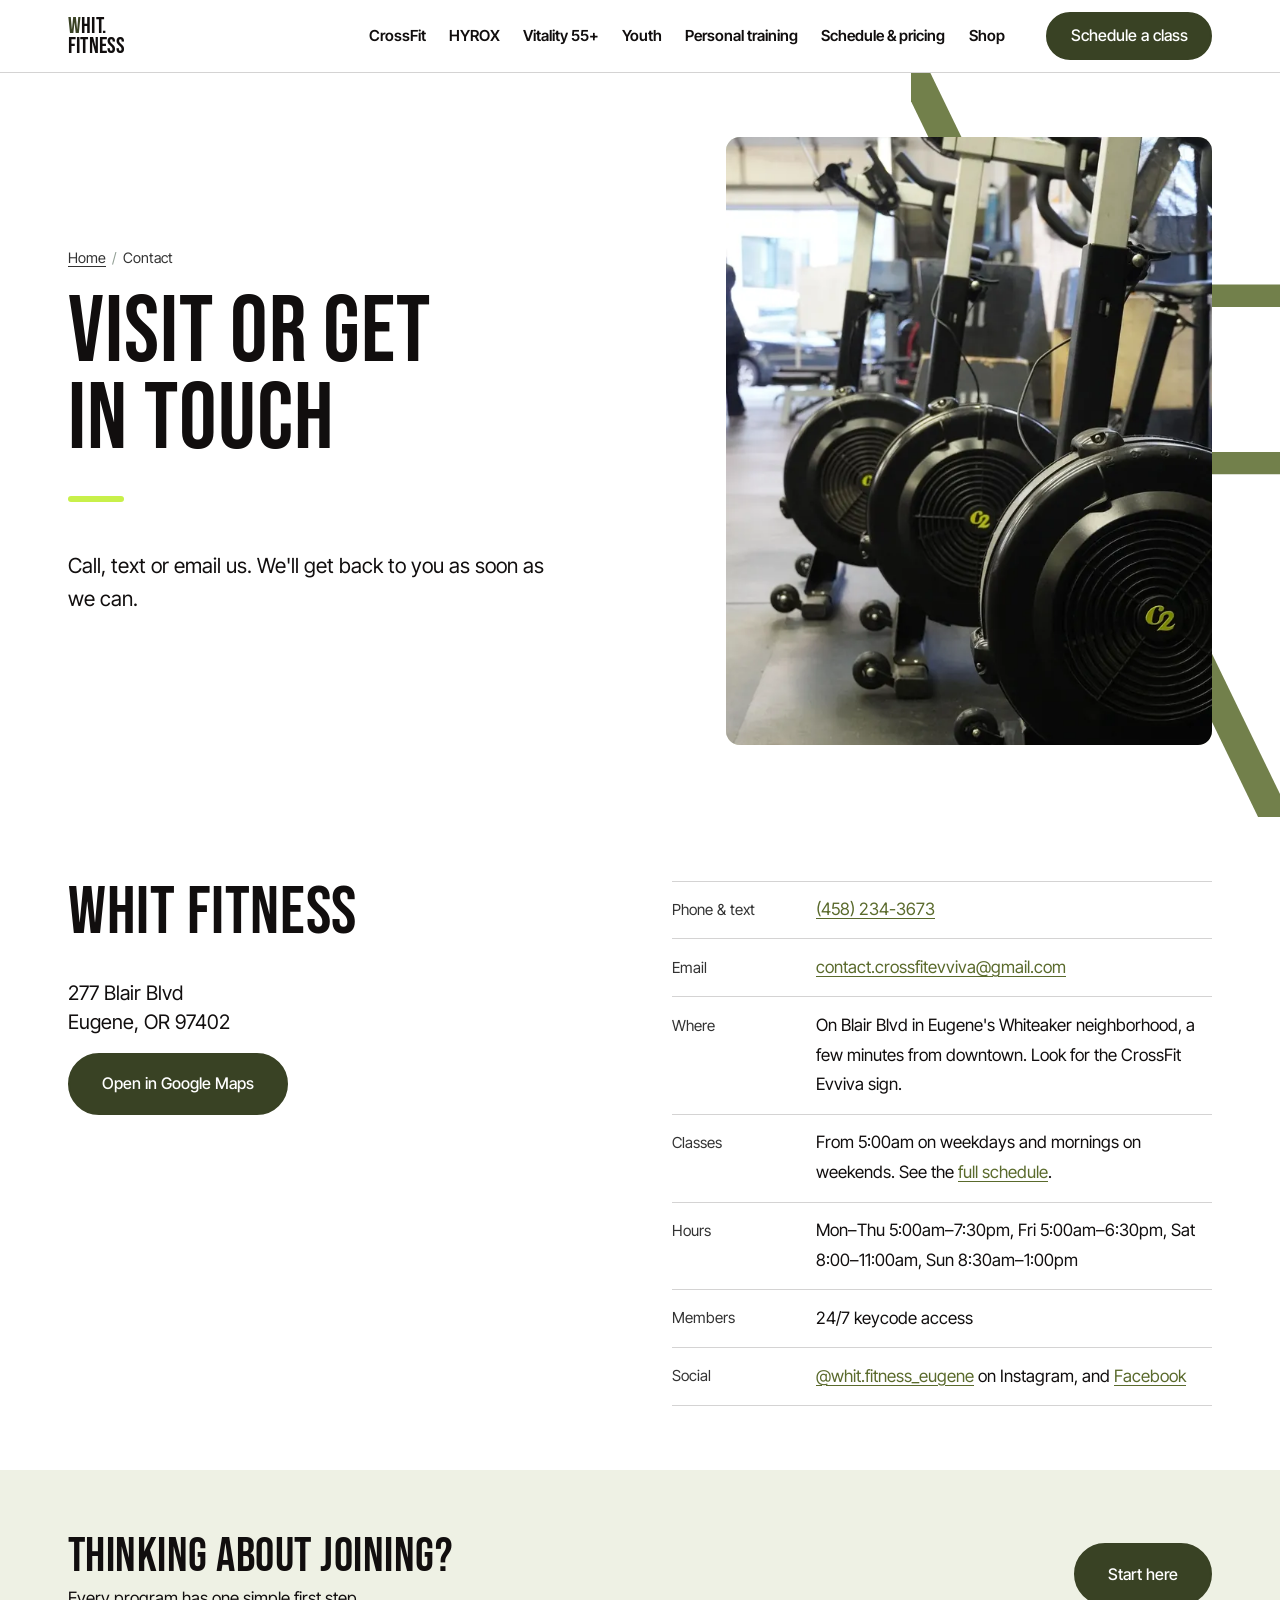
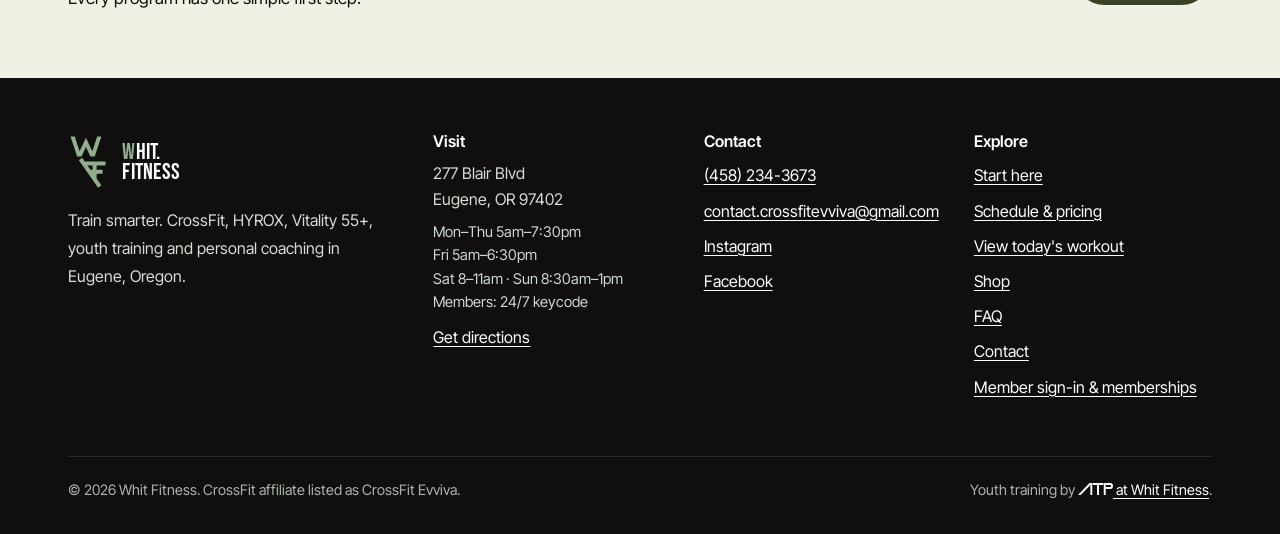
<file: contact.html>
<!doctype html>
<html lang="en">
<head>
<meta charset="utf-8">
<meta name="viewport" content="width=device-width, initial-scale=1">
<!--seo:start-->
<title>Contact &amp; Directions | Whit Fitness, 277 Blair Blvd, Eugene OR</title>
<meta name="description" content="Whit Fitness is at 277 Blair Blvd in the Whiteaker, Eugene, OR 97402. Call or text (458) 234-3673. Hours, parking and directions.">
<meta name="robots" content="index, follow, max-image-preview:large, max-snippet:-1, max-video-preview:-1">
<link rel="canonical" href="https://whit-fitness.com/contact">
<meta name="theme-color" content="#394224">
<meta name="format-detection" content="telephone=yes">
<meta property="og:type" content="website">
<meta property="og:site_name" content="Whit Fitness">
<meta property="og:locale" content="en_US">
<meta property="og:title" content="Contact &amp; Directions | Whit Fitness, 277 Blair Blvd, Eugene OR">
<meta property="og:description" content="Whit Fitness is at 277 Blair Blvd in the Whiteaker, Eugene, OR 97402. Call or text (458) 234-3673. Hours, parking and directions.">
<meta property="og:url" content="https://whit-fitness.com/contact">
<meta property="og:image" content="https://whit-fitness.com/assets/img/og.jpg">
<meta property="og:image:width" content="1200">
<meta property="og:image:height" content="630">
<meta property="og:image:alt" content="Whit Fitness, Train Smarter. CrossFit and HYROX gym in Eugene, Oregon.">
<meta property="business:contact_data:street_address" content="277 Blair Blvd">
<meta property="business:contact_data:locality" content="Eugene">
<meta property="business:contact_data:region" content="OR">
<meta property="business:contact_data:postal_code" content="97402">
<meta property="business:contact_data:country_name" content="USA">
<meta property="place:location:latitude" content="44.0569023">
<meta property="place:location:longitude" content="-123.1101159">
<meta name="twitter:card" content="summary_large_image">
<meta name="twitter:title" content="Contact &amp; Directions | Whit Fitness, 277 Blair Blvd, Eugene OR">
<meta name="twitter:description" content="Whit Fitness is at 277 Blair Blvd in the Whiteaker, Eugene, OR 97402. Call or text (458) 234-3673. Hours, parking and directions.">
<meta name="twitter:image" content="https://whit-fitness.com/assets/img/og.jpg">
<meta name="geo.region" content="US-OR">
<meta name="geo.placename" content="Eugene, Oregon">
<meta name="geo.position" content="44.0569023;-123.1101159">
<meta name="ICBM" content="44.0569023, -123.1101159">
<link rel="alternate" type="text/plain" title="LLM-readable summary" href="/llms.txt">
<link rel="sitemap" type="application/xml" href="/sitemap.xml">
<script type="application/ld+json">{"@context":"https://schema.org","@graph":[{"@type":["ExerciseGym","HealthClub"],"@id":"https://whit-fitness.com/#gym","name":"Whit Fitness","alternateName":["CrossFit Evviva","Whit Fitness Eugene","WHIT. FITNESS"],"description":"Whit Fitness (formerly CrossFit Evviva) is a coached CrossFit and HYROX gym in the Whiteaker neighborhood of Eugene, Oregon. Classes run from 5am to 6:30pm on weekdays plus weekend HYROX, with Vitality strength and balance classes for adults 55+, ATP youth athletic training, one-to-one personal training, open gym and 24/7 member access.","slogan":"Train Smarter.","url":"https://whit-fitness.com/","telephone":"+1-458-234-3673","email":"contact.crossfitevviva@gmail.com","image":["https://whit-fitness.com/assets/img/photos/hero.jpg","https://whit-fitness.com/assets/img/photos/gym.jpg","https://whit-fitness.com/assets/img/photos/crossfit.jpg","https://whit-fitness.com/assets/img/photos/hyrox.jpg","https://whit-fitness.com/assets/img/og.jpg"],"logo":{"@type":"ImageObject","url":"https://whit-fitness.com/assets/img/apple-touch-icon.png","width":180,"height":180},"address":{"@type":"PostalAddress","streetAddress":"277 Blair Blvd","addressLocality":"Eugene","addressRegion":"OR","postalCode":"97402","addressCountry":"US"},"geo":{"@type":"GeoCoordinates","latitude":44.0569023,"longitude":-123.1101159},"hasMap":"https://maps.google.com/?cid=10535944655785304145","openingHoursSpecification":[{"@type":"OpeningHoursSpecification","dayOfWeek":["https://schema.org/Monday","https://schema.org/Tuesday","https://schema.org/Wednesday","https://schema.org/Thursday"],"opens":"05:00","closes":"19:30"},{"@type":"OpeningHoursSpecification","dayOfWeek":["https://schema.org/Friday"],"opens":"05:00","closes":"18:30"},{"@type":"OpeningHoursSpecification","dayOfWeek":["https://schema.org/Saturday"],"opens":"08:00","closes":"11:00"},{"@type":"OpeningHoursSpecification","dayOfWeek":["https://schema.org/Sunday"],"opens":"08:30","closes":"13:00"}],"areaServed":[{"@type":"City","name":"Eugene","containedInPlace":{"@type":"State","name":"Oregon"}},{"@type":"City","name":"Springfield","containedInPlace":{"@type":"State","name":"Oregon"}},{"@type":"Place","name":"Whiteaker, Eugene"},{"@type":"AdministrativeArea","name":"Lane County, Oregon"}],"priceRange":"$25–$270","currenciesAccepted":"USD","paymentAccepted":"Credit card, Debit card","publicAccess":true,"isAccessibleForFree":false,"smokingAllowed":false,"knowsAbout":["CrossFit","HYROX","HYROX race training","Strength training","Olympic weightlifting","Functional fitness","Group fitness classes","Personal training","Fitness for older adults","Senior fitness","Balance training","Youth sports performance","Conditioning","Mobility","Open gym"],"keywords":"CrossFit Eugene, HYROX Eugene, gym Eugene Oregon, senior fitness Eugene, personal trainer Eugene, youth athletic training Eugene, Whiteaker gym","sameAs":["https://www.instagram.com/whit.fitness_eugene/","https://www.facebook.com/CrossFitEvviva","https://www.crossfit.com/gym/32/crossfit-evviva","https://maps.google.com/?cid=10535944655785304145"],"amenityFeature":[{"@type":"LocationFeatureSpecification","name":"24/7 member keycode access","value":true},{"@type":"LocationFeatureSpecification","name":"Showers","value":true},{"@type":"LocationFeatureSpecification","name":"Lockers","value":true},{"@type":"LocationFeatureSpecification","name":"Changing room","value":true},{"@type":"LocationFeatureSpecification","name":"Lounge and Wi-Fi work space","value":true},{"@type":"LocationFeatureSpecification","name":"Kids' room","value":true},{"@type":"LocationFeatureSpecification","name":"Childcare Mon/Wed/Fri 9am","value":true},{"@type":"LocationFeatureSpecification","name":"50 feet of turf for sled work","value":true},{"@type":"LocationFeatureSpecification","name":"12 rowers, 3 SkiErgs and 9 Echo bikes","value":true}],"hasOfferCatalog":{"@type":"OfferCatalog","@id":"https://whit-fitness.com/schedule#pricing","name":"Whit Fitness memberships and passes","itemListElement":[{"@type":"Offer","name":"Unlimited membership","price":"160.00","priceCurrency":"USD","availability":"https://schema.org/InStock","url":"https://crossfitevviva.wodify.com/OnlineSalesPage/Main?q=Memberships","priceSpecification":{"@type":"UnitPriceSpecification","price":"160.00","priceCurrency":"USD","unitText":"month","referenceQuantity":{"@type":"QuantitativeValue","value":1,"unitCode":"MON"}},"description":"Unlimited CrossFit and HYROX classes plus open gym and 24/7 keycode access."},{"@type":"Offer","name":"Couples unlimited membership","price":"270.00","priceCurrency":"USD","availability":"https://schema.org/InStock","url":"https://crossfitevviva.wodify.com/OnlineSalesPage/Main?q=Memberships","priceSpecification":{"@type":"UnitPriceSpecification","price":"270.00","priceCurrency":"USD","unitText":"month","referenceQuantity":{"@type":"QuantitativeValue","value":1,"unitCode":"MON"}}},{"@type":"Offer","name":"HYROX membership, 2 classes per week","price":"120.00","priceCurrency":"USD","availability":"https://schema.org/InStock","url":"https://crossfitevviva.wodify.com/OnlineSalesPage/Main?q=Memberships","priceSpecification":{"@type":"UnitPriceSpecification","price":"120.00","priceCurrency":"USD","unitText":"month","referenceQuantity":{"@type":"QuantitativeValue","value":1,"unitCode":"MON"}}},{"@type":"Offer","name":"Open gym membership","price":"100.00","priceCurrency":"USD","availability":"https://schema.org/InStock","url":"https://crossfitevviva.wodify.com/OnlineSalesPage/Main?q=Memberships","priceSpecification":{"@type":"UnitPriceSpecification","price":"100.00","priceCurrency":"USD","unitText":"month","referenceQuantity":{"@type":"QuantitativeValue","value":1,"unitCode":"MON"}},"description":"24/7 keycode access to the gym outside of coached classes."},{"@type":"Offer","name":"Drop-in class","price":"25.00","priceCurrency":"USD","availability":"https://schema.org/InStock","url":"https://crossfitevviva.wodify.com/OnlineSalesPage/Main?q=Classes%7CLocationId%3D656"},{"@type":"Offer","name":"One-week pass","price":"60.00","priceCurrency":"USD","availability":"https://schema.org/InStock","url":"https://crossfitevviva.wodify.com/OnlineSalesPage/Main?q=Classes%7CLocationId%3D656"},{"@type":"Offer","name":"On-Ramp session (one-to-one intro)","price":"50.00","priceCurrency":"USD","availability":"https://schema.org/InStock","url":"https://crossfitevviva.wodify.com/OnlineSalesPortal/PaymentPlans.aspx?LocationId=656&OnlineMembershipId=286469","description":"Required before joining CrossFit classes if you are new to CrossFit. $60 for a couple."},{"@type":"Offer","name":"Free first HYROX class","price":"0.00","priceCurrency":"USD","availability":"https://schema.org/InStock","url":"https://crossfitevviva.wodify.com/OnlineSalesPortal/ViewSchedule.aspx?LocationId=656&OnlineMembershipId=3065"},{"@type":"Offer","name":"Free personal training consultation","price":"0.00","priceCurrency":"USD","availability":"https://schema.org/InStock","url":"https://crossfitevviva.wodify.com/OnlineSalesPortal/PaymentPlans.aspx?LocationId=656&OnlineMembershipId=286631"}]},"makesOffer":[{"@type":"Offer","itemOffered":{"@id":"https://whit-fitness.com/crossfit#service"}},{"@type":"Offer","itemOffered":{"@id":"https://whit-fitness.com/hyrox#service"}},{"@type":"Offer","itemOffered":{"@id":"https://whit-fitness.com/personal-training#service"}},{"@type":"Offer","itemOffered":{"@id":"https://whit-fitness.com/vitality#service"}},{"@type":"Offer","itemOffered":{"@id":"https://whit-fitness.com/youth#service"}},{"@type":"Offer","itemOffered":{"@id":"https://whit-fitness.com/schedule#open-gym"}}],"potentialAction":{"@type":"ReserveAction","name":"Book a class","target":{"@type":"EntryPoint","urlTemplate":"https://crossfitevviva.wodify.com/OnlineSalesPage/Main?q=Classes%7CLocationId%3D656","actionPlatform":["https://schema.org/DesktopWebPlatform","https://schema.org/MobileWebPlatform"]},"result":{"@type":"Reservation","name":"Class booking"}},"contactPoint":{"@type":"ContactPoint","contactType":"customer service","telephone":"+1-458-234-3673","email":"contact.crossfitevviva@gmail.com","areaServed":"US","availableLanguage":"English"}},{"@type":"WebSite","@id":"https://whit-fitness.com/#website","url":"https://whit-fitness.com/","name":"Whit Fitness","alternateName":["CrossFit Evviva","Whit Fitness Eugene"],"publisher":{"@id":"https://whit-fitness.com/#gym"},"inLanguage":"en-US"},{"@type":"ContactPage","@id":"https://whit-fitness.com/contact#webpage","url":"https://whit-fitness.com/contact","name":"Contact & Directions | Whit Fitness, 277 Blair Blvd, Eugene OR","description":"Whit Fitness is at 277 Blair Blvd in the Whiteaker, Eugene, OR 97402. Call or text (458) 234-3673. Hours, parking and directions.","isPartOf":{"@id":"https://whit-fitness.com/#website"},"about":{"@id":"https://whit-fitness.com/#gym"},"inLanguage":"en-US","dateModified":"2026-10-27","primaryImageOfPage":{"@type":"ImageObject","url":"https://whit-fitness.com/assets/img/photos/gym.jpg"},"breadcrumb":{"@id":"https://whit-fitness.com/contact#breadcrumb"},"mainEntity":{"@id":"https://whit-fitness.com/#gym"}},{"@type":"BreadcrumbList","@id":"https://whit-fitness.com/contact#breadcrumb","itemListElement":[{"@type":"ListItem","position":1,"name":"Home","item":"https://whit-fitness.com/"},{"@type":"ListItem","position":2,"name":"Contact","item":"https://whit-fitness.com/contact"}]}]}</script>
<!--seo:end-->
<link rel="icon" href="/favicon.ico?v=2" sizes="48x48">
<link rel="icon" href="/favicon.svg?v=2" type="image/svg+xml">
<link rel="icon" href="/assets/img/favicon-32.png?v=2" type="image/png" sizes="32x32">
<link rel="apple-touch-icon" href="/assets/img/apple-touch-icon.png?v=2">
<link rel="manifest" href="/site.webmanifest">
<link rel="preload" href="/assets/fonts/bebas-neue.woff2" as="font" type="font/woff2" crossorigin>
<link rel="preload" href="/assets/fonts/inter-tight.woff2" as="font" type="font/woff2" crossorigin>
<link rel="stylesheet" href="/assets/site.css?v=44101610">
</head>
<body>
<a class="skip" href="#main">Skip to content</a>
<header class="site-header">
  <div class="wrap header-inner">
    <a class="wordmark" href="/" aria-label="Whit Fitness home"><span><span class="w">W</span>HIT.</span><span>FITNESS</span></a>
    <nav class="nav" aria-label="Main"><a href="/crossfit">CrossFit</a><a href="/hyrox">HYROX</a><a href="/vitality">Vitality 55+</a><a href="/youth">Youth</a><a href="/personal-training">Personal training</a><a href="/schedule">Schedule &amp; pricing</a><a href="/shop">Shop</a></nav>
    <a class="btn header-cta" href="https://crossfitevviva.wodify.com/OnlineSalesPage/Main?q=Classes%7CLocationId%3D656" rel="noopener">Schedule a class</a>
    <button class="menu-btn" type="button" aria-expanded="false" aria-controls="mobile-nav"><span class="bars" aria-hidden="true"></span>Menu</button>
  </div>
  <div class="mobile-nav" id="mobile-nav" data-open="false">
    <nav class="wrap" aria-label="Main (mobile)"><ul><li><a href="/crossfit">CrossFit</a></li><li><a href="/hyrox">HYROX</a></li><li><a href="/vitality">Vitality 55+</a></li><li><a href="/youth">Youth</a></li><li><a href="/personal-training">Personal training</a></li><li><a href="/schedule">Schedule &amp; pricing</a></li><li><a href="/shop">Shop</a></li><li><a href="/faq">FAQ</a></li><li><a href="/contact" aria-current="page">Contact</a></li></ul><a class="btn" href="https://crossfitevviva.wodify.com/OnlineSalesPage/Main?q=Classes%7CLocationId%3D656" rel="noopener">Schedule a class</a></nav>
  </div>
</header>
<main id="main">
<section class="page-hero">
  <svg class="stroke-art" viewBox="0 0 400 600" preserveAspectRatio="xMidYMid slice" aria-hidden="true" focusable="false"><line x1="40" y1="-20" x2="360" y2="640" stroke-width="16"/><line x1="96" y1="200" x2="330" y2="200" stroke-width="12"/><line x1="150" y1="290" x2="320" y2="290" stroke-width="12"/></svg>
  <div class="wrap page-hero-grid">
    <div>
      <nav class="crumbs" aria-label="Breadcrumb"><ol><li><a href="/">Home</a></li><li aria-current="page">Contact</li></ol></nav>
      <h1>Visit or get in touch</h1>
      <p class="lede">Call, text or email us. We'll get back to you as soon as we can.</p>
      
    </div>
    <div class="photo"><img src="/assets/img/photos/gym-960.webp" srcset="/assets/img/photos/gym-320.webp 320w, /assets/img/photos/gym-640.webp 640w, /assets/img/photos/gym-960.webp 960w, /assets/img/photos/gym-1280.webp 1280w, /assets/img/photos/gym-1333.webp 1333w" sizes="(min-width: 900px) 50vw, 100vw" alt="A row of Concept2 BikeErgs ready for class at Whit Fitness" width="1333" height="2000" style="object-position:50% 55%" fetchpriority="high" decoding="async"></div>
  </div>
</section><section class="section-tight"><div class="wrap location">
  <div>
    <h2>Whit Fitness</h2>
    <address class="address">277 Blair Blvd<br>Eugene, OR 97402</address>
    <div class="btn-row" style="margin-top:0"><a class="btn" href="https://maps.google.com/?cid=10535944655785304145" rel="noopener">Open in Google Maps</a></div>
  </div>
  <ul class="facts">
    <li><span class="k">Phone &amp; text</span><span><a href="tel:+14582343673">(458) 234-3673</a></span></li>
    <li><span class="k">Email</span><span><a href="mailto:contact.crossfitevviva@gmail.com">contact.crossfitevviva@gmail.com</a></span></li>
    <li><span class="k">Where</span><span>On Blair Blvd in Eugene's Whiteaker neighborhood, a few minutes from downtown. Look for the CrossFit Evviva sign.</span></li>
    <li><span class="k">Classes</span><span>From 5:00am on weekdays and mornings on weekends. See the <a href="/schedule">full schedule</a>.</span></li>
    <li><span class="k">Hours</span><span>Mon–Thu 5:00am–7:30pm, Fri 5:00am–6:30pm, Sat 8:00–11:00am, Sun 8:30am–1:00pm</span></li>
    <li><span class="k">Members</span><span>24/7 keycode access</span></li>
    <li><span class="k">Social</span><span><a href="https://www.instagram.com/whit.fitness_eugene/" rel="noopener">@whit.fitness_eugene</a> on Instagram, and <a href="https://www.facebook.com/CrossFitEvviva" rel="noopener">Facebook</a></span></li>
  </ul>
</div></section>
<section class="band section-tight"><div class="wrap cta-band"><div><h2>Thinking about joining?</h2><p>Every program has one simple first step.</p></div><a class="btn" href="/start">Start here</a></div></section>
</main>
<footer class="site-footer">
  <div class="wrap">
    <div class="footer-grid">
      <div>
        <div class="footer-mark"><svg viewBox="0 0 480 674" aria-hidden="true" focusable="false"><path d="M268.77,270.00 L320.60,270.00 L400.60,30.00 L350.00,30.00 L291.49,205.54 L215.30,43.64 L139.11,205.54 L80.60,30.00 L30.00,30.00 L110.00,270.00 L161.82,270.00 L215.30,156.36 L268.77,270.00 Z M295.30,330.00 L200.46,330.00 L169.99,286.28 L130.61,313.72 L360.61,643.72 L399.99,616.28 L343.30,534.94 L343.30,478.00 L415.30,478.00 L415.30,430.00 L343.30,430.00 L343.30,378.00 L450.30,378.00 L450.30,330.00 L343.30,330.00 L295.30,330.00 Z M295.30,430.00 L270.16,430.00 L233.92,378.00 L295.30,378.00 L295.30,430.00 Z" fill="currentColor" fill-rule="evenodd"/></svg><a class="wordmark" href="/"><span><span class="w">W</span>HIT.</span><span>FITNESS</span></a></div>
        <p>Train smarter. CrossFit, HYROX, Vitality 55+, youth training and personal coaching in Eugene, Oregon.</p>
      </div>
      <div>
        <h2>Visit</h2>
        <address>277 Blair Blvd<br>Eugene, OR 97402</address>
        <p class="foot-hours">Mon–Thu 5am–7:30pm<br>Fri 5am–6:30pm<br>Sat 8–11am · Sun 8:30am–1pm<br>Members: 24/7 keycode</p>
        <p><a href="https://maps.google.com/?cid=10535944655785304145" rel="noopener">Get directions</a></p>
      </div>
      <div>
        <h2>Contact</h2>
        <ul>
          <li><a href="tel:+14582343673">(458) 234-3673</a></li>
          <li><a href="mailto:contact.crossfitevviva@gmail.com">contact.crossfitevviva@gmail.com</a></li>
          <li><a href="https://www.instagram.com/whit.fitness_eugene/" rel="noopener">Instagram</a></li>
          <li><a href="https://www.facebook.com/CrossFitEvviva" rel="noopener">Facebook</a></li>
        </ul>
      </div>
      <div>
        <h2>Explore</h2>
        <ul>
          <li><a href="/start">Start here</a></li>
          <li><a href="/schedule">Schedule &amp; pricing</a></li>
          <li><a href="/workout">View today's workout</a></li>
          
          <li><a href="/shop">Shop</a></li>
          <li><a href="/faq">FAQ</a></li>
          <li><a href="/contact">Contact</a></li>
          <li><a href="https://crossfitevviva.wodify.com/OnlineSalesPage/Main?q=Memberships" rel="noopener">Member sign-in &amp; memberships</a></li>
        </ul>
      </div>
    </div>
    <div class="footer-base">
      <span>&copy; <span data-year>2026</span> Whit Fitness. CrossFit affiliate listed as CrossFit Evviva.</span>
      <span>Youth training by <a class="atp-foot" href="/youth"><img src="/assets/img/atp/atp-mark-white.svg" alt="ATP" width="40" height="13" loading="lazy" decoding="async"> at Whit Fitness</a>.</span>
    </div>
  </div>
</footer>
<script src="/assets/site.js?v=44101610" defer></script>
</body>
</html>
</file>
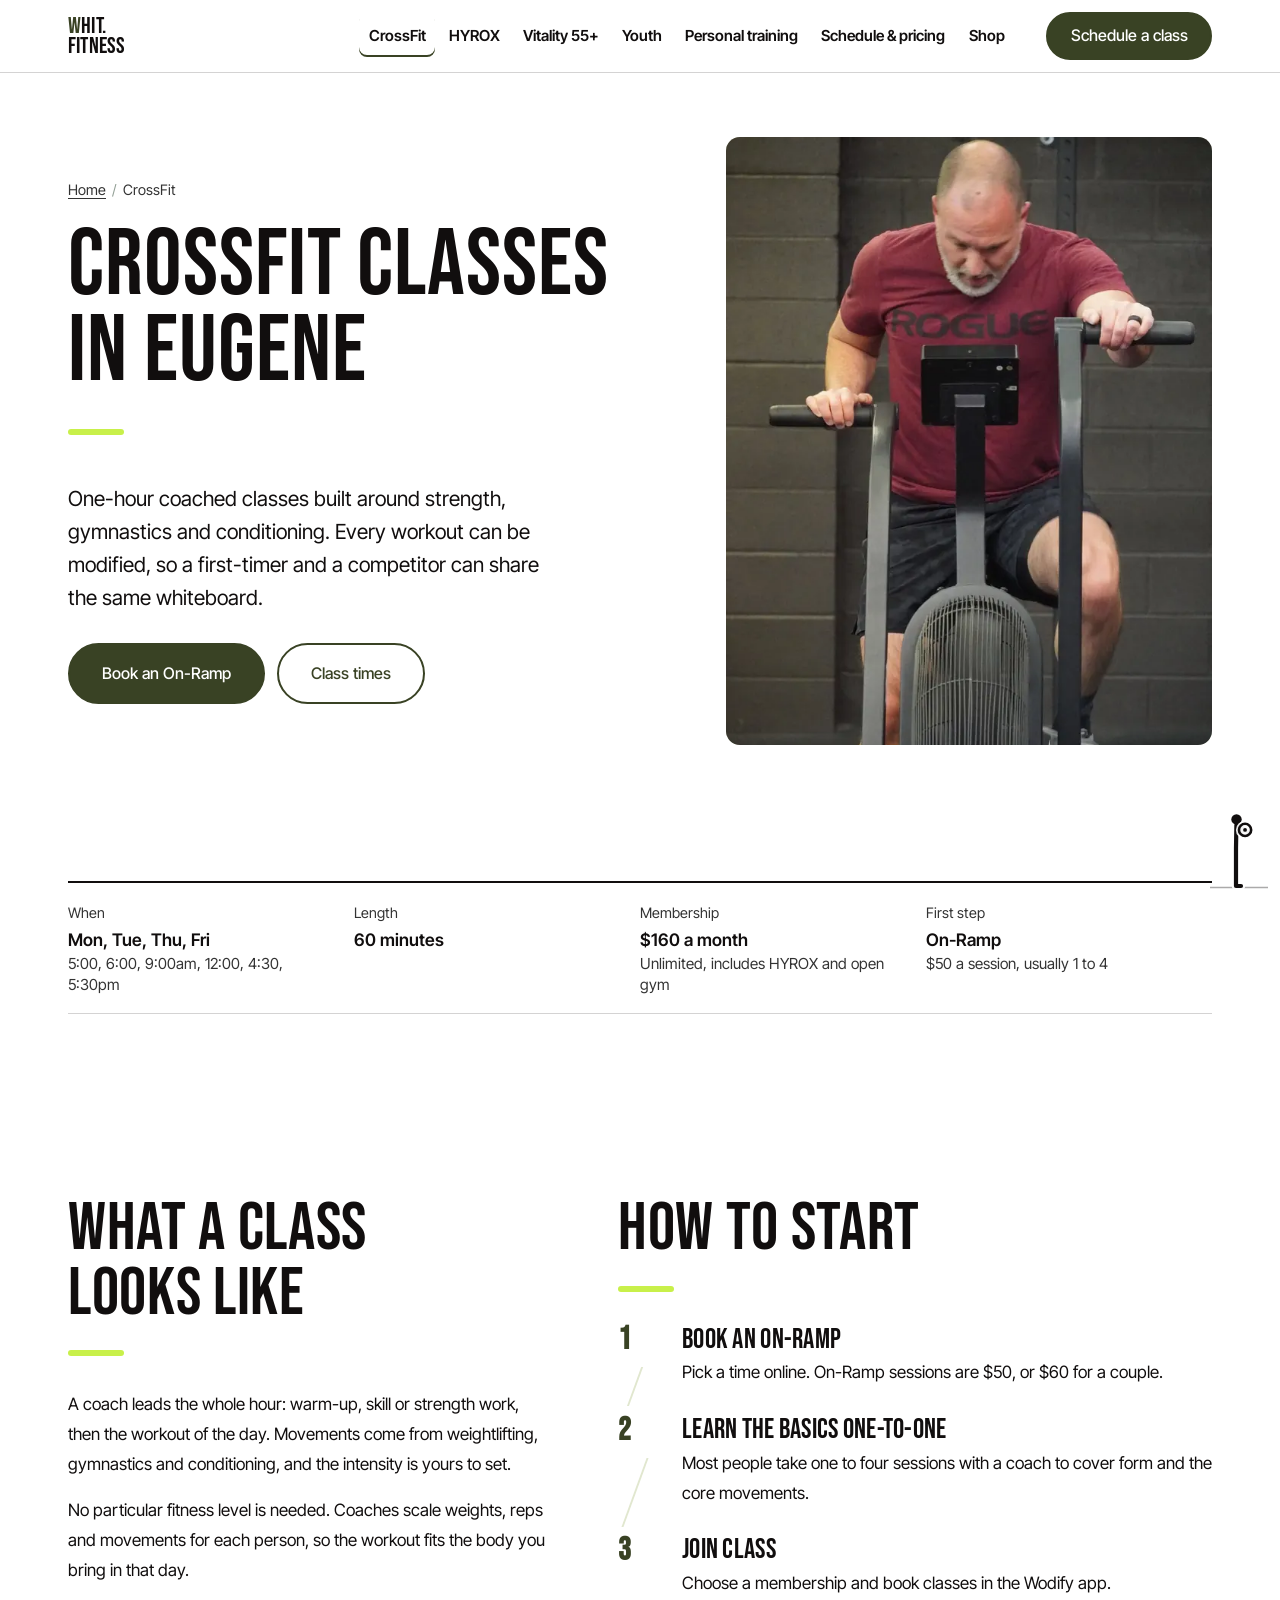
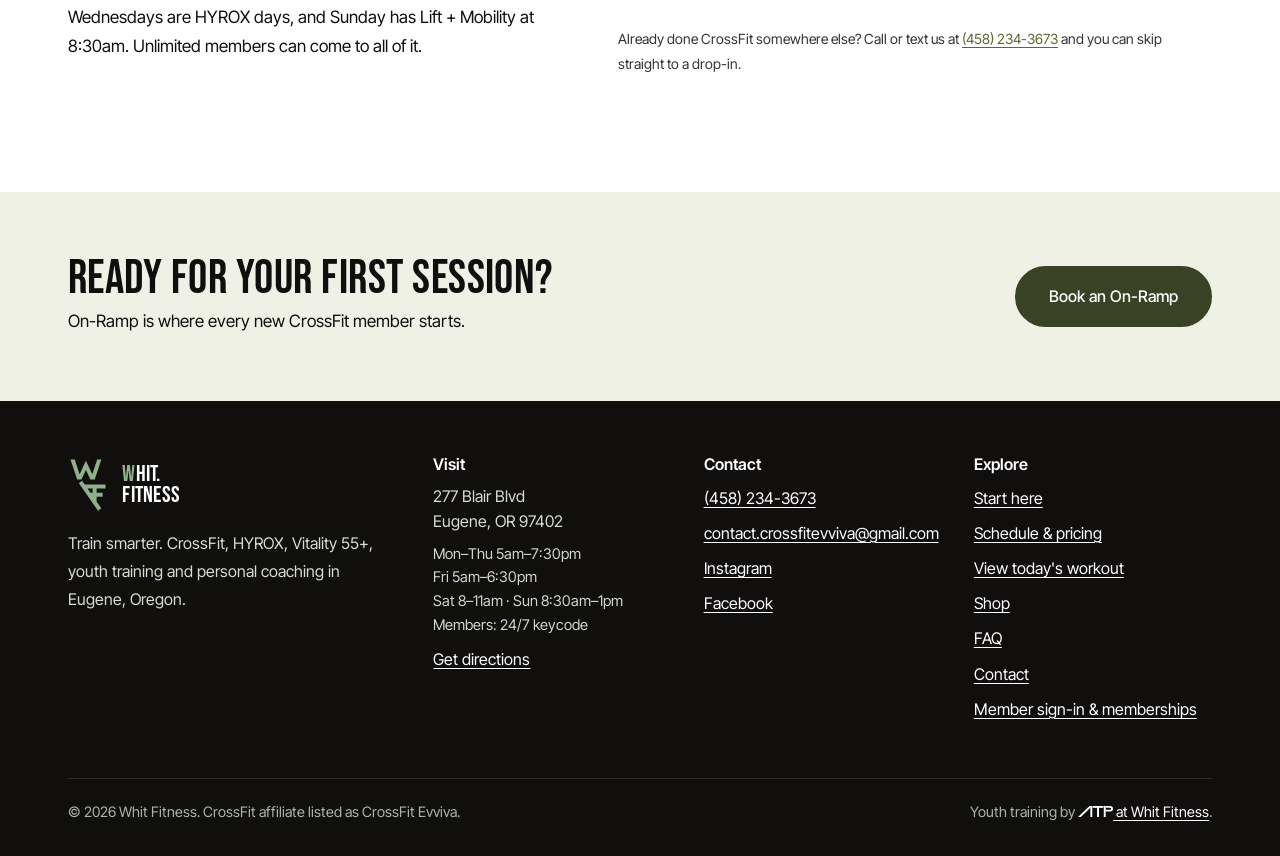
<file: crossfit.html>
<!doctype html>
<html lang="en">
<head>
<meta charset="utf-8">
<meta name="viewport" content="width=device-width, initial-scale=1">
<!--seo:start-->
<title>CrossFit Classes in Eugene, OR | Whit Fitness</title>
<meta name="description" content="Coached CrossFit classes in Eugene, OR at 5, 6 and 9am, noon, 4:30 and 5:30pm. Scaled for every level. Start with a one-to-one On-Ramp session.">
<meta name="robots" content="index, follow, max-image-preview:large, max-snippet:-1, max-video-preview:-1">
<link rel="canonical" href="https://whit-fitness.com/crossfit">
<meta name="theme-color" content="#394224">
<meta name="format-detection" content="telephone=yes">
<meta property="og:type" content="website">
<meta property="og:site_name" content="Whit Fitness">
<meta property="og:locale" content="en_US">
<meta property="og:title" content="CrossFit Classes in Eugene, OR | Whit Fitness">
<meta property="og:description" content="Coached CrossFit classes in Eugene, OR at 5, 6 and 9am, noon, 4:30 and 5:30pm. Scaled for every level. Start with a one-to-one On-Ramp session.">
<meta property="og:url" content="https://whit-fitness.com/crossfit">
<meta property="og:image" content="https://whit-fitness.com/assets/img/og.jpg">
<meta property="og:image:width" content="1200">
<meta property="og:image:height" content="630">
<meta property="og:image:alt" content="Whit Fitness, Train Smarter. CrossFit and HYROX gym in Eugene, Oregon.">
<meta property="business:contact_data:street_address" content="277 Blair Blvd">
<meta property="business:contact_data:locality" content="Eugene">
<meta property="business:contact_data:region" content="OR">
<meta property="business:contact_data:postal_code" content="97402">
<meta property="business:contact_data:country_name" content="USA">
<meta property="place:location:latitude" content="44.0569023">
<meta property="place:location:longitude" content="-123.1101159">
<meta name="twitter:card" content="summary_large_image">
<meta name="twitter:title" content="CrossFit Classes in Eugene, OR | Whit Fitness">
<meta name="twitter:description" content="Coached CrossFit classes in Eugene, OR at 5, 6 and 9am, noon, 4:30 and 5:30pm. Scaled for every level. Start with a one-to-one On-Ramp session.">
<meta name="twitter:image" content="https://whit-fitness.com/assets/img/og.jpg">
<meta name="geo.region" content="US-OR">
<meta name="geo.placename" content="Eugene, Oregon">
<meta name="geo.position" content="44.0569023;-123.1101159">
<meta name="ICBM" content="44.0569023, -123.1101159">
<link rel="alternate" type="text/plain" title="LLM-readable summary" href="/llms.txt">
<link rel="sitemap" type="application/xml" href="/sitemap.xml">
<script type="application/ld+json">{"@context":"https://schema.org","@graph":[{"@type":["ExerciseGym","HealthClub"],"@id":"https://whit-fitness.com/#gym","name":"Whit Fitness","alternateName":["CrossFit Evviva","Whit Fitness Eugene","WHIT. FITNESS"],"description":"Whit Fitness (formerly CrossFit Evviva) is a coached CrossFit and HYROX gym in the Whiteaker neighborhood of Eugene, Oregon. Classes run from 5am to 6:30pm on weekdays plus weekend HYROX, with Vitality strength and balance classes for adults 55+, ATP youth athletic training, one-to-one personal training, open gym and 24/7 member access.","slogan":"Train Smarter.","url":"https://whit-fitness.com/","telephone":"+1-458-234-3673","email":"contact.crossfitevviva@gmail.com","image":["https://whit-fitness.com/assets/img/photos/hero.jpg","https://whit-fitness.com/assets/img/photos/gym.jpg","https://whit-fitness.com/assets/img/photos/crossfit.jpg","https://whit-fitness.com/assets/img/photos/hyrox.jpg","https://whit-fitness.com/assets/img/og.jpg"],"logo":{"@type":"ImageObject","url":"https://whit-fitness.com/assets/img/apple-touch-icon.png","width":180,"height":180},"address":{"@type":"PostalAddress","streetAddress":"277 Blair Blvd","addressLocality":"Eugene","addressRegion":"OR","postalCode":"97402","addressCountry":"US"},"geo":{"@type":"GeoCoordinates","latitude":44.0569023,"longitude":-123.1101159},"hasMap":"https://maps.google.com/?cid=10535944655785304145","openingHoursSpecification":[{"@type":"OpeningHoursSpecification","dayOfWeek":["https://schema.org/Monday","https://schema.org/Tuesday","https://schema.org/Wednesday","https://schema.org/Thursday"],"opens":"05:00","closes":"19:30"},{"@type":"OpeningHoursSpecification","dayOfWeek":["https://schema.org/Friday"],"opens":"05:00","closes":"18:30"},{"@type":"OpeningHoursSpecification","dayOfWeek":["https://schema.org/Saturday"],"opens":"08:00","closes":"11:00"},{"@type":"OpeningHoursSpecification","dayOfWeek":["https://schema.org/Sunday"],"opens":"08:30","closes":"13:00"}],"areaServed":[{"@type":"City","name":"Eugene","containedInPlace":{"@type":"State","name":"Oregon"}},{"@type":"City","name":"Springfield","containedInPlace":{"@type":"State","name":"Oregon"}},{"@type":"Place","name":"Whiteaker, Eugene"},{"@type":"AdministrativeArea","name":"Lane County, Oregon"}],"priceRange":"$25–$270","currenciesAccepted":"USD","paymentAccepted":"Credit card, Debit card","publicAccess":true,"isAccessibleForFree":false,"smokingAllowed":false,"knowsAbout":["CrossFit","HYROX","HYROX race training","Strength training","Olympic weightlifting","Functional fitness","Group fitness classes","Personal training","Fitness for older adults","Senior fitness","Balance training","Youth sports performance","Conditioning","Mobility","Open gym"],"keywords":"CrossFit Eugene, HYROX Eugene, gym Eugene Oregon, senior fitness Eugene, personal trainer Eugene, youth athletic training Eugene, Whiteaker gym","sameAs":["https://www.instagram.com/whit.fitness_eugene/","https://www.facebook.com/CrossFitEvviva","https://www.crossfit.com/gym/32/crossfit-evviva","https://maps.google.com/?cid=10535944655785304145"],"amenityFeature":[{"@type":"LocationFeatureSpecification","name":"24/7 member keycode access","value":true},{"@type":"LocationFeatureSpecification","name":"Showers","value":true},{"@type":"LocationFeatureSpecification","name":"Lockers","value":true},{"@type":"LocationFeatureSpecification","name":"Changing room","value":true},{"@type":"LocationFeatureSpecification","name":"Lounge and Wi-Fi work space","value":true},{"@type":"LocationFeatureSpecification","name":"Kids' room","value":true},{"@type":"LocationFeatureSpecification","name":"Childcare Mon/Wed/Fri 9am","value":true},{"@type":"LocationFeatureSpecification","name":"50 feet of turf for sled work","value":true},{"@type":"LocationFeatureSpecification","name":"12 rowers, 3 SkiErgs and 9 Echo bikes","value":true}],"hasOfferCatalog":{"@type":"OfferCatalog","@id":"https://whit-fitness.com/schedule#pricing","name":"Whit Fitness memberships and passes","itemListElement":[{"@type":"Offer","name":"Unlimited membership","price":"160.00","priceCurrency":"USD","availability":"https://schema.org/InStock","url":"https://crossfitevviva.wodify.com/OnlineSalesPage/Main?q=Memberships","priceSpecification":{"@type":"UnitPriceSpecification","price":"160.00","priceCurrency":"USD","unitText":"month","referenceQuantity":{"@type":"QuantitativeValue","value":1,"unitCode":"MON"}},"description":"Unlimited CrossFit and HYROX classes plus open gym and 24/7 keycode access."},{"@type":"Offer","name":"Couples unlimited membership","price":"270.00","priceCurrency":"USD","availability":"https://schema.org/InStock","url":"https://crossfitevviva.wodify.com/OnlineSalesPage/Main?q=Memberships","priceSpecification":{"@type":"UnitPriceSpecification","price":"270.00","priceCurrency":"USD","unitText":"month","referenceQuantity":{"@type":"QuantitativeValue","value":1,"unitCode":"MON"}}},{"@type":"Offer","name":"HYROX membership, 2 classes per week","price":"120.00","priceCurrency":"USD","availability":"https://schema.org/InStock","url":"https://crossfitevviva.wodify.com/OnlineSalesPage/Main?q=Memberships","priceSpecification":{"@type":"UnitPriceSpecification","price":"120.00","priceCurrency":"USD","unitText":"month","referenceQuantity":{"@type":"QuantitativeValue","value":1,"unitCode":"MON"}}},{"@type":"Offer","name":"Open gym membership","price":"100.00","priceCurrency":"USD","availability":"https://schema.org/InStock","url":"https://crossfitevviva.wodify.com/OnlineSalesPage/Main?q=Memberships","priceSpecification":{"@type":"UnitPriceSpecification","price":"100.00","priceCurrency":"USD","unitText":"month","referenceQuantity":{"@type":"QuantitativeValue","value":1,"unitCode":"MON"}},"description":"24/7 keycode access to the gym outside of coached classes."},{"@type":"Offer","name":"Drop-in class","price":"25.00","priceCurrency":"USD","availability":"https://schema.org/InStock","url":"https://crossfitevviva.wodify.com/OnlineSalesPage/Main?q=Classes%7CLocationId%3D656"},{"@type":"Offer","name":"One-week pass","price":"60.00","priceCurrency":"USD","availability":"https://schema.org/InStock","url":"https://crossfitevviva.wodify.com/OnlineSalesPage/Main?q=Classes%7CLocationId%3D656"},{"@type":"Offer","name":"On-Ramp session (one-to-one intro)","price":"50.00","priceCurrency":"USD","availability":"https://schema.org/InStock","url":"https://crossfitevviva.wodify.com/OnlineSalesPortal/PaymentPlans.aspx?LocationId=656&OnlineMembershipId=286469","description":"Required before joining CrossFit classes if you are new to CrossFit. $60 for a couple."},{"@type":"Offer","name":"Free first HYROX class","price":"0.00","priceCurrency":"USD","availability":"https://schema.org/InStock","url":"https://crossfitevviva.wodify.com/OnlineSalesPortal/ViewSchedule.aspx?LocationId=656&OnlineMembershipId=3065"},{"@type":"Offer","name":"Free personal training consultation","price":"0.00","priceCurrency":"USD","availability":"https://schema.org/InStock","url":"https://crossfitevviva.wodify.com/OnlineSalesPortal/PaymentPlans.aspx?LocationId=656&OnlineMembershipId=286631"}]},"makesOffer":[{"@type":"Offer","itemOffered":{"@id":"https://whit-fitness.com/crossfit#service"}},{"@type":"Offer","itemOffered":{"@id":"https://whit-fitness.com/hyrox#service"}},{"@type":"Offer","itemOffered":{"@id":"https://whit-fitness.com/personal-training#service"}},{"@type":"Offer","itemOffered":{"@id":"https://whit-fitness.com/vitality#service"}},{"@type":"Offer","itemOffered":{"@id":"https://whit-fitness.com/youth#service"}},{"@type":"Offer","itemOffered":{"@id":"https://whit-fitness.com/schedule#open-gym"}}],"potentialAction":{"@type":"ReserveAction","name":"Book a class","target":{"@type":"EntryPoint","urlTemplate":"https://crossfitevviva.wodify.com/OnlineSalesPage/Main?q=Classes%7CLocationId%3D656","actionPlatform":["https://schema.org/DesktopWebPlatform","https://schema.org/MobileWebPlatform"]},"result":{"@type":"Reservation","name":"Class booking"}},"contactPoint":{"@type":"ContactPoint","contactType":"customer service","telephone":"+1-458-234-3673","email":"contact.crossfitevviva@gmail.com","areaServed":"US","availableLanguage":"English"}},{"@type":"WebSite","@id":"https://whit-fitness.com/#website","url":"https://whit-fitness.com/","name":"Whit Fitness","alternateName":["CrossFit Evviva","Whit Fitness Eugene"],"publisher":{"@id":"https://whit-fitness.com/#gym"},"inLanguage":"en-US"},{"@type":"WebPage","@id":"https://whit-fitness.com/crossfit#webpage","url":"https://whit-fitness.com/crossfit","name":"CrossFit Classes in Eugene, OR | Whit Fitness","description":"Coached CrossFit classes in Eugene, OR at 5, 6 and 9am, noon, 4:30 and 5:30pm. Scaled for every level. Start with a one-to-one On-Ramp session.","isPartOf":{"@id":"https://whit-fitness.com/#website"},"about":{"@id":"https://whit-fitness.com/#gym"},"inLanguage":"en-US","dateModified":"2026-10-27","primaryImageOfPage":{"@type":"ImageObject","url":"https://whit-fitness.com/assets/img/photos/crossfit.jpg"},"breadcrumb":{"@id":"https://whit-fitness.com/crossfit#breadcrumb"},"mainEntity":{"@id":"https://whit-fitness.com/crossfit#service"}},{"@type":"BreadcrumbList","@id":"https://whit-fitness.com/crossfit#breadcrumb","itemListElement":[{"@type":"ListItem","position":1,"name":"Home","item":"https://whit-fitness.com/"},{"@type":"ListItem","position":2,"name":"CrossFit","item":"https://whit-fitness.com/crossfit"}]},{"@type":"Service","@id":"https://whit-fitness.com/crossfit#service","name":"CrossFit classes","serviceType":"CrossFit group fitness class","description":"Coached one-hour CrossFit classes in Eugene, OR, scaled for every level. Weightlifting, gymnastics and conditioning. New members start with On-Ramp.","url":"https://whit-fitness.com/crossfit","image":"https://whit-fitness.com/assets/img/photos/crossfit.jpg","hoursAvailable":[{"@type":"OpeningHoursSpecification","dayOfWeek":["https://schema.org/Monday","https://schema.org/Tuesday","https://schema.org/Thursday","https://schema.org/Friday"],"opens":"05:00","closes":"18:30"}],"offers":[{"@type":"Offer","name":"Unlimited membership","price":"160.00","priceCurrency":"USD","availability":"https://schema.org/InStock","url":"https://crossfitevviva.wodify.com/OnlineSalesPage/Main?q=Memberships","priceSpecification":{"@type":"UnitPriceSpecification","price":"160.00","priceCurrency":"USD","unitText":"month","referenceQuantity":{"@type":"QuantitativeValue","value":1,"unitCode":"MON"}},"description":"Unlimited CrossFit and HYROX classes plus open gym and 24/7 keycode access."},{"@type":"Offer","name":"Couples unlimited membership","price":"270.00","priceCurrency":"USD","availability":"https://schema.org/InStock","url":"https://crossfitevviva.wodify.com/OnlineSalesPage/Main?q=Memberships","priceSpecification":{"@type":"UnitPriceSpecification","price":"270.00","priceCurrency":"USD","unitText":"month","referenceQuantity":{"@type":"QuantitativeValue","value":1,"unitCode":"MON"}}},{"@type":"Offer","name":"Drop-in class","price":"25.00","priceCurrency":"USD","availability":"https://schema.org/InStock","url":"https://crossfitevviva.wodify.com/OnlineSalesPage/Main?q=Classes%7CLocationId%3D656"},{"@type":"Offer","name":"One-week pass","price":"60.00","priceCurrency":"USD","availability":"https://schema.org/InStock","url":"https://crossfitevviva.wodify.com/OnlineSalesPage/Main?q=Classes%7CLocationId%3D656"},{"@type":"Offer","name":"On-Ramp session (one-to-one intro)","price":"50.00","priceCurrency":"USD","availability":"https://schema.org/InStock","url":"https://crossfitevviva.wodify.com/OnlineSalesPortal/PaymentPlans.aspx?LocationId=656&OnlineMembershipId=286469","description":"Required before joining CrossFit classes if you are new to CrossFit. $60 for a couple."}],"audience":{"@type":"PeopleAudience","audienceType":"Adults of all fitness levels, beginners welcome"},"provider":{"@id":"https://whit-fitness.com/#gym"},"areaServed":[{"@type":"City","name":"Eugene","containedInPlace":{"@type":"State","name":"Oregon"}},{"@type":"City","name":"Springfield","containedInPlace":{"@type":"State","name":"Oregon"}}]}]}</script>
<!--seo:end-->
<link rel="icon" href="/favicon.ico?v=2" sizes="48x48">
<link rel="icon" href="/favicon.svg?v=2" type="image/svg+xml">
<link rel="icon" href="/assets/img/favicon-32.png?v=2" type="image/png" sizes="32x32">
<link rel="apple-touch-icon" href="/assets/img/apple-touch-icon.png?v=2">
<link rel="manifest" href="/site.webmanifest">
<link rel="preload" href="/assets/fonts/bebas-neue.woff2" as="font" type="font/woff2" crossorigin>
<link rel="preload" href="/assets/fonts/inter-tight.woff2" as="font" type="font/woff2" crossorigin>
<link rel="stylesheet" href="/assets/site.css?v=44101610">
</head>
<body>
<a class="skip" href="#main">Skip to content</a>
<header class="site-header">
  <div class="wrap header-inner">
    <a class="wordmark" href="/" aria-label="Whit Fitness home"><span><span class="w">W</span>HIT.</span><span>FITNESS</span></a>
    <nav class="nav" aria-label="Main"><a href="/crossfit" aria-current="page">CrossFit</a><a href="/hyrox">HYROX</a><a href="/vitality">Vitality 55+</a><a href="/youth">Youth</a><a href="/personal-training">Personal training</a><a href="/schedule">Schedule &amp; pricing</a><a href="/shop">Shop</a></nav>
    <a class="btn header-cta" href="https://crossfitevviva.wodify.com/OnlineSalesPage/Main?q=Classes%7CLocationId%3D656" rel="noopener">Schedule a class</a>
    <button class="menu-btn" type="button" aria-expanded="false" aria-controls="mobile-nav"><span class="bars" aria-hidden="true"></span>Menu</button>
  </div>
  <div class="mobile-nav" id="mobile-nav" data-open="false">
    <nav class="wrap" aria-label="Main (mobile)"><ul><li><a href="/crossfit" aria-current="page">CrossFit</a></li><li><a href="/hyrox">HYROX</a></li><li><a href="/vitality">Vitality 55+</a></li><li><a href="/youth">Youth</a></li><li><a href="/personal-training">Personal training</a></li><li><a href="/schedule">Schedule &amp; pricing</a></li><li><a href="/shop">Shop</a></li><li><a href="/faq">FAQ</a></li><li><a href="/contact">Contact</a></li></ul><a class="btn" href="https://crossfitevviva.wodify.com/OnlineSalesPage/Main?q=Classes%7CLocationId%3D656" rel="noopener">Schedule a class</a></nav>
  </div>
</header>
<main id="main">
<section class="page-hero">
  
  <div class="wrap page-hero-grid">
    <div>
      <nav class="crumbs" aria-label="Breadcrumb"><ol><li><a href="/">Home</a></li><li aria-current="page">CrossFit</li></ol></nav>
      <h1>CrossFit classes in Eugene</h1>
      <p class="lede">One-hour coached classes built around strength, gymnastics and conditioning. Every workout can be modified, so a first-timer and a competitor can share the same whiteboard.</p>
      <div class="btn-row"><a class="btn" href="https://crossfitevviva.wodify.com/OnlineSalesPortal/PaymentPlans.aspx?LocationId=656&OnlineMembershipId=286469" rel="noopener">Book an On-Ramp</a><a class="btn btn-ghost" href="/schedule">Class times</a></div>
    </div>
    <div class="photo"><img src="/assets/img/photos/crossfit-960.webp" srcset="/assets/img/photos/crossfit-320.webp 320w, /assets/img/photos/crossfit-640.webp 640w, /assets/img/photos/crossfit-960.webp 960w, /assets/img/photos/crossfit-1067.webp 1067w" sizes="(min-width: 900px) 50vw, 100vw" alt="Member pushing hard on an Echo Bike during a CrossFit class at Whit Fitness" width="1067" height="1600" style="object-position:30% 35%" fetchpriority="high" decoding="async"></div>
  </div>
</section><section class="section-tight"><div class="wrap">
  <dl class="keyfacts">
    <div><dt>When</dt><dd>Mon, Tue, Thu, Fri<span>5:00, 6:00, 9:00am, 12:00, 4:30, 5:30pm</span></dd></div>
    <div><dt>Length</dt><dd>60 minutes</dd></div>
    <div><dt>Membership</dt><dd>$160 a month<span>Unlimited, includes HYROX and open gym</span></dd></div>
    <div><dt>First step</dt><dd>On-Ramp<span>$50 a session, usually 1 to 4</span></dd></div>
  </dl>
</div></section>
<section class="section"><div class="wrap two-col">
  <div>
    <h2>What a class looks like</h2>
    <p>A coach leads the whole hour: warm-up, skill or strength work, then the workout of the day. Movements come from weightlifting, gymnastics and conditioning, and the intensity is yours to set.</p>
    <p>No particular fitness level is needed. Coaches scale weights, reps and movements for each person, so the workout fits the body you bring in that day.</p>
    <p>Wednesdays are HYROX days, and Sunday has Lift + Mobility at 8:30am. Unlimited members can come to all of it.</p>
  </div>
  <div>
    <h2>How to start</h2>
    <ol class="steps">
      <li><h3>Book an On-Ramp</h3><p>Pick a time online. On-Ramp sessions are $50, or $60 for a couple.</p></li>
      <li><h3>Learn the basics one-to-one</h3><p>Most people take one to four sessions with a coach to cover form and the core movements.</p></li>
      <li><h3>Join class</h3><p>Choose a membership and book classes in the Wodify app.</p></li>
    </ol>
    <p class="small muted">Already done CrossFit somewhere else? Call or text us at <a href="tel:+14582343673">(458) 234-3673</a> and you can skip straight to a drop-in.</p>
  </div>
</div></section>
<section class="band section-tight"><div class="wrap cta-band"><div><h2>Ready for your first session?</h2><p>On-Ramp is where every new CrossFit member starts.</p></div><a class="btn" href="https://crossfitevviva.wodify.com/OnlineSalesPortal/PaymentPlans.aspx?LocationId=656&OnlineMembershipId=286469" rel="noopener">Book an On-Ramp</a></div></section>
</main>
<footer class="site-footer">
  <div class="wrap">
    <div class="footer-grid">
      <div>
        <div class="footer-mark"><svg viewBox="0 0 480 674" aria-hidden="true" focusable="false"><path d="M268.77,270.00 L320.60,270.00 L400.60,30.00 L350.00,30.00 L291.49,205.54 L215.30,43.64 L139.11,205.54 L80.60,30.00 L30.00,30.00 L110.00,270.00 L161.82,270.00 L215.30,156.36 L268.77,270.00 Z M295.30,330.00 L200.46,330.00 L169.99,286.28 L130.61,313.72 L360.61,643.72 L399.99,616.28 L343.30,534.94 L343.30,478.00 L415.30,478.00 L415.30,430.00 L343.30,430.00 L343.30,378.00 L450.30,378.00 L450.30,330.00 L343.30,330.00 L295.30,330.00 Z M295.30,430.00 L270.16,430.00 L233.92,378.00 L295.30,378.00 L295.30,430.00 Z" fill="currentColor" fill-rule="evenodd"/></svg><a class="wordmark" href="/"><span><span class="w">W</span>HIT.</span><span>FITNESS</span></a></div>
        <p>Train smarter. CrossFit, HYROX, Vitality 55+, youth training and personal coaching in Eugene, Oregon.</p>
      </div>
      <div>
        <h2>Visit</h2>
        <address>277 Blair Blvd<br>Eugene, OR 97402</address>
        <p class="foot-hours">Mon–Thu 5am–7:30pm<br>Fri 5am–6:30pm<br>Sat 8–11am · Sun 8:30am–1pm<br>Members: 24/7 keycode</p>
        <p><a href="https://maps.google.com/?cid=10535944655785304145" rel="noopener">Get directions</a></p>
      </div>
      <div>
        <h2>Contact</h2>
        <ul>
          <li><a href="tel:+14582343673">(458) 234-3673</a></li>
          <li><a href="mailto:contact.crossfitevviva@gmail.com">contact.crossfitevviva@gmail.com</a></li>
          <li><a href="https://www.instagram.com/whit.fitness_eugene/" rel="noopener">Instagram</a></li>
          <li><a href="https://www.facebook.com/CrossFitEvviva" rel="noopener">Facebook</a></li>
        </ul>
      </div>
      <div>
        <h2>Explore</h2>
        <ul>
          <li><a href="/start">Start here</a></li>
          <li><a href="/schedule">Schedule &amp; pricing</a></li>
          <li><a href="/workout">View today's workout</a></li>
          
          <li><a href="/shop">Shop</a></li>
          <li><a href="/faq">FAQ</a></li>
          <li><a href="/contact">Contact</a></li>
          <li><a href="https://crossfitevviva.wodify.com/OnlineSalesPage/Main?q=Memberships" rel="noopener">Member sign-in &amp; memberships</a></li>
        </ul>
      </div>
    </div>
    <div class="footer-base">
      <span>&copy; <span data-year>2026</span> Whit Fitness. CrossFit affiliate listed as CrossFit Evviva.</span>
      <span>Youth training by <a class="atp-foot" href="/youth"><img src="/assets/img/atp/atp-mark-white.svg" alt="ATP" width="40" height="13" loading="lazy" decoding="async"> at Whit Fitness</a>.</span>
    </div>
  </div>
</footer>
<script src="/assets/site.js?v=44101610" defer></script>
</body>
</html>
</file>
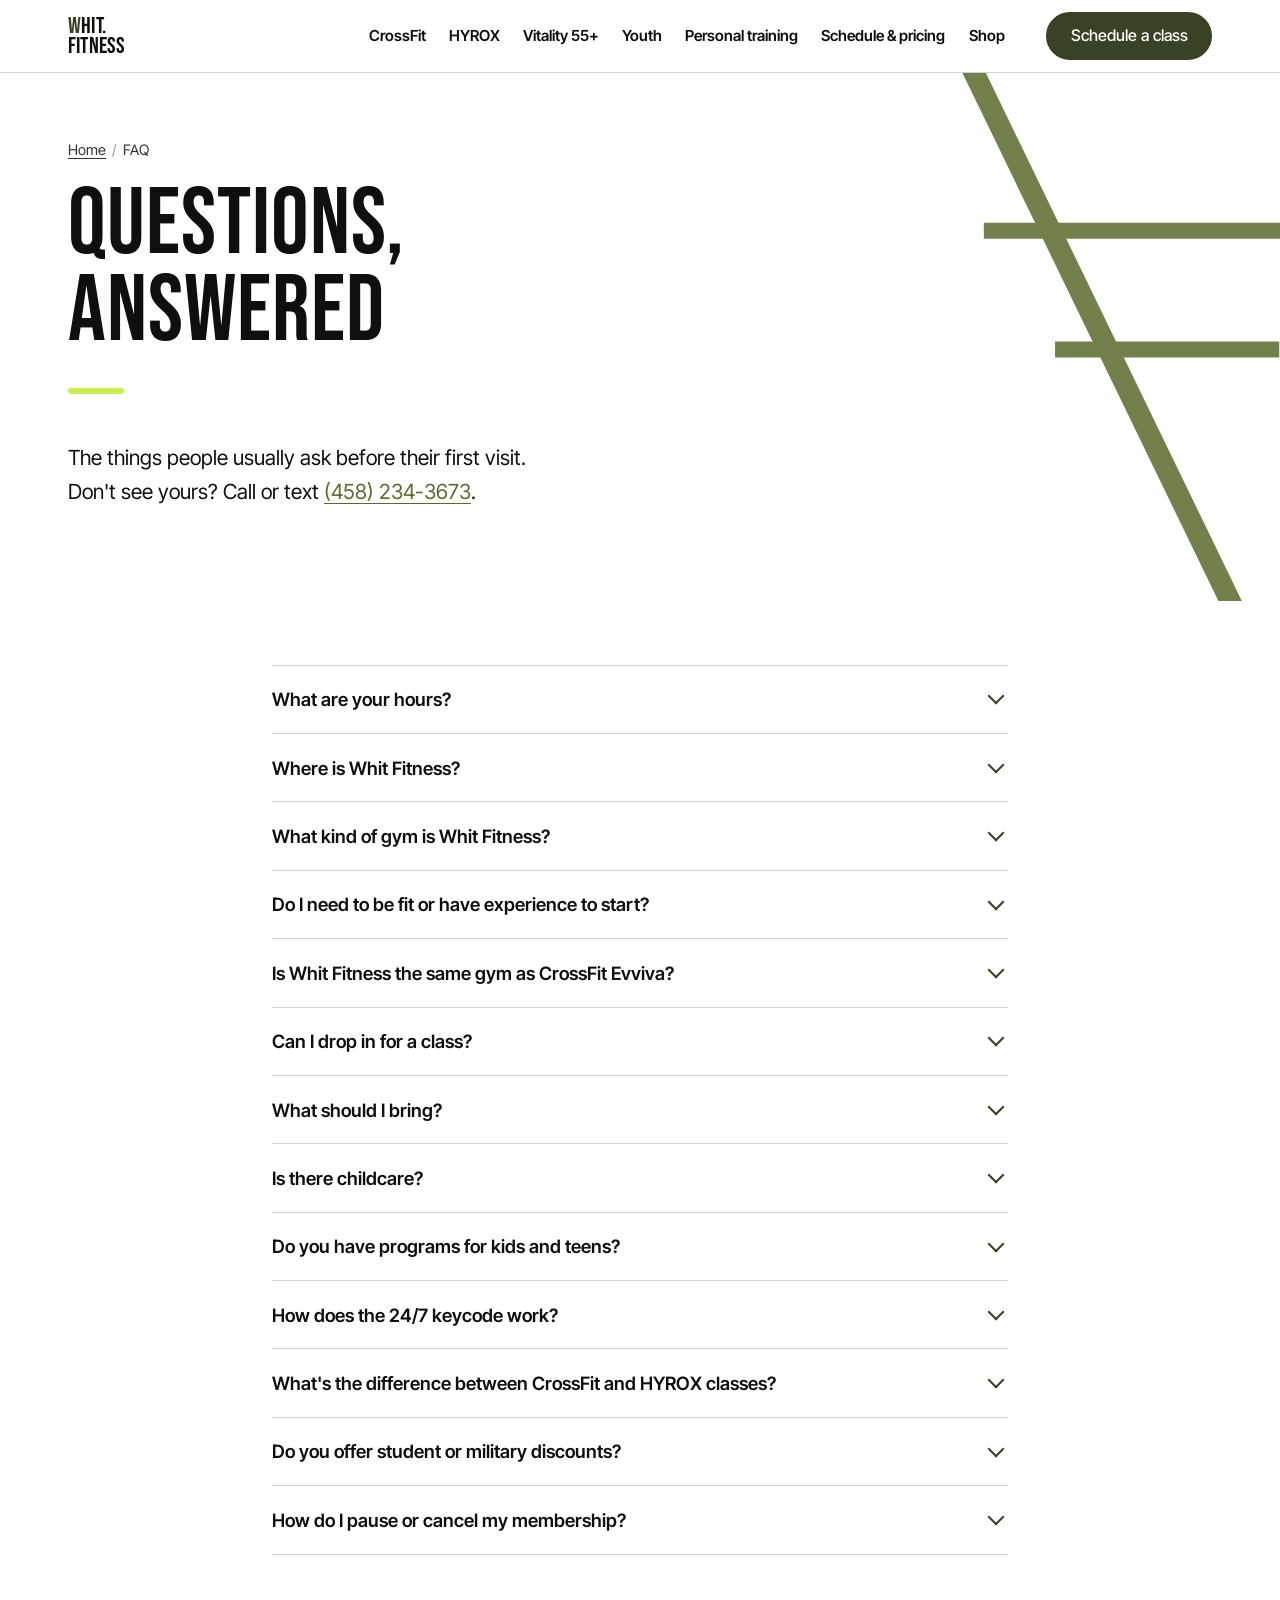
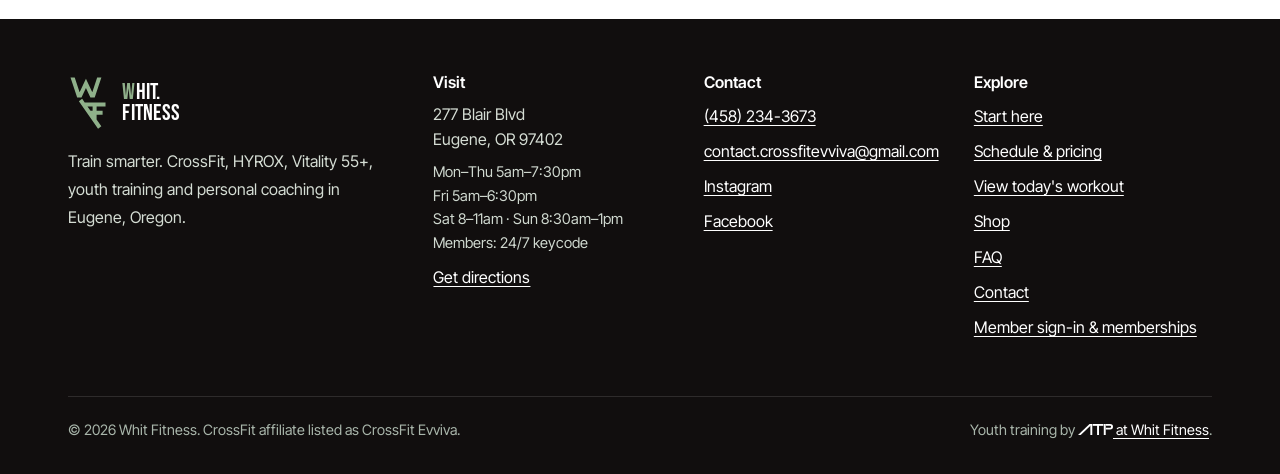
<file: faq.html>
<!doctype html>
<html lang="en">
<head>
<meta charset="utf-8">
<meta name="viewport" content="width=device-width, initial-scale=1">
<!--seo:start-->
<title>FAQ: Hours, Drop-ins, Childcare, On-Ramp &amp; Pricing | Whit Fitness Eugene</title>
<meta name="description" content="Answers about Whit Fitness in Eugene, OR: hours, drop-ins, prices, childcare, what to bring, On-Ramp, 24/7 access and the CrossFit Evviva name change.">
<meta name="robots" content="index, follow, max-image-preview:large, max-snippet:-1, max-video-preview:-1">
<link rel="canonical" href="https://whit-fitness.com/faq">
<meta name="theme-color" content="#394224">
<meta name="format-detection" content="telephone=yes">
<meta property="og:type" content="website">
<meta property="og:site_name" content="Whit Fitness">
<meta property="og:locale" content="en_US">
<meta property="og:title" content="FAQ: Hours, Drop-ins, Childcare, On-Ramp &amp; Pricing | Whit Fitness Eugene">
<meta property="og:description" content="Answers about Whit Fitness in Eugene, OR: hours, drop-ins, prices, childcare, what to bring, On-Ramp, 24/7 access and the CrossFit Evviva name change.">
<meta property="og:url" content="https://whit-fitness.com/faq">
<meta property="og:image" content="https://whit-fitness.com/assets/img/og.jpg">
<meta property="og:image:width" content="1200">
<meta property="og:image:height" content="630">
<meta property="og:image:alt" content="Whit Fitness, Train Smarter. CrossFit and HYROX gym in Eugene, Oregon.">
<meta property="business:contact_data:street_address" content="277 Blair Blvd">
<meta property="business:contact_data:locality" content="Eugene">
<meta property="business:contact_data:region" content="OR">
<meta property="business:contact_data:postal_code" content="97402">
<meta property="business:contact_data:country_name" content="USA">
<meta property="place:location:latitude" content="44.0569023">
<meta property="place:location:longitude" content="-123.1101159">
<meta name="twitter:card" content="summary_large_image">
<meta name="twitter:title" content="FAQ: Hours, Drop-ins, Childcare, On-Ramp &amp; Pricing | Whit Fitness Eugene">
<meta name="twitter:description" content="Answers about Whit Fitness in Eugene, OR: hours, drop-ins, prices, childcare, what to bring, On-Ramp, 24/7 access and the CrossFit Evviva name change.">
<meta name="twitter:image" content="https://whit-fitness.com/assets/img/og.jpg">
<meta name="geo.region" content="US-OR">
<meta name="geo.placename" content="Eugene, Oregon">
<meta name="geo.position" content="44.0569023;-123.1101159">
<meta name="ICBM" content="44.0569023, -123.1101159">
<link rel="alternate" type="text/plain" title="LLM-readable summary" href="/llms.txt">
<link rel="sitemap" type="application/xml" href="/sitemap.xml">
<script type="application/ld+json">{"@context":"https://schema.org","@graph":[{"@type":["ExerciseGym","HealthClub"],"@id":"https://whit-fitness.com/#gym","name":"Whit Fitness","alternateName":["CrossFit Evviva","Whit Fitness Eugene","WHIT. FITNESS"],"description":"Whit Fitness (formerly CrossFit Evviva) is a coached CrossFit and HYROX gym in the Whiteaker neighborhood of Eugene, Oregon. Classes run from 5am to 6:30pm on weekdays plus weekend HYROX, with Vitality strength and balance classes for adults 55+, ATP youth athletic training, one-to-one personal training, open gym and 24/7 member access.","slogan":"Train Smarter.","url":"https://whit-fitness.com/","telephone":"+1-458-234-3673","email":"contact.crossfitevviva@gmail.com","image":["https://whit-fitness.com/assets/img/photos/hero.jpg","https://whit-fitness.com/assets/img/photos/gym.jpg","https://whit-fitness.com/assets/img/photos/crossfit.jpg","https://whit-fitness.com/assets/img/photos/hyrox.jpg","https://whit-fitness.com/assets/img/og.jpg"],"logo":{"@type":"ImageObject","url":"https://whit-fitness.com/assets/img/apple-touch-icon.png","width":180,"height":180},"address":{"@type":"PostalAddress","streetAddress":"277 Blair Blvd","addressLocality":"Eugene","addressRegion":"OR","postalCode":"97402","addressCountry":"US"},"geo":{"@type":"GeoCoordinates","latitude":44.0569023,"longitude":-123.1101159},"hasMap":"https://maps.google.com/?cid=10535944655785304145","openingHoursSpecification":[{"@type":"OpeningHoursSpecification","dayOfWeek":["https://schema.org/Monday","https://schema.org/Tuesday","https://schema.org/Wednesday","https://schema.org/Thursday"],"opens":"05:00","closes":"19:30"},{"@type":"OpeningHoursSpecification","dayOfWeek":["https://schema.org/Friday"],"opens":"05:00","closes":"18:30"},{"@type":"OpeningHoursSpecification","dayOfWeek":["https://schema.org/Saturday"],"opens":"08:00","closes":"11:00"},{"@type":"OpeningHoursSpecification","dayOfWeek":["https://schema.org/Sunday"],"opens":"08:30","closes":"13:00"}],"areaServed":[{"@type":"City","name":"Eugene","containedInPlace":{"@type":"State","name":"Oregon"}},{"@type":"City","name":"Springfield","containedInPlace":{"@type":"State","name":"Oregon"}},{"@type":"Place","name":"Whiteaker, Eugene"},{"@type":"AdministrativeArea","name":"Lane County, Oregon"}],"priceRange":"$25–$270","currenciesAccepted":"USD","paymentAccepted":"Credit card, Debit card","publicAccess":true,"isAccessibleForFree":false,"smokingAllowed":false,"knowsAbout":["CrossFit","HYROX","HYROX race training","Strength training","Olympic weightlifting","Functional fitness","Group fitness classes","Personal training","Fitness for older adults","Senior fitness","Balance training","Youth sports performance","Conditioning","Mobility","Open gym"],"keywords":"CrossFit Eugene, HYROX Eugene, gym Eugene Oregon, senior fitness Eugene, personal trainer Eugene, youth athletic training Eugene, Whiteaker gym","sameAs":["https://www.instagram.com/whit.fitness_eugene/","https://www.facebook.com/CrossFitEvviva","https://www.crossfit.com/gym/32/crossfit-evviva","https://maps.google.com/?cid=10535944655785304145"],"amenityFeature":[{"@type":"LocationFeatureSpecification","name":"24/7 member keycode access","value":true},{"@type":"LocationFeatureSpecification","name":"Showers","value":true},{"@type":"LocationFeatureSpecification","name":"Lockers","value":true},{"@type":"LocationFeatureSpecification","name":"Changing room","value":true},{"@type":"LocationFeatureSpecification","name":"Lounge and Wi-Fi work space","value":true},{"@type":"LocationFeatureSpecification","name":"Kids' room","value":true},{"@type":"LocationFeatureSpecification","name":"Childcare Mon/Wed/Fri 9am","value":true},{"@type":"LocationFeatureSpecification","name":"50 feet of turf for sled work","value":true},{"@type":"LocationFeatureSpecification","name":"12 rowers, 3 SkiErgs and 9 Echo bikes","value":true}],"hasOfferCatalog":{"@type":"OfferCatalog","@id":"https://whit-fitness.com/schedule#pricing","name":"Whit Fitness memberships and passes","itemListElement":[{"@type":"Offer","name":"Unlimited membership","price":"160.00","priceCurrency":"USD","availability":"https://schema.org/InStock","url":"https://crossfitevviva.wodify.com/OnlineSalesPage/Main?q=Memberships","priceSpecification":{"@type":"UnitPriceSpecification","price":"160.00","priceCurrency":"USD","unitText":"month","referenceQuantity":{"@type":"QuantitativeValue","value":1,"unitCode":"MON"}},"description":"Unlimited CrossFit and HYROX classes plus open gym and 24/7 keycode access."},{"@type":"Offer","name":"Couples unlimited membership","price":"270.00","priceCurrency":"USD","availability":"https://schema.org/InStock","url":"https://crossfitevviva.wodify.com/OnlineSalesPage/Main?q=Memberships","priceSpecification":{"@type":"UnitPriceSpecification","price":"270.00","priceCurrency":"USD","unitText":"month","referenceQuantity":{"@type":"QuantitativeValue","value":1,"unitCode":"MON"}}},{"@type":"Offer","name":"HYROX membership, 2 classes per week","price":"120.00","priceCurrency":"USD","availability":"https://schema.org/InStock","url":"https://crossfitevviva.wodify.com/OnlineSalesPage/Main?q=Memberships","priceSpecification":{"@type":"UnitPriceSpecification","price":"120.00","priceCurrency":"USD","unitText":"month","referenceQuantity":{"@type":"QuantitativeValue","value":1,"unitCode":"MON"}}},{"@type":"Offer","name":"Open gym membership","price":"100.00","priceCurrency":"USD","availability":"https://schema.org/InStock","url":"https://crossfitevviva.wodify.com/OnlineSalesPage/Main?q=Memberships","priceSpecification":{"@type":"UnitPriceSpecification","price":"100.00","priceCurrency":"USD","unitText":"month","referenceQuantity":{"@type":"QuantitativeValue","value":1,"unitCode":"MON"}},"description":"24/7 keycode access to the gym outside of coached classes."},{"@type":"Offer","name":"Drop-in class","price":"25.00","priceCurrency":"USD","availability":"https://schema.org/InStock","url":"https://crossfitevviva.wodify.com/OnlineSalesPage/Main?q=Classes%7CLocationId%3D656"},{"@type":"Offer","name":"One-week pass","price":"60.00","priceCurrency":"USD","availability":"https://schema.org/InStock","url":"https://crossfitevviva.wodify.com/OnlineSalesPage/Main?q=Classes%7CLocationId%3D656"},{"@type":"Offer","name":"On-Ramp session (one-to-one intro)","price":"50.00","priceCurrency":"USD","availability":"https://schema.org/InStock","url":"https://crossfitevviva.wodify.com/OnlineSalesPortal/PaymentPlans.aspx?LocationId=656&OnlineMembershipId=286469","description":"Required before joining CrossFit classes if you are new to CrossFit. $60 for a couple."},{"@type":"Offer","name":"Free first HYROX class","price":"0.00","priceCurrency":"USD","availability":"https://schema.org/InStock","url":"https://crossfitevviva.wodify.com/OnlineSalesPortal/ViewSchedule.aspx?LocationId=656&OnlineMembershipId=3065"},{"@type":"Offer","name":"Free personal training consultation","price":"0.00","priceCurrency":"USD","availability":"https://schema.org/InStock","url":"https://crossfitevviva.wodify.com/OnlineSalesPortal/PaymentPlans.aspx?LocationId=656&OnlineMembershipId=286631"}]},"makesOffer":[{"@type":"Offer","itemOffered":{"@id":"https://whit-fitness.com/crossfit#service"}},{"@type":"Offer","itemOffered":{"@id":"https://whit-fitness.com/hyrox#service"}},{"@type":"Offer","itemOffered":{"@id":"https://whit-fitness.com/personal-training#service"}},{"@type":"Offer","itemOffered":{"@id":"https://whit-fitness.com/vitality#service"}},{"@type":"Offer","itemOffered":{"@id":"https://whit-fitness.com/youth#service"}},{"@type":"Offer","itemOffered":{"@id":"https://whit-fitness.com/schedule#open-gym"}}],"potentialAction":{"@type":"ReserveAction","name":"Book a class","target":{"@type":"EntryPoint","urlTemplate":"https://crossfitevviva.wodify.com/OnlineSalesPage/Main?q=Classes%7CLocationId%3D656","actionPlatform":["https://schema.org/DesktopWebPlatform","https://schema.org/MobileWebPlatform"]},"result":{"@type":"Reservation","name":"Class booking"}},"contactPoint":{"@type":"ContactPoint","contactType":"customer service","telephone":"+1-458-234-3673","email":"contact.crossfitevviva@gmail.com","areaServed":"US","availableLanguage":"English"}},{"@type":"WebSite","@id":"https://whit-fitness.com/#website","url":"https://whit-fitness.com/","name":"Whit Fitness","alternateName":["CrossFit Evviva","Whit Fitness Eugene"],"publisher":{"@id":"https://whit-fitness.com/#gym"},"inLanguage":"en-US"},{"@type":"FAQPage","@id":"https://whit-fitness.com/faq#webpage","url":"https://whit-fitness.com/faq","name":"FAQ: Hours, Drop-ins, Childcare, On-Ramp & Pricing | Whit Fitness Eugene","description":"Answers about Whit Fitness in Eugene, OR: hours, drop-ins, prices, childcare, what to bring, On-Ramp, 24/7 access and the CrossFit Evviva name change.","isPartOf":{"@id":"https://whit-fitness.com/#website"},"about":{"@id":"https://whit-fitness.com/#gym"},"inLanguage":"en-US","dateModified":"2026-10-27","primaryImageOfPage":{"@type":"ImageObject","url":"https://whit-fitness.com/assets/img/photos/gym.jpg"},"breadcrumb":{"@id":"https://whit-fitness.com/faq#breadcrumb"},"mainEntity":[{"@type":"Question","name":"What are your hours?","acceptedAnswer":{"@type":"Answer","text":"Coaches are in Monday to Thursday 5:00am–7:30pm, Friday 5:00am–6:30pm, Saturday 8:00–11:00am and Sunday 8:30am–1:00pm. Members can also train any time with their 24/7 keycode."}},{"@type":"Question","name":"Where is Whit Fitness?","acceptedAnswer":{"@type":"Answer","text":"277 Blair Blvd, Eugene, OR 97402, in the Whiteaker neighborhood a few minutes from downtown Eugene. We serve members from across Eugene and Springfield."}},{"@type":"Question","name":"What kind of gym is Whit Fitness?","acceptedAnswer":{"@type":"Answer","text":"A coached gym. Every class is led by a coach. We run CrossFit classes, HYROX race training, Vitality (a strength and balance class for adults 55+), youth athletic training with our partner ATP, and one-to-one personal training. We're a CrossFit affiliate, still listed on CrossFit.com as CrossFit Evviva."}},{"@type":"Question","name":"Do I need to be fit or have experience to start?","acceptedAnswer":{"@type":"Answer","text":"No. Every program is built for beginners too. New CrossFit members start with On-Ramp: one to four one-to-one sessions with a coach ($50 each, or $60 for a couple) before joining class. HYROX and Vitality 55+ don't need an On-Ramp. Your first HYROX class is free."}},{"@type":"Question","name":"Is Whit Fitness the same gym as CrossFit Evviva?","acceptedAnswer":{"@type":"Answer","text":"Yes. CrossFit Evviva is now Whit Fitness, at 277 Blair Blvd in Eugene. We're still a CrossFit affiliate, listed as CrossFit Evviva on CrossFit.com, and we've added HYROX, Vitality 55+ and youth training."}},{"@type":"Question","name":"Can I drop in for a class?","acceptedAnswer":{"@type":"Answer","text":"Yes. A single class is $25 and a full week pass is $60. Book on our class calendar in Wodify. If you haven't done CrossFit or functional fitness before, we'll ask you to do one On-Ramp session first."}},{"@type":"Question","name":"What should I bring?","acceptedAnswer":{"@type":"Answer","text":"Comfortable workout clothes, training shoes and a water bottle. The lounge has lockers, a shower and a changing room if you're heading to work after."}},{"@type":"Question","name":"Is there childcare?","acceptedAnswer":{"@type":"Answer","text":"Yes, childcare runs Monday, Wednesday and Friday at 9am. Kids are welcome at every class, and outside childcare times parents are responsible for their kids. There's a kids' room in the gym."}},{"@type":"Question","name":"Do you have programs for kids and teens?","acceptedAnswer":{"@type":"Answer","text":"Yes. Middle and high school athletes train with ATP, our youth sports performance program, Monday to Thursday at 6:30pm. Classes are $20 to drop in or $120 a month, booked through Upper Hand. See ATP youth training for passes, personal training and team sessions."}},{"@type":"Question","name":"How does the 24/7 keycode work?","acceptedAnswer":{"@type":"Answer","text":"Members get a keycode so they can train any time, including outside class and open gym hours."}},{"@type":"Question","name":"What's the difference between CrossFit and HYROX classes?","acceptedAnswer":{"@type":"Answer","text":"CrossFit classes mix weightlifting, gymnastics and conditioning. HYROX classes focus on running and machine and sled work, with no barbells or advanced gymnastics. Unlimited members can do both."}},{"@type":"Question","name":"Do you offer student or military discounts?","acceptedAnswer":{"@type":"Answer","text":"Yes, for both. Call or text (458) 234-3673 and we'll set it up."}},{"@type":"Question","name":"How do I pause or cancel my membership?","acceptedAnswer":{"@type":"Answer","text":"Contact us by phone, text or email and tell us whether you'd like to pause or cancel. Our staff will finalize it with you."}}]},{"@type":"BreadcrumbList","@id":"https://whit-fitness.com/faq#breadcrumb","itemListElement":[{"@type":"ListItem","position":1,"name":"Home","item":"https://whit-fitness.com/"},{"@type":"ListItem","position":2,"name":"FAQ","item":"https://whit-fitness.com/faq"}]}]}</script>
<!--seo:end-->
<link rel="icon" href="/favicon.ico?v=2" sizes="48x48">
<link rel="icon" href="/favicon.svg?v=2" type="image/svg+xml">
<link rel="icon" href="/assets/img/favicon-32.png?v=2" type="image/png" sizes="32x32">
<link rel="apple-touch-icon" href="/assets/img/apple-touch-icon.png?v=2">
<link rel="manifest" href="/site.webmanifest">
<link rel="preload" href="/assets/fonts/bebas-neue.woff2" as="font" type="font/woff2" crossorigin>
<link rel="preload" href="/assets/fonts/inter-tight.woff2" as="font" type="font/woff2" crossorigin>
<link rel="stylesheet" href="/assets/site.css?v=44101610">
</head>
<body>
<a class="skip" href="#main">Skip to content</a>
<header class="site-header">
  <div class="wrap header-inner">
    <a class="wordmark" href="/" aria-label="Whit Fitness home"><span><span class="w">W</span>HIT.</span><span>FITNESS</span></a>
    <nav class="nav" aria-label="Main"><a href="/crossfit">CrossFit</a><a href="/hyrox">HYROX</a><a href="/vitality">Vitality 55+</a><a href="/youth">Youth</a><a href="/personal-training">Personal training</a><a href="/schedule">Schedule &amp; pricing</a><a href="/shop">Shop</a></nav>
    <a class="btn header-cta" href="https://crossfitevviva.wodify.com/OnlineSalesPage/Main?q=Classes%7CLocationId%3D656" rel="noopener">Schedule a class</a>
    <button class="menu-btn" type="button" aria-expanded="false" aria-controls="mobile-nav"><span class="bars" aria-hidden="true"></span>Menu</button>
  </div>
  <div class="mobile-nav" id="mobile-nav" data-open="false">
    <nav class="wrap" aria-label="Main (mobile)"><ul><li><a href="/crossfit">CrossFit</a></li><li><a href="/hyrox">HYROX</a></li><li><a href="/vitality">Vitality 55+</a></li><li><a href="/youth">Youth</a></li><li><a href="/personal-training">Personal training</a></li><li><a href="/schedule">Schedule &amp; pricing</a></li><li><a href="/shop">Shop</a></li><li><a href="/faq" aria-current="page">FAQ</a></li><li><a href="/contact">Contact</a></li></ul><a class="btn" href="https://crossfitevviva.wodify.com/OnlineSalesPage/Main?q=Classes%7CLocationId%3D656" rel="noopener">Schedule a class</a></nav>
  </div>
</header>
<main id="main">
<section class="page-hero">
  <svg class="stroke-art" viewBox="0 0 400 600" preserveAspectRatio="xMidYMid slice" aria-hidden="true" focusable="false"><line x1="40" y1="-20" x2="360" y2="640" stroke-width="16"/><line x1="96" y1="200" x2="330" y2="200" stroke-width="12"/><line x1="150" y1="290" x2="320" y2="290" stroke-width="12"/></svg>
  <div class="wrap page-hero-grid">
    <div>
      <nav class="crumbs" aria-label="Breadcrumb"><ol><li><a href="/">Home</a></li><li aria-current="page">FAQ</li></ol></nav>
      <h1>Questions, answered</h1>
      <p class="lede">The things people usually ask before their first visit. Don't see yours? Call or text <a href="tel:+14582343673">(458) 234-3673</a>.</p>
      
    </div>
    
  </div>
</section><section class="section-tight"><div class="wrap faq"><details id="hours"><summary>What are your hours?</summary><div class="answer"><p>Coaches are in Monday to Thursday 5:00am–7:30pm, Friday 5:00am–6:30pm, Saturday 8:00–11:00am and Sunday 8:30am–1:00pm. Members can also train any time with their 24/7 keycode.</p></div></details><details id="location"><summary>Where is Whit Fitness?</summary><div class="answer"><p>277 Blair Blvd, Eugene, OR 97402, in the Whiteaker neighborhood a few minutes from downtown Eugene. We serve members from across Eugene and Springfield.</p></div></details><details id="what-is"><summary>What kind of gym is Whit Fitness?</summary><div class="answer"><p>A coached gym. Every class is led by a coach. We run CrossFit classes, HYROX race training, Vitality (a strength and balance class for adults 55+), youth athletic training with our partner ATP, and one-to-one personal training. We're a CrossFit affiliate, still listed on CrossFit.com as CrossFit Evviva.</p></div></details><details id="experience"><summary>Do I need to be fit or have experience to start?</summary><div class="answer"><p>No. Every program is built for beginners too. New CrossFit members start with On-Ramp: one to four one-to-one sessions with a coach ($50 each, or $60 for a couple) before joining class.</p><p>HYROX and Vitality 55+ don&#x27;t need an On-Ramp. Your first HYROX class is free.</p></div></details><details id="evviva"><summary>Is Whit Fitness the same gym as CrossFit Evviva?</summary><div class="answer"><p>Yes. CrossFit Evviva is now Whit Fitness, at 277 Blair Blvd in Eugene. We&#x27;re still a CrossFit affiliate, listed as CrossFit Evviva on CrossFit.com, and we&#x27;ve added HYROX, Vitality 55+ and youth training.</p></div></details><details id="drop-in"><summary>Can I drop in for a class?</summary><div class="answer"><p>Yes. A single class is $25 and a full week pass is $60. Book on our class calendar in Wodify. If you haven&#x27;t done CrossFit or functional fitness before, we&#x27;ll ask you to do one On-Ramp session first.</p></div></details><details id="bring"><summary>What should I bring?</summary><div class="answer"><p>Comfortable workout clothes, training shoes and a water bottle. The lounge has lockers, a shower and a changing room if you&#x27;re heading to work after.</p></div></details><details id="childcare"><summary>Is there childcare?</summary><div class="answer"><p>Yes, childcare runs Monday, Wednesday and Friday at 9am. Kids are welcome at every class, and outside childcare times parents are responsible for their kids. There&#x27;s a kids&#x27; room in the gym.</p></div></details><details id="kids"><summary>Do you have programs for kids and teens?</summary><div class="answer"><p>Yes. Middle and high school athletes train with ATP, our youth sports performance program, Monday to Thursday at 6:30pm. Classes are $20 to drop in or $120 a month, booked through Upper Hand. See <a href="/youth">ATP youth training</a> for passes, personal training and team sessions.</p></div></details><details id="keycode"><summary>How does the 24/7 keycode work?</summary><div class="answer"><p>Members get a keycode so they can train any time, including outside class and open gym hours.</p></div></details><details id="crossfit-vs-hyrox"><summary>What&#x27;s the difference between CrossFit and HYROX classes?</summary><div class="answer"><p>CrossFit classes mix weightlifting, gymnastics and conditioning. HYROX classes focus on running and machine and sled work, with no barbells or advanced gymnastics. Unlimited members can do both.</p></div></details><details id="discounts"><summary>Do you offer student or military discounts?</summary><div class="answer"><p>Yes, for both. Call or text (458) 234-3673 and we&#x27;ll set it up.</p></div></details><details id="cancel"><summary>How do I pause or cancel my membership?</summary><div class="answer"><p>Contact us by phone, text or email and tell us whether you&#x27;d like to pause or cancel. Our staff will finalize it with you.</p></div></details></div></section>
</main>
<footer class="site-footer">
  <div class="wrap">
    <div class="footer-grid">
      <div>
        <div class="footer-mark"><svg viewBox="0 0 480 674" aria-hidden="true" focusable="false"><path d="M268.77,270.00 L320.60,270.00 L400.60,30.00 L350.00,30.00 L291.49,205.54 L215.30,43.64 L139.11,205.54 L80.60,30.00 L30.00,30.00 L110.00,270.00 L161.82,270.00 L215.30,156.36 L268.77,270.00 Z M295.30,330.00 L200.46,330.00 L169.99,286.28 L130.61,313.72 L360.61,643.72 L399.99,616.28 L343.30,534.94 L343.30,478.00 L415.30,478.00 L415.30,430.00 L343.30,430.00 L343.30,378.00 L450.30,378.00 L450.30,330.00 L343.30,330.00 L295.30,330.00 Z M295.30,430.00 L270.16,430.00 L233.92,378.00 L295.30,378.00 L295.30,430.00 Z" fill="currentColor" fill-rule="evenodd"/></svg><a class="wordmark" href="/"><span><span class="w">W</span>HIT.</span><span>FITNESS</span></a></div>
        <p>Train smarter. CrossFit, HYROX, Vitality 55+, youth training and personal coaching in Eugene, Oregon.</p>
      </div>
      <div>
        <h2>Visit</h2>
        <address>277 Blair Blvd<br>Eugene, OR 97402</address>
        <p class="foot-hours">Mon–Thu 5am–7:30pm<br>Fri 5am–6:30pm<br>Sat 8–11am · Sun 8:30am–1pm<br>Members: 24/7 keycode</p>
        <p><a href="https://maps.google.com/?cid=10535944655785304145" rel="noopener">Get directions</a></p>
      </div>
      <div>
        <h2>Contact</h2>
        <ul>
          <li><a href="tel:+14582343673">(458) 234-3673</a></li>
          <li><a href="mailto:contact.crossfitevviva@gmail.com">contact.crossfitevviva@gmail.com</a></li>
          <li><a href="https://www.instagram.com/whit.fitness_eugene/" rel="noopener">Instagram</a></li>
          <li><a href="https://www.facebook.com/CrossFitEvviva" rel="noopener">Facebook</a></li>
        </ul>
      </div>
      <div>
        <h2>Explore</h2>
        <ul>
          <li><a href="/start">Start here</a></li>
          <li><a href="/schedule">Schedule &amp; pricing</a></li>
          <li><a href="/workout">View today's workout</a></li>
          
          <li><a href="/shop">Shop</a></li>
          <li><a href="/faq">FAQ</a></li>
          <li><a href="/contact">Contact</a></li>
          <li><a href="https://crossfitevviva.wodify.com/OnlineSalesPage/Main?q=Memberships" rel="noopener">Member sign-in &amp; memberships</a></li>
        </ul>
      </div>
    </div>
    <div class="footer-base">
      <span>&copy; <span data-year>2026</span> Whit Fitness. CrossFit affiliate listed as CrossFit Evviva.</span>
      <span>Youth training by <a class="atp-foot" href="/youth"><img src="/assets/img/atp/atp-mark-white.svg" alt="ATP" width="40" height="13" loading="lazy" decoding="async"> at Whit Fitness</a>.</span>
    </div>
  </div>
</footer>
<script src="/assets/site.js?v=44101610" defer></script>
</body>
</html>
</file>
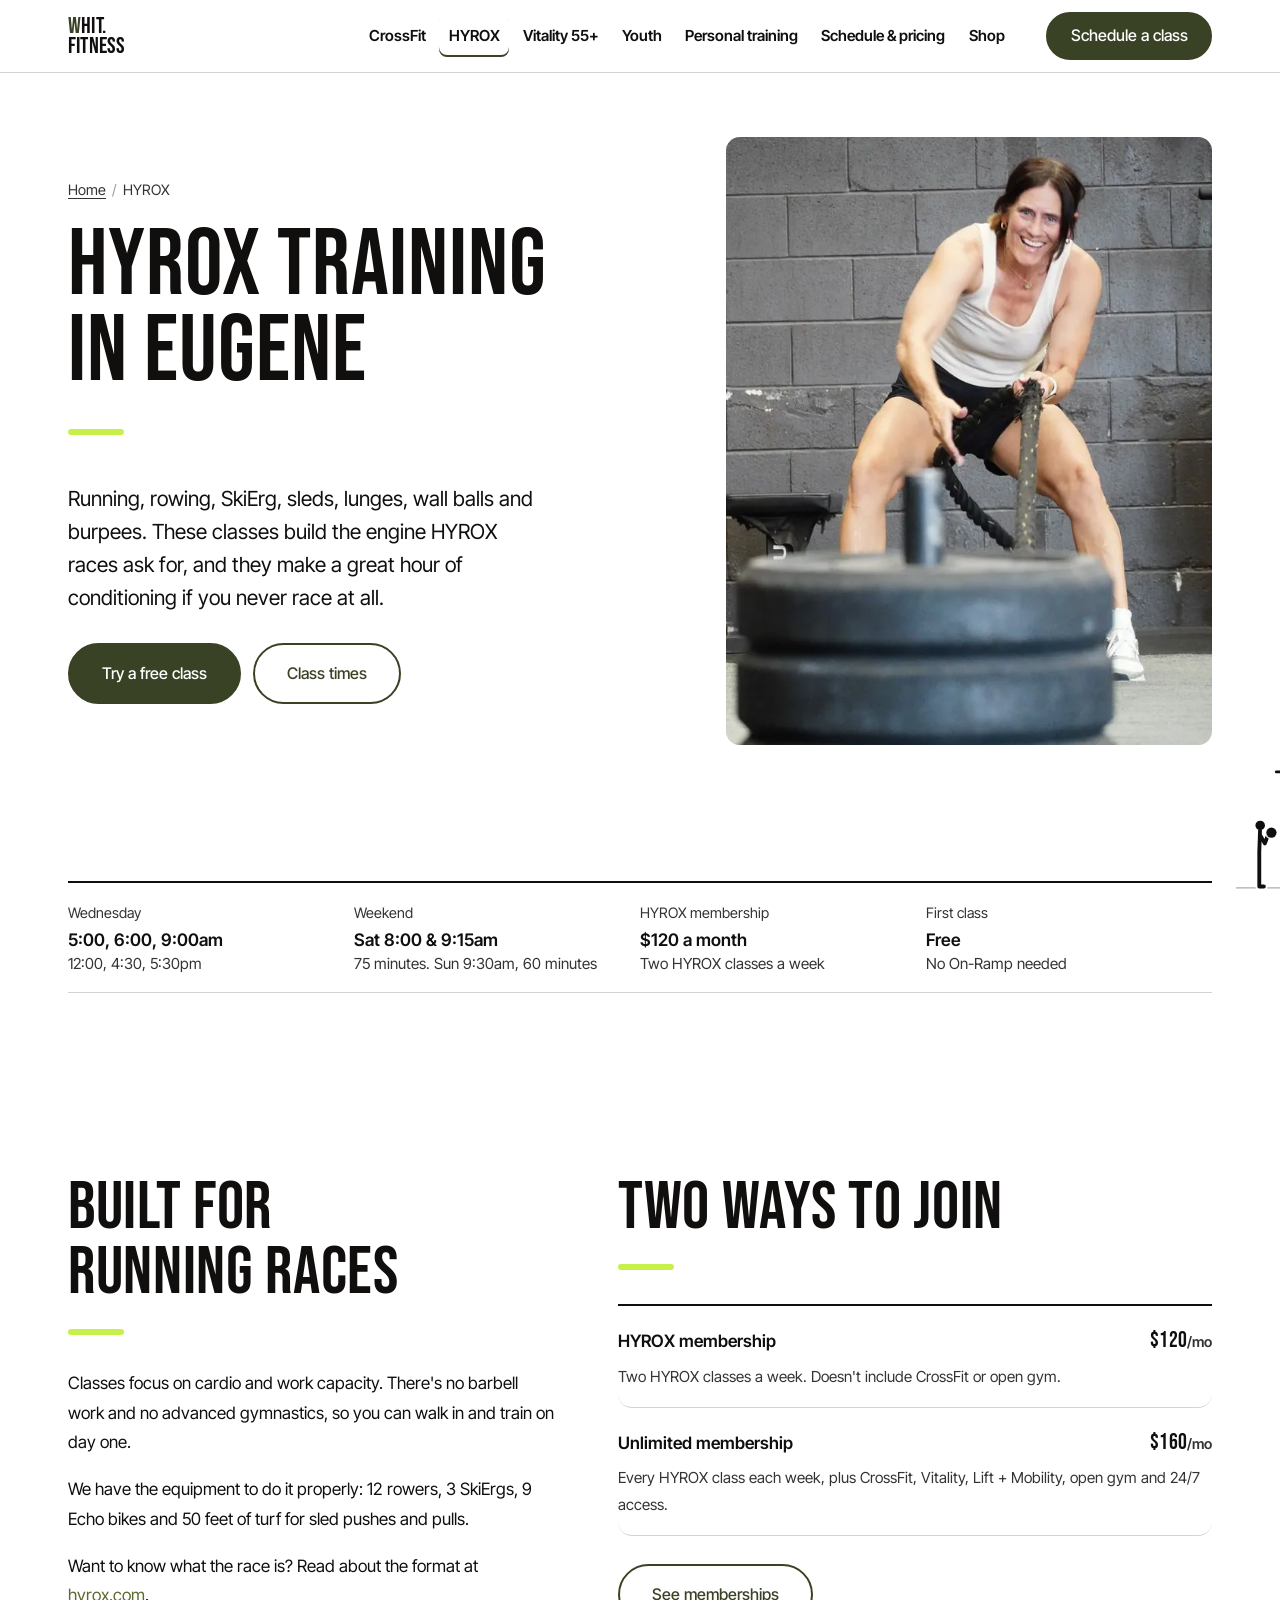
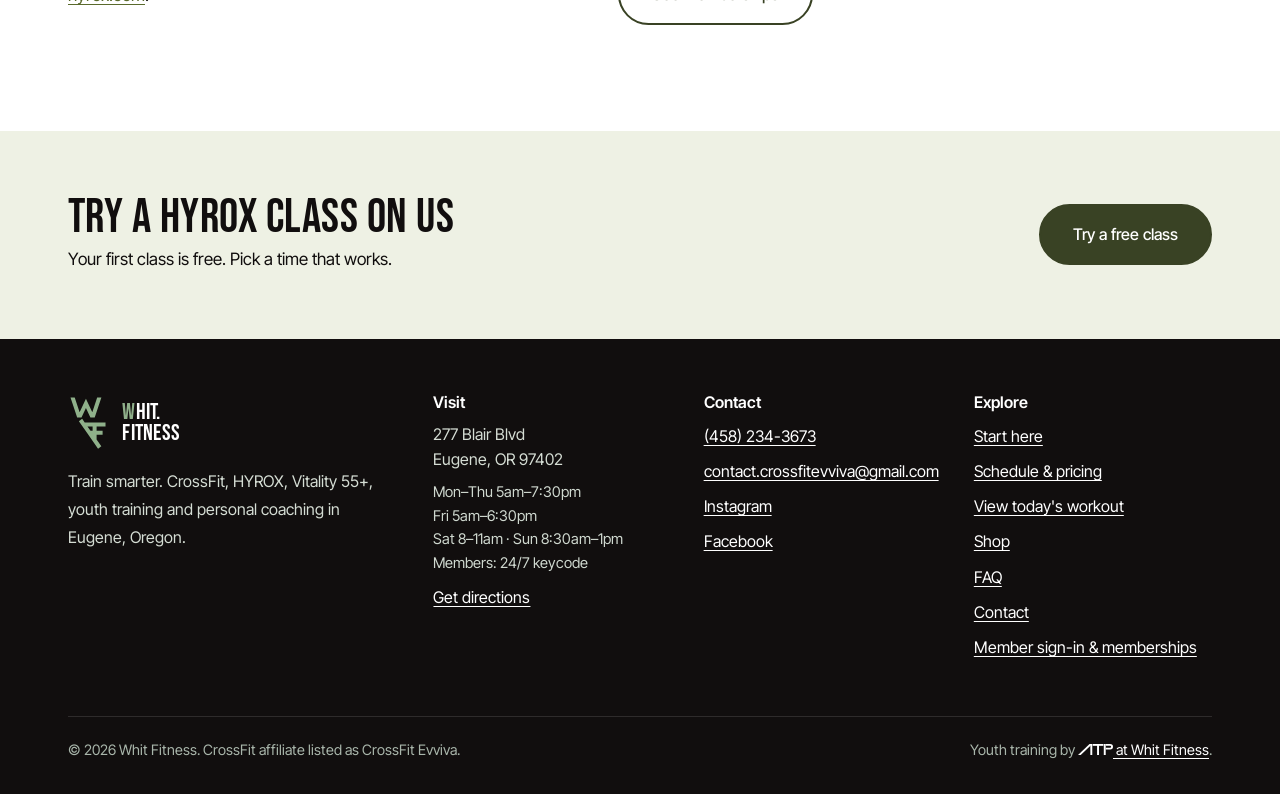
<file: hyrox.html>
<!doctype html>
<html lang="en">
<head>
<meta charset="utf-8">
<meta name="viewport" content="width=device-width, initial-scale=1">
<!--seo:start-->
<title>HYROX Training Classes in Eugene, OR | First Class Free | Whit Fitness</title>
<meta name="description" content="HYROX training in Eugene, OR: running, sleds, SkiErg, rowing and wall balls with a coach. Wednesdays, Saturdays and Sundays. Your first class is free.">
<meta name="robots" content="index, follow, max-image-preview:large, max-snippet:-1, max-video-preview:-1">
<link rel="canonical" href="https://whit-fitness.com/hyrox">
<meta name="theme-color" content="#394224">
<meta name="format-detection" content="telephone=yes">
<meta property="og:type" content="website">
<meta property="og:site_name" content="Whit Fitness">
<meta property="og:locale" content="en_US">
<meta property="og:title" content="HYROX Training Classes in Eugene, OR | First Class Free | Whit Fitness">
<meta property="og:description" content="HYROX training in Eugene, OR: running, sleds, SkiErg, rowing and wall balls with a coach. Wednesdays, Saturdays and Sundays. Your first class is free.">
<meta property="og:url" content="https://whit-fitness.com/hyrox">
<meta property="og:image" content="https://whit-fitness.com/assets/img/og.jpg">
<meta property="og:image:width" content="1200">
<meta property="og:image:height" content="630">
<meta property="og:image:alt" content="Whit Fitness, Train Smarter. CrossFit and HYROX gym in Eugene, Oregon.">
<meta property="business:contact_data:street_address" content="277 Blair Blvd">
<meta property="business:contact_data:locality" content="Eugene">
<meta property="business:contact_data:region" content="OR">
<meta property="business:contact_data:postal_code" content="97402">
<meta property="business:contact_data:country_name" content="USA">
<meta property="place:location:latitude" content="44.0569023">
<meta property="place:location:longitude" content="-123.1101159">
<meta name="twitter:card" content="summary_large_image">
<meta name="twitter:title" content="HYROX Training Classes in Eugene, OR | First Class Free | Whit Fitness">
<meta name="twitter:description" content="HYROX training in Eugene, OR: running, sleds, SkiErg, rowing and wall balls with a coach. Wednesdays, Saturdays and Sundays. Your first class is free.">
<meta name="twitter:image" content="https://whit-fitness.com/assets/img/og.jpg">
<meta name="geo.region" content="US-OR">
<meta name="geo.placename" content="Eugene, Oregon">
<meta name="geo.position" content="44.0569023;-123.1101159">
<meta name="ICBM" content="44.0569023, -123.1101159">
<link rel="alternate" type="text/plain" title="LLM-readable summary" href="/llms.txt">
<link rel="sitemap" type="application/xml" href="/sitemap.xml">
<script type="application/ld+json">{"@context":"https://schema.org","@graph":[{"@type":["ExerciseGym","HealthClub"],"@id":"https://whit-fitness.com/#gym","name":"Whit Fitness","alternateName":["CrossFit Evviva","Whit Fitness Eugene","WHIT. FITNESS"],"description":"Whit Fitness (formerly CrossFit Evviva) is a coached CrossFit and HYROX gym in the Whiteaker neighborhood of Eugene, Oregon. Classes run from 5am to 6:30pm on weekdays plus weekend HYROX, with Vitality strength and balance classes for adults 55+, ATP youth athletic training, one-to-one personal training, open gym and 24/7 member access.","slogan":"Train Smarter.","url":"https://whit-fitness.com/","telephone":"+1-458-234-3673","email":"contact.crossfitevviva@gmail.com","image":["https://whit-fitness.com/assets/img/photos/hero.jpg","https://whit-fitness.com/assets/img/photos/gym.jpg","https://whit-fitness.com/assets/img/photos/crossfit.jpg","https://whit-fitness.com/assets/img/photos/hyrox.jpg","https://whit-fitness.com/assets/img/og.jpg"],"logo":{"@type":"ImageObject","url":"https://whit-fitness.com/assets/img/apple-touch-icon.png","width":180,"height":180},"address":{"@type":"PostalAddress","streetAddress":"277 Blair Blvd","addressLocality":"Eugene","addressRegion":"OR","postalCode":"97402","addressCountry":"US"},"geo":{"@type":"GeoCoordinates","latitude":44.0569023,"longitude":-123.1101159},"hasMap":"https://maps.google.com/?cid=10535944655785304145","openingHoursSpecification":[{"@type":"OpeningHoursSpecification","dayOfWeek":["https://schema.org/Monday","https://schema.org/Tuesday","https://schema.org/Wednesday","https://schema.org/Thursday"],"opens":"05:00","closes":"19:30"},{"@type":"OpeningHoursSpecification","dayOfWeek":["https://schema.org/Friday"],"opens":"05:00","closes":"18:30"},{"@type":"OpeningHoursSpecification","dayOfWeek":["https://schema.org/Saturday"],"opens":"08:00","closes":"11:00"},{"@type":"OpeningHoursSpecification","dayOfWeek":["https://schema.org/Sunday"],"opens":"08:30","closes":"13:00"}],"areaServed":[{"@type":"City","name":"Eugene","containedInPlace":{"@type":"State","name":"Oregon"}},{"@type":"City","name":"Springfield","containedInPlace":{"@type":"State","name":"Oregon"}},{"@type":"Place","name":"Whiteaker, Eugene"},{"@type":"AdministrativeArea","name":"Lane County, Oregon"}],"priceRange":"$25–$270","currenciesAccepted":"USD","paymentAccepted":"Credit card, Debit card","publicAccess":true,"isAccessibleForFree":false,"smokingAllowed":false,"knowsAbout":["CrossFit","HYROX","HYROX race training","Strength training","Olympic weightlifting","Functional fitness","Group fitness classes","Personal training","Fitness for older adults","Senior fitness","Balance training","Youth sports performance","Conditioning","Mobility","Open gym"],"keywords":"CrossFit Eugene, HYROX Eugene, gym Eugene Oregon, senior fitness Eugene, personal trainer Eugene, youth athletic training Eugene, Whiteaker gym","sameAs":["https://www.instagram.com/whit.fitness_eugene/","https://www.facebook.com/CrossFitEvviva","https://www.crossfit.com/gym/32/crossfit-evviva","https://maps.google.com/?cid=10535944655785304145"],"amenityFeature":[{"@type":"LocationFeatureSpecification","name":"24/7 member keycode access","value":true},{"@type":"LocationFeatureSpecification","name":"Showers","value":true},{"@type":"LocationFeatureSpecification","name":"Lockers","value":true},{"@type":"LocationFeatureSpecification","name":"Changing room","value":true},{"@type":"LocationFeatureSpecification","name":"Lounge and Wi-Fi work space","value":true},{"@type":"LocationFeatureSpecification","name":"Kids' room","value":true},{"@type":"LocationFeatureSpecification","name":"Childcare Mon/Wed/Fri 9am","value":true},{"@type":"LocationFeatureSpecification","name":"50 feet of turf for sled work","value":true},{"@type":"LocationFeatureSpecification","name":"12 rowers, 3 SkiErgs and 9 Echo bikes","value":true}],"hasOfferCatalog":{"@type":"OfferCatalog","@id":"https://whit-fitness.com/schedule#pricing","name":"Whit Fitness memberships and passes","itemListElement":[{"@type":"Offer","name":"Unlimited membership","price":"160.00","priceCurrency":"USD","availability":"https://schema.org/InStock","url":"https://crossfitevviva.wodify.com/OnlineSalesPage/Main?q=Memberships","priceSpecification":{"@type":"UnitPriceSpecification","price":"160.00","priceCurrency":"USD","unitText":"month","referenceQuantity":{"@type":"QuantitativeValue","value":1,"unitCode":"MON"}},"description":"Unlimited CrossFit and HYROX classes plus open gym and 24/7 keycode access."},{"@type":"Offer","name":"Couples unlimited membership","price":"270.00","priceCurrency":"USD","availability":"https://schema.org/InStock","url":"https://crossfitevviva.wodify.com/OnlineSalesPage/Main?q=Memberships","priceSpecification":{"@type":"UnitPriceSpecification","price":"270.00","priceCurrency":"USD","unitText":"month","referenceQuantity":{"@type":"QuantitativeValue","value":1,"unitCode":"MON"}}},{"@type":"Offer","name":"HYROX membership, 2 classes per week","price":"120.00","priceCurrency":"USD","availability":"https://schema.org/InStock","url":"https://crossfitevviva.wodify.com/OnlineSalesPage/Main?q=Memberships","priceSpecification":{"@type":"UnitPriceSpecification","price":"120.00","priceCurrency":"USD","unitText":"month","referenceQuantity":{"@type":"QuantitativeValue","value":1,"unitCode":"MON"}}},{"@type":"Offer","name":"Open gym membership","price":"100.00","priceCurrency":"USD","availability":"https://schema.org/InStock","url":"https://crossfitevviva.wodify.com/OnlineSalesPage/Main?q=Memberships","priceSpecification":{"@type":"UnitPriceSpecification","price":"100.00","priceCurrency":"USD","unitText":"month","referenceQuantity":{"@type":"QuantitativeValue","value":1,"unitCode":"MON"}},"description":"24/7 keycode access to the gym outside of coached classes."},{"@type":"Offer","name":"Drop-in class","price":"25.00","priceCurrency":"USD","availability":"https://schema.org/InStock","url":"https://crossfitevviva.wodify.com/OnlineSalesPage/Main?q=Classes%7CLocationId%3D656"},{"@type":"Offer","name":"One-week pass","price":"60.00","priceCurrency":"USD","availability":"https://schema.org/InStock","url":"https://crossfitevviva.wodify.com/OnlineSalesPage/Main?q=Classes%7CLocationId%3D656"},{"@type":"Offer","name":"On-Ramp session (one-to-one intro)","price":"50.00","priceCurrency":"USD","availability":"https://schema.org/InStock","url":"https://crossfitevviva.wodify.com/OnlineSalesPortal/PaymentPlans.aspx?LocationId=656&OnlineMembershipId=286469","description":"Required before joining CrossFit classes if you are new to CrossFit. $60 for a couple."},{"@type":"Offer","name":"Free first HYROX class","price":"0.00","priceCurrency":"USD","availability":"https://schema.org/InStock","url":"https://crossfitevviva.wodify.com/OnlineSalesPortal/ViewSchedule.aspx?LocationId=656&OnlineMembershipId=3065"},{"@type":"Offer","name":"Free personal training consultation","price":"0.00","priceCurrency":"USD","availability":"https://schema.org/InStock","url":"https://crossfitevviva.wodify.com/OnlineSalesPortal/PaymentPlans.aspx?LocationId=656&OnlineMembershipId=286631"}]},"makesOffer":[{"@type":"Offer","itemOffered":{"@id":"https://whit-fitness.com/crossfit#service"}},{"@type":"Offer","itemOffered":{"@id":"https://whit-fitness.com/hyrox#service"}},{"@type":"Offer","itemOffered":{"@id":"https://whit-fitness.com/personal-training#service"}},{"@type":"Offer","itemOffered":{"@id":"https://whit-fitness.com/vitality#service"}},{"@type":"Offer","itemOffered":{"@id":"https://whit-fitness.com/youth#service"}},{"@type":"Offer","itemOffered":{"@id":"https://whit-fitness.com/schedule#open-gym"}}],"potentialAction":{"@type":"ReserveAction","name":"Book a class","target":{"@type":"EntryPoint","urlTemplate":"https://crossfitevviva.wodify.com/OnlineSalesPage/Main?q=Classes%7CLocationId%3D656","actionPlatform":["https://schema.org/DesktopWebPlatform","https://schema.org/MobileWebPlatform"]},"result":{"@type":"Reservation","name":"Class booking"}},"contactPoint":{"@type":"ContactPoint","contactType":"customer service","telephone":"+1-458-234-3673","email":"contact.crossfitevviva@gmail.com","areaServed":"US","availableLanguage":"English"}},{"@type":"WebSite","@id":"https://whit-fitness.com/#website","url":"https://whit-fitness.com/","name":"Whit Fitness","alternateName":["CrossFit Evviva","Whit Fitness Eugene"],"publisher":{"@id":"https://whit-fitness.com/#gym"},"inLanguage":"en-US"},{"@type":"WebPage","@id":"https://whit-fitness.com/hyrox#webpage","url":"https://whit-fitness.com/hyrox","name":"HYROX Training Classes in Eugene, OR | First Class Free | Whit Fitness","description":"HYROX training in Eugene, OR: running, sleds, SkiErg, rowing and wall balls with a coach. Wednesdays, Saturdays and Sundays. Your first class is free.","isPartOf":{"@id":"https://whit-fitness.com/#website"},"about":{"@id":"https://whit-fitness.com/#gym"},"inLanguage":"en-US","dateModified":"2026-10-27","primaryImageOfPage":{"@type":"ImageObject","url":"https://whit-fitness.com/assets/img/photos/hyrox.jpg"},"breadcrumb":{"@id":"https://whit-fitness.com/hyrox#breadcrumb"},"mainEntity":{"@id":"https://whit-fitness.com/hyrox#service"}},{"@type":"BreadcrumbList","@id":"https://whit-fitness.com/hyrox#breadcrumb","itemListElement":[{"@type":"ListItem","position":1,"name":"Home","item":"https://whit-fitness.com/"},{"@type":"ListItem","position":2,"name":"HYROX","item":"https://whit-fitness.com/hyrox"}]},{"@type":"Service","@id":"https://whit-fitness.com/hyrox#service","name":"HYROX training classes","serviceType":"HYROX race training","description":"Coached HYROX training in Eugene, OR: running, rowing, SkiErg, sled push and pull, wall balls and the other HYROX stations. First class free.","url":"https://whit-fitness.com/hyrox","image":"https://whit-fitness.com/assets/img/photos/hyrox.jpg","hoursAvailable":[{"@type":"OpeningHoursSpecification","dayOfWeek":["https://schema.org/Wednesday"],"opens":"05:00","closes":"18:30"},{"@type":"OpeningHoursSpecification","dayOfWeek":["https://schema.org/Saturday"],"opens":"08:00","closes":"10:30"},{"@type":"OpeningHoursSpecification","dayOfWeek":["https://schema.org/Sunday"],"opens":"09:30","closes":"10:30"}],"offers":[{"@type":"Offer","name":"Free first HYROX class","price":"0.00","priceCurrency":"USD","availability":"https://schema.org/InStock","url":"https://crossfitevviva.wodify.com/OnlineSalesPortal/ViewSchedule.aspx?LocationId=656&OnlineMembershipId=3065"},{"@type":"Offer","name":"HYROX membership, 2 classes per week","price":"120.00","priceCurrency":"USD","availability":"https://schema.org/InStock","url":"https://crossfitevviva.wodify.com/OnlineSalesPage/Main?q=Memberships","priceSpecification":{"@type":"UnitPriceSpecification","price":"120.00","priceCurrency":"USD","unitText":"month","referenceQuantity":{"@type":"QuantitativeValue","value":1,"unitCode":"MON"}}},{"@type":"Offer","name":"Unlimited membership","price":"160.00","priceCurrency":"USD","availability":"https://schema.org/InStock","url":"https://crossfitevviva.wodify.com/OnlineSalesPage/Main?q=Memberships","priceSpecification":{"@type":"UnitPriceSpecification","price":"160.00","priceCurrency":"USD","unitText":"month","referenceQuantity":{"@type":"QuantitativeValue","value":1,"unitCode":"MON"}},"description":"Unlimited CrossFit and HYROX classes plus open gym and 24/7 keycode access."},{"@type":"Offer","name":"Drop-in class","price":"25.00","priceCurrency":"USD","availability":"https://schema.org/InStock","url":"https://crossfitevviva.wodify.com/OnlineSalesPage/Main?q=Classes%7CLocationId%3D656"}],"audience":{"@type":"PeopleAudience","audienceType":"HYROX racers and anyone who wants running and machine-based conditioning"},"provider":{"@id":"https://whit-fitness.com/#gym"},"areaServed":[{"@type":"City","name":"Eugene","containedInPlace":{"@type":"State","name":"Oregon"}},{"@type":"City","name":"Springfield","containedInPlace":{"@type":"State","name":"Oregon"}}]}]}</script>
<!--seo:end-->
<link rel="icon" href="/favicon.ico?v=2" sizes="48x48">
<link rel="icon" href="/favicon.svg?v=2" type="image/svg+xml">
<link rel="icon" href="/assets/img/favicon-32.png?v=2" type="image/png" sizes="32x32">
<link rel="apple-touch-icon" href="/assets/img/apple-touch-icon.png?v=2">
<link rel="manifest" href="/site.webmanifest">
<link rel="preload" href="/assets/fonts/bebas-neue.woff2" as="font" type="font/woff2" crossorigin>
<link rel="preload" href="/assets/fonts/inter-tight.woff2" as="font" type="font/woff2" crossorigin>
<link rel="stylesheet" href="/assets/site.css?v=44101610">
</head>
<body>
<a class="skip" href="#main">Skip to content</a>
<header class="site-header">
  <div class="wrap header-inner">
    <a class="wordmark" href="/" aria-label="Whit Fitness home"><span><span class="w">W</span>HIT.</span><span>FITNESS</span></a>
    <nav class="nav" aria-label="Main"><a href="/crossfit">CrossFit</a><a href="/hyrox" aria-current="page">HYROX</a><a href="/vitality">Vitality 55+</a><a href="/youth">Youth</a><a href="/personal-training">Personal training</a><a href="/schedule">Schedule &amp; pricing</a><a href="/shop">Shop</a></nav>
    <a class="btn header-cta" href="https://crossfitevviva.wodify.com/OnlineSalesPage/Main?q=Classes%7CLocationId%3D656" rel="noopener">Schedule a class</a>
    <button class="menu-btn" type="button" aria-expanded="false" aria-controls="mobile-nav"><span class="bars" aria-hidden="true"></span>Menu</button>
  </div>
  <div class="mobile-nav" id="mobile-nav" data-open="false">
    <nav class="wrap" aria-label="Main (mobile)"><ul><li><a href="/crossfit">CrossFit</a></li><li><a href="/hyrox" aria-current="page">HYROX</a></li><li><a href="/vitality">Vitality 55+</a></li><li><a href="/youth">Youth</a></li><li><a href="/personal-training">Personal training</a></li><li><a href="/schedule">Schedule &amp; pricing</a></li><li><a href="/shop">Shop</a></li><li><a href="/faq">FAQ</a></li><li><a href="/contact">Contact</a></li></ul><a class="btn" href="https://crossfitevviva.wodify.com/OnlineSalesPage/Main?q=Classes%7CLocationId%3D656" rel="noopener">Schedule a class</a></nav>
  </div>
</header>
<main id="main">
<section class="page-hero">
  
  <div class="wrap page-hero-grid">
    <div>
      <nav class="crumbs" aria-label="Breadcrumb"><ol><li><a href="/">Home</a></li><li aria-current="page">HYROX</li></ol></nav>
      <h1>HYROX training in Eugene</h1>
      <p class="lede">Running, rowing, SkiErg, sleds, lunges, wall balls and burpees. These classes build the engine HYROX races ask for, and they make a great hour of conditioning if you never race at all.</p>
      <div class="btn-row"><a class="btn" href="https://crossfitevviva.wodify.com/OnlineSalesPortal/ViewSchedule.aspx?LocationId=656&OnlineMembershipId=3065" rel="noopener">Try a free class</a><a class="btn btn-ghost" href="/schedule">Class times</a></div>
    </div>
    <div class="photo"><img src="/assets/img/photos/hyrox-960.webp" srcset="/assets/img/photos/hyrox-320.webp 320w, /assets/img/photos/hyrox-640.webp 640w, /assets/img/photos/hyrox-960.webp 960w, /assets/img/photos/hyrox-1067.webp 1067w" sizes="(min-width: 900px) 50vw, 100vw" alt="Smiling athlete pulling a weighted sled hand over hand during HYROX training" width="1067" height="1600" style="object-position:50% 40%" fetchpriority="high" decoding="async"></div>
  </div>
</section><section class="section-tight"><div class="wrap">
  <dl class="keyfacts">
    <div><dt>Wednesday</dt><dd>5:00, 6:00, 9:00am<span>12:00, 4:30, 5:30pm</span></dd></div>
    <div><dt>Weekend</dt><dd>Sat 8:00 &amp; 9:15am<span>75 minutes. Sun 9:30am, 60 minutes</span></dd></div>
    <div><dt>HYROX membership</dt><dd>$120 a month<span>Two HYROX classes a week</span></dd></div>
    <div><dt>First class</dt><dd>Free<span>No On-Ramp needed</span></dd></div>
  </dl>
</div></section>
<section class="section"><div class="wrap two-col">
  <div>
    <h2>Built for running races</h2>
    <p>Classes focus on cardio and work capacity. There's no barbell work and no advanced gymnastics, so you can walk in and train on day one.</p>
    <p>We have the equipment to do it properly: 12 rowers, 3 SkiErgs, 9 Echo bikes and 50 feet of turf for sled pushes and pulls.</p>
    <p>Want to know what the race is? Read about the format at <a href="https://hyrox.com" rel="noopener">hyrox.com</a>.</p>
  </div>
  <div>
    <h2>Two ways to join</h2>
    <ul class="price-list">
      <li><span class="name">HYROX membership</span><span class="amt">$120<small>/mo</small></span><span class="note">Two HYROX classes a week. Doesn't include CrossFit or open gym.</span></li>
      <li><span class="name">Unlimited membership</span><span class="amt">$160<small>/mo</small></span><span class="note">Every HYROX class each week, plus CrossFit, Vitality, Lift + Mobility, open gym and 24/7 access.</span></li>
    </ul>
    <div class="btn-row"><a class="btn btn-ghost" href="https://crossfitevviva.wodify.com/OnlineSalesPage/Main?q=Memberships" rel="noopener">See memberships</a></div>
  </div>
</div></section>
<section class="band section-tight"><div class="wrap cta-band"><div><h2>Try a HYROX class on us</h2><p>Your first class is free. Pick a time that works.</p></div><a class="btn" href="https://crossfitevviva.wodify.com/OnlineSalesPortal/ViewSchedule.aspx?LocationId=656&OnlineMembershipId=3065" rel="noopener">Try a free class</a></div></section>
</main>
<footer class="site-footer">
  <div class="wrap">
    <div class="footer-grid">
      <div>
        <div class="footer-mark"><svg viewBox="0 0 480 674" aria-hidden="true" focusable="false"><path d="M268.77,270.00 L320.60,270.00 L400.60,30.00 L350.00,30.00 L291.49,205.54 L215.30,43.64 L139.11,205.54 L80.60,30.00 L30.00,30.00 L110.00,270.00 L161.82,270.00 L215.30,156.36 L268.77,270.00 Z M295.30,330.00 L200.46,330.00 L169.99,286.28 L130.61,313.72 L360.61,643.72 L399.99,616.28 L343.30,534.94 L343.30,478.00 L415.30,478.00 L415.30,430.00 L343.30,430.00 L343.30,378.00 L450.30,378.00 L450.30,330.00 L343.30,330.00 L295.30,330.00 Z M295.30,430.00 L270.16,430.00 L233.92,378.00 L295.30,378.00 L295.30,430.00 Z" fill="currentColor" fill-rule="evenodd"/></svg><a class="wordmark" href="/"><span><span class="w">W</span>HIT.</span><span>FITNESS</span></a></div>
        <p>Train smarter. CrossFit, HYROX, Vitality 55+, youth training and personal coaching in Eugene, Oregon.</p>
      </div>
      <div>
        <h2>Visit</h2>
        <address>277 Blair Blvd<br>Eugene, OR 97402</address>
        <p class="foot-hours">Mon–Thu 5am–7:30pm<br>Fri 5am–6:30pm<br>Sat 8–11am · Sun 8:30am–1pm<br>Members: 24/7 keycode</p>
        <p><a href="https://maps.google.com/?cid=10535944655785304145" rel="noopener">Get directions</a></p>
      </div>
      <div>
        <h2>Contact</h2>
        <ul>
          <li><a href="tel:+14582343673">(458) 234-3673</a></li>
          <li><a href="mailto:contact.crossfitevviva@gmail.com">contact.crossfitevviva@gmail.com</a></li>
          <li><a href="https://www.instagram.com/whit.fitness_eugene/" rel="noopener">Instagram</a></li>
          <li><a href="https://www.facebook.com/CrossFitEvviva" rel="noopener">Facebook</a></li>
        </ul>
      </div>
      <div>
        <h2>Explore</h2>
        <ul>
          <li><a href="/start">Start here</a></li>
          <li><a href="/schedule">Schedule &amp; pricing</a></li>
          <li><a href="/workout">View today's workout</a></li>
          
          <li><a href="/shop">Shop</a></li>
          <li><a href="/faq">FAQ</a></li>
          <li><a href="/contact">Contact</a></li>
          <li><a href="https://crossfitevviva.wodify.com/OnlineSalesPage/Main?q=Memberships" rel="noopener">Member sign-in &amp; memberships</a></li>
        </ul>
      </div>
    </div>
    <div class="footer-base">
      <span>&copy; <span data-year>2026</span> Whit Fitness. CrossFit affiliate listed as CrossFit Evviva.</span>
      <span>Youth training by <a class="atp-foot" href="/youth"><img src="/assets/img/atp/atp-mark-white.svg" alt="ATP" width="40" height="13" loading="lazy" decoding="async"> at Whit Fitness</a>.</span>
    </div>
  </div>
</footer>
<script src="/assets/site.js?v=44101610" defer></script>
</body>
</html>
</file>
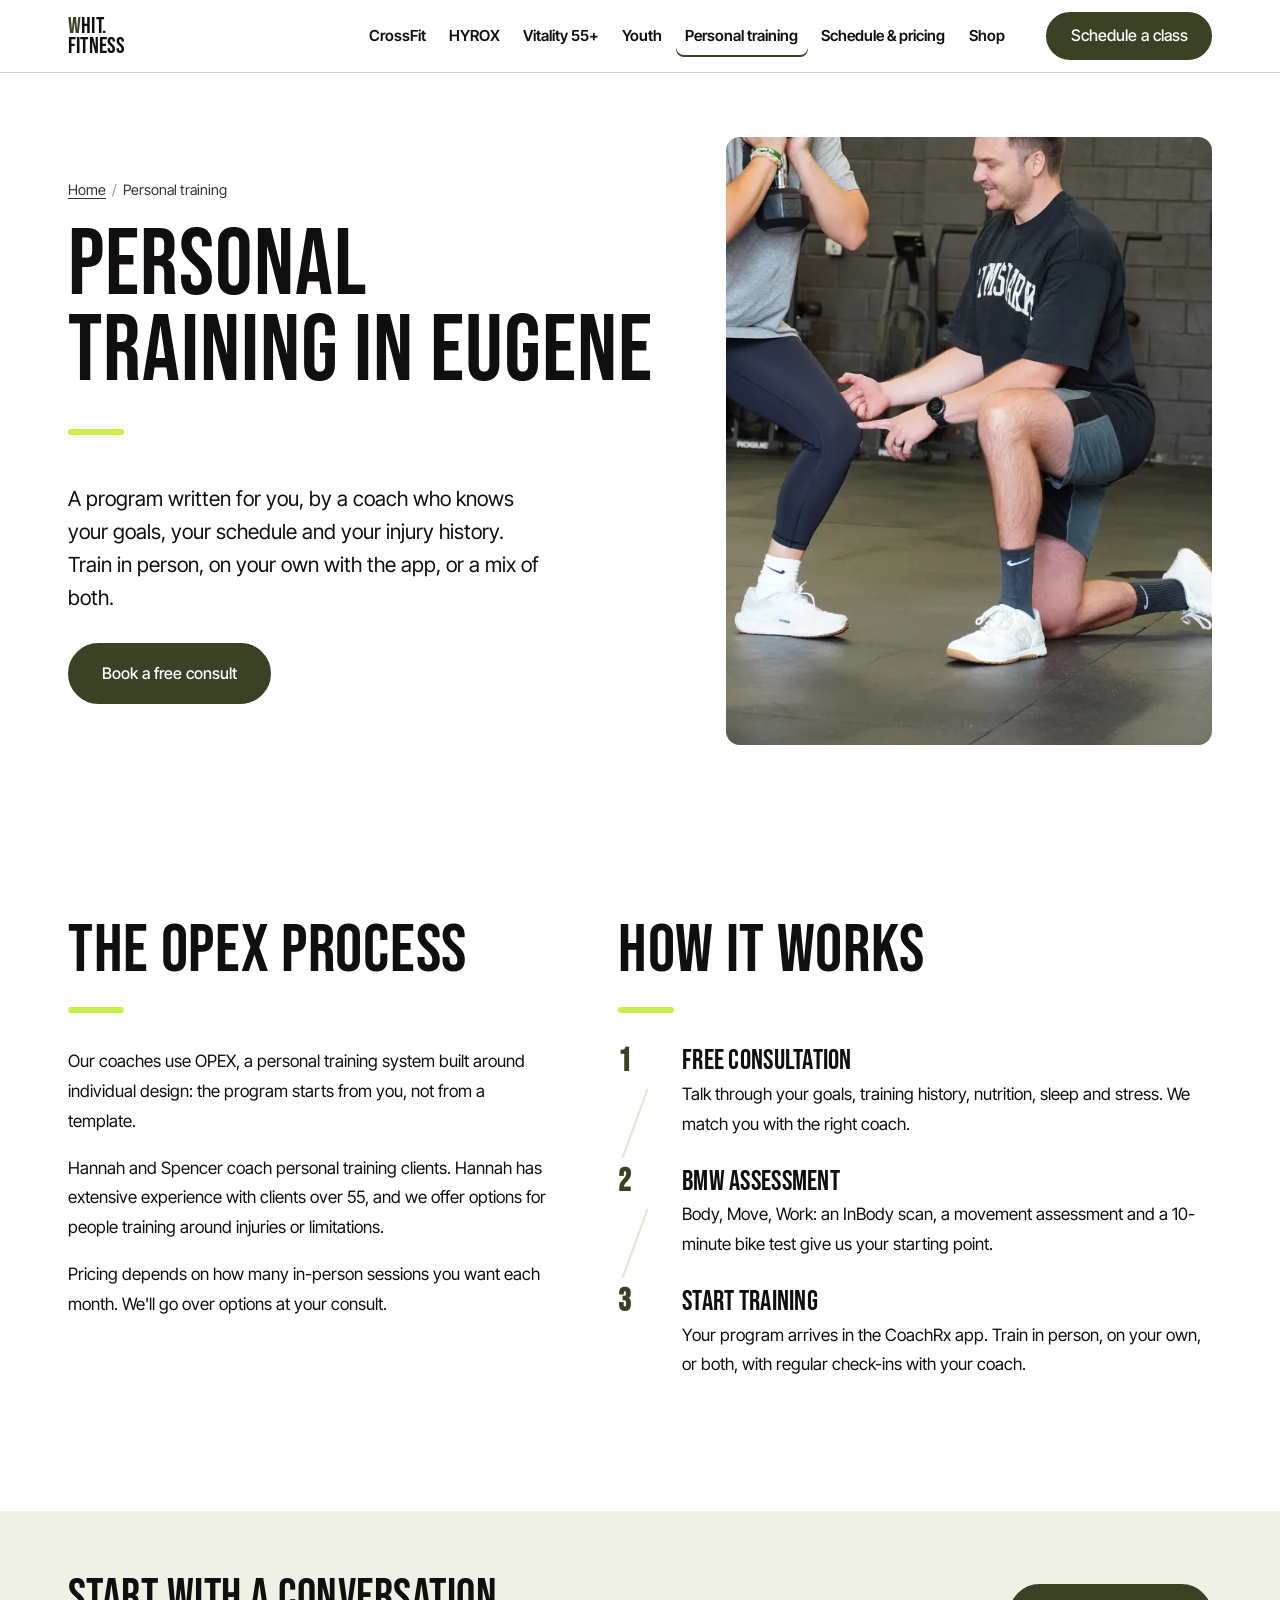
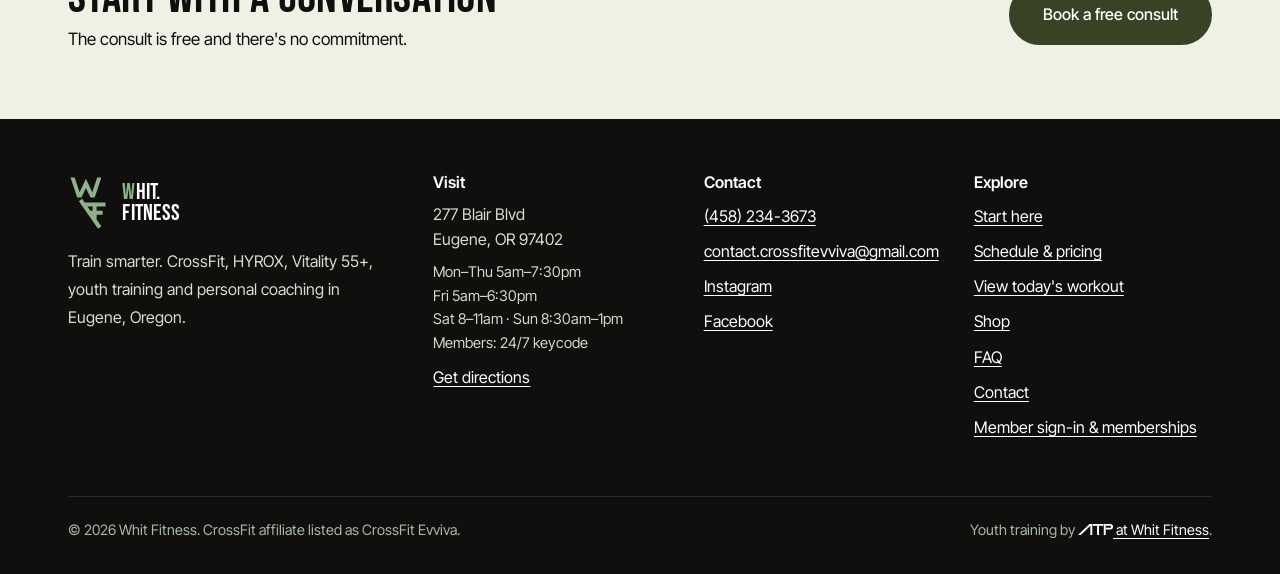
<file: personal-training.html>
<!doctype html>
<html lang="en">
<head>
<meta charset="utf-8">
<meta name="viewport" content="width=device-width, initial-scale=1">
<!--seo:start-->
<title>Personal Training in Eugene, OR | Free Consult | Whit Fitness</title>
<meta name="description" content="One-to-one personal training in Eugene, OR. Start with a free consult and an assessment, then train on a program written for you by a Whit Fitness coach.">
<meta name="robots" content="index, follow, max-image-preview:large, max-snippet:-1, max-video-preview:-1">
<link rel="canonical" href="https://whit-fitness.com/personal-training">
<meta name="theme-color" content="#394224">
<meta name="format-detection" content="telephone=yes">
<meta property="og:type" content="website">
<meta property="og:site_name" content="Whit Fitness">
<meta property="og:locale" content="en_US">
<meta property="og:title" content="Personal Training in Eugene, OR | Free Consult | Whit Fitness">
<meta property="og:description" content="One-to-one personal training in Eugene, OR. Start with a free consult and an assessment, then train on a program written for you by a Whit Fitness coach.">
<meta property="og:url" content="https://whit-fitness.com/personal-training">
<meta property="og:image" content="https://whit-fitness.com/assets/img/og.jpg">
<meta property="og:image:width" content="1200">
<meta property="og:image:height" content="630">
<meta property="og:image:alt" content="Whit Fitness, Train Smarter. CrossFit and HYROX gym in Eugene, Oregon.">
<meta property="business:contact_data:street_address" content="277 Blair Blvd">
<meta property="business:contact_data:locality" content="Eugene">
<meta property="business:contact_data:region" content="OR">
<meta property="business:contact_data:postal_code" content="97402">
<meta property="business:contact_data:country_name" content="USA">
<meta property="place:location:latitude" content="44.0569023">
<meta property="place:location:longitude" content="-123.1101159">
<meta name="twitter:card" content="summary_large_image">
<meta name="twitter:title" content="Personal Training in Eugene, OR | Free Consult | Whit Fitness">
<meta name="twitter:description" content="One-to-one personal training in Eugene, OR. Start with a free consult and an assessment, then train on a program written for you by a Whit Fitness coach.">
<meta name="twitter:image" content="https://whit-fitness.com/assets/img/og.jpg">
<meta name="geo.region" content="US-OR">
<meta name="geo.placename" content="Eugene, Oregon">
<meta name="geo.position" content="44.0569023;-123.1101159">
<meta name="ICBM" content="44.0569023, -123.1101159">
<link rel="alternate" type="text/plain" title="LLM-readable summary" href="/llms.txt">
<link rel="sitemap" type="application/xml" href="/sitemap.xml">
<script type="application/ld+json">{"@context":"https://schema.org","@graph":[{"@type":["ExerciseGym","HealthClub"],"@id":"https://whit-fitness.com/#gym","name":"Whit Fitness","alternateName":["CrossFit Evviva","Whit Fitness Eugene","WHIT. FITNESS"],"description":"Whit Fitness (formerly CrossFit Evviva) is a coached CrossFit and HYROX gym in the Whiteaker neighborhood of Eugene, Oregon. Classes run from 5am to 6:30pm on weekdays plus weekend HYROX, with Vitality strength and balance classes for adults 55+, ATP youth athletic training, one-to-one personal training, open gym and 24/7 member access.","slogan":"Train Smarter.","url":"https://whit-fitness.com/","telephone":"+1-458-234-3673","email":"contact.crossfitevviva@gmail.com","image":["https://whit-fitness.com/assets/img/photos/hero.jpg","https://whit-fitness.com/assets/img/photos/gym.jpg","https://whit-fitness.com/assets/img/photos/crossfit.jpg","https://whit-fitness.com/assets/img/photos/hyrox.jpg","https://whit-fitness.com/assets/img/og.jpg"],"logo":{"@type":"ImageObject","url":"https://whit-fitness.com/assets/img/apple-touch-icon.png","width":180,"height":180},"address":{"@type":"PostalAddress","streetAddress":"277 Blair Blvd","addressLocality":"Eugene","addressRegion":"OR","postalCode":"97402","addressCountry":"US"},"geo":{"@type":"GeoCoordinates","latitude":44.0569023,"longitude":-123.1101159},"hasMap":"https://maps.google.com/?cid=10535944655785304145","openingHoursSpecification":[{"@type":"OpeningHoursSpecification","dayOfWeek":["https://schema.org/Monday","https://schema.org/Tuesday","https://schema.org/Wednesday","https://schema.org/Thursday"],"opens":"05:00","closes":"19:30"},{"@type":"OpeningHoursSpecification","dayOfWeek":["https://schema.org/Friday"],"opens":"05:00","closes":"18:30"},{"@type":"OpeningHoursSpecification","dayOfWeek":["https://schema.org/Saturday"],"opens":"08:00","closes":"11:00"},{"@type":"OpeningHoursSpecification","dayOfWeek":["https://schema.org/Sunday"],"opens":"08:30","closes":"13:00"}],"areaServed":[{"@type":"City","name":"Eugene","containedInPlace":{"@type":"State","name":"Oregon"}},{"@type":"City","name":"Springfield","containedInPlace":{"@type":"State","name":"Oregon"}},{"@type":"Place","name":"Whiteaker, Eugene"},{"@type":"AdministrativeArea","name":"Lane County, Oregon"}],"priceRange":"$25–$270","currenciesAccepted":"USD","paymentAccepted":"Credit card, Debit card","publicAccess":true,"isAccessibleForFree":false,"smokingAllowed":false,"knowsAbout":["CrossFit","HYROX","HYROX race training","Strength training","Olympic weightlifting","Functional fitness","Group fitness classes","Personal training","Fitness for older adults","Senior fitness","Balance training","Youth sports performance","Conditioning","Mobility","Open gym"],"keywords":"CrossFit Eugene, HYROX Eugene, gym Eugene Oregon, senior fitness Eugene, personal trainer Eugene, youth athletic training Eugene, Whiteaker gym","sameAs":["https://www.instagram.com/whit.fitness_eugene/","https://www.facebook.com/CrossFitEvviva","https://www.crossfit.com/gym/32/crossfit-evviva","https://maps.google.com/?cid=10535944655785304145"],"amenityFeature":[{"@type":"LocationFeatureSpecification","name":"24/7 member keycode access","value":true},{"@type":"LocationFeatureSpecification","name":"Showers","value":true},{"@type":"LocationFeatureSpecification","name":"Lockers","value":true},{"@type":"LocationFeatureSpecification","name":"Changing room","value":true},{"@type":"LocationFeatureSpecification","name":"Lounge and Wi-Fi work space","value":true},{"@type":"LocationFeatureSpecification","name":"Kids' room","value":true},{"@type":"LocationFeatureSpecification","name":"Childcare Mon/Wed/Fri 9am","value":true},{"@type":"LocationFeatureSpecification","name":"50 feet of turf for sled work","value":true},{"@type":"LocationFeatureSpecification","name":"12 rowers, 3 SkiErgs and 9 Echo bikes","value":true}],"hasOfferCatalog":{"@type":"OfferCatalog","@id":"https://whit-fitness.com/schedule#pricing","name":"Whit Fitness memberships and passes","itemListElement":[{"@type":"Offer","name":"Unlimited membership","price":"160.00","priceCurrency":"USD","availability":"https://schema.org/InStock","url":"https://crossfitevviva.wodify.com/OnlineSalesPage/Main?q=Memberships","priceSpecification":{"@type":"UnitPriceSpecification","price":"160.00","priceCurrency":"USD","unitText":"month","referenceQuantity":{"@type":"QuantitativeValue","value":1,"unitCode":"MON"}},"description":"Unlimited CrossFit and HYROX classes plus open gym and 24/7 keycode access."},{"@type":"Offer","name":"Couples unlimited membership","price":"270.00","priceCurrency":"USD","availability":"https://schema.org/InStock","url":"https://crossfitevviva.wodify.com/OnlineSalesPage/Main?q=Memberships","priceSpecification":{"@type":"UnitPriceSpecification","price":"270.00","priceCurrency":"USD","unitText":"month","referenceQuantity":{"@type":"QuantitativeValue","value":1,"unitCode":"MON"}}},{"@type":"Offer","name":"HYROX membership, 2 classes per week","price":"120.00","priceCurrency":"USD","availability":"https://schema.org/InStock","url":"https://crossfitevviva.wodify.com/OnlineSalesPage/Main?q=Memberships","priceSpecification":{"@type":"UnitPriceSpecification","price":"120.00","priceCurrency":"USD","unitText":"month","referenceQuantity":{"@type":"QuantitativeValue","value":1,"unitCode":"MON"}}},{"@type":"Offer","name":"Open gym membership","price":"100.00","priceCurrency":"USD","availability":"https://schema.org/InStock","url":"https://crossfitevviva.wodify.com/OnlineSalesPage/Main?q=Memberships","priceSpecification":{"@type":"UnitPriceSpecification","price":"100.00","priceCurrency":"USD","unitText":"month","referenceQuantity":{"@type":"QuantitativeValue","value":1,"unitCode":"MON"}},"description":"24/7 keycode access to the gym outside of coached classes."},{"@type":"Offer","name":"Drop-in class","price":"25.00","priceCurrency":"USD","availability":"https://schema.org/InStock","url":"https://crossfitevviva.wodify.com/OnlineSalesPage/Main?q=Classes%7CLocationId%3D656"},{"@type":"Offer","name":"One-week pass","price":"60.00","priceCurrency":"USD","availability":"https://schema.org/InStock","url":"https://crossfitevviva.wodify.com/OnlineSalesPage/Main?q=Classes%7CLocationId%3D656"},{"@type":"Offer","name":"On-Ramp session (one-to-one intro)","price":"50.00","priceCurrency":"USD","availability":"https://schema.org/InStock","url":"https://crossfitevviva.wodify.com/OnlineSalesPortal/PaymentPlans.aspx?LocationId=656&OnlineMembershipId=286469","description":"Required before joining CrossFit classes if you are new to CrossFit. $60 for a couple."},{"@type":"Offer","name":"Free first HYROX class","price":"0.00","priceCurrency":"USD","availability":"https://schema.org/InStock","url":"https://crossfitevviva.wodify.com/OnlineSalesPortal/ViewSchedule.aspx?LocationId=656&OnlineMembershipId=3065"},{"@type":"Offer","name":"Free personal training consultation","price":"0.00","priceCurrency":"USD","availability":"https://schema.org/InStock","url":"https://crossfitevviva.wodify.com/OnlineSalesPortal/PaymentPlans.aspx?LocationId=656&OnlineMembershipId=286631"}]},"makesOffer":[{"@type":"Offer","itemOffered":{"@id":"https://whit-fitness.com/crossfit#service"}},{"@type":"Offer","itemOffered":{"@id":"https://whit-fitness.com/hyrox#service"}},{"@type":"Offer","itemOffered":{"@id":"https://whit-fitness.com/personal-training#service"}},{"@type":"Offer","itemOffered":{"@id":"https://whit-fitness.com/vitality#service"}},{"@type":"Offer","itemOffered":{"@id":"https://whit-fitness.com/youth#service"}},{"@type":"Offer","itemOffered":{"@id":"https://whit-fitness.com/schedule#open-gym"}}],"potentialAction":{"@type":"ReserveAction","name":"Book a class","target":{"@type":"EntryPoint","urlTemplate":"https://crossfitevviva.wodify.com/OnlineSalesPage/Main?q=Classes%7CLocationId%3D656","actionPlatform":["https://schema.org/DesktopWebPlatform","https://schema.org/MobileWebPlatform"]},"result":{"@type":"Reservation","name":"Class booking"}},"contactPoint":{"@type":"ContactPoint","contactType":"customer service","telephone":"+1-458-234-3673","email":"contact.crossfitevviva@gmail.com","areaServed":"US","availableLanguage":"English"}},{"@type":"WebSite","@id":"https://whit-fitness.com/#website","url":"https://whit-fitness.com/","name":"Whit Fitness","alternateName":["CrossFit Evviva","Whit Fitness Eugene"],"publisher":{"@id":"https://whit-fitness.com/#gym"},"inLanguage":"en-US"},{"@type":"WebPage","@id":"https://whit-fitness.com/personal-training#webpage","url":"https://whit-fitness.com/personal-training","name":"Personal Training in Eugene, OR | Free Consult | Whit Fitness","description":"One-to-one personal training in Eugene, OR. Start with a free consult and an assessment, then train on a program written for you by a Whit Fitness coach.","isPartOf":{"@id":"https://whit-fitness.com/#website"},"about":{"@id":"https://whit-fitness.com/#gym"},"inLanguage":"en-US","dateModified":"2026-10-27","primaryImageOfPage":{"@type":"ImageObject","url":"https://whit-fitness.com/assets/img/photos/personal-training.jpg"},"breadcrumb":{"@id":"https://whit-fitness.com/personal-training#breadcrumb"},"mainEntity":{"@id":"https://whit-fitness.com/personal-training#service"}},{"@type":"BreadcrumbList","@id":"https://whit-fitness.com/personal-training#breadcrumb","itemListElement":[{"@type":"ListItem","position":1,"name":"Home","item":"https://whit-fitness.com/"},{"@type":"ListItem","position":2,"name":"Personal training","item":"https://whit-fitness.com/personal-training"}]},{"@type":"Service","@id":"https://whit-fitness.com/personal-training#service","name":"Personal training","serviceType":"One-to-one personal training","description":"One-to-one personal training in Eugene, OR: a free consult, a movement and fitness assessment, then a program written for you.","url":"https://whit-fitness.com/personal-training","image":"https://whit-fitness.com/assets/img/photos/personal-training.jpg","offers":[{"@type":"Offer","name":"Free personal training consultation","price":"0.00","priceCurrency":"USD","availability":"https://schema.org/InStock","url":"https://crossfitevviva.wodify.com/OnlineSalesPortal/PaymentPlans.aspx?LocationId=656&OnlineMembershipId=286631"}],"provider":{"@id":"https://whit-fitness.com/#gym"},"areaServed":[{"@type":"City","name":"Eugene","containedInPlace":{"@type":"State","name":"Oregon"}},{"@type":"City","name":"Springfield","containedInPlace":{"@type":"State","name":"Oregon"}}]}]}</script>
<!--seo:end-->
<link rel="icon" href="/favicon.ico?v=2" sizes="48x48">
<link rel="icon" href="/favicon.svg?v=2" type="image/svg+xml">
<link rel="icon" href="/assets/img/favicon-32.png?v=2" type="image/png" sizes="32x32">
<link rel="apple-touch-icon" href="/assets/img/apple-touch-icon.png?v=2">
<link rel="manifest" href="/site.webmanifest">
<link rel="preload" href="/assets/fonts/bebas-neue.woff2" as="font" type="font/woff2" crossorigin>
<link rel="preload" href="/assets/fonts/inter-tight.woff2" as="font" type="font/woff2" crossorigin>
<link rel="stylesheet" href="/assets/site.css?v=44101610">
</head>
<body>
<a class="skip" href="#main">Skip to content</a>
<header class="site-header">
  <div class="wrap header-inner">
    <a class="wordmark" href="/" aria-label="Whit Fitness home"><span><span class="w">W</span>HIT.</span><span>FITNESS</span></a>
    <nav class="nav" aria-label="Main"><a href="/crossfit">CrossFit</a><a href="/hyrox">HYROX</a><a href="/vitality">Vitality 55+</a><a href="/youth">Youth</a><a href="/personal-training" aria-current="page">Personal training</a><a href="/schedule">Schedule &amp; pricing</a><a href="/shop">Shop</a></nav>
    <a class="btn header-cta" href="https://crossfitevviva.wodify.com/OnlineSalesPage/Main?q=Classes%7CLocationId%3D656" rel="noopener">Schedule a class</a>
    <button class="menu-btn" type="button" aria-expanded="false" aria-controls="mobile-nav"><span class="bars" aria-hidden="true"></span>Menu</button>
  </div>
  <div class="mobile-nav" id="mobile-nav" data-open="false">
    <nav class="wrap" aria-label="Main (mobile)"><ul><li><a href="/crossfit">CrossFit</a></li><li><a href="/hyrox">HYROX</a></li><li><a href="/vitality">Vitality 55+</a></li><li><a href="/youth">Youth</a></li><li><a href="/personal-training" aria-current="page">Personal training</a></li><li><a href="/schedule">Schedule &amp; pricing</a></li><li><a href="/shop">Shop</a></li><li><a href="/faq">FAQ</a></li><li><a href="/contact">Contact</a></li></ul><a class="btn" href="https://crossfitevviva.wodify.com/OnlineSalesPage/Main?q=Classes%7CLocationId%3D656" rel="noopener">Schedule a class</a></nav>
  </div>
</header>
<main id="main">
<section class="page-hero">
  
  <div class="wrap page-hero-grid">
    <div>
      <nav class="crumbs" aria-label="Breadcrumb"><ol><li><a href="/">Home</a></li><li aria-current="page">Personal training</li></ol></nav>
      <h1>Personal training in Eugene</h1>
      <p class="lede">A program written for you, by a coach who knows your goals, your schedule and your injury history. Train in person, on your own with the app, or a mix of both.</p>
      <div class="btn-row"><a class="btn" href="https://crossfitevviva.wodify.com/OnlineSalesPortal/PaymentPlans.aspx?LocationId=656&OnlineMembershipId=286631" rel="noopener">Book a free consult</a></div>
    </div>
    <div class="photo"><img src="/assets/img/photos/personal-training-960.webp" srcset="/assets/img/photos/personal-training-320.webp 320w, /assets/img/photos/personal-training-640.webp 640w, /assets/img/photos/personal-training-960.webp 960w, /assets/img/photos/personal-training-1067.webp 1067w" sizes="(min-width: 900px) 50vw, 100vw" alt="Coach kneeling beside a client to cue her lunge during a personal training session" width="1067" height="1600" style="object-position:60% 55%" fetchpriority="high" decoding="async"></div>
  </div>
</section><section class="section"><div class="wrap two-col">
  <div>
    <h2>The OPEX process</h2>
    <p>Our coaches use OPEX, a personal training system built around individual design: the program starts from you, not from a template.</p>
    <p>Hannah and Spencer coach personal training clients. Hannah has extensive experience with clients over 55, and we offer options for people training around injuries or limitations.</p>
    <p>Pricing depends on how many in-person sessions you want each month. We'll go over options at your consult.</p>
  </div>
  <div>
    <h2>How it works</h2>
    <ol class="steps">
      <li><h3>Free consultation</h3><p>Talk through your goals, training history, nutrition, sleep and stress. We match you with the right coach.</p></li>
      <li><h3>BMW assessment</h3><p>Body, Move, Work: an InBody scan, a movement assessment and a 10-minute bike test give us your starting point.</p></li>
      <li><h3>Start training</h3><p>Your program arrives in the CoachRx app. Train in person, on your own, or both, with regular check-ins with your coach.</p></li>
    </ol>
  </div>
</div></section>
<section class="band section-tight"><div class="wrap cta-band"><div><h2>Start with a conversation</h2><p>The consult is free and there's no commitment.</p></div><a class="btn" href="https://crossfitevviva.wodify.com/OnlineSalesPortal/PaymentPlans.aspx?LocationId=656&OnlineMembershipId=286631" rel="noopener">Book a free consult</a></div></section>
</main>
<footer class="site-footer">
  <div class="wrap">
    <div class="footer-grid">
      <div>
        <div class="footer-mark"><svg viewBox="0 0 480 674" aria-hidden="true" focusable="false"><path d="M268.77,270.00 L320.60,270.00 L400.60,30.00 L350.00,30.00 L291.49,205.54 L215.30,43.64 L139.11,205.54 L80.60,30.00 L30.00,30.00 L110.00,270.00 L161.82,270.00 L215.30,156.36 L268.77,270.00 Z M295.30,330.00 L200.46,330.00 L169.99,286.28 L130.61,313.72 L360.61,643.72 L399.99,616.28 L343.30,534.94 L343.30,478.00 L415.30,478.00 L415.30,430.00 L343.30,430.00 L343.30,378.00 L450.30,378.00 L450.30,330.00 L343.30,330.00 L295.30,330.00 Z M295.30,430.00 L270.16,430.00 L233.92,378.00 L295.30,378.00 L295.30,430.00 Z" fill="currentColor" fill-rule="evenodd"/></svg><a class="wordmark" href="/"><span><span class="w">W</span>HIT.</span><span>FITNESS</span></a></div>
        <p>Train smarter. CrossFit, HYROX, Vitality 55+, youth training and personal coaching in Eugene, Oregon.</p>
      </div>
      <div>
        <h2>Visit</h2>
        <address>277 Blair Blvd<br>Eugene, OR 97402</address>
        <p class="foot-hours">Mon–Thu 5am–7:30pm<br>Fri 5am–6:30pm<br>Sat 8–11am · Sun 8:30am–1pm<br>Members: 24/7 keycode</p>
        <p><a href="https://maps.google.com/?cid=10535944655785304145" rel="noopener">Get directions</a></p>
      </div>
      <div>
        <h2>Contact</h2>
        <ul>
          <li><a href="tel:+14582343673">(458) 234-3673</a></li>
          <li><a href="mailto:contact.crossfitevviva@gmail.com">contact.crossfitevviva@gmail.com</a></li>
          <li><a href="https://www.instagram.com/whit.fitness_eugene/" rel="noopener">Instagram</a></li>
          <li><a href="https://www.facebook.com/CrossFitEvviva" rel="noopener">Facebook</a></li>
        </ul>
      </div>
      <div>
        <h2>Explore</h2>
        <ul>
          <li><a href="/start">Start here</a></li>
          <li><a href="/schedule">Schedule &amp; pricing</a></li>
          <li><a href="/workout">View today's workout</a></li>
          
          <li><a href="/shop">Shop</a></li>
          <li><a href="/faq">FAQ</a></li>
          <li><a href="/contact">Contact</a></li>
          <li><a href="https://crossfitevviva.wodify.com/OnlineSalesPage/Main?q=Memberships" rel="noopener">Member sign-in &amp; memberships</a></li>
        </ul>
      </div>
    </div>
    <div class="footer-base">
      <span>&copy; <span data-year>2026</span> Whit Fitness. CrossFit affiliate listed as CrossFit Evviva.</span>
      <span>Youth training by <a class="atp-foot" href="/youth"><img src="/assets/img/atp/atp-mark-white.svg" alt="ATP" width="40" height="13" loading="lazy" decoding="async"> at Whit Fitness</a>.</span>
    </div>
  </div>
</footer>
<script src="/assets/site.js?v=44101610" defer></script>
</body>
</html>
</file>
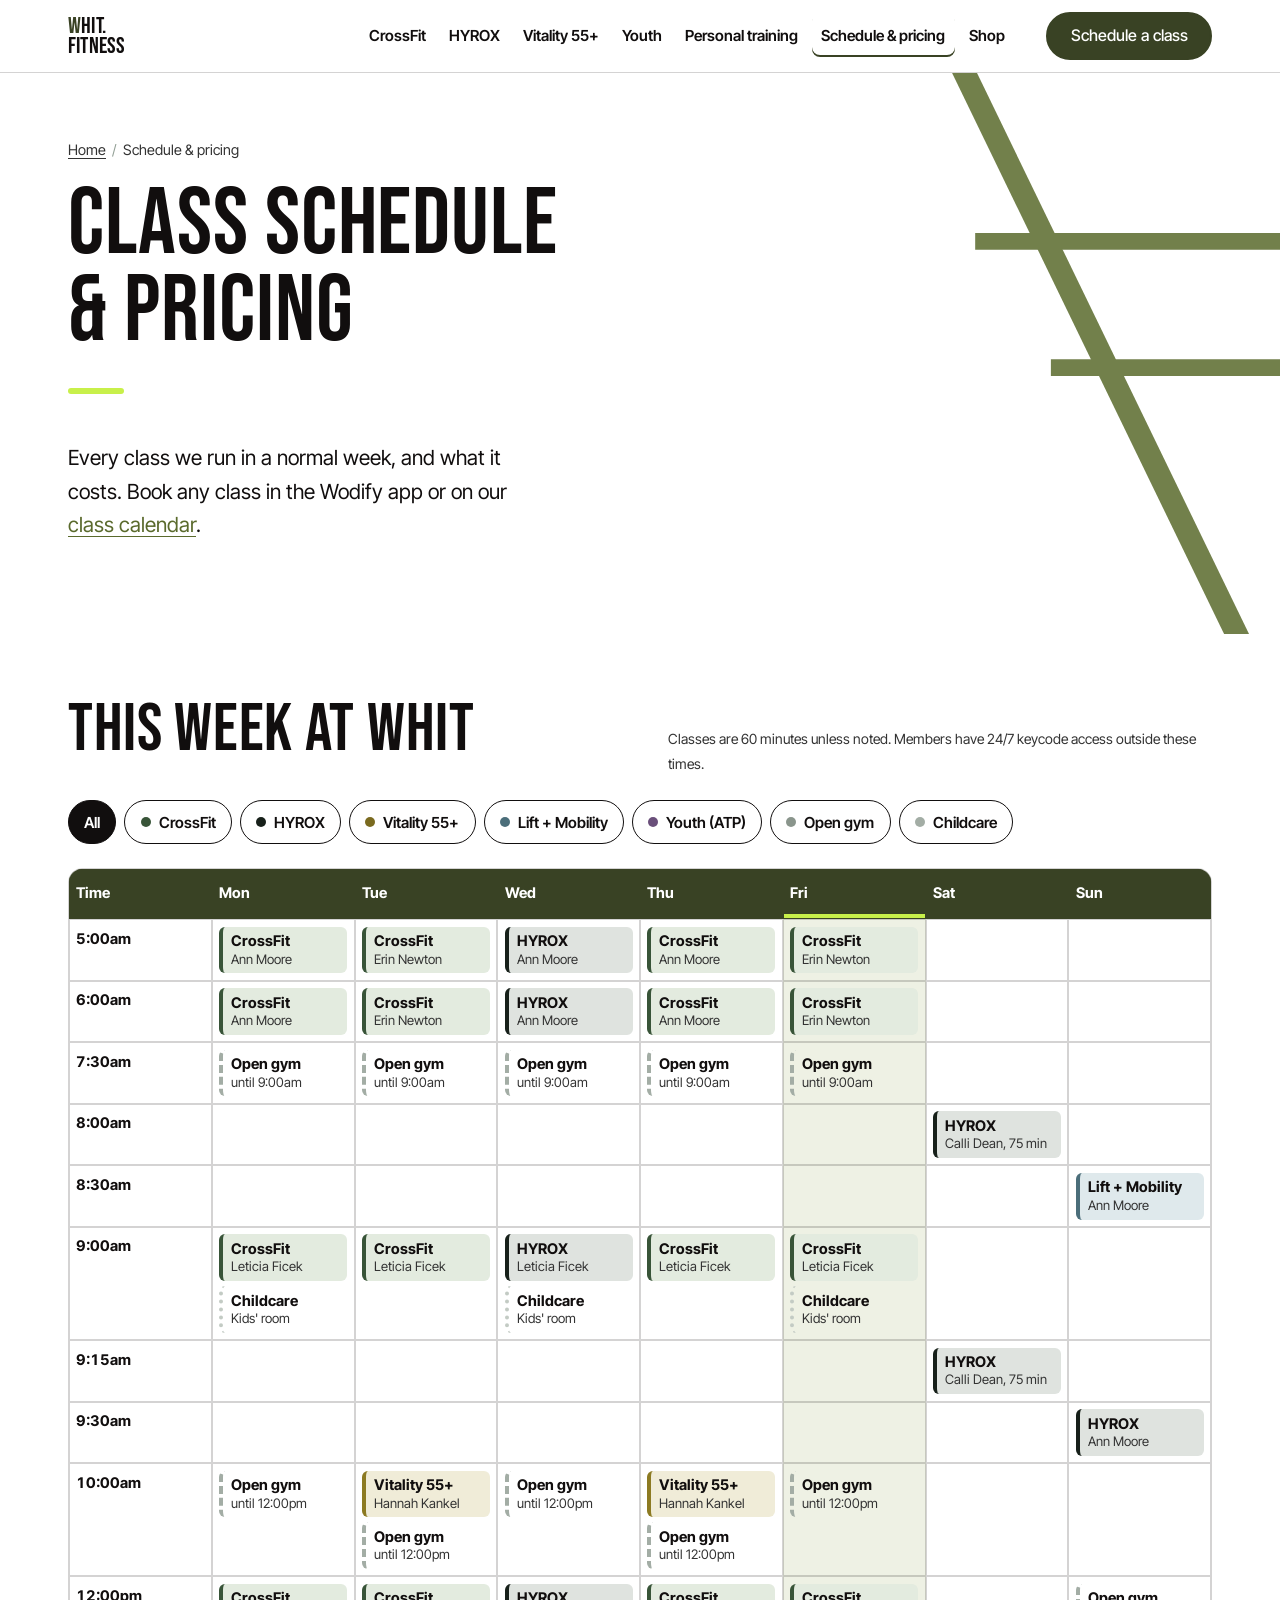
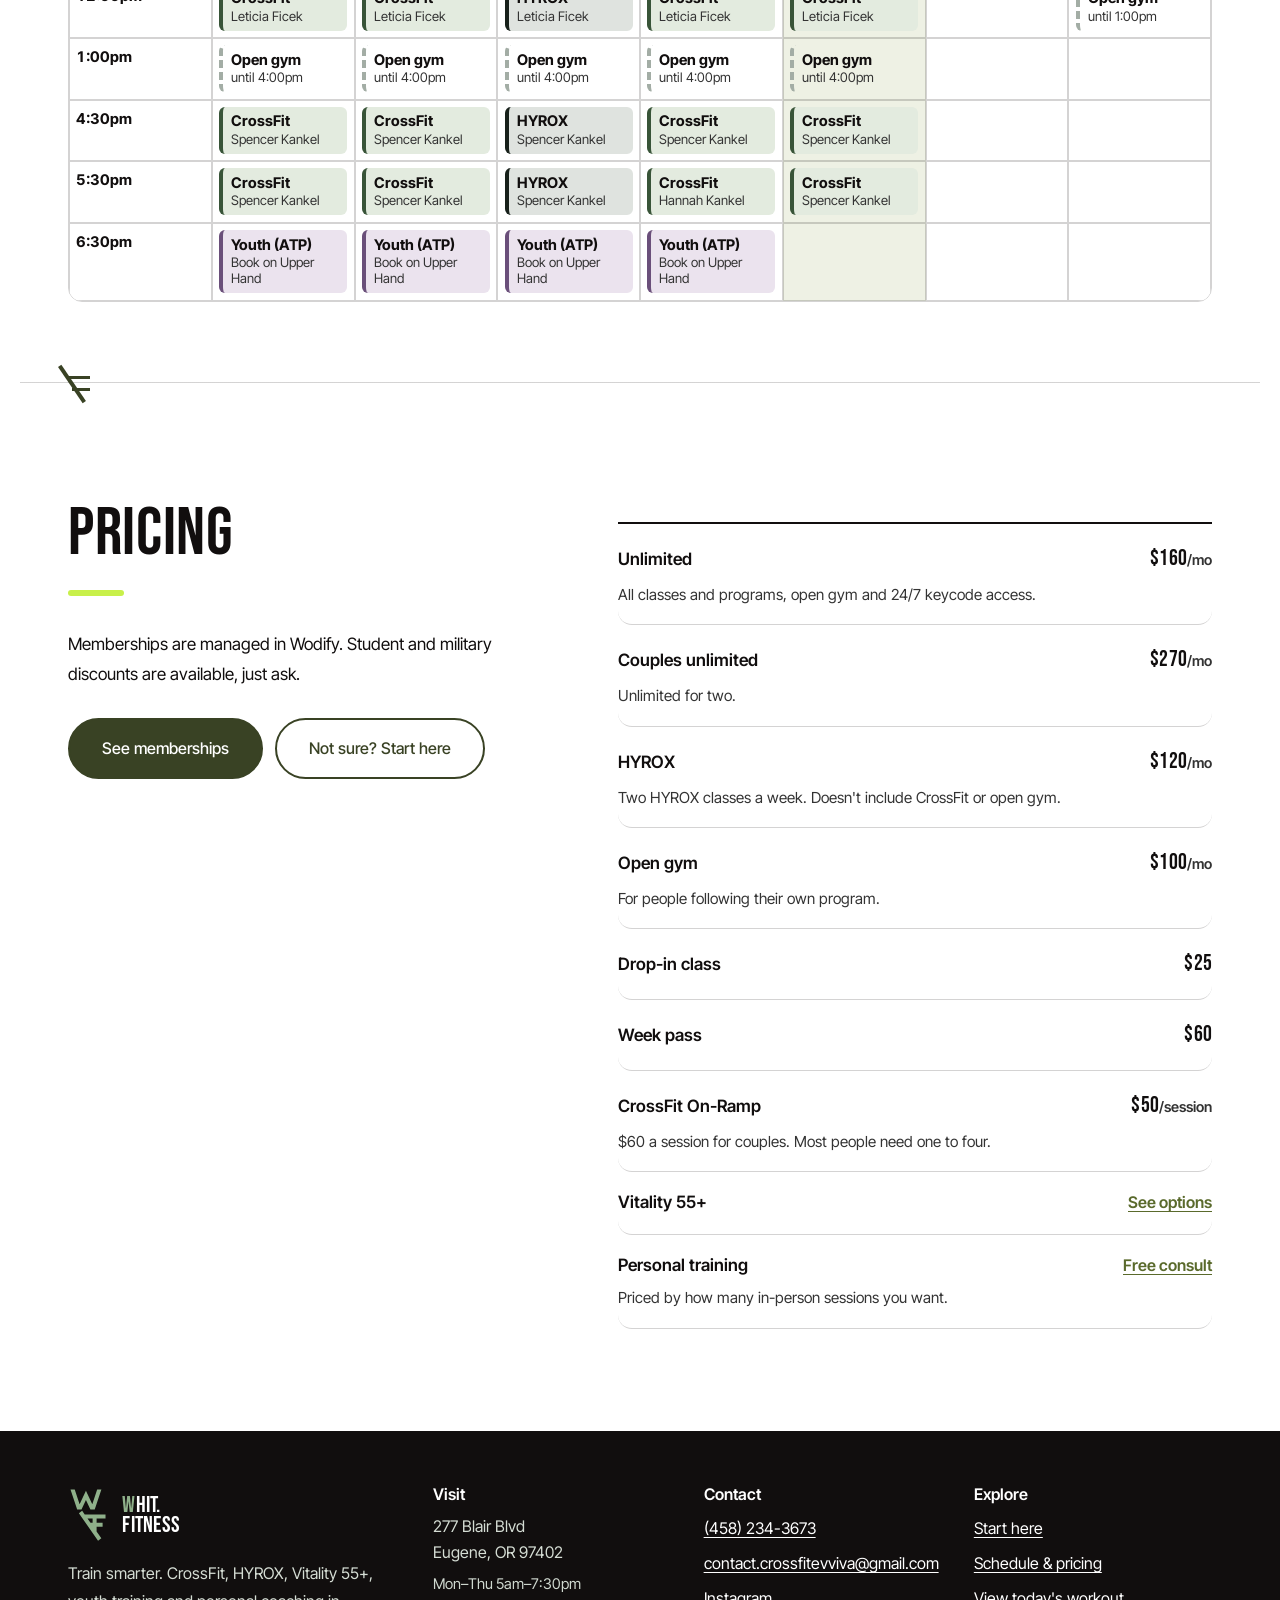
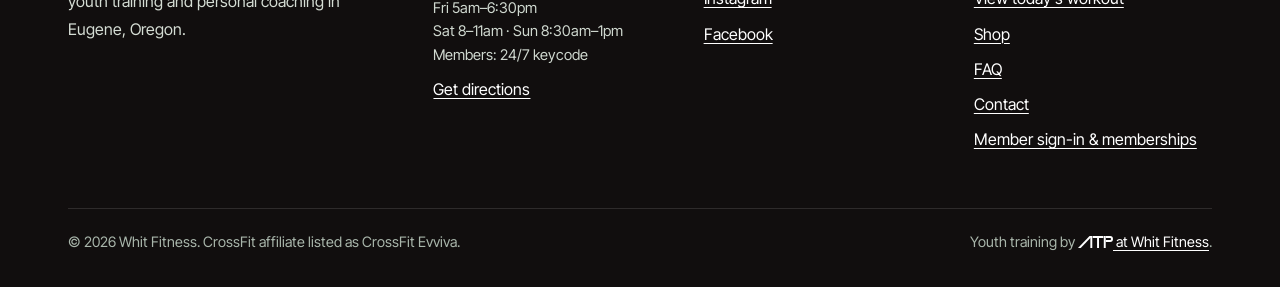
<file: schedule.html>
<!doctype html>
<html lang="en">
<head>
<meta charset="utf-8">
<meta name="viewport" content="width=device-width, initial-scale=1">
<!--seo:start-->
<title>Gym Class Schedule &amp; Pricing in Eugene, OR | Whit Fitness</title>
<meta name="description" content="Whit Fitness class times and prices: Unlimited $160/mo, HYROX $120/mo, Open Gym $100/mo, drop-in $25. Classes from 5am, 7 days a week in Eugene, OR.">
<meta name="robots" content="index, follow, max-image-preview:large, max-snippet:-1, max-video-preview:-1">
<link rel="canonical" href="https://whit-fitness.com/schedule">
<meta name="theme-color" content="#394224">
<meta name="format-detection" content="telephone=yes">
<meta property="og:type" content="website">
<meta property="og:site_name" content="Whit Fitness">
<meta property="og:locale" content="en_US">
<meta property="og:title" content="Gym Class Schedule &amp; Pricing in Eugene, OR | Whit Fitness">
<meta property="og:description" content="Whit Fitness class times and prices: Unlimited $160/mo, HYROX $120/mo, Open Gym $100/mo, drop-in $25. Classes from 5am, 7 days a week in Eugene, OR.">
<meta property="og:url" content="https://whit-fitness.com/schedule">
<meta property="og:image" content="https://whit-fitness.com/assets/img/og.jpg">
<meta property="og:image:width" content="1200">
<meta property="og:image:height" content="630">
<meta property="og:image:alt" content="Whit Fitness, Train Smarter. CrossFit and HYROX gym in Eugene, Oregon.">
<meta property="business:contact_data:street_address" content="277 Blair Blvd">
<meta property="business:contact_data:locality" content="Eugene">
<meta property="business:contact_data:region" content="OR">
<meta property="business:contact_data:postal_code" content="97402">
<meta property="business:contact_data:country_name" content="USA">
<meta property="place:location:latitude" content="44.0569023">
<meta property="place:location:longitude" content="-123.1101159">
<meta name="twitter:card" content="summary_large_image">
<meta name="twitter:title" content="Gym Class Schedule &amp; Pricing in Eugene, OR | Whit Fitness">
<meta name="twitter:description" content="Whit Fitness class times and prices: Unlimited $160/mo, HYROX $120/mo, Open Gym $100/mo, drop-in $25. Classes from 5am, 7 days a week in Eugene, OR.">
<meta name="twitter:image" content="https://whit-fitness.com/assets/img/og.jpg">
<meta name="geo.region" content="US-OR">
<meta name="geo.placename" content="Eugene, Oregon">
<meta name="geo.position" content="44.0569023;-123.1101159">
<meta name="ICBM" content="44.0569023, -123.1101159">
<link rel="alternate" type="text/plain" title="LLM-readable summary" href="/llms.txt">
<link rel="sitemap" type="application/xml" href="/sitemap.xml">
<script type="application/ld+json">{"@context":"https://schema.org","@graph":[{"@type":["ExerciseGym","HealthClub"],"@id":"https://whit-fitness.com/#gym","name":"Whit Fitness","alternateName":["CrossFit Evviva","Whit Fitness Eugene","WHIT. FITNESS"],"description":"Whit Fitness (formerly CrossFit Evviva) is a coached CrossFit and HYROX gym in the Whiteaker neighborhood of Eugene, Oregon. Classes run from 5am to 6:30pm on weekdays plus weekend HYROX, with Vitality strength and balance classes for adults 55+, ATP youth athletic training, one-to-one personal training, open gym and 24/7 member access.","slogan":"Train Smarter.","url":"https://whit-fitness.com/","telephone":"+1-458-234-3673","email":"contact.crossfitevviva@gmail.com","image":["https://whit-fitness.com/assets/img/photos/hero.jpg","https://whit-fitness.com/assets/img/photos/gym.jpg","https://whit-fitness.com/assets/img/photos/crossfit.jpg","https://whit-fitness.com/assets/img/photos/hyrox.jpg","https://whit-fitness.com/assets/img/og.jpg"],"logo":{"@type":"ImageObject","url":"https://whit-fitness.com/assets/img/apple-touch-icon.png","width":180,"height":180},"address":{"@type":"PostalAddress","streetAddress":"277 Blair Blvd","addressLocality":"Eugene","addressRegion":"OR","postalCode":"97402","addressCountry":"US"},"geo":{"@type":"GeoCoordinates","latitude":44.0569023,"longitude":-123.1101159},"hasMap":"https://maps.google.com/?cid=10535944655785304145","openingHoursSpecification":[{"@type":"OpeningHoursSpecification","dayOfWeek":["https://schema.org/Monday","https://schema.org/Tuesday","https://schema.org/Wednesday","https://schema.org/Thursday"],"opens":"05:00","closes":"19:30"},{"@type":"OpeningHoursSpecification","dayOfWeek":["https://schema.org/Friday"],"opens":"05:00","closes":"18:30"},{"@type":"OpeningHoursSpecification","dayOfWeek":["https://schema.org/Saturday"],"opens":"08:00","closes":"11:00"},{"@type":"OpeningHoursSpecification","dayOfWeek":["https://schema.org/Sunday"],"opens":"08:30","closes":"13:00"}],"areaServed":[{"@type":"City","name":"Eugene","containedInPlace":{"@type":"State","name":"Oregon"}},{"@type":"City","name":"Springfield","containedInPlace":{"@type":"State","name":"Oregon"}},{"@type":"Place","name":"Whiteaker, Eugene"},{"@type":"AdministrativeArea","name":"Lane County, Oregon"}],"priceRange":"$25–$270","currenciesAccepted":"USD","paymentAccepted":"Credit card, Debit card","publicAccess":true,"isAccessibleForFree":false,"smokingAllowed":false,"knowsAbout":["CrossFit","HYROX","HYROX race training","Strength training","Olympic weightlifting","Functional fitness","Group fitness classes","Personal training","Fitness for older adults","Senior fitness","Balance training","Youth sports performance","Conditioning","Mobility","Open gym"],"keywords":"CrossFit Eugene, HYROX Eugene, gym Eugene Oregon, senior fitness Eugene, personal trainer Eugene, youth athletic training Eugene, Whiteaker gym","sameAs":["https://www.instagram.com/whit.fitness_eugene/","https://www.facebook.com/CrossFitEvviva","https://www.crossfit.com/gym/32/crossfit-evviva","https://maps.google.com/?cid=10535944655785304145"],"amenityFeature":[{"@type":"LocationFeatureSpecification","name":"24/7 member keycode access","value":true},{"@type":"LocationFeatureSpecification","name":"Showers","value":true},{"@type":"LocationFeatureSpecification","name":"Lockers","value":true},{"@type":"LocationFeatureSpecification","name":"Changing room","value":true},{"@type":"LocationFeatureSpecification","name":"Lounge and Wi-Fi work space","value":true},{"@type":"LocationFeatureSpecification","name":"Kids' room","value":true},{"@type":"LocationFeatureSpecification","name":"Childcare Mon/Wed/Fri 9am","value":true},{"@type":"LocationFeatureSpecification","name":"50 feet of turf for sled work","value":true},{"@type":"LocationFeatureSpecification","name":"12 rowers, 3 SkiErgs and 9 Echo bikes","value":true}],"hasOfferCatalog":{"@type":"OfferCatalog","@id":"https://whit-fitness.com/schedule#pricing","name":"Whit Fitness memberships and passes","itemListElement":[{"@type":"Offer","name":"Unlimited membership","price":"160.00","priceCurrency":"USD","availability":"https://schema.org/InStock","url":"https://crossfitevviva.wodify.com/OnlineSalesPage/Main?q=Memberships","priceSpecification":{"@type":"UnitPriceSpecification","price":"160.00","priceCurrency":"USD","unitText":"month","referenceQuantity":{"@type":"QuantitativeValue","value":1,"unitCode":"MON"}},"description":"Unlimited CrossFit and HYROX classes plus open gym and 24/7 keycode access."},{"@type":"Offer","name":"Couples unlimited membership","price":"270.00","priceCurrency":"USD","availability":"https://schema.org/InStock","url":"https://crossfitevviva.wodify.com/OnlineSalesPage/Main?q=Memberships","priceSpecification":{"@type":"UnitPriceSpecification","price":"270.00","priceCurrency":"USD","unitText":"month","referenceQuantity":{"@type":"QuantitativeValue","value":1,"unitCode":"MON"}}},{"@type":"Offer","name":"HYROX membership, 2 classes per week","price":"120.00","priceCurrency":"USD","availability":"https://schema.org/InStock","url":"https://crossfitevviva.wodify.com/OnlineSalesPage/Main?q=Memberships","priceSpecification":{"@type":"UnitPriceSpecification","price":"120.00","priceCurrency":"USD","unitText":"month","referenceQuantity":{"@type":"QuantitativeValue","value":1,"unitCode":"MON"}}},{"@type":"Offer","name":"Open gym membership","price":"100.00","priceCurrency":"USD","availability":"https://schema.org/InStock","url":"https://crossfitevviva.wodify.com/OnlineSalesPage/Main?q=Memberships","priceSpecification":{"@type":"UnitPriceSpecification","price":"100.00","priceCurrency":"USD","unitText":"month","referenceQuantity":{"@type":"QuantitativeValue","value":1,"unitCode":"MON"}},"description":"24/7 keycode access to the gym outside of coached classes."},{"@type":"Offer","name":"Drop-in class","price":"25.00","priceCurrency":"USD","availability":"https://schema.org/InStock","url":"https://crossfitevviva.wodify.com/OnlineSalesPage/Main?q=Classes%7CLocationId%3D656"},{"@type":"Offer","name":"One-week pass","price":"60.00","priceCurrency":"USD","availability":"https://schema.org/InStock","url":"https://crossfitevviva.wodify.com/OnlineSalesPage/Main?q=Classes%7CLocationId%3D656"},{"@type":"Offer","name":"On-Ramp session (one-to-one intro)","price":"50.00","priceCurrency":"USD","availability":"https://schema.org/InStock","url":"https://crossfitevviva.wodify.com/OnlineSalesPortal/PaymentPlans.aspx?LocationId=656&OnlineMembershipId=286469","description":"Required before joining CrossFit classes if you are new to CrossFit. $60 for a couple."},{"@type":"Offer","name":"Free first HYROX class","price":"0.00","priceCurrency":"USD","availability":"https://schema.org/InStock","url":"https://crossfitevviva.wodify.com/OnlineSalesPortal/ViewSchedule.aspx?LocationId=656&OnlineMembershipId=3065"},{"@type":"Offer","name":"Free personal training consultation","price":"0.00","priceCurrency":"USD","availability":"https://schema.org/InStock","url":"https://crossfitevviva.wodify.com/OnlineSalesPortal/PaymentPlans.aspx?LocationId=656&OnlineMembershipId=286631"}]},"makesOffer":[{"@type":"Offer","itemOffered":{"@id":"https://whit-fitness.com/crossfit#service"}},{"@type":"Offer","itemOffered":{"@id":"https://whit-fitness.com/hyrox#service"}},{"@type":"Offer","itemOffered":{"@id":"https://whit-fitness.com/personal-training#service"}},{"@type":"Offer","itemOffered":{"@id":"https://whit-fitness.com/vitality#service"}},{"@type":"Offer","itemOffered":{"@id":"https://whit-fitness.com/youth#service"}},{"@type":"Offer","itemOffered":{"@id":"https://whit-fitness.com/schedule#open-gym"}}],"potentialAction":{"@type":"ReserveAction","name":"Book a class","target":{"@type":"EntryPoint","urlTemplate":"https://crossfitevviva.wodify.com/OnlineSalesPage/Main?q=Classes%7CLocationId%3D656","actionPlatform":["https://schema.org/DesktopWebPlatform","https://schema.org/MobileWebPlatform"]},"result":{"@type":"Reservation","name":"Class booking"}},"contactPoint":{"@type":"ContactPoint","contactType":"customer service","telephone":"+1-458-234-3673","email":"contact.crossfitevviva@gmail.com","areaServed":"US","availableLanguage":"English"}},{"@type":"WebSite","@id":"https://whit-fitness.com/#website","url":"https://whit-fitness.com/","name":"Whit Fitness","alternateName":["CrossFit Evviva","Whit Fitness Eugene"],"publisher":{"@id":"https://whit-fitness.com/#gym"},"inLanguage":"en-US"},{"@type":"WebPage","@id":"https://whit-fitness.com/schedule#webpage","url":"https://whit-fitness.com/schedule","name":"Gym Class Schedule & Pricing in Eugene, OR | Whit Fitness","description":"Whit Fitness class times and prices: Unlimited $160/mo, HYROX $120/mo, Open Gym $100/mo, drop-in $25. Classes from 5am, 7 days a week in Eugene, OR.","isPartOf":{"@id":"https://whit-fitness.com/#website"},"about":{"@id":"https://whit-fitness.com/#gym"},"inLanguage":"en-US","dateModified":"2026-10-27","primaryImageOfPage":{"@type":"ImageObject","url":"https://whit-fitness.com/assets/img/photos/gym.jpg"},"breadcrumb":{"@id":"https://whit-fitness.com/schedule#breadcrumb"},"mainEntity":{"@id":"https://whit-fitness.com/schedule#open-gym"}},{"@type":"BreadcrumbList","@id":"https://whit-fitness.com/schedule#breadcrumb","itemListElement":[{"@type":"ListItem","position":1,"name":"Home","item":"https://whit-fitness.com/"},{"@type":"ListItem","position":2,"name":"Schedule & pricing","item":"https://whit-fitness.com/schedule"}]},{"@type":"Service","@id":"https://whit-fitness.com/schedule#open-gym","name":"Open gym","serviceType":"Open gym access","description":"Train on your own with 24/7 keycode access to racks, barbells, machines, sleds and turf.","url":"https://whit-fitness.com/schedule","image":"https://whit-fitness.com/assets/img/photos/gym.jpg","offers":[{"@type":"Offer","name":"Open gym membership","price":"100.00","priceCurrency":"USD","availability":"https://schema.org/InStock","url":"https://crossfitevviva.wodify.com/OnlineSalesPage/Main?q=Memberships","priceSpecification":{"@type":"UnitPriceSpecification","price":"100.00","priceCurrency":"USD","unitText":"month","referenceQuantity":{"@type":"QuantitativeValue","value":1,"unitCode":"MON"}},"description":"24/7 keycode access to the gym outside of coached classes."},{"@type":"Offer","name":"Unlimited membership","price":"160.00","priceCurrency":"USD","availability":"https://schema.org/InStock","url":"https://crossfitevviva.wodify.com/OnlineSalesPage/Main?q=Memberships","priceSpecification":{"@type":"UnitPriceSpecification","price":"160.00","priceCurrency":"USD","unitText":"month","referenceQuantity":{"@type":"QuantitativeValue","value":1,"unitCode":"MON"}},"description":"Unlimited CrossFit and HYROX classes plus open gym and 24/7 keycode access."}],"provider":{"@id":"https://whit-fitness.com/#gym"},"areaServed":[{"@type":"City","name":"Eugene","containedInPlace":{"@type":"State","name":"Oregon"}},{"@type":"City","name":"Springfield","containedInPlace":{"@type":"State","name":"Oregon"}}]},{"@type":"Service","@id":"https://whit-fitness.com/crossfit#service","name":"CrossFit classes","serviceType":"CrossFit group fitness class","description":"Coached one-hour CrossFit classes in Eugene, OR, scaled for every level. Weightlifting, gymnastics and conditioning. New members start with On-Ramp.","url":"https://whit-fitness.com/crossfit","image":"https://whit-fitness.com/assets/img/photos/crossfit.jpg","hoursAvailable":[{"@type":"OpeningHoursSpecification","dayOfWeek":["https://schema.org/Monday","https://schema.org/Tuesday","https://schema.org/Thursday","https://schema.org/Friday"],"opens":"05:00","closes":"18:30"}],"offers":[{"@type":"Offer","name":"Unlimited membership","price":"160.00","priceCurrency":"USD","availability":"https://schema.org/InStock","url":"https://crossfitevviva.wodify.com/OnlineSalesPage/Main?q=Memberships","priceSpecification":{"@type":"UnitPriceSpecification","price":"160.00","priceCurrency":"USD","unitText":"month","referenceQuantity":{"@type":"QuantitativeValue","value":1,"unitCode":"MON"}},"description":"Unlimited CrossFit and HYROX classes plus open gym and 24/7 keycode access."},{"@type":"Offer","name":"Couples unlimited membership","price":"270.00","priceCurrency":"USD","availability":"https://schema.org/InStock","url":"https://crossfitevviva.wodify.com/OnlineSalesPage/Main?q=Memberships","priceSpecification":{"@type":"UnitPriceSpecification","price":"270.00","priceCurrency":"USD","unitText":"month","referenceQuantity":{"@type":"QuantitativeValue","value":1,"unitCode":"MON"}}},{"@type":"Offer","name":"Drop-in class","price":"25.00","priceCurrency":"USD","availability":"https://schema.org/InStock","url":"https://crossfitevviva.wodify.com/OnlineSalesPage/Main?q=Classes%7CLocationId%3D656"},{"@type":"Offer","name":"One-week pass","price":"60.00","priceCurrency":"USD","availability":"https://schema.org/InStock","url":"https://crossfitevviva.wodify.com/OnlineSalesPage/Main?q=Classes%7CLocationId%3D656"},{"@type":"Offer","name":"On-Ramp session (one-to-one intro)","price":"50.00","priceCurrency":"USD","availability":"https://schema.org/InStock","url":"https://crossfitevviva.wodify.com/OnlineSalesPortal/PaymentPlans.aspx?LocationId=656&OnlineMembershipId=286469","description":"Required before joining CrossFit classes if you are new to CrossFit. $60 for a couple."}],"audience":{"@type":"PeopleAudience","audienceType":"Adults of all fitness levels, beginners welcome"},"provider":{"@id":"https://whit-fitness.com/#gym"},"areaServed":[{"@type":"City","name":"Eugene","containedInPlace":{"@type":"State","name":"Oregon"}},{"@type":"City","name":"Springfield","containedInPlace":{"@type":"State","name":"Oregon"}}]},{"@type":"Service","@id":"https://whit-fitness.com/hyrox#service","name":"HYROX training classes","serviceType":"HYROX race training","description":"Coached HYROX training in Eugene, OR: running, rowing, SkiErg, sled push and pull, wall balls and the other HYROX stations. First class free.","url":"https://whit-fitness.com/hyrox","image":"https://whit-fitness.com/assets/img/photos/hyrox.jpg","hoursAvailable":[{"@type":"OpeningHoursSpecification","dayOfWeek":["https://schema.org/Wednesday"],"opens":"05:00","closes":"18:30"},{"@type":"OpeningHoursSpecification","dayOfWeek":["https://schema.org/Saturday"],"opens":"08:00","closes":"10:30"},{"@type":"OpeningHoursSpecification","dayOfWeek":["https://schema.org/Sunday"],"opens":"09:30","closes":"10:30"}],"offers":[{"@type":"Offer","name":"Free first HYROX class","price":"0.00","priceCurrency":"USD","availability":"https://schema.org/InStock","url":"https://crossfitevviva.wodify.com/OnlineSalesPortal/ViewSchedule.aspx?LocationId=656&OnlineMembershipId=3065"},{"@type":"Offer","name":"HYROX membership, 2 classes per week","price":"120.00","priceCurrency":"USD","availability":"https://schema.org/InStock","url":"https://crossfitevviva.wodify.com/OnlineSalesPage/Main?q=Memberships","priceSpecification":{"@type":"UnitPriceSpecification","price":"120.00","priceCurrency":"USD","unitText":"month","referenceQuantity":{"@type":"QuantitativeValue","value":1,"unitCode":"MON"}}},{"@type":"Offer","name":"Unlimited membership","price":"160.00","priceCurrency":"USD","availability":"https://schema.org/InStock","url":"https://crossfitevviva.wodify.com/OnlineSalesPage/Main?q=Memberships","priceSpecification":{"@type":"UnitPriceSpecification","price":"160.00","priceCurrency":"USD","unitText":"month","referenceQuantity":{"@type":"QuantitativeValue","value":1,"unitCode":"MON"}},"description":"Unlimited CrossFit and HYROX classes plus open gym and 24/7 keycode access."},{"@type":"Offer","name":"Drop-in class","price":"25.00","priceCurrency":"USD","availability":"https://schema.org/InStock","url":"https://crossfitevviva.wodify.com/OnlineSalesPage/Main?q=Classes%7CLocationId%3D656"}],"audience":{"@type":"PeopleAudience","audienceType":"HYROX racers and anyone who wants running and machine-based conditioning"},"provider":{"@id":"https://whit-fitness.com/#gym"},"areaServed":[{"@type":"City","name":"Eugene","containedInPlace":{"@type":"State","name":"Oregon"}},{"@type":"City","name":"Springfield","containedInPlace":{"@type":"State","name":"Oregon"}}]},{"@type":"Service","@id":"https://whit-fitness.com/vitality#service","name":"Vitality 55+ class","serviceType":"Strength and balance class for older adults","description":"Coached strength, balance, coordination and low-impact cardio for adults 55 and over. Tuesdays and Thursdays at 10am in Eugene, OR.","url":"https://whit-fitness.com/vitality","image":"https://whit-fitness.com/assets/img/photos/vitality.jpg","hoursAvailable":[{"@type":"OpeningHoursSpecification","dayOfWeek":["https://schema.org/Tuesday","https://schema.org/Thursday"],"opens":"10:00","closes":"11:00"}],"audience":{"@type":"PeopleAudience","suggestedMinAge":55,"audienceType":"Adults 55 and over, seniors, active agers"},"offers":[{"@type":"Offer","name":"Vitality 55+ membership","url":"https://crossfitevviva.wodify.com/OnlineSalesPortal/PaymentPlans.aspx?LocationId=656&OnlineMembershipId=291031","availability":"https://schema.org/InStock"}],"provider":{"@id":"https://whit-fitness.com/#gym"},"areaServed":[{"@type":"City","name":"Eugene","containedInPlace":{"@type":"State","name":"Oregon"}},{"@type":"City","name":"Springfield","containedInPlace":{"@type":"State","name":"Oregon"}}]},{"@type":"Service","@id":"https://whit-fitness.com/youth#service","name":"ATP youth strength & athletic development","alternateName":["ATP Eugene","Advanced Training & Performance","Advanced Training and Performance"],"serviceType":"Youth sports performance training","description":"Strength, speed, power and injury-prevention training for middle and high school athletes from any sport, run by ATP (Advanced Training & Performance) at Whit Fitness. Classes Monday to Thursday at 6:30pm, plus personal training, small group, remote programming and team sessions.","url":"https://whit-fitness.com/youth","image":"https://whit-fitness.com/assets/img/photos/youth.jpg","sameAs":["https://www.instagram.com/atp_eugene/"],"hoursAvailable":[{"@type":"OpeningHoursSpecification","dayOfWeek":["https://schema.org/Monday","https://schema.org/Tuesday","https://schema.org/Wednesday","https://schema.org/Thursday"],"opens":"18:30","closes":"19:30"}],"audience":{"@type":"PeopleAudience","audienceType":"Middle and high school athletes, U12 to U19"},"offers":[{"@type":"Offer","name":"ATP youth class drop-in","price":"20.00","priceCurrency":"USD","availability":"https://schema.org/InStock","url":"https://app.upperhand.io/customers/1706-advanced-training-and-performance/events/89747-youth-general-strength-athletic-development"},{"@type":"Offer","name":"ATP 10-class pass","price":"175.00","priceCurrency":"USD","availability":"https://schema.org/InStock","url":"https://app.upperhand.io/customers/1706-advanced-training-and-performance/credit_passes","description":"Valid for 6 months."},{"@type":"Offer","name":"ATP 20-class pass","price":"300.00","priceCurrency":"USD","availability":"https://schema.org/InStock","url":"https://app.upperhand.io/customers/1706-advanced-training-and-performance/credit_passes","description":"Valid for 10 months."},{"@type":"Offer","name":"ATP youth monthly membership","price":"120.00","priceCurrency":"USD","availability":"https://schema.org/InStock","url":"https://app.upperhand.io/customers/1706-advanced-training-and-performance/client-memberships/5857","priceSpecification":{"@type":"UnitPriceSpecification","price":"120.00","priceCurrency":"USD","unitText":"month","referenceQuantity":{"@type":"QuantitativeValue","value":1,"unitCode":"MON"}}}],"provider":{"@id":"https://whit-fitness.com/#gym"},"areaServed":[{"@type":"City","name":"Eugene","containedInPlace":{"@type":"State","name":"Oregon"}},{"@type":"City","name":"Springfield","containedInPlace":{"@type":"State","name":"Oregon"}}]}]}</script>
<!--seo:end-->
<link rel="icon" href="/favicon.ico?v=2" sizes="48x48">
<link rel="icon" href="/favicon.svg?v=2" type="image/svg+xml">
<link rel="icon" href="/assets/img/favicon-32.png?v=2" type="image/png" sizes="32x32">
<link rel="apple-touch-icon" href="/assets/img/apple-touch-icon.png?v=2">
<link rel="manifest" href="/site.webmanifest">
<link rel="preload" href="/assets/fonts/bebas-neue.woff2" as="font" type="font/woff2" crossorigin>
<link rel="preload" href="/assets/fonts/inter-tight.woff2" as="font" type="font/woff2" crossorigin>
<link rel="stylesheet" href="/assets/site.css?v=44101610">
</head>
<body>
<a class="skip" href="#main">Skip to content</a>
<header class="site-header">
  <div class="wrap header-inner">
    <a class="wordmark" href="/" aria-label="Whit Fitness home"><span><span class="w">W</span>HIT.</span><span>FITNESS</span></a>
    <nav class="nav" aria-label="Main"><a href="/crossfit">CrossFit</a><a href="/hyrox">HYROX</a><a href="/vitality">Vitality 55+</a><a href="/youth">Youth</a><a href="/personal-training">Personal training</a><a href="/schedule" aria-current="page">Schedule &amp; pricing</a><a href="/shop">Shop</a></nav>
    <a class="btn header-cta" href="https://crossfitevviva.wodify.com/OnlineSalesPage/Main?q=Classes%7CLocationId%3D656" rel="noopener">Schedule a class</a>
    <button class="menu-btn" type="button" aria-expanded="false" aria-controls="mobile-nav"><span class="bars" aria-hidden="true"></span>Menu</button>
  </div>
  <div class="mobile-nav" id="mobile-nav" data-open="false">
    <nav class="wrap" aria-label="Main (mobile)"><ul><li><a href="/crossfit">CrossFit</a></li><li><a href="/hyrox">HYROX</a></li><li><a href="/vitality">Vitality 55+</a></li><li><a href="/youth">Youth</a></li><li><a href="/personal-training">Personal training</a></li><li><a href="/schedule" aria-current="page">Schedule &amp; pricing</a></li><li><a href="/shop">Shop</a></li><li><a href="/faq">FAQ</a></li><li><a href="/contact">Contact</a></li></ul><a class="btn" href="https://crossfitevviva.wodify.com/OnlineSalesPage/Main?q=Classes%7CLocationId%3D656" rel="noopener">Schedule a class</a></nav>
  </div>
</header>
<main id="main">
<section class="page-hero">
  <svg class="stroke-art" viewBox="0 0 400 600" preserveAspectRatio="xMidYMid slice" aria-hidden="true" focusable="false"><line x1="40" y1="-20" x2="360" y2="640" stroke-width="16"/><line x1="96" y1="200" x2="330" y2="200" stroke-width="12"/><line x1="150" y1="290" x2="320" y2="290" stroke-width="12"/></svg>
  <div class="wrap page-hero-grid">
    <div>
      <nav class="crumbs" aria-label="Breadcrumb"><ol><li><a href="/">Home</a></li><li aria-current="page">Schedule &amp; pricing</li></ol></nav>
      <h1>Class schedule &amp; pricing</h1>
      <p class="lede">Every class we run in a normal week, and what it costs. Book any class in the Wodify app or on our <a href="https://crossfitevviva.wodify.com/OnlineSalesPage/Main?q=Classes%7CLocationId%3D656" rel="noopener">class calendar</a>.</p>
      
    </div>
    
  </div>
</section><section class="section-tight" aria-labelledby="week-title"><div class="wrap">
  <div class="section-head"><h2 id="week-title">This week at Whit</h2><p class="muted small">Classes are 60 minutes unless noted. Members have 24/7 keycode access outside these times.</p></div>
  <div class="filters" role="group" aria-label="Show programs"><button type="button" aria-pressed="true" data-filter="all">All</button><button type="button" aria-pressed="false" data-filter="crossfit" class="k-crossfit" style="background:transparent"><span class="sw" aria-hidden="true"></span>CrossFit</button><button type="button" aria-pressed="false" data-filter="hyrox" class="k-hyrox" style="background:transparent"><span class="sw" aria-hidden="true"></span>HYROX</button><button type="button" aria-pressed="false" data-filter="vitality" class="k-vitality" style="background:transparent"><span class="sw" aria-hidden="true"></span>Vitality 55+</button><button type="button" aria-pressed="false" data-filter="lift" class="k-lift" style="background:transparent"><span class="sw" aria-hidden="true"></span>Lift + Mobility</button><button type="button" aria-pressed="false" data-filter="youth" class="k-youth" style="background:transparent"><span class="sw" aria-hidden="true"></span>Youth (ATP)</button><button type="button" aria-pressed="false" data-filter="open" class="k-open" style="background:transparent"><span class="sw" aria-hidden="true"></span>Open gym</button><button type="button" aria-pressed="false" data-filter="childcare" class="k-childcare" style="background:transparent"><span class="sw" aria-hidden="true"></span>Childcare</button></div>
  <p class="visually-hidden" aria-live="polite" data-filter-status></p>
  <table class="sched-table">
    <caption class="visually-hidden">Weekly class schedule at Whit Fitness, by start time and day</caption>
    <thead><tr><th scope="col">Time</th><th scope="col" data-day="1">Mon<span class="visually-hidden">day</span></th><th scope="col" data-day="2">Tue<span class="visually-hidden">sday</span></th><th scope="col" data-day="3">Wed<span class="visually-hidden">nesday</span></th><th scope="col" data-day="4">Thu<span class="visually-hidden">rsday</span></th><th scope="col" data-day="5">Fri<span class="visually-hidden">day</span></th><th scope="col" data-day="6">Sat<span class="visually-hidden">urday</span></th><th scope="col" data-day="0">Sun<span class="visually-hidden">day</span></th></tr></thead>
    <tbody><tr><th scope="row">5:00am</th><td data-day="1"><div class="chip k-crossfit" data-p="crossfit"><b>CrossFit</b><span>Ann Moore</span></div></td><td data-day="2"><div class="chip k-crossfit" data-p="crossfit"><b>CrossFit</b><span>Erin Newton</span></div></td><td data-day="3"><div class="chip k-hyrox" data-p="hyrox"><b>HYROX</b><span>Ann Moore</span></div></td><td data-day="4"><div class="chip k-crossfit" data-p="crossfit"><b>CrossFit</b><span>Ann Moore</span></div></td><td data-day="5"><div class="chip k-crossfit" data-p="crossfit"><b>CrossFit</b><span>Erin Newton</span></div></td><td data-day="6"></td><td data-day="0"></td></tr><tr><th scope="row">6:00am</th><td data-day="1"><div class="chip k-crossfit" data-p="crossfit"><b>CrossFit</b><span>Ann Moore</span></div></td><td data-day="2"><div class="chip k-crossfit" data-p="crossfit"><b>CrossFit</b><span>Erin Newton</span></div></td><td data-day="3"><div class="chip k-hyrox" data-p="hyrox"><b>HYROX</b><span>Ann Moore</span></div></td><td data-day="4"><div class="chip k-crossfit" data-p="crossfit"><b>CrossFit</b><span>Ann Moore</span></div></td><td data-day="5"><div class="chip k-crossfit" data-p="crossfit"><b>CrossFit</b><span>Erin Newton</span></div></td><td data-day="6"></td><td data-day="0"></td></tr><tr><th scope="row">7:30am</th><td data-day="1"><div class="chip k-open" data-p="open"><b>Open gym</b><span>until 9:00am</span></div></td><td data-day="2"><div class="chip k-open" data-p="open"><b>Open gym</b><span>until 9:00am</span></div></td><td data-day="3"><div class="chip k-open" data-p="open"><b>Open gym</b><span>until 9:00am</span></div></td><td data-day="4"><div class="chip k-open" data-p="open"><b>Open gym</b><span>until 9:00am</span></div></td><td data-day="5"><div class="chip k-open" data-p="open"><b>Open gym</b><span>until 9:00am</span></div></td><td data-day="6"></td><td data-day="0"></td></tr><tr><th scope="row">8:00am</th><td data-day="1"></td><td data-day="2"></td><td data-day="3"></td><td data-day="4"></td><td data-day="5"></td><td data-day="6"><div class="chip k-hyrox" data-p="hyrox"><b>HYROX</b><span>Calli Dean, 75 min</span></div></td><td data-day="0"></td></tr><tr><th scope="row">8:30am</th><td data-day="1"></td><td data-day="2"></td><td data-day="3"></td><td data-day="4"></td><td data-day="5"></td><td data-day="6"></td><td data-day="0"><div class="chip k-lift" data-p="lift"><b>Lift + Mobility</b><span>Ann Moore</span></div></td></tr><tr><th scope="row">9:00am</th><td data-day="1"><div class="chip k-crossfit" data-p="crossfit"><b>CrossFit</b><span>Leticia Ficek</span></div><div class="chip k-childcare" data-p="childcare"><b>Childcare</b><span>Kids' room</span></div></td><td data-day="2"><div class="chip k-crossfit" data-p="crossfit"><b>CrossFit</b><span>Leticia Ficek</span></div></td><td data-day="3"><div class="chip k-hyrox" data-p="hyrox"><b>HYROX</b><span>Leticia Ficek</span></div><div class="chip k-childcare" data-p="childcare"><b>Childcare</b><span>Kids' room</span></div></td><td data-day="4"><div class="chip k-crossfit" data-p="crossfit"><b>CrossFit</b><span>Leticia Ficek</span></div></td><td data-day="5"><div class="chip k-crossfit" data-p="crossfit"><b>CrossFit</b><span>Leticia Ficek</span></div><div class="chip k-childcare" data-p="childcare"><b>Childcare</b><span>Kids' room</span></div></td><td data-day="6"></td><td data-day="0"></td></tr><tr><th scope="row">9:15am</th><td data-day="1"></td><td data-day="2"></td><td data-day="3"></td><td data-day="4"></td><td data-day="5"></td><td data-day="6"><div class="chip k-hyrox" data-p="hyrox"><b>HYROX</b><span>Calli Dean, 75 min</span></div></td><td data-day="0"></td></tr><tr><th scope="row">9:30am</th><td data-day="1"></td><td data-day="2"></td><td data-day="3"></td><td data-day="4"></td><td data-day="5"></td><td data-day="6"></td><td data-day="0"><div class="chip k-hyrox" data-p="hyrox"><b>HYROX</b><span>Ann Moore</span></div></td></tr><tr><th scope="row">10:00am</th><td data-day="1"><div class="chip k-open" data-p="open"><b>Open gym</b><span>until 12:00pm</span></div></td><td data-day="2"><div class="chip k-vitality" data-p="vitality"><b>Vitality 55+</b><span>Hannah Kankel</span></div><div class="chip k-open" data-p="open"><b>Open gym</b><span>until 12:00pm</span></div></td><td data-day="3"><div class="chip k-open" data-p="open"><b>Open gym</b><span>until 12:00pm</span></div></td><td data-day="4"><div class="chip k-vitality" data-p="vitality"><b>Vitality 55+</b><span>Hannah Kankel</span></div><div class="chip k-open" data-p="open"><b>Open gym</b><span>until 12:00pm</span></div></td><td data-day="5"><div class="chip k-open" data-p="open"><b>Open gym</b><span>until 12:00pm</span></div></td><td data-day="6"></td><td data-day="0"></td></tr><tr><th scope="row">12:00pm</th><td data-day="1"><div class="chip k-crossfit" data-p="crossfit"><b>CrossFit</b><span>Leticia Ficek</span></div></td><td data-day="2"><div class="chip k-crossfit" data-p="crossfit"><b>CrossFit</b><span>Leticia Ficek</span></div></td><td data-day="3"><div class="chip k-hyrox" data-p="hyrox"><b>HYROX</b><span>Leticia Ficek</span></div></td><td data-day="4"><div class="chip k-crossfit" data-p="crossfit"><b>CrossFit</b><span>Leticia Ficek</span></div></td><td data-day="5"><div class="chip k-crossfit" data-p="crossfit"><b>CrossFit</b><span>Leticia Ficek</span></div></td><td data-day="6"></td><td data-day="0"><div class="chip k-open" data-p="open"><b>Open gym</b><span>until 1:00pm</span></div></td></tr><tr><th scope="row">1:00pm</th><td data-day="1"><div class="chip k-open" data-p="open"><b>Open gym</b><span>until 4:00pm</span></div></td><td data-day="2"><div class="chip k-open" data-p="open"><b>Open gym</b><span>until 4:00pm</span></div></td><td data-day="3"><div class="chip k-open" data-p="open"><b>Open gym</b><span>until 4:00pm</span></div></td><td data-day="4"><div class="chip k-open" data-p="open"><b>Open gym</b><span>until 4:00pm</span></div></td><td data-day="5"><div class="chip k-open" data-p="open"><b>Open gym</b><span>until 4:00pm</span></div></td><td data-day="6"></td><td data-day="0"></td></tr><tr><th scope="row">4:30pm</th><td data-day="1"><div class="chip k-crossfit" data-p="crossfit"><b>CrossFit</b><span>Spencer Kankel</span></div></td><td data-day="2"><div class="chip k-crossfit" data-p="crossfit"><b>CrossFit</b><span>Spencer Kankel</span></div></td><td data-day="3"><div class="chip k-hyrox" data-p="hyrox"><b>HYROX</b><span>Spencer Kankel</span></div></td><td data-day="4"><div class="chip k-crossfit" data-p="crossfit"><b>CrossFit</b><span>Spencer Kankel</span></div></td><td data-day="5"><div class="chip k-crossfit" data-p="crossfit"><b>CrossFit</b><span>Spencer Kankel</span></div></td><td data-day="6"></td><td data-day="0"></td></tr><tr><th scope="row">5:30pm</th><td data-day="1"><div class="chip k-crossfit" data-p="crossfit"><b>CrossFit</b><span>Spencer Kankel</span></div></td><td data-day="2"><div class="chip k-crossfit" data-p="crossfit"><b>CrossFit</b><span>Spencer Kankel</span></div></td><td data-day="3"><div class="chip k-hyrox" data-p="hyrox"><b>HYROX</b><span>Spencer Kankel</span></div></td><td data-day="4"><div class="chip k-crossfit" data-p="crossfit"><b>CrossFit</b><span>Hannah Kankel</span></div></td><td data-day="5"><div class="chip k-crossfit" data-p="crossfit"><b>CrossFit</b><span>Spencer Kankel</span></div></td><td data-day="6"></td><td data-day="0"></td></tr><tr><th scope="row">6:30pm</th><td data-day="1"><div class="chip k-youth" data-p="youth"><b>Youth (ATP)</b><span>Book on Upper Hand</span></div></td><td data-day="2"><div class="chip k-youth" data-p="youth"><b>Youth (ATP)</b><span>Book on Upper Hand</span></div></td><td data-day="3"><div class="chip k-youth" data-p="youth"><b>Youth (ATP)</b><span>Book on Upper Hand</span></div></td><td data-day="4"><div class="chip k-youth" data-p="youth"><b>Youth (ATP)</b><span>Book on Upper Hand</span></div></td><td data-day="5"></td><td data-day="6"></td><td data-day="0"></td></tr></tbody>
  </table>
  <div class="sched-days"><section data-day="1"><h3>Monday</h3><ul><li><span class="tm">5:00am</span><div class="chip k-crossfit" data-p="crossfit"><b>CrossFit</b><span>Ann Moore</span></div></li><li><span class="tm">6:00am</span><div class="chip k-crossfit" data-p="crossfit"><b>CrossFit</b><span>Ann Moore</span></div></li><li><span class="tm">7:30am</span><div class="chip k-open" data-p="open"><b>Open gym</b><span>until 9:00am</span></div></li><li><span class="tm">9:00am</span><div class="chip k-crossfit" data-p="crossfit"><b>CrossFit</b><span>Leticia Ficek</span></div></li><li><span class="tm">9:00am</span><div class="chip k-childcare" data-p="childcare"><b>Childcare</b><span>Kids' room</span></div></li><li><span class="tm">10:00am</span><div class="chip k-open" data-p="open"><b>Open gym</b><span>until 12:00pm</span></div></li><li><span class="tm">12:00pm</span><div class="chip k-crossfit" data-p="crossfit"><b>CrossFit</b><span>Leticia Ficek</span></div></li><li><span class="tm">1:00pm</span><div class="chip k-open" data-p="open"><b>Open gym</b><span>until 4:00pm</span></div></li><li><span class="tm">4:30pm</span><div class="chip k-crossfit" data-p="crossfit"><b>CrossFit</b><span>Spencer Kankel</span></div></li><li><span class="tm">5:30pm</span><div class="chip k-crossfit" data-p="crossfit"><b>CrossFit</b><span>Spencer Kankel</span></div></li><li><span class="tm">6:30pm</span><div class="chip k-youth" data-p="youth"><b>Youth (ATP)</b><span>Book on Upper Hand</span></div></li></ul></section><section data-day="2"><h3>Tuesday</h3><ul><li><span class="tm">5:00am</span><div class="chip k-crossfit" data-p="crossfit"><b>CrossFit</b><span>Erin Newton</span></div></li><li><span class="tm">6:00am</span><div class="chip k-crossfit" data-p="crossfit"><b>CrossFit</b><span>Erin Newton</span></div></li><li><span class="tm">7:30am</span><div class="chip k-open" data-p="open"><b>Open gym</b><span>until 9:00am</span></div></li><li><span class="tm">9:00am</span><div class="chip k-crossfit" data-p="crossfit"><b>CrossFit</b><span>Leticia Ficek</span></div></li><li><span class="tm">10:00am</span><div class="chip k-vitality" data-p="vitality"><b>Vitality 55+</b><span>Hannah Kankel</span></div></li><li><span class="tm">10:00am</span><div class="chip k-open" data-p="open"><b>Open gym</b><span>until 12:00pm</span></div></li><li><span class="tm">12:00pm</span><div class="chip k-crossfit" data-p="crossfit"><b>CrossFit</b><span>Leticia Ficek</span></div></li><li><span class="tm">1:00pm</span><div class="chip k-open" data-p="open"><b>Open gym</b><span>until 4:00pm</span></div></li><li><span class="tm">4:30pm</span><div class="chip k-crossfit" data-p="crossfit"><b>CrossFit</b><span>Spencer Kankel</span></div></li><li><span class="tm">5:30pm</span><div class="chip k-crossfit" data-p="crossfit"><b>CrossFit</b><span>Spencer Kankel</span></div></li><li><span class="tm">6:30pm</span><div class="chip k-youth" data-p="youth"><b>Youth (ATP)</b><span>Book on Upper Hand</span></div></li></ul></section><section data-day="3"><h3>Wednesday</h3><ul><li><span class="tm">5:00am</span><div class="chip k-hyrox" data-p="hyrox"><b>HYROX</b><span>Ann Moore</span></div></li><li><span class="tm">6:00am</span><div class="chip k-hyrox" data-p="hyrox"><b>HYROX</b><span>Ann Moore</span></div></li><li><span class="tm">7:30am</span><div class="chip k-open" data-p="open"><b>Open gym</b><span>until 9:00am</span></div></li><li><span class="tm">9:00am</span><div class="chip k-hyrox" data-p="hyrox"><b>HYROX</b><span>Leticia Ficek</span></div></li><li><span class="tm">9:00am</span><div class="chip k-childcare" data-p="childcare"><b>Childcare</b><span>Kids' room</span></div></li><li><span class="tm">10:00am</span><div class="chip k-open" data-p="open"><b>Open gym</b><span>until 12:00pm</span></div></li><li><span class="tm">12:00pm</span><div class="chip k-hyrox" data-p="hyrox"><b>HYROX</b><span>Leticia Ficek</span></div></li><li><span class="tm">1:00pm</span><div class="chip k-open" data-p="open"><b>Open gym</b><span>until 4:00pm</span></div></li><li><span class="tm">4:30pm</span><div class="chip k-hyrox" data-p="hyrox"><b>HYROX</b><span>Spencer Kankel</span></div></li><li><span class="tm">5:30pm</span><div class="chip k-hyrox" data-p="hyrox"><b>HYROX</b><span>Spencer Kankel</span></div></li><li><span class="tm">6:30pm</span><div class="chip k-youth" data-p="youth"><b>Youth (ATP)</b><span>Book on Upper Hand</span></div></li></ul></section><section data-day="4"><h3>Thursday</h3><ul><li><span class="tm">5:00am</span><div class="chip k-crossfit" data-p="crossfit"><b>CrossFit</b><span>Ann Moore</span></div></li><li><span class="tm">6:00am</span><div class="chip k-crossfit" data-p="crossfit"><b>CrossFit</b><span>Ann Moore</span></div></li><li><span class="tm">7:30am</span><div class="chip k-open" data-p="open"><b>Open gym</b><span>until 9:00am</span></div></li><li><span class="tm">9:00am</span><div class="chip k-crossfit" data-p="crossfit"><b>CrossFit</b><span>Leticia Ficek</span></div></li><li><span class="tm">10:00am</span><div class="chip k-vitality" data-p="vitality"><b>Vitality 55+</b><span>Hannah Kankel</span></div></li><li><span class="tm">10:00am</span><div class="chip k-open" data-p="open"><b>Open gym</b><span>until 12:00pm</span></div></li><li><span class="tm">12:00pm</span><div class="chip k-crossfit" data-p="crossfit"><b>CrossFit</b><span>Leticia Ficek</span></div></li><li><span class="tm">1:00pm</span><div class="chip k-open" data-p="open"><b>Open gym</b><span>until 4:00pm</span></div></li><li><span class="tm">4:30pm</span><div class="chip k-crossfit" data-p="crossfit"><b>CrossFit</b><span>Spencer Kankel</span></div></li><li><span class="tm">5:30pm</span><div class="chip k-crossfit" data-p="crossfit"><b>CrossFit</b><span>Hannah Kankel</span></div></li><li><span class="tm">6:30pm</span><div class="chip k-youth" data-p="youth"><b>Youth (ATP)</b><span>Book on Upper Hand</span></div></li></ul></section><section data-day="5"><h3>Friday</h3><ul><li><span class="tm">5:00am</span><div class="chip k-crossfit" data-p="crossfit"><b>CrossFit</b><span>Erin Newton</span></div></li><li><span class="tm">6:00am</span><div class="chip k-crossfit" data-p="crossfit"><b>CrossFit</b><span>Erin Newton</span></div></li><li><span class="tm">7:30am</span><div class="chip k-open" data-p="open"><b>Open gym</b><span>until 9:00am</span></div></li><li><span class="tm">9:00am</span><div class="chip k-crossfit" data-p="crossfit"><b>CrossFit</b><span>Leticia Ficek</span></div></li><li><span class="tm">9:00am</span><div class="chip k-childcare" data-p="childcare"><b>Childcare</b><span>Kids' room</span></div></li><li><span class="tm">10:00am</span><div class="chip k-open" data-p="open"><b>Open gym</b><span>until 12:00pm</span></div></li><li><span class="tm">12:00pm</span><div class="chip k-crossfit" data-p="crossfit"><b>CrossFit</b><span>Leticia Ficek</span></div></li><li><span class="tm">1:00pm</span><div class="chip k-open" data-p="open"><b>Open gym</b><span>until 4:00pm</span></div></li><li><span class="tm">4:30pm</span><div class="chip k-crossfit" data-p="crossfit"><b>CrossFit</b><span>Spencer Kankel</span></div></li><li><span class="tm">5:30pm</span><div class="chip k-crossfit" data-p="crossfit"><b>CrossFit</b><span>Spencer Kankel</span></div></li></ul></section><section data-day="6"><h3>Saturday</h3><ul><li><span class="tm">8:00am</span><div class="chip k-hyrox" data-p="hyrox"><b>HYROX</b><span>Calli Dean, 75 min</span></div></li><li><span class="tm">9:15am</span><div class="chip k-hyrox" data-p="hyrox"><b>HYROX</b><span>Calli Dean, 75 min</span></div></li></ul></section><section data-day="0"><h3>Sunday</h3><ul><li><span class="tm">8:30am</span><div class="chip k-lift" data-p="lift"><b>Lift + Mobility</b><span>Ann Moore</span></div></li><li><span class="tm">9:30am</span><div class="chip k-hyrox" data-p="hyrox"><b>HYROX</b><span>Ann Moore</span></div></li><li><span class="tm">12:00pm</span><div class="chip k-open" data-p="open"><b>Open gym</b><span>until 1:00pm</span></div></li></ul></section></div>
</div></section>
<div class="rule-wrap"><div class="rule" role="presentation"></div></div>
<section class="section" id="pricing" aria-labelledby="pricing-title"><div class="wrap two-col">
  <div>
    <h2 id="pricing-title">Pricing</h2>
    <p>Memberships are managed in Wodify. Student and military discounts are available, just ask.</p>
    <div class="btn-row"><a class="btn" href="https://crossfitevviva.wodify.com/OnlineSalesPage/Main?q=Memberships" rel="noopener">See memberships</a><a class="btn btn-ghost" href="/start">Not sure? Start here</a></div>
  </div>
  <div>
    <ul class="price-list">
      <li><span class="name">Unlimited</span><span class="amt">$160<small>/mo</small></span><span class="note">All classes and programs, open gym and 24/7 keycode access.</span></li>
      <li><span class="name">Couples unlimited</span><span class="amt">$270<small>/mo</small></span><span class="note">Unlimited for two.</span></li>
      <li><span class="name">HYROX</span><span class="amt">$120<small>/mo</small></span><span class="note">Two HYROX classes a week. Doesn't include CrossFit or open gym.</span></li>
      <li><span class="name">Open gym</span><span class="amt">$100<small>/mo</small></span><span class="note">For people following their own program.</span></li>
      <li><span class="name">Drop-in class</span><span class="amt">$25</span></li>
      <li><span class="name">Week pass</span><span class="amt">$60</span></li>
      <li><span class="name">CrossFit On-Ramp</span><span class="amt">$50<small>/session</small></span><span class="note">$60 a session for couples. Most people need one to four.</span></li>
      <li><span class="name">Vitality 55+</span><span class="amt small"><a href="https://crossfitevviva.wodify.com/OnlineSalesPortal/PaymentPlans.aspx?LocationId=656&OnlineMembershipId=291031" rel="noopener">See options</a></span></li>
      <li><span class="name">Personal training</span><span class="amt small"><a href="https://crossfitevviva.wodify.com/OnlineSalesPortal/PaymentPlans.aspx?LocationId=656&OnlineMembershipId=286631" rel="noopener">Free consult</a></span><span class="note">Priced by how many in-person sessions you want.</span></li>
    </ul>
  </div>
</div></section>
</main>
<footer class="site-footer">
  <div class="wrap">
    <div class="footer-grid">
      <div>
        <div class="footer-mark"><svg viewBox="0 0 480 674" aria-hidden="true" focusable="false"><path d="M268.77,270.00 L320.60,270.00 L400.60,30.00 L350.00,30.00 L291.49,205.54 L215.30,43.64 L139.11,205.54 L80.60,30.00 L30.00,30.00 L110.00,270.00 L161.82,270.00 L215.30,156.36 L268.77,270.00 Z M295.30,330.00 L200.46,330.00 L169.99,286.28 L130.61,313.72 L360.61,643.72 L399.99,616.28 L343.30,534.94 L343.30,478.00 L415.30,478.00 L415.30,430.00 L343.30,430.00 L343.30,378.00 L450.30,378.00 L450.30,330.00 L343.30,330.00 L295.30,330.00 Z M295.30,430.00 L270.16,430.00 L233.92,378.00 L295.30,378.00 L295.30,430.00 Z" fill="currentColor" fill-rule="evenodd"/></svg><a class="wordmark" href="/"><span><span class="w">W</span>HIT.</span><span>FITNESS</span></a></div>
        <p>Train smarter. CrossFit, HYROX, Vitality 55+, youth training and personal coaching in Eugene, Oregon.</p>
      </div>
      <div>
        <h2>Visit</h2>
        <address>277 Blair Blvd<br>Eugene, OR 97402</address>
        <p class="foot-hours">Mon–Thu 5am–7:30pm<br>Fri 5am–6:30pm<br>Sat 8–11am · Sun 8:30am–1pm<br>Members: 24/7 keycode</p>
        <p><a href="https://maps.google.com/?cid=10535944655785304145" rel="noopener">Get directions</a></p>
      </div>
      <div>
        <h2>Contact</h2>
        <ul>
          <li><a href="tel:+14582343673">(458) 234-3673</a></li>
          <li><a href="mailto:contact.crossfitevviva@gmail.com">contact.crossfitevviva@gmail.com</a></li>
          <li><a href="https://www.instagram.com/whit.fitness_eugene/" rel="noopener">Instagram</a></li>
          <li><a href="https://www.facebook.com/CrossFitEvviva" rel="noopener">Facebook</a></li>
        </ul>
      </div>
      <div>
        <h2>Explore</h2>
        <ul>
          <li><a href="/start">Start here</a></li>
          <li><a href="/schedule">Schedule &amp; pricing</a></li>
          <li><a href="/workout">View today's workout</a></li>
          
          <li><a href="/shop">Shop</a></li>
          <li><a href="/faq">FAQ</a></li>
          <li><a href="/contact">Contact</a></li>
          <li><a href="https://crossfitevviva.wodify.com/OnlineSalesPage/Main?q=Memberships" rel="noopener">Member sign-in &amp; memberships</a></li>
        </ul>
      </div>
    </div>
    <div class="footer-base">
      <span>&copy; <span data-year>2026</span> Whit Fitness. CrossFit affiliate listed as CrossFit Evviva.</span>
      <span>Youth training by <a class="atp-foot" href="/youth"><img src="/assets/img/atp/atp-mark-white.svg" alt="ATP" width="40" height="13" loading="lazy" decoding="async"> at Whit Fitness</a>.</span>
    </div>
  </div>
</footer>
<script src="/assets/site.js?v=44101610" defer></script>
</body>
</html>
</file>
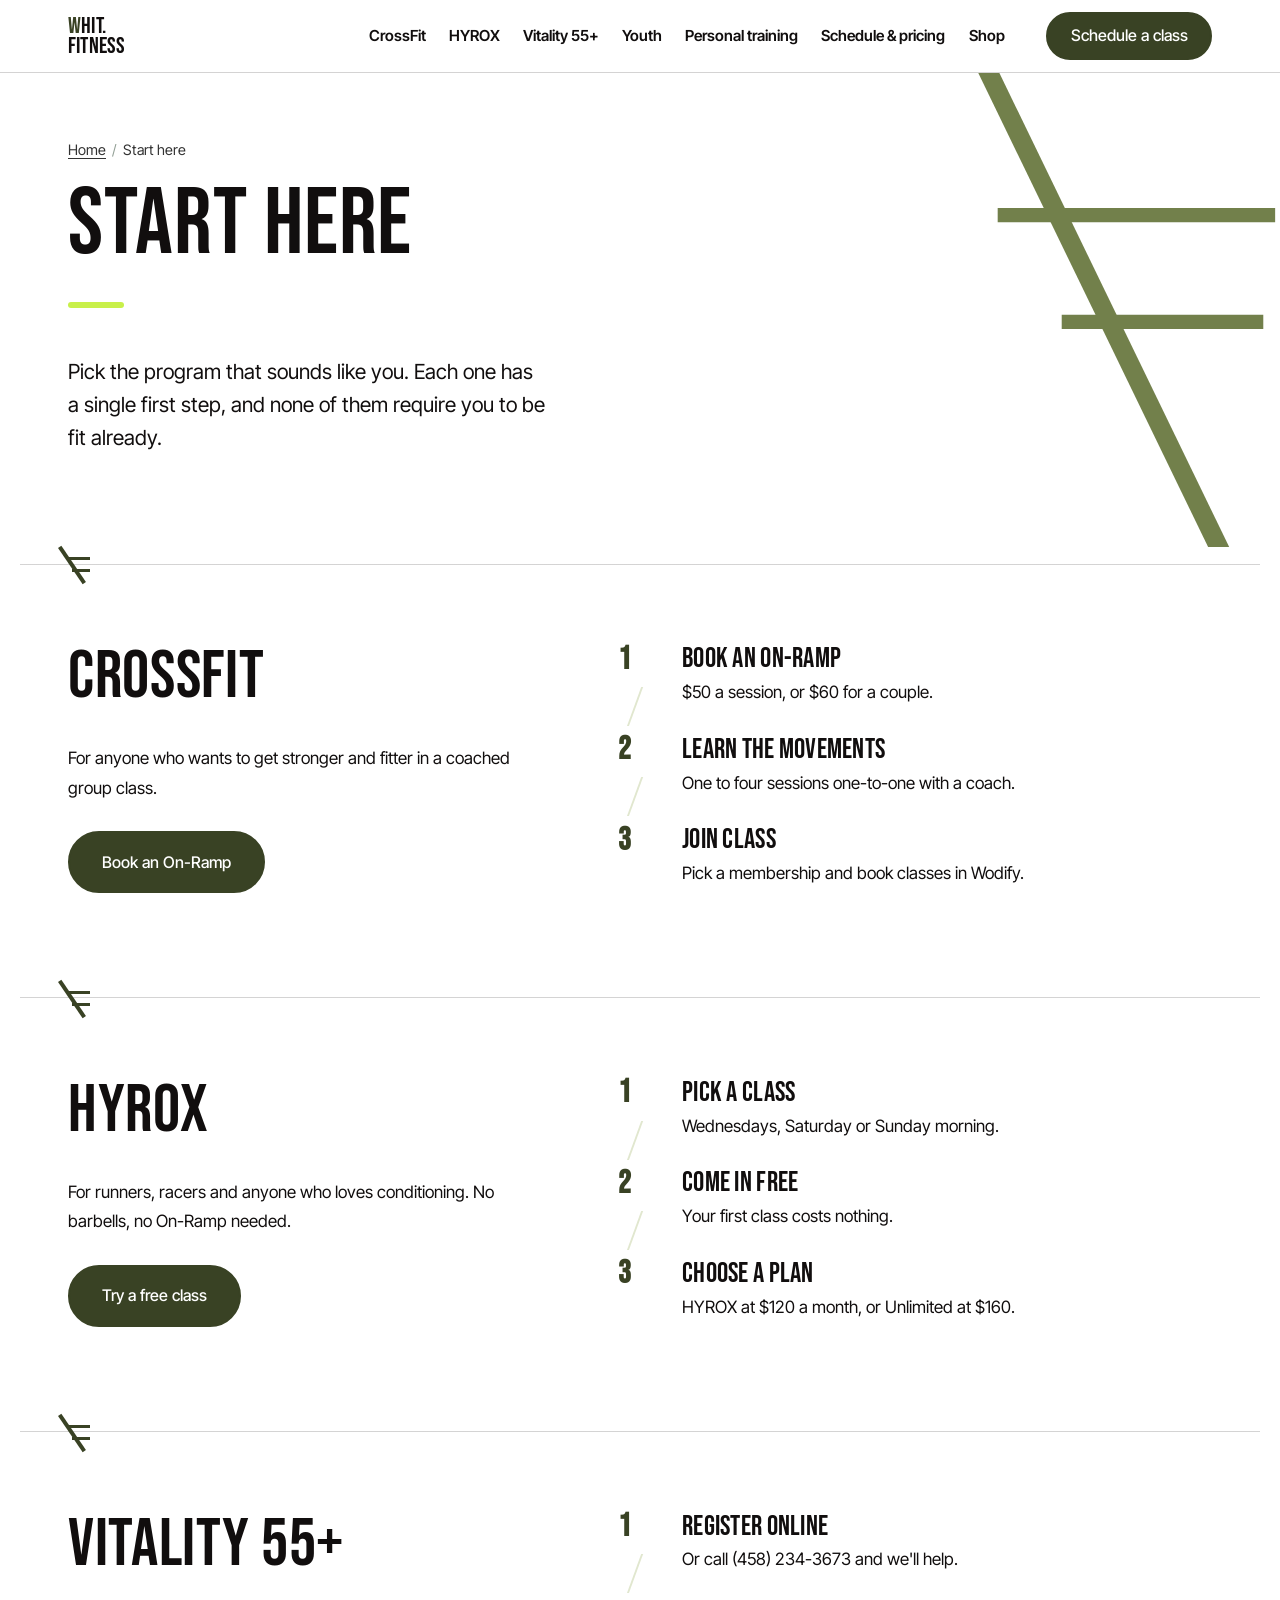
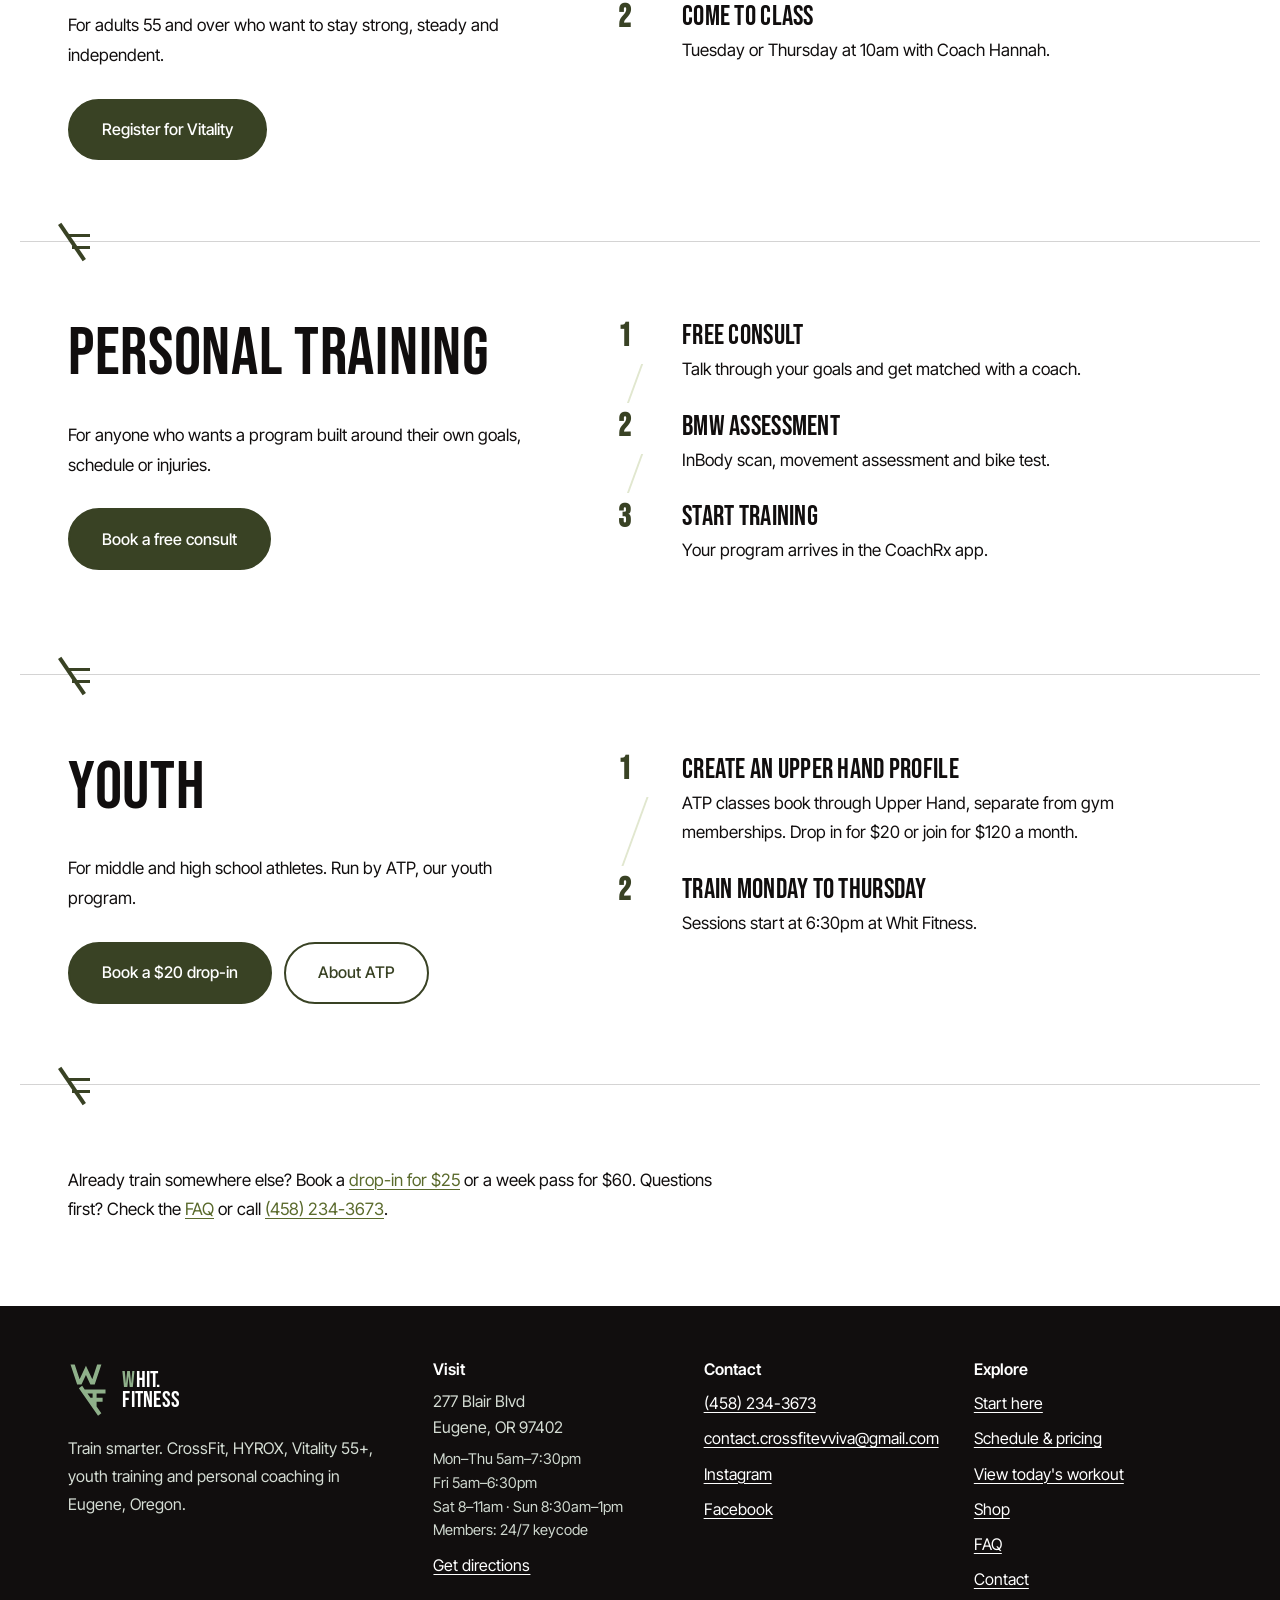
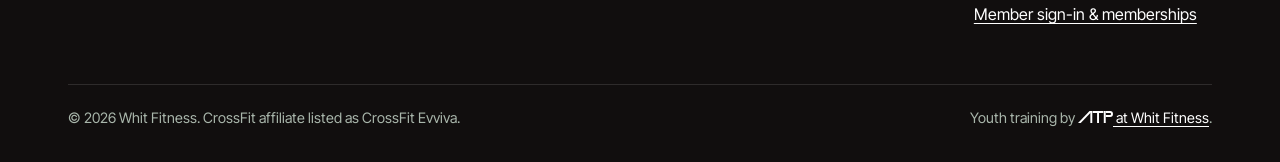
<file: start.html>
<!doctype html>
<html lang="en">
<head>
<meta charset="utf-8">
<meta name="viewport" content="width=device-width, initial-scale=1">
<!--seo:start-->
<title>Start Here: Your First Class at Whit Fitness, Eugene OR</title>
<meta name="description" content="New to Whit Fitness? Book a free HYROX class, a CrossFit On-Ramp or a free personal training consult. Here&#x27;s what your first visit in Eugene looks like.">
<meta name="robots" content="index, follow, max-image-preview:large, max-snippet:-1, max-video-preview:-1">
<link rel="canonical" href="https://whit-fitness.com/start">
<meta name="theme-color" content="#394224">
<meta name="format-detection" content="telephone=yes">
<meta property="og:type" content="website">
<meta property="og:site_name" content="Whit Fitness">
<meta property="og:locale" content="en_US">
<meta property="og:title" content="Start Here: Your First Class at Whit Fitness, Eugene OR">
<meta property="og:description" content="New to Whit Fitness? Book a free HYROX class, a CrossFit On-Ramp or a free personal training consult. Here&#x27;s what your first visit in Eugene looks like.">
<meta property="og:url" content="https://whit-fitness.com/start">
<meta property="og:image" content="https://whit-fitness.com/assets/img/og.jpg">
<meta property="og:image:width" content="1200">
<meta property="og:image:height" content="630">
<meta property="og:image:alt" content="Whit Fitness, Train Smarter. CrossFit and HYROX gym in Eugene, Oregon.">
<meta property="business:contact_data:street_address" content="277 Blair Blvd">
<meta property="business:contact_data:locality" content="Eugene">
<meta property="business:contact_data:region" content="OR">
<meta property="business:contact_data:postal_code" content="97402">
<meta property="business:contact_data:country_name" content="USA">
<meta property="place:location:latitude" content="44.0569023">
<meta property="place:location:longitude" content="-123.1101159">
<meta name="twitter:card" content="summary_large_image">
<meta name="twitter:title" content="Start Here: Your First Class at Whit Fitness, Eugene OR">
<meta name="twitter:description" content="New to Whit Fitness? Book a free HYROX class, a CrossFit On-Ramp or a free personal training consult. Here&#x27;s what your first visit in Eugene looks like.">
<meta name="twitter:image" content="https://whit-fitness.com/assets/img/og.jpg">
<meta name="geo.region" content="US-OR">
<meta name="geo.placename" content="Eugene, Oregon">
<meta name="geo.position" content="44.0569023;-123.1101159">
<meta name="ICBM" content="44.0569023, -123.1101159">
<link rel="alternate" type="text/plain" title="LLM-readable summary" href="/llms.txt">
<link rel="sitemap" type="application/xml" href="/sitemap.xml">
<script type="application/ld+json">{"@context":"https://schema.org","@graph":[{"@type":["ExerciseGym","HealthClub"],"@id":"https://whit-fitness.com/#gym","name":"Whit Fitness","alternateName":["CrossFit Evviva","Whit Fitness Eugene","WHIT. FITNESS"],"description":"Whit Fitness (formerly CrossFit Evviva) is a coached CrossFit and HYROX gym in the Whiteaker neighborhood of Eugene, Oregon. Classes run from 5am to 6:30pm on weekdays plus weekend HYROX, with Vitality strength and balance classes for adults 55+, ATP youth athletic training, one-to-one personal training, open gym and 24/7 member access.","slogan":"Train Smarter.","url":"https://whit-fitness.com/","telephone":"+1-458-234-3673","email":"contact.crossfitevviva@gmail.com","image":["https://whit-fitness.com/assets/img/photos/hero.jpg","https://whit-fitness.com/assets/img/photos/gym.jpg","https://whit-fitness.com/assets/img/photos/crossfit.jpg","https://whit-fitness.com/assets/img/photos/hyrox.jpg","https://whit-fitness.com/assets/img/og.jpg"],"logo":{"@type":"ImageObject","url":"https://whit-fitness.com/assets/img/apple-touch-icon.png","width":180,"height":180},"address":{"@type":"PostalAddress","streetAddress":"277 Blair Blvd","addressLocality":"Eugene","addressRegion":"OR","postalCode":"97402","addressCountry":"US"},"geo":{"@type":"GeoCoordinates","latitude":44.0569023,"longitude":-123.1101159},"hasMap":"https://maps.google.com/?cid=10535944655785304145","openingHoursSpecification":[{"@type":"OpeningHoursSpecification","dayOfWeek":["https://schema.org/Monday","https://schema.org/Tuesday","https://schema.org/Wednesday","https://schema.org/Thursday"],"opens":"05:00","closes":"19:30"},{"@type":"OpeningHoursSpecification","dayOfWeek":["https://schema.org/Friday"],"opens":"05:00","closes":"18:30"},{"@type":"OpeningHoursSpecification","dayOfWeek":["https://schema.org/Saturday"],"opens":"08:00","closes":"11:00"},{"@type":"OpeningHoursSpecification","dayOfWeek":["https://schema.org/Sunday"],"opens":"08:30","closes":"13:00"}],"areaServed":[{"@type":"City","name":"Eugene","containedInPlace":{"@type":"State","name":"Oregon"}},{"@type":"City","name":"Springfield","containedInPlace":{"@type":"State","name":"Oregon"}},{"@type":"Place","name":"Whiteaker, Eugene"},{"@type":"AdministrativeArea","name":"Lane County, Oregon"}],"priceRange":"$25–$270","currenciesAccepted":"USD","paymentAccepted":"Credit card, Debit card","publicAccess":true,"isAccessibleForFree":false,"smokingAllowed":false,"knowsAbout":["CrossFit","HYROX","HYROX race training","Strength training","Olympic weightlifting","Functional fitness","Group fitness classes","Personal training","Fitness for older adults","Senior fitness","Balance training","Youth sports performance","Conditioning","Mobility","Open gym"],"keywords":"CrossFit Eugene, HYROX Eugene, gym Eugene Oregon, senior fitness Eugene, personal trainer Eugene, youth athletic training Eugene, Whiteaker gym","sameAs":["https://www.instagram.com/whit.fitness_eugene/","https://www.facebook.com/CrossFitEvviva","https://www.crossfit.com/gym/32/crossfit-evviva","https://maps.google.com/?cid=10535944655785304145"],"amenityFeature":[{"@type":"LocationFeatureSpecification","name":"24/7 member keycode access","value":true},{"@type":"LocationFeatureSpecification","name":"Showers","value":true},{"@type":"LocationFeatureSpecification","name":"Lockers","value":true},{"@type":"LocationFeatureSpecification","name":"Changing room","value":true},{"@type":"LocationFeatureSpecification","name":"Lounge and Wi-Fi work space","value":true},{"@type":"LocationFeatureSpecification","name":"Kids' room","value":true},{"@type":"LocationFeatureSpecification","name":"Childcare Mon/Wed/Fri 9am","value":true},{"@type":"LocationFeatureSpecification","name":"50 feet of turf for sled work","value":true},{"@type":"LocationFeatureSpecification","name":"12 rowers, 3 SkiErgs and 9 Echo bikes","value":true}],"hasOfferCatalog":{"@type":"OfferCatalog","@id":"https://whit-fitness.com/schedule#pricing","name":"Whit Fitness memberships and passes","itemListElement":[{"@type":"Offer","name":"Unlimited membership","price":"160.00","priceCurrency":"USD","availability":"https://schema.org/InStock","url":"https://crossfitevviva.wodify.com/OnlineSalesPage/Main?q=Memberships","priceSpecification":{"@type":"UnitPriceSpecification","price":"160.00","priceCurrency":"USD","unitText":"month","referenceQuantity":{"@type":"QuantitativeValue","value":1,"unitCode":"MON"}},"description":"Unlimited CrossFit and HYROX classes plus open gym and 24/7 keycode access."},{"@type":"Offer","name":"Couples unlimited membership","price":"270.00","priceCurrency":"USD","availability":"https://schema.org/InStock","url":"https://crossfitevviva.wodify.com/OnlineSalesPage/Main?q=Memberships","priceSpecification":{"@type":"UnitPriceSpecification","price":"270.00","priceCurrency":"USD","unitText":"month","referenceQuantity":{"@type":"QuantitativeValue","value":1,"unitCode":"MON"}}},{"@type":"Offer","name":"HYROX membership, 2 classes per week","price":"120.00","priceCurrency":"USD","availability":"https://schema.org/InStock","url":"https://crossfitevviva.wodify.com/OnlineSalesPage/Main?q=Memberships","priceSpecification":{"@type":"UnitPriceSpecification","price":"120.00","priceCurrency":"USD","unitText":"month","referenceQuantity":{"@type":"QuantitativeValue","value":1,"unitCode":"MON"}}},{"@type":"Offer","name":"Open gym membership","price":"100.00","priceCurrency":"USD","availability":"https://schema.org/InStock","url":"https://crossfitevviva.wodify.com/OnlineSalesPage/Main?q=Memberships","priceSpecification":{"@type":"UnitPriceSpecification","price":"100.00","priceCurrency":"USD","unitText":"month","referenceQuantity":{"@type":"QuantitativeValue","value":1,"unitCode":"MON"}},"description":"24/7 keycode access to the gym outside of coached classes."},{"@type":"Offer","name":"Drop-in class","price":"25.00","priceCurrency":"USD","availability":"https://schema.org/InStock","url":"https://crossfitevviva.wodify.com/OnlineSalesPage/Main?q=Classes%7CLocationId%3D656"},{"@type":"Offer","name":"One-week pass","price":"60.00","priceCurrency":"USD","availability":"https://schema.org/InStock","url":"https://crossfitevviva.wodify.com/OnlineSalesPage/Main?q=Classes%7CLocationId%3D656"},{"@type":"Offer","name":"On-Ramp session (one-to-one intro)","price":"50.00","priceCurrency":"USD","availability":"https://schema.org/InStock","url":"https://crossfitevviva.wodify.com/OnlineSalesPortal/PaymentPlans.aspx?LocationId=656&OnlineMembershipId=286469","description":"Required before joining CrossFit classes if you are new to CrossFit. $60 for a couple."},{"@type":"Offer","name":"Free first HYROX class","price":"0.00","priceCurrency":"USD","availability":"https://schema.org/InStock","url":"https://crossfitevviva.wodify.com/OnlineSalesPortal/ViewSchedule.aspx?LocationId=656&OnlineMembershipId=3065"},{"@type":"Offer","name":"Free personal training consultation","price":"0.00","priceCurrency":"USD","availability":"https://schema.org/InStock","url":"https://crossfitevviva.wodify.com/OnlineSalesPortal/PaymentPlans.aspx?LocationId=656&OnlineMembershipId=286631"}]},"makesOffer":[{"@type":"Offer","itemOffered":{"@id":"https://whit-fitness.com/crossfit#service"}},{"@type":"Offer","itemOffered":{"@id":"https://whit-fitness.com/hyrox#service"}},{"@type":"Offer","itemOffered":{"@id":"https://whit-fitness.com/personal-training#service"}},{"@type":"Offer","itemOffered":{"@id":"https://whit-fitness.com/vitality#service"}},{"@type":"Offer","itemOffered":{"@id":"https://whit-fitness.com/youth#service"}},{"@type":"Offer","itemOffered":{"@id":"https://whit-fitness.com/schedule#open-gym"}}],"potentialAction":{"@type":"ReserveAction","name":"Book a class","target":{"@type":"EntryPoint","urlTemplate":"https://crossfitevviva.wodify.com/OnlineSalesPage/Main?q=Classes%7CLocationId%3D656","actionPlatform":["https://schema.org/DesktopWebPlatform","https://schema.org/MobileWebPlatform"]},"result":{"@type":"Reservation","name":"Class booking"}},"contactPoint":{"@type":"ContactPoint","contactType":"customer service","telephone":"+1-458-234-3673","email":"contact.crossfitevviva@gmail.com","areaServed":"US","availableLanguage":"English"}},{"@type":"WebSite","@id":"https://whit-fitness.com/#website","url":"https://whit-fitness.com/","name":"Whit Fitness","alternateName":["CrossFit Evviva","Whit Fitness Eugene"],"publisher":{"@id":"https://whit-fitness.com/#gym"},"inLanguage":"en-US"},{"@type":"WebPage","@id":"https://whit-fitness.com/start#webpage","url":"https://whit-fitness.com/start","name":"Start Here: Your First Class at Whit Fitness, Eugene OR","description":"New to Whit Fitness? Book a free HYROX class, a CrossFit On-Ramp or a free personal training consult. Here's what your first visit in Eugene looks like.","isPartOf":{"@id":"https://whit-fitness.com/#website"},"about":{"@id":"https://whit-fitness.com/#gym"},"inLanguage":"en-US","dateModified":"2026-10-27","primaryImageOfPage":{"@type":"ImageObject","url":"https://whit-fitness.com/assets/img/photos/hero.jpg"},"breadcrumb":{"@id":"https://whit-fitness.com/start#breadcrumb"}},{"@type":"BreadcrumbList","@id":"https://whit-fitness.com/start#breadcrumb","itemListElement":[{"@type":"ListItem","position":1,"name":"Home","item":"https://whit-fitness.com/"},{"@type":"ListItem","position":2,"name":"Start here","item":"https://whit-fitness.com/start"}]}]}</script>
<!--seo:end-->
<link rel="icon" href="/favicon.ico?v=2" sizes="48x48">
<link rel="icon" href="/favicon.svg?v=2" type="image/svg+xml">
<link rel="icon" href="/assets/img/favicon-32.png?v=2" type="image/png" sizes="32x32">
<link rel="apple-touch-icon" href="/assets/img/apple-touch-icon.png?v=2">
<link rel="manifest" href="/site.webmanifest">
<link rel="preload" href="/assets/fonts/bebas-neue.woff2" as="font" type="font/woff2" crossorigin>
<link rel="preload" href="/assets/fonts/inter-tight.woff2" as="font" type="font/woff2" crossorigin>
<link rel="stylesheet" href="/assets/site.css?v=44101610">
</head>
<body>
<a class="skip" href="#main">Skip to content</a>
<header class="site-header">
  <div class="wrap header-inner">
    <a class="wordmark" href="/" aria-label="Whit Fitness home"><span><span class="w">W</span>HIT.</span><span>FITNESS</span></a>
    <nav class="nav" aria-label="Main"><a href="/crossfit">CrossFit</a><a href="/hyrox">HYROX</a><a href="/vitality">Vitality 55+</a><a href="/youth">Youth</a><a href="/personal-training">Personal training</a><a href="/schedule">Schedule &amp; pricing</a><a href="/shop">Shop</a></nav>
    <a class="btn header-cta" href="https://crossfitevviva.wodify.com/OnlineSalesPage/Main?q=Classes%7CLocationId%3D656" rel="noopener">Schedule a class</a>
    <button class="menu-btn" type="button" aria-expanded="false" aria-controls="mobile-nav"><span class="bars" aria-hidden="true"></span>Menu</button>
  </div>
  <div class="mobile-nav" id="mobile-nav" data-open="false">
    <nav class="wrap" aria-label="Main (mobile)"><ul><li><a href="/crossfit">CrossFit</a></li><li><a href="/hyrox">HYROX</a></li><li><a href="/vitality">Vitality 55+</a></li><li><a href="/youth">Youth</a></li><li><a href="/personal-training">Personal training</a></li><li><a href="/schedule">Schedule &amp; pricing</a></li><li><a href="/shop">Shop</a></li><li><a href="/faq">FAQ</a></li><li><a href="/contact">Contact</a></li></ul><a class="btn" href="https://crossfitevviva.wodify.com/OnlineSalesPage/Main?q=Classes%7CLocationId%3D656" rel="noopener">Schedule a class</a></nav>
  </div>
</header>
<main id="main">
<section class="page-hero">
  <svg class="stroke-art" viewBox="0 0 400 600" preserveAspectRatio="xMidYMid slice" aria-hidden="true" focusable="false"><line x1="40" y1="-20" x2="360" y2="640" stroke-width="16"/><line x1="96" y1="200" x2="330" y2="200" stroke-width="12"/><line x1="150" y1="290" x2="320" y2="290" stroke-width="12"/></svg>
  <div class="wrap page-hero-grid">
    <div>
      <nav class="crumbs" aria-label="Breadcrumb"><ol><li><a href="/">Home</a></li><li aria-current="page">Start here</li></ol></nav>
      <h1>Start here</h1>
      <p class="lede">Pick the program that sounds like you. Each one has a single first step, and none of them require you to be fit already.</p>
      
    </div>
    
  </div>
</section><div class="rule-wrap"><div class="rule" role="presentation"></div></div><section class="section-tight start-block"><div class="wrap two-col">
  <div><h2>CrossFit</h2><p>For anyone who wants to get stronger and fitter in a coached group class.</p><div class="btn-row"><a class="btn" href="https://crossfitevviva.wodify.com/OnlineSalesPortal/PaymentPlans.aspx?LocationId=656&OnlineMembershipId=286469" rel="noopener">Book an On-Ramp</a></div></div>
  <ol class="steps"><li><h3>Book an On-Ramp</h3><p>$50 a session, or $60 for a couple.</p></li><li><h3>Learn the movements</h3><p>One to four sessions one-to-one with a coach.</p></li><li><h3>Join class</h3><p>Pick a membership and book classes in Wodify.</p></li></ol>
</div></section><div class="rule-wrap"><div class="rule" role="presentation"></div></div><section class="section-tight start-block"><div class="wrap two-col">
  <div><h2>HYROX</h2><p>For runners, racers and anyone who loves conditioning. No barbells, no On-Ramp needed.</p><div class="btn-row"><a class="btn" href="https://crossfitevviva.wodify.com/OnlineSalesPortal/ViewSchedule.aspx?LocationId=656&OnlineMembershipId=3065" rel="noopener">Try a free class</a></div></div>
  <ol class="steps"><li><h3>Pick a class</h3><p>Wednesdays, Saturday or Sunday morning.</p></li><li><h3>Come in free</h3><p>Your first class costs nothing.</p></li><li><h3>Choose a plan</h3><p>HYROX at $120 a month, or Unlimited at $160.</p></li></ol>
</div></section><div class="rule-wrap"><div class="rule" role="presentation"></div></div><section class="section-tight start-block"><div class="wrap two-col">
  <div><h2>Vitality 55+</h2><p>For adults 55 and over who want to stay strong, steady and independent.</p><div class="btn-row"><a class="btn" href="https://crossfitevviva.wodify.com/OnlineSalesPortal/PaymentPlans.aspx?LocationId=656&OnlineMembershipId=291031" rel="noopener">Register for Vitality</a></div></div>
  <ol class="steps"><li><h3>Register online</h3><p>Or call (458) 234-3673 and we'll help.</p></li><li><h3>Come to class</h3><p>Tuesday or Thursday at 10am with Coach Hannah.</p></li></ol>
</div></section><div class="rule-wrap"><div class="rule" role="presentation"></div></div><section class="section-tight start-block"><div class="wrap two-col">
  <div><h2>Personal training</h2><p>For anyone who wants a program built around their own goals, schedule or injuries.</p><div class="btn-row"><a class="btn" href="https://crossfitevviva.wodify.com/OnlineSalesPortal/PaymentPlans.aspx?LocationId=656&OnlineMembershipId=286631" rel="noopener">Book a free consult</a></div></div>
  <ol class="steps"><li><h3>Free consult</h3><p>Talk through your goals and get matched with a coach.</p></li><li><h3>BMW assessment</h3><p>InBody scan, movement assessment and bike test.</p></li><li><h3>Start training</h3><p>Your program arrives in the CoachRx app.</p></li></ol>
</div></section><div class="rule-wrap"><div class="rule" role="presentation"></div></div><section class="section-tight start-block"><div class="wrap two-col">
  <div><h2>Youth</h2><p>For middle and high school athletes. Run by ATP, our youth program.</p><div class="btn-row"><a class="btn" href="https://app.upperhand.io/customers/1706-advanced-training-and-performance/events/89747-youth-general-strength-athletic-development" rel="noopener">Book a $20 drop-in</a><a class="btn btn-ghost" href="/youth">About ATP</a></div></div>
  <ol class="steps"><li><h3>Create an Upper Hand profile</h3><p>ATP classes book through Upper Hand, separate from gym memberships. Drop in for $20 or join for $120 a month.</p></li><li><h3>Train Monday to Thursday</h3><p>Sessions start at 6:30pm at Whit Fitness.</p></li></ol>
</div></section><div class="rule-wrap"><div class="rule" role="presentation"></div></div><section class="section-tight"><div class="wrap"><p>Already train somewhere else? Book a <a href="https://crossfitevviva.wodify.com/OnlineSalesPage/Main?q=Classes%7CLocationId%3D656" rel="noopener">drop-in for $25</a> or a week pass for $60. Questions first? Check the <a href="/faq">FAQ</a> or call <a href="tel:+14582343673">(458) 234-3673</a>.</p></div></section>
</main>
<footer class="site-footer">
  <div class="wrap">
    <div class="footer-grid">
      <div>
        <div class="footer-mark"><svg viewBox="0 0 480 674" aria-hidden="true" focusable="false"><path d="M268.77,270.00 L320.60,270.00 L400.60,30.00 L350.00,30.00 L291.49,205.54 L215.30,43.64 L139.11,205.54 L80.60,30.00 L30.00,30.00 L110.00,270.00 L161.82,270.00 L215.30,156.36 L268.77,270.00 Z M295.30,330.00 L200.46,330.00 L169.99,286.28 L130.61,313.72 L360.61,643.72 L399.99,616.28 L343.30,534.94 L343.30,478.00 L415.30,478.00 L415.30,430.00 L343.30,430.00 L343.30,378.00 L450.30,378.00 L450.30,330.00 L343.30,330.00 L295.30,330.00 Z M295.30,430.00 L270.16,430.00 L233.92,378.00 L295.30,378.00 L295.30,430.00 Z" fill="currentColor" fill-rule="evenodd"/></svg><a class="wordmark" href="/"><span><span class="w">W</span>HIT.</span><span>FITNESS</span></a></div>
        <p>Train smarter. CrossFit, HYROX, Vitality 55+, youth training and personal coaching in Eugene, Oregon.</p>
      </div>
      <div>
        <h2>Visit</h2>
        <address>277 Blair Blvd<br>Eugene, OR 97402</address>
        <p class="foot-hours">Mon–Thu 5am–7:30pm<br>Fri 5am–6:30pm<br>Sat 8–11am · Sun 8:30am–1pm<br>Members: 24/7 keycode</p>
        <p><a href="https://maps.google.com/?cid=10535944655785304145" rel="noopener">Get directions</a></p>
      </div>
      <div>
        <h2>Contact</h2>
        <ul>
          <li><a href="tel:+14582343673">(458) 234-3673</a></li>
          <li><a href="mailto:contact.crossfitevviva@gmail.com">contact.crossfitevviva@gmail.com</a></li>
          <li><a href="https://www.instagram.com/whit.fitness_eugene/" rel="noopener">Instagram</a></li>
          <li><a href="https://www.facebook.com/CrossFitEvviva" rel="noopener">Facebook</a></li>
        </ul>
      </div>
      <div>
        <h2>Explore</h2>
        <ul>
          <li><a href="/start">Start here</a></li>
          <li><a href="/schedule">Schedule &amp; pricing</a></li>
          <li><a href="/workout">View today's workout</a></li>
          
          <li><a href="/shop">Shop</a></li>
          <li><a href="/faq">FAQ</a></li>
          <li><a href="/contact">Contact</a></li>
          <li><a href="https://crossfitevviva.wodify.com/OnlineSalesPage/Main?q=Memberships" rel="noopener">Member sign-in &amp; memberships</a></li>
        </ul>
      </div>
    </div>
    <div class="footer-base">
      <span>&copy; <span data-year>2026</span> Whit Fitness. CrossFit affiliate listed as CrossFit Evviva.</span>
      <span>Youth training by <a class="atp-foot" href="/youth"><img src="/assets/img/atp/atp-mark-white.svg" alt="ATP" width="40" height="13" loading="lazy" decoding="async"> at Whit Fitness</a>.</span>
    </div>
  </div>
</footer>
<script src="/assets/site.js?v=44101610" defer></script>
</body>
</html>
</file>
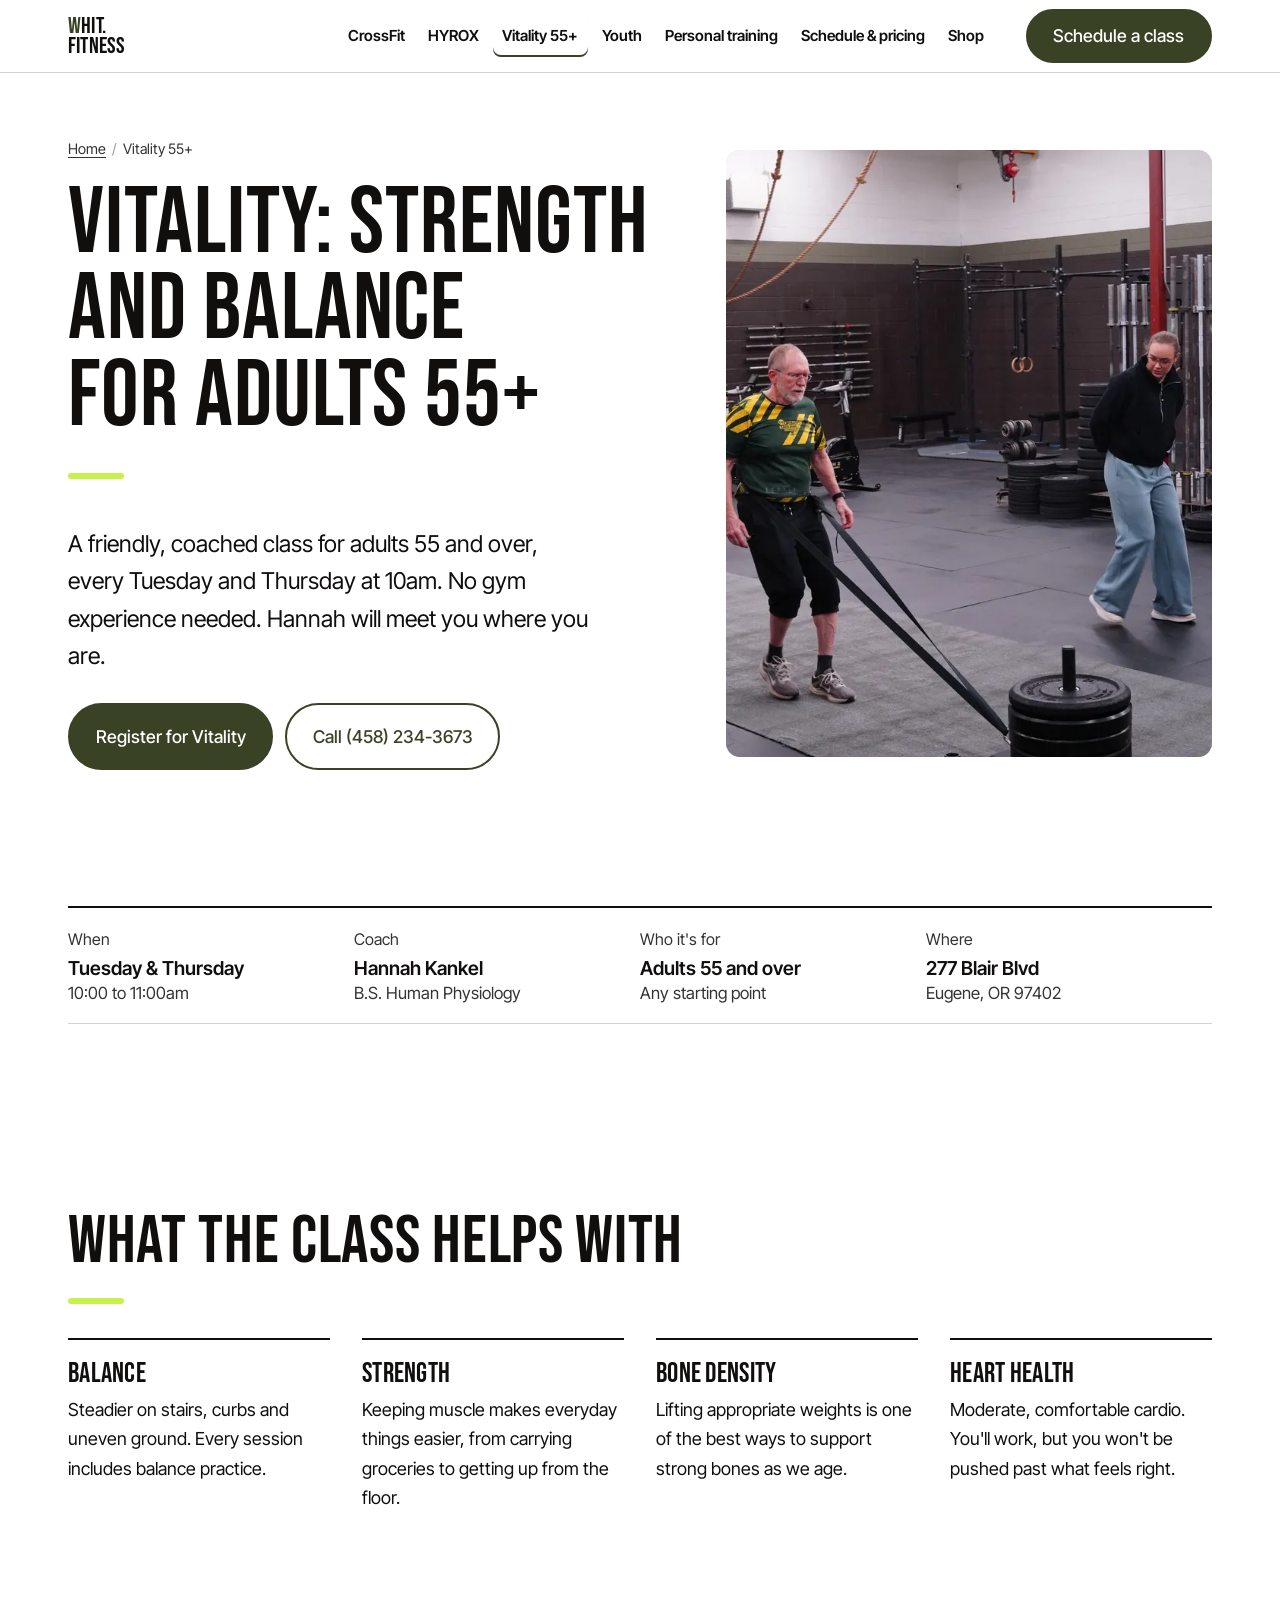
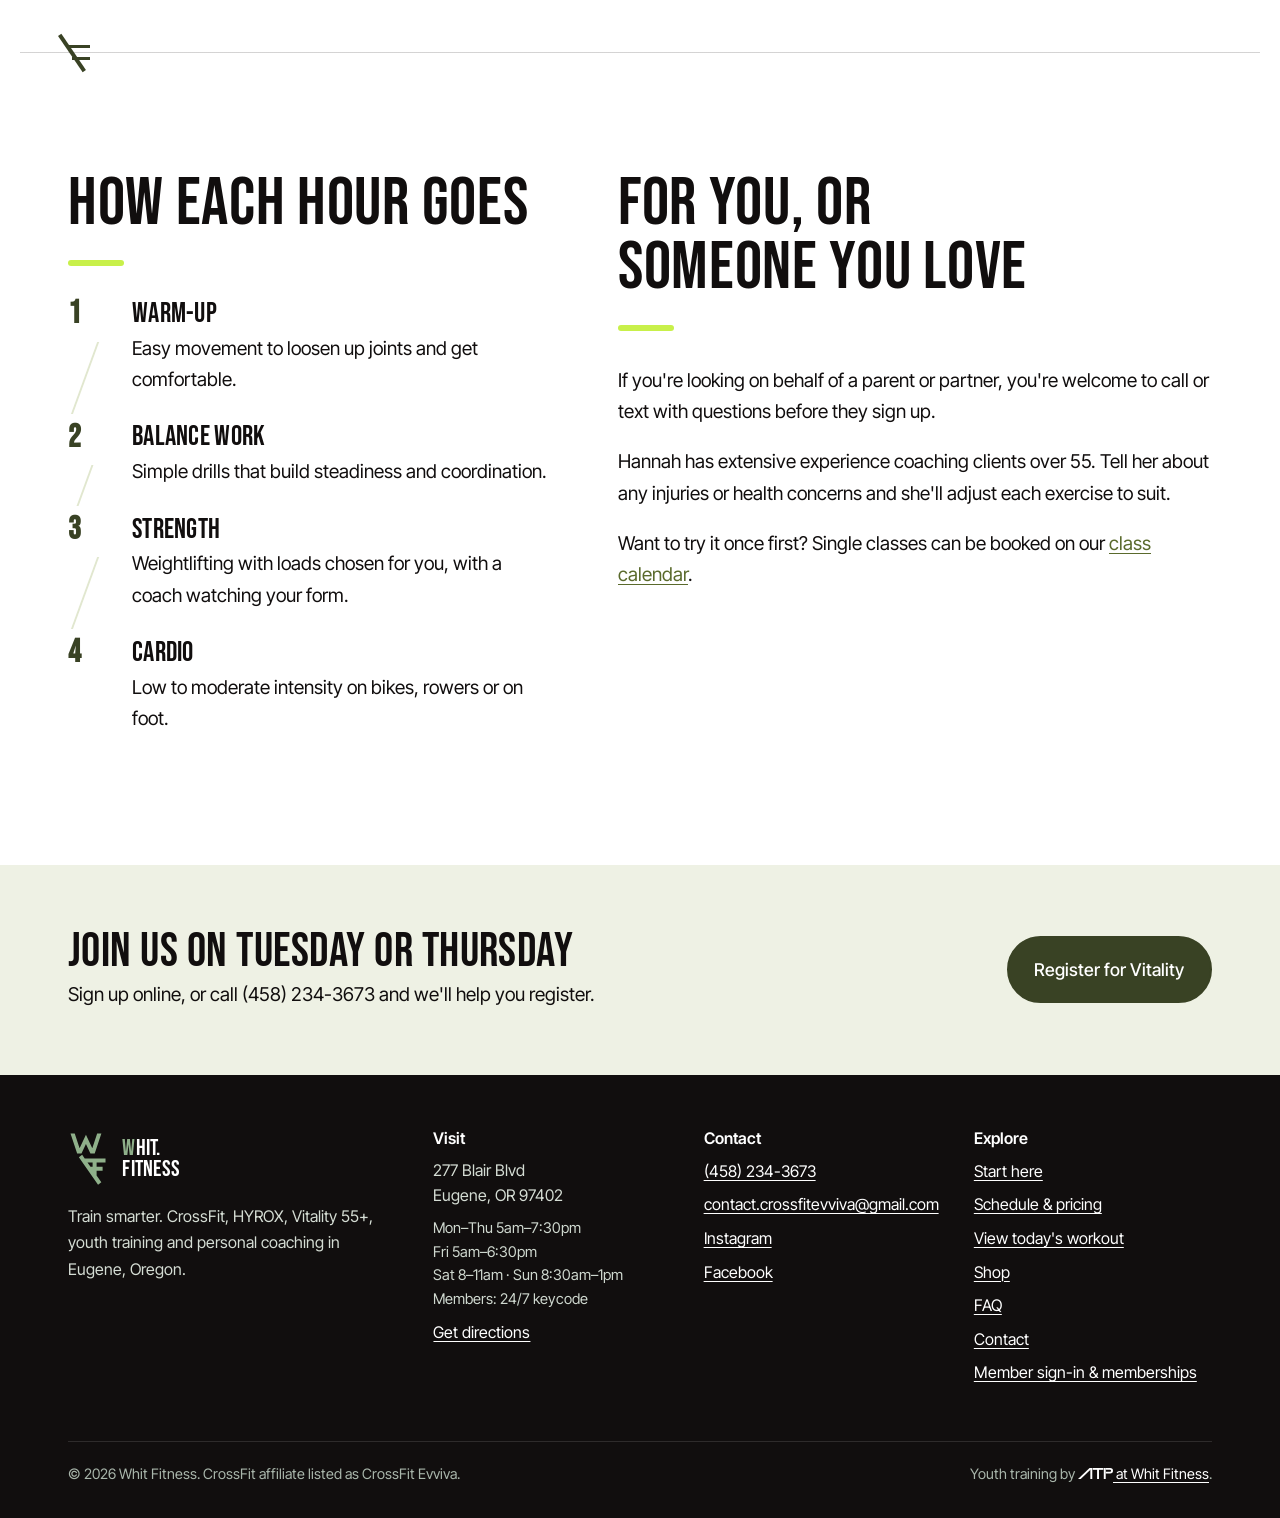
<file: vitality.html>
<!doctype html>
<html lang="en">
<head>
<meta charset="utf-8">
<meta name="viewport" content="width=device-width, initial-scale=1">
<!--seo:start-->
<title>Fitness Classes for Adults 55+ in Eugene, OR | Vitality | Whit Fitness</title>
<meta name="description" content="Vitality is a coached strength and balance class for adults 55+ in Eugene, OR. Low impact, every movement scaled. Tuesdays and Thursdays at 10am.">
<meta name="robots" content="index, follow, max-image-preview:large, max-snippet:-1, max-video-preview:-1">
<link rel="canonical" href="https://whit-fitness.com/vitality">
<meta name="theme-color" content="#394224">
<meta name="format-detection" content="telephone=yes">
<meta property="og:type" content="website">
<meta property="og:site_name" content="Whit Fitness">
<meta property="og:locale" content="en_US">
<meta property="og:title" content="Fitness Classes for Adults 55+ in Eugene, OR | Vitality | Whit Fitness">
<meta property="og:description" content="Vitality is a coached strength and balance class for adults 55+ in Eugene, OR. Low impact, every movement scaled. Tuesdays and Thursdays at 10am.">
<meta property="og:url" content="https://whit-fitness.com/vitality">
<meta property="og:image" content="https://whit-fitness.com/assets/img/og.jpg">
<meta property="og:image:width" content="1200">
<meta property="og:image:height" content="630">
<meta property="og:image:alt" content="Whit Fitness, Train Smarter. CrossFit and HYROX gym in Eugene, Oregon.">
<meta property="business:contact_data:street_address" content="277 Blair Blvd">
<meta property="business:contact_data:locality" content="Eugene">
<meta property="business:contact_data:region" content="OR">
<meta property="business:contact_data:postal_code" content="97402">
<meta property="business:contact_data:country_name" content="USA">
<meta property="place:location:latitude" content="44.0569023">
<meta property="place:location:longitude" content="-123.1101159">
<meta name="twitter:card" content="summary_large_image">
<meta name="twitter:title" content="Fitness Classes for Adults 55+ in Eugene, OR | Vitality | Whit Fitness">
<meta name="twitter:description" content="Vitality is a coached strength and balance class for adults 55+ in Eugene, OR. Low impact, every movement scaled. Tuesdays and Thursdays at 10am.">
<meta name="twitter:image" content="https://whit-fitness.com/assets/img/og.jpg">
<meta name="geo.region" content="US-OR">
<meta name="geo.placename" content="Eugene, Oregon">
<meta name="geo.position" content="44.0569023;-123.1101159">
<meta name="ICBM" content="44.0569023, -123.1101159">
<link rel="alternate" type="text/plain" title="LLM-readable summary" href="/llms.txt">
<link rel="sitemap" type="application/xml" href="/sitemap.xml">
<script type="application/ld+json">{"@context":"https://schema.org","@graph":[{"@type":["ExerciseGym","HealthClub"],"@id":"https://whit-fitness.com/#gym","name":"Whit Fitness","alternateName":["CrossFit Evviva","Whit Fitness Eugene","WHIT. FITNESS"],"description":"Whit Fitness (formerly CrossFit Evviva) is a coached CrossFit and HYROX gym in the Whiteaker neighborhood of Eugene, Oregon. Classes run from 5am to 6:30pm on weekdays plus weekend HYROX, with Vitality strength and balance classes for adults 55+, ATP youth athletic training, one-to-one personal training, open gym and 24/7 member access.","slogan":"Train Smarter.","url":"https://whit-fitness.com/","telephone":"+1-458-234-3673","email":"contact.crossfitevviva@gmail.com","image":["https://whit-fitness.com/assets/img/photos/hero.jpg","https://whit-fitness.com/assets/img/photos/gym.jpg","https://whit-fitness.com/assets/img/photos/crossfit.jpg","https://whit-fitness.com/assets/img/photos/hyrox.jpg","https://whit-fitness.com/assets/img/og.jpg"],"logo":{"@type":"ImageObject","url":"https://whit-fitness.com/assets/img/apple-touch-icon.png","width":180,"height":180},"address":{"@type":"PostalAddress","streetAddress":"277 Blair Blvd","addressLocality":"Eugene","addressRegion":"OR","postalCode":"97402","addressCountry":"US"},"geo":{"@type":"GeoCoordinates","latitude":44.0569023,"longitude":-123.1101159},"hasMap":"https://maps.google.com/?cid=10535944655785304145","openingHoursSpecification":[{"@type":"OpeningHoursSpecification","dayOfWeek":["https://schema.org/Monday","https://schema.org/Tuesday","https://schema.org/Wednesday","https://schema.org/Thursday"],"opens":"05:00","closes":"19:30"},{"@type":"OpeningHoursSpecification","dayOfWeek":["https://schema.org/Friday"],"opens":"05:00","closes":"18:30"},{"@type":"OpeningHoursSpecification","dayOfWeek":["https://schema.org/Saturday"],"opens":"08:00","closes":"11:00"},{"@type":"OpeningHoursSpecification","dayOfWeek":["https://schema.org/Sunday"],"opens":"08:30","closes":"13:00"}],"areaServed":[{"@type":"City","name":"Eugene","containedInPlace":{"@type":"State","name":"Oregon"}},{"@type":"City","name":"Springfield","containedInPlace":{"@type":"State","name":"Oregon"}},{"@type":"Place","name":"Whiteaker, Eugene"},{"@type":"AdministrativeArea","name":"Lane County, Oregon"}],"priceRange":"$25–$270","currenciesAccepted":"USD","paymentAccepted":"Credit card, Debit card","publicAccess":true,"isAccessibleForFree":false,"smokingAllowed":false,"knowsAbout":["CrossFit","HYROX","HYROX race training","Strength training","Olympic weightlifting","Functional fitness","Group fitness classes","Personal training","Fitness for older adults","Senior fitness","Balance training","Youth sports performance","Conditioning","Mobility","Open gym"],"keywords":"CrossFit Eugene, HYROX Eugene, gym Eugene Oregon, senior fitness Eugene, personal trainer Eugene, youth athletic training Eugene, Whiteaker gym","sameAs":["https://www.instagram.com/whit.fitness_eugene/","https://www.facebook.com/CrossFitEvviva","https://www.crossfit.com/gym/32/crossfit-evviva","https://maps.google.com/?cid=10535944655785304145"],"amenityFeature":[{"@type":"LocationFeatureSpecification","name":"24/7 member keycode access","value":true},{"@type":"LocationFeatureSpecification","name":"Showers","value":true},{"@type":"LocationFeatureSpecification","name":"Lockers","value":true},{"@type":"LocationFeatureSpecification","name":"Changing room","value":true},{"@type":"LocationFeatureSpecification","name":"Lounge and Wi-Fi work space","value":true},{"@type":"LocationFeatureSpecification","name":"Kids' room","value":true},{"@type":"LocationFeatureSpecification","name":"Childcare Mon/Wed/Fri 9am","value":true},{"@type":"LocationFeatureSpecification","name":"50 feet of turf for sled work","value":true},{"@type":"LocationFeatureSpecification","name":"12 rowers, 3 SkiErgs and 9 Echo bikes","value":true}],"hasOfferCatalog":{"@type":"OfferCatalog","@id":"https://whit-fitness.com/schedule#pricing","name":"Whit Fitness memberships and passes","itemListElement":[{"@type":"Offer","name":"Unlimited membership","price":"160.00","priceCurrency":"USD","availability":"https://schema.org/InStock","url":"https://crossfitevviva.wodify.com/OnlineSalesPage/Main?q=Memberships","priceSpecification":{"@type":"UnitPriceSpecification","price":"160.00","priceCurrency":"USD","unitText":"month","referenceQuantity":{"@type":"QuantitativeValue","value":1,"unitCode":"MON"}},"description":"Unlimited CrossFit and HYROX classes plus open gym and 24/7 keycode access."},{"@type":"Offer","name":"Couples unlimited membership","price":"270.00","priceCurrency":"USD","availability":"https://schema.org/InStock","url":"https://crossfitevviva.wodify.com/OnlineSalesPage/Main?q=Memberships","priceSpecification":{"@type":"UnitPriceSpecification","price":"270.00","priceCurrency":"USD","unitText":"month","referenceQuantity":{"@type":"QuantitativeValue","value":1,"unitCode":"MON"}}},{"@type":"Offer","name":"HYROX membership, 2 classes per week","price":"120.00","priceCurrency":"USD","availability":"https://schema.org/InStock","url":"https://crossfitevviva.wodify.com/OnlineSalesPage/Main?q=Memberships","priceSpecification":{"@type":"UnitPriceSpecification","price":"120.00","priceCurrency":"USD","unitText":"month","referenceQuantity":{"@type":"QuantitativeValue","value":1,"unitCode":"MON"}}},{"@type":"Offer","name":"Open gym membership","price":"100.00","priceCurrency":"USD","availability":"https://schema.org/InStock","url":"https://crossfitevviva.wodify.com/OnlineSalesPage/Main?q=Memberships","priceSpecification":{"@type":"UnitPriceSpecification","price":"100.00","priceCurrency":"USD","unitText":"month","referenceQuantity":{"@type":"QuantitativeValue","value":1,"unitCode":"MON"}},"description":"24/7 keycode access to the gym outside of coached classes."},{"@type":"Offer","name":"Drop-in class","price":"25.00","priceCurrency":"USD","availability":"https://schema.org/InStock","url":"https://crossfitevviva.wodify.com/OnlineSalesPage/Main?q=Classes%7CLocationId%3D656"},{"@type":"Offer","name":"One-week pass","price":"60.00","priceCurrency":"USD","availability":"https://schema.org/InStock","url":"https://crossfitevviva.wodify.com/OnlineSalesPage/Main?q=Classes%7CLocationId%3D656"},{"@type":"Offer","name":"On-Ramp session (one-to-one intro)","price":"50.00","priceCurrency":"USD","availability":"https://schema.org/InStock","url":"https://crossfitevviva.wodify.com/OnlineSalesPortal/PaymentPlans.aspx?LocationId=656&OnlineMembershipId=286469","description":"Required before joining CrossFit classes if you are new to CrossFit. $60 for a couple."},{"@type":"Offer","name":"Free first HYROX class","price":"0.00","priceCurrency":"USD","availability":"https://schema.org/InStock","url":"https://crossfitevviva.wodify.com/OnlineSalesPortal/ViewSchedule.aspx?LocationId=656&OnlineMembershipId=3065"},{"@type":"Offer","name":"Free personal training consultation","price":"0.00","priceCurrency":"USD","availability":"https://schema.org/InStock","url":"https://crossfitevviva.wodify.com/OnlineSalesPortal/PaymentPlans.aspx?LocationId=656&OnlineMembershipId=286631"}]},"makesOffer":[{"@type":"Offer","itemOffered":{"@id":"https://whit-fitness.com/crossfit#service"}},{"@type":"Offer","itemOffered":{"@id":"https://whit-fitness.com/hyrox#service"}},{"@type":"Offer","itemOffered":{"@id":"https://whit-fitness.com/personal-training#service"}},{"@type":"Offer","itemOffered":{"@id":"https://whit-fitness.com/vitality#service"}},{"@type":"Offer","itemOffered":{"@id":"https://whit-fitness.com/youth#service"}},{"@type":"Offer","itemOffered":{"@id":"https://whit-fitness.com/schedule#open-gym"}}],"potentialAction":{"@type":"ReserveAction","name":"Book a class","target":{"@type":"EntryPoint","urlTemplate":"https://crossfitevviva.wodify.com/OnlineSalesPage/Main?q=Classes%7CLocationId%3D656","actionPlatform":["https://schema.org/DesktopWebPlatform","https://schema.org/MobileWebPlatform"]},"result":{"@type":"Reservation","name":"Class booking"}},"contactPoint":{"@type":"ContactPoint","contactType":"customer service","telephone":"+1-458-234-3673","email":"contact.crossfitevviva@gmail.com","areaServed":"US","availableLanguage":"English"}},{"@type":"WebSite","@id":"https://whit-fitness.com/#website","url":"https://whit-fitness.com/","name":"Whit Fitness","alternateName":["CrossFit Evviva","Whit Fitness Eugene"],"publisher":{"@id":"https://whit-fitness.com/#gym"},"inLanguage":"en-US"},{"@type":"WebPage","@id":"https://whit-fitness.com/vitality#webpage","url":"https://whit-fitness.com/vitality","name":"Fitness Classes for Adults 55+ in Eugene, OR | Vitality | Whit Fitness","description":"Vitality is a coached strength and balance class for adults 55+ in Eugene, OR. Low impact, every movement scaled. Tuesdays and Thursdays at 10am.","isPartOf":{"@id":"https://whit-fitness.com/#website"},"about":{"@id":"https://whit-fitness.com/#gym"},"inLanguage":"en-US","dateModified":"2026-10-27","primaryImageOfPage":{"@type":"ImageObject","url":"https://whit-fitness.com/assets/img/photos/vitality.jpg"},"breadcrumb":{"@id":"https://whit-fitness.com/vitality#breadcrumb"},"mainEntity":{"@id":"https://whit-fitness.com/vitality#service"}},{"@type":"BreadcrumbList","@id":"https://whit-fitness.com/vitality#breadcrumb","itemListElement":[{"@type":"ListItem","position":1,"name":"Home","item":"https://whit-fitness.com/"},{"@type":"ListItem","position":2,"name":"Vitality 55+","item":"https://whit-fitness.com/vitality"}]},{"@type":"Service","@id":"https://whit-fitness.com/vitality#service","name":"Vitality 55+ class","serviceType":"Strength and balance class for older adults","description":"Coached strength, balance, coordination and low-impact cardio for adults 55 and over. Tuesdays and Thursdays at 10am in Eugene, OR.","url":"https://whit-fitness.com/vitality","image":"https://whit-fitness.com/assets/img/photos/vitality.jpg","hoursAvailable":[{"@type":"OpeningHoursSpecification","dayOfWeek":["https://schema.org/Tuesday","https://schema.org/Thursday"],"opens":"10:00","closes":"11:00"}],"audience":{"@type":"PeopleAudience","suggestedMinAge":55,"audienceType":"Adults 55 and over, seniors, active agers"},"offers":[{"@type":"Offer","name":"Vitality 55+ membership","url":"https://crossfitevviva.wodify.com/OnlineSalesPortal/PaymentPlans.aspx?LocationId=656&OnlineMembershipId=291031","availability":"https://schema.org/InStock"}],"provider":{"@id":"https://whit-fitness.com/#gym"},"areaServed":[{"@type":"City","name":"Eugene","containedInPlace":{"@type":"State","name":"Oregon"}},{"@type":"City","name":"Springfield","containedInPlace":{"@type":"State","name":"Oregon"}}]}]}</script>
<!--seo:end-->
<link rel="icon" href="/favicon.ico?v=2" sizes="48x48">
<link rel="icon" href="/favicon.svg?v=2" type="image/svg+xml">
<link rel="icon" href="/assets/img/favicon-32.png?v=2" type="image/png" sizes="32x32">
<link rel="apple-touch-icon" href="/assets/img/apple-touch-icon.png?v=2">
<link rel="manifest" href="/site.webmanifest">
<link rel="preload" href="/assets/fonts/bebas-neue.woff2" as="font" type="font/woff2" crossorigin>
<link rel="preload" href="/assets/fonts/inter-tight.woff2" as="font" type="font/woff2" crossorigin>
<link rel="stylesheet" href="/assets/site.css?v=44101610">
</head>
<body class="vitality-page">
<a class="skip" href="#main">Skip to content</a>
<header class="site-header">
  <div class="wrap header-inner">
    <a class="wordmark" href="/" aria-label="Whit Fitness home"><span><span class="w">W</span>HIT.</span><span>FITNESS</span></a>
    <nav class="nav" aria-label="Main"><a href="/crossfit">CrossFit</a><a href="/hyrox">HYROX</a><a href="/vitality" aria-current="page">Vitality 55+</a><a href="/youth">Youth</a><a href="/personal-training">Personal training</a><a href="/schedule">Schedule &amp; pricing</a><a href="/shop">Shop</a></nav>
    <a class="btn header-cta" href="https://crossfitevviva.wodify.com/OnlineSalesPage/Main?q=Classes%7CLocationId%3D656" rel="noopener">Schedule a class</a>
    <button class="menu-btn" type="button" aria-expanded="false" aria-controls="mobile-nav"><span class="bars" aria-hidden="true"></span>Menu</button>
  </div>
  <div class="mobile-nav" id="mobile-nav" data-open="false">
    <nav class="wrap" aria-label="Main (mobile)"><ul><li><a href="/crossfit">CrossFit</a></li><li><a href="/hyrox">HYROX</a></li><li><a href="/vitality" aria-current="page">Vitality 55+</a></li><li><a href="/youth">Youth</a></li><li><a href="/personal-training">Personal training</a></li><li><a href="/schedule">Schedule &amp; pricing</a></li><li><a href="/shop">Shop</a></li><li><a href="/faq">FAQ</a></li><li><a href="/contact">Contact</a></li></ul><a class="btn" href="https://crossfitevviva.wodify.com/OnlineSalesPage/Main?q=Classes%7CLocationId%3D656" rel="noopener">Schedule a class</a></nav>
  </div>
</header>
<main id="main">
<section class="page-hero">
  
  <div class="wrap page-hero-grid">
    <div>
      <nav class="crumbs" aria-label="Breadcrumb"><ol><li><a href="/">Home</a></li><li aria-current="page">Vitality 55+</li></ol></nav>
      <h1>Vitality: strength and balance for adults 55+</h1>
      <p class="lede">A friendly, coached class for adults 55 and over, every Tuesday and Thursday at 10am. No gym experience needed. Hannah will meet you where you are.</p>
      <div class="btn-row"><a class="btn" href="https://crossfitevviva.wodify.com/OnlineSalesPortal/PaymentPlans.aspx?LocationId=656&OnlineMembershipId=291031" rel="noopener">Register for Vitality</a><a class="btn btn-ghost" href="tel:+14582343673">Call (458) 234-3673</a></div>
    </div>
    <div class="photo"><img src="/assets/img/photos/vitality-960.webp" srcset="/assets/img/photos/vitality-320.webp 320w, /assets/img/photos/vitality-640.webp 640w, /assets/img/photos/vitality-960.webp 960w, /assets/img/photos/vitality-1067.webp 1067w" sizes="(min-width: 900px) 50vw, 100vw" alt="Vitality 55+ member pulling a weighted sled with a strap while a classmate looks on" width="1067" height="1600" style="object-position:35% 50%" fetchpriority="high" decoding="async"></div>
  </div>
</section><section class="section-tight"><div class="wrap">
  <dl class="keyfacts">
    <div><dt>When</dt><dd>Tuesday &amp; Thursday<span>10:00 to 11:00am</span></dd></div>
    <div><dt>Coach</dt><dd>Hannah Kankel<span>B.S. Human Physiology</span></dd></div>
    <div><dt>Who it's for</dt><dd>Adults 55 and over<span>Any starting point</span></dd></div>
    <div><dt>Where</dt><dd>277 Blair Blvd<span>Eugene, OR 97402</span></dd></div>
  </dl>
</div></section>
<section class="section"><div class="wrap">
  <h2>What the class helps with</h2>
  <div class="blocks">
    <div><h3>Balance</h3><p>Steadier on stairs, curbs and uneven ground. Every session includes balance practice.</p></div>
    <div><h3>Strength</h3><p>Keeping muscle makes everyday things easier, from carrying groceries to getting up from the floor.</p></div>
    <div><h3>Bone density</h3><p>Lifting appropriate weights is one of the best ways to support strong bones as we age.</p></div>
    <div><h3>Heart health</h3><p>Moderate, comfortable cardio. You'll work, but you won't be pushed past what feels right.</p></div>
  </div>
</div></section>
<div class="rule-wrap"><div class="rule" role="presentation"></div></div>
<section class="section"><div class="wrap two-col">
  <div>
    <h2>How each hour goes</h2>
    <ol class="steps">
      <li><h3>Warm-up</h3><p>Easy movement to loosen up joints and get comfortable.</p></li>
      <li><h3>Balance work</h3><p>Simple drills that build steadiness and coordination.</p></li>
      <li><h3>Strength</h3><p>Weightlifting with loads chosen for you, with a coach watching your form.</p></li>
      <li><h3>Cardio</h3><p>Low to moderate intensity on bikes, rowers or on foot.</p></li>
    </ol>
  </div>
  <div>
    <h2>For you, or someone you love</h2>
    <p>If you're looking on behalf of a parent or partner, you're welcome to call or text with questions before they sign up.</p>
    <p>Hannah has extensive experience coaching clients over 55. Tell her about any injuries or health concerns and she'll adjust each exercise to suit.</p>
    <p>Want to try it once first? Single classes can be booked on our <a href="https://crossfitevviva.wodify.com/OnlineSalesPage/Main?q=Classes%7CLocationId%3D656" rel="noopener">class calendar</a>.</p>
  </div>
</div></section>
<section class="band section-tight"><div class="wrap cta-band"><div><h2>Join us on Tuesday or Thursday</h2><p>Sign up online, or call (458) 234-3673 and we'll help you register.</p></div><a class="btn" href="https://crossfitevviva.wodify.com/OnlineSalesPortal/PaymentPlans.aspx?LocationId=656&OnlineMembershipId=291031" rel="noopener">Register for Vitality</a></div></section>
</main>
<footer class="site-footer">
  <div class="wrap">
    <div class="footer-grid">
      <div>
        <div class="footer-mark"><svg viewBox="0 0 480 674" aria-hidden="true" focusable="false"><path d="M268.77,270.00 L320.60,270.00 L400.60,30.00 L350.00,30.00 L291.49,205.54 L215.30,43.64 L139.11,205.54 L80.60,30.00 L30.00,30.00 L110.00,270.00 L161.82,270.00 L215.30,156.36 L268.77,270.00 Z M295.30,330.00 L200.46,330.00 L169.99,286.28 L130.61,313.72 L360.61,643.72 L399.99,616.28 L343.30,534.94 L343.30,478.00 L415.30,478.00 L415.30,430.00 L343.30,430.00 L343.30,378.00 L450.30,378.00 L450.30,330.00 L343.30,330.00 L295.30,330.00 Z M295.30,430.00 L270.16,430.00 L233.92,378.00 L295.30,378.00 L295.30,430.00 Z" fill="currentColor" fill-rule="evenodd"/></svg><a class="wordmark" href="/"><span><span class="w">W</span>HIT.</span><span>FITNESS</span></a></div>
        <p>Train smarter. CrossFit, HYROX, Vitality 55+, youth training and personal coaching in Eugene, Oregon.</p>
      </div>
      <div>
        <h2>Visit</h2>
        <address>277 Blair Blvd<br>Eugene, OR 97402</address>
        <p class="foot-hours">Mon–Thu 5am–7:30pm<br>Fri 5am–6:30pm<br>Sat 8–11am · Sun 8:30am–1pm<br>Members: 24/7 keycode</p>
        <p><a href="https://maps.google.com/?cid=10535944655785304145" rel="noopener">Get directions</a></p>
      </div>
      <div>
        <h2>Contact</h2>
        <ul>
          <li><a href="tel:+14582343673">(458) 234-3673</a></li>
          <li><a href="mailto:contact.crossfitevviva@gmail.com">contact.crossfitevviva@gmail.com</a></li>
          <li><a href="https://www.instagram.com/whit.fitness_eugene/" rel="noopener">Instagram</a></li>
          <li><a href="https://www.facebook.com/CrossFitEvviva" rel="noopener">Facebook</a></li>
        </ul>
      </div>
      <div>
        <h2>Explore</h2>
        <ul>
          <li><a href="/start">Start here</a></li>
          <li><a href="/schedule">Schedule &amp; pricing</a></li>
          <li><a href="/workout">View today's workout</a></li>
          
          <li><a href="/shop">Shop</a></li>
          <li><a href="/faq">FAQ</a></li>
          <li><a href="/contact">Contact</a></li>
          <li><a href="https://crossfitevviva.wodify.com/OnlineSalesPage/Main?q=Memberships" rel="noopener">Member sign-in &amp; memberships</a></li>
        </ul>
      </div>
    </div>
    <div class="footer-base">
      <span>&copy; <span data-year>2026</span> Whit Fitness. CrossFit affiliate listed as CrossFit Evviva.</span>
      <span>Youth training by <a class="atp-foot" href="/youth"><img src="/assets/img/atp/atp-mark-white.svg" alt="ATP" width="40" height="13" loading="lazy" decoding="async"> at Whit Fitness</a>.</span>
    </div>
  </div>
</footer>
<script src="/assets/site.js?v=44101610" defer></script>
</body>
</html>
</file>
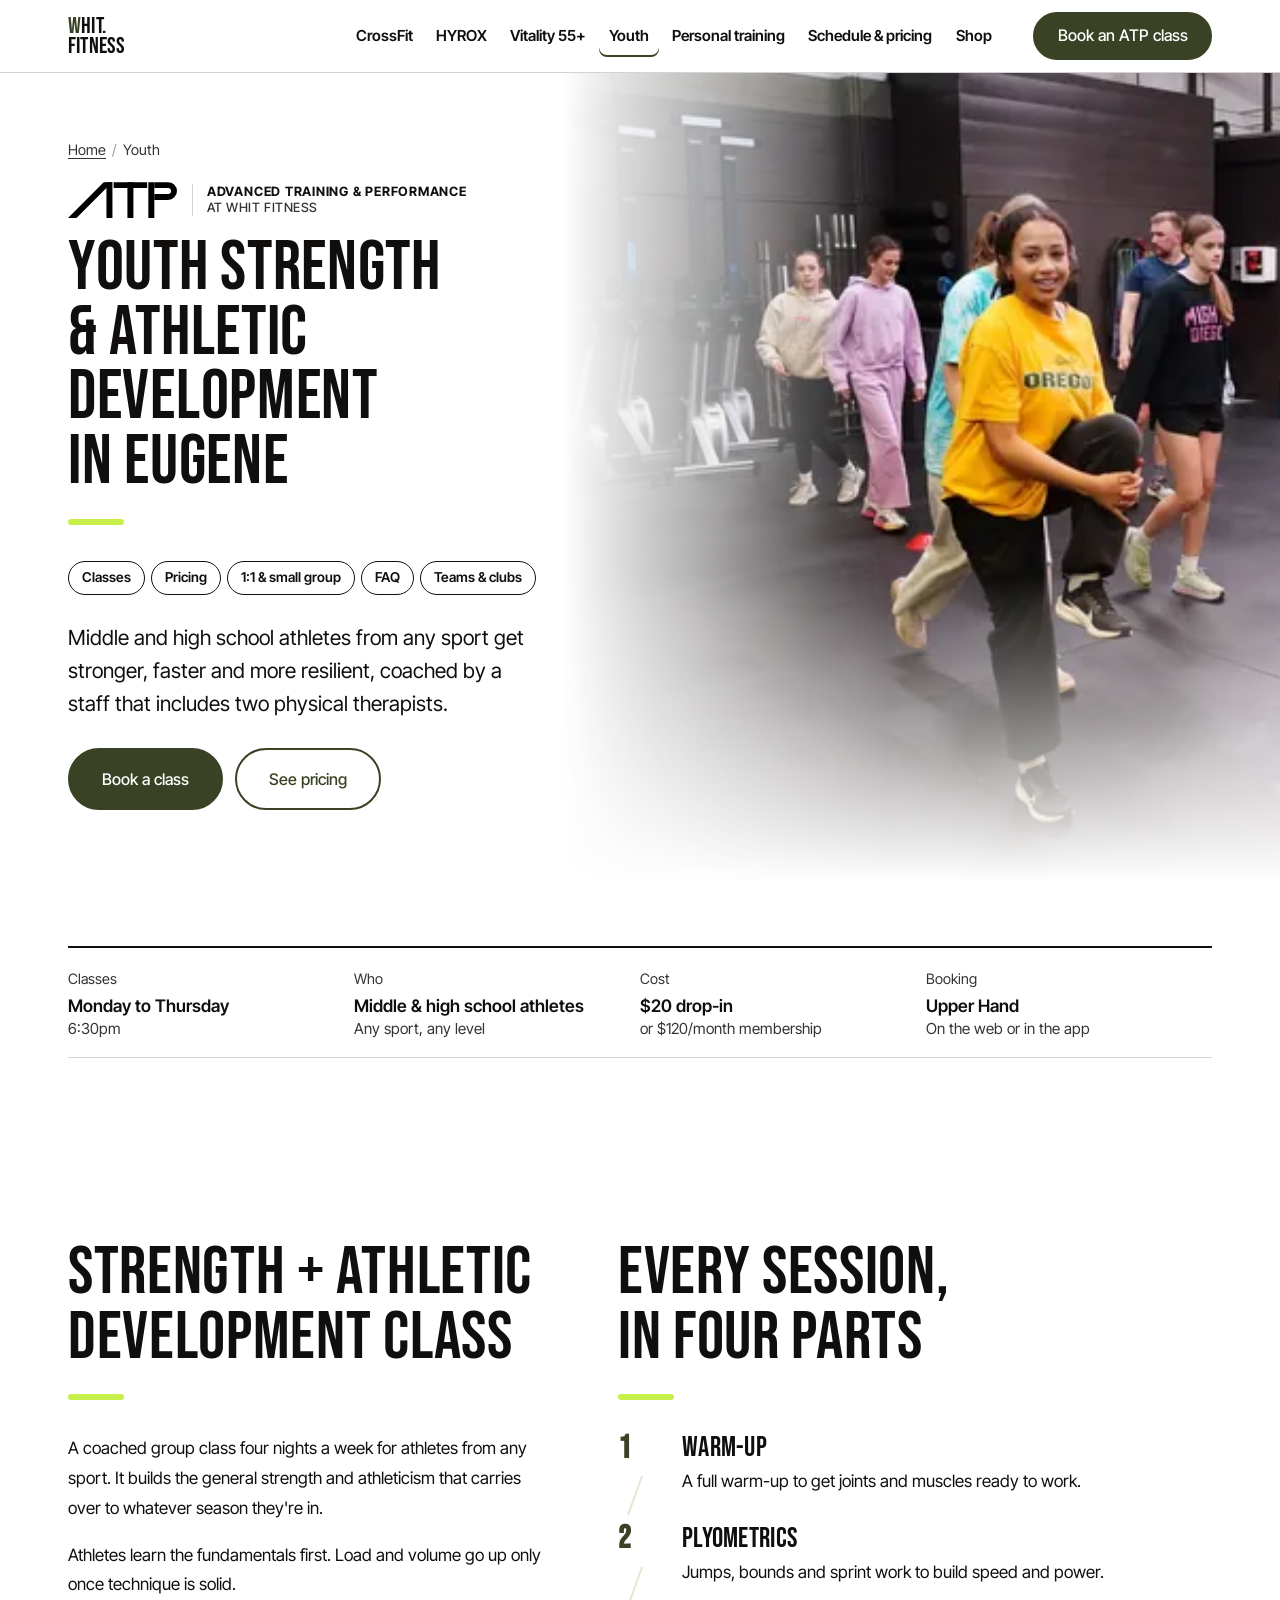
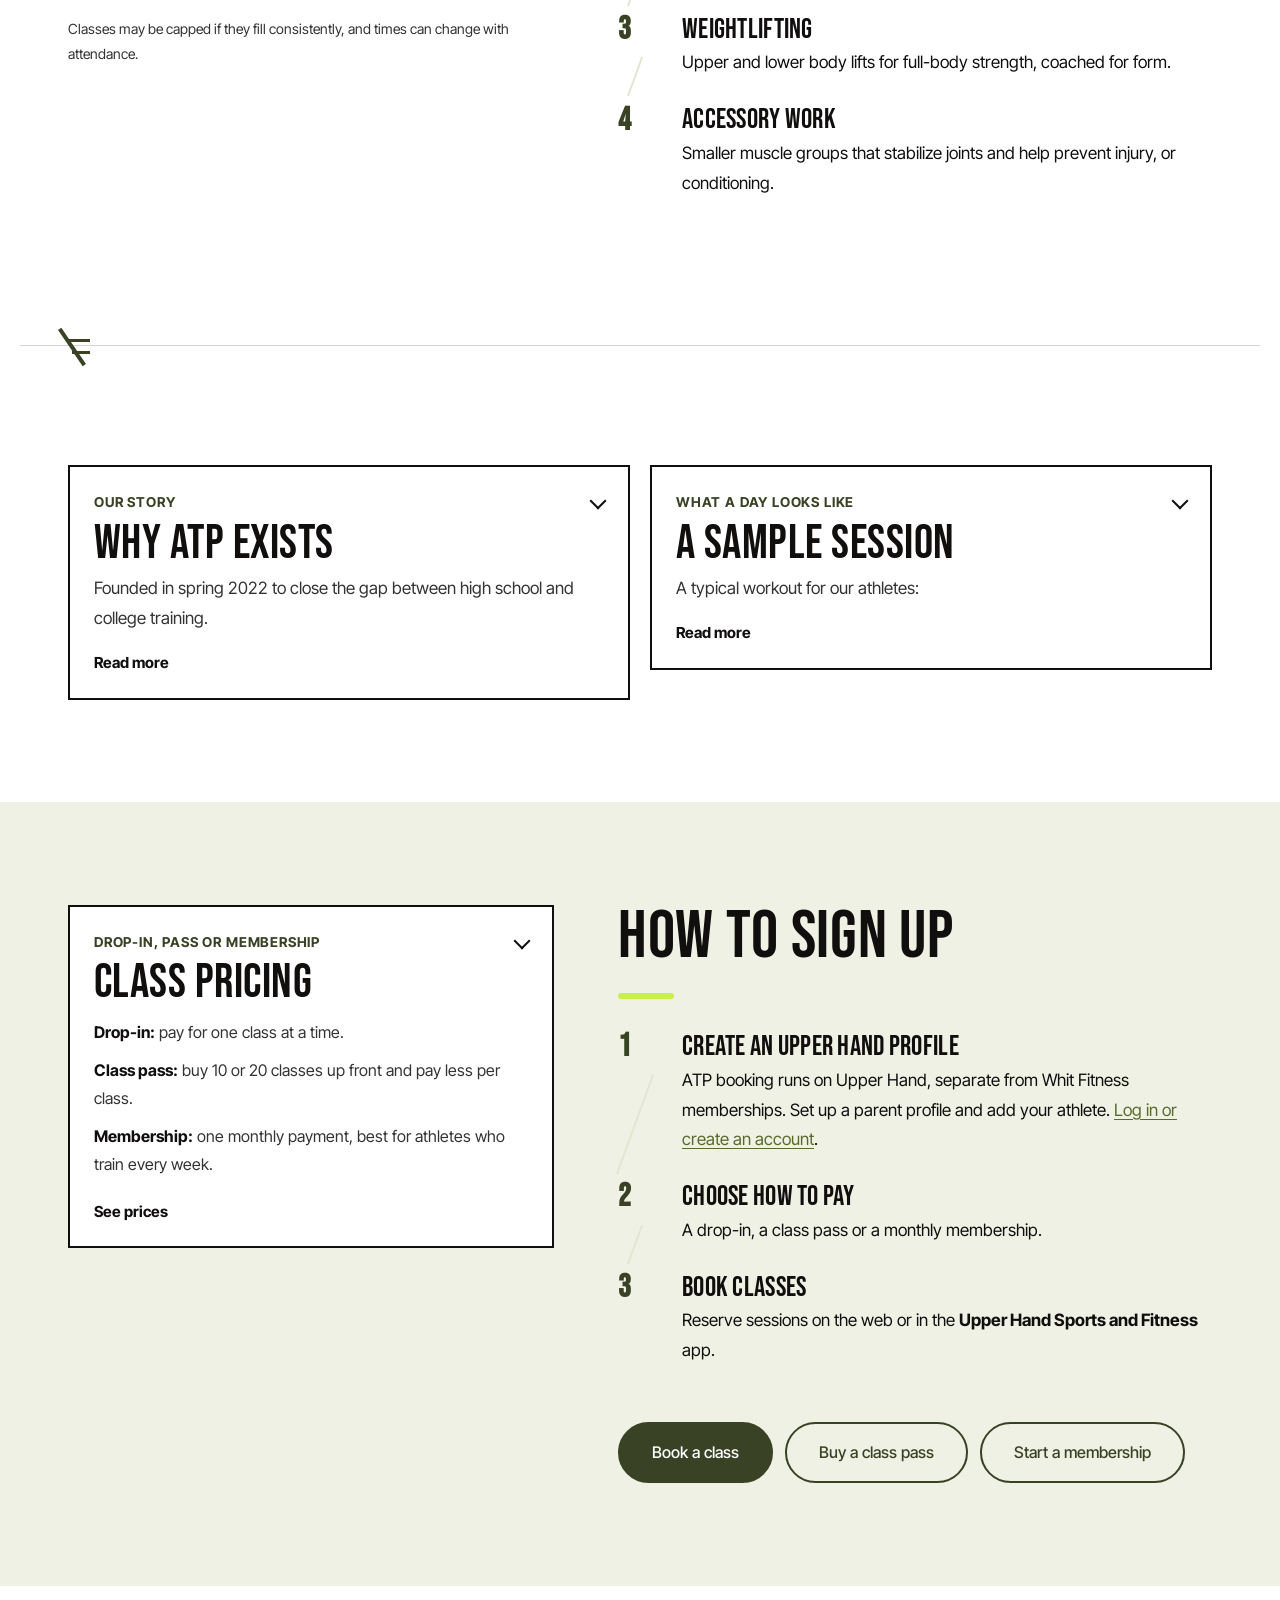
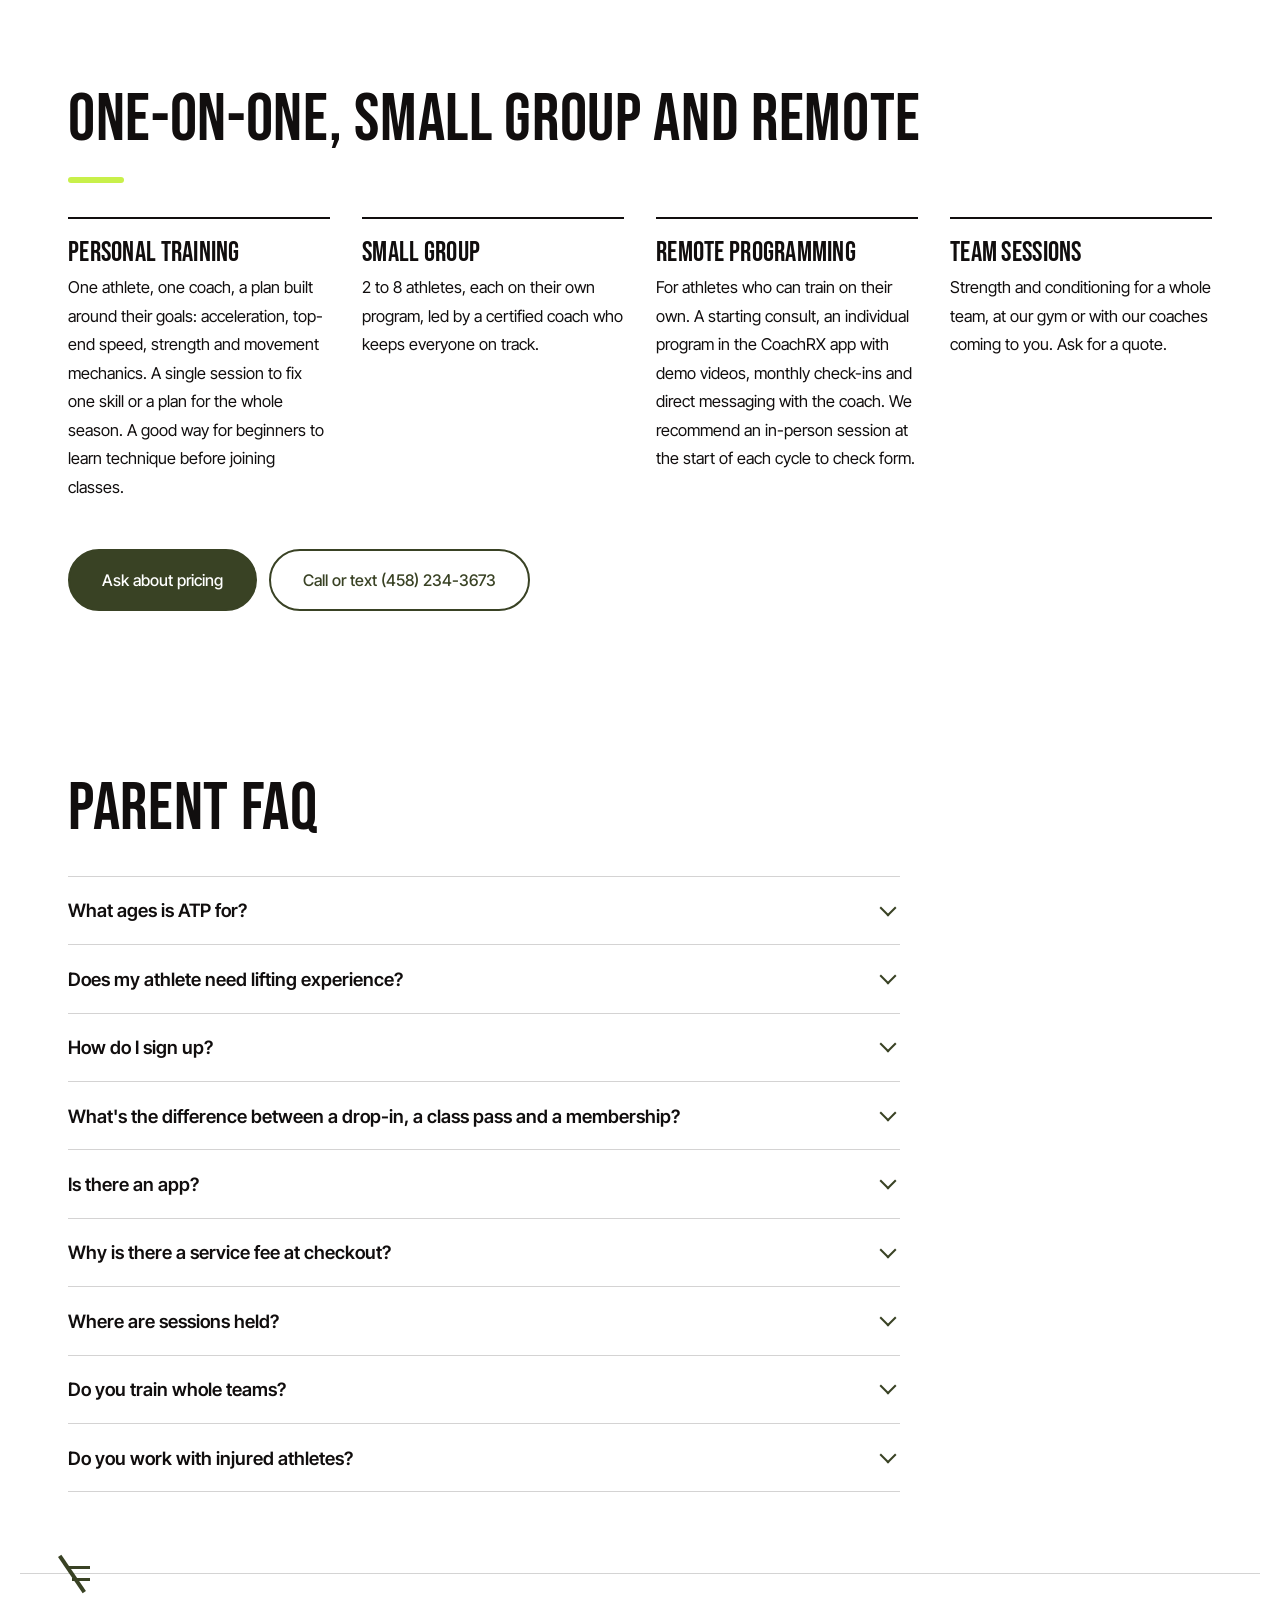
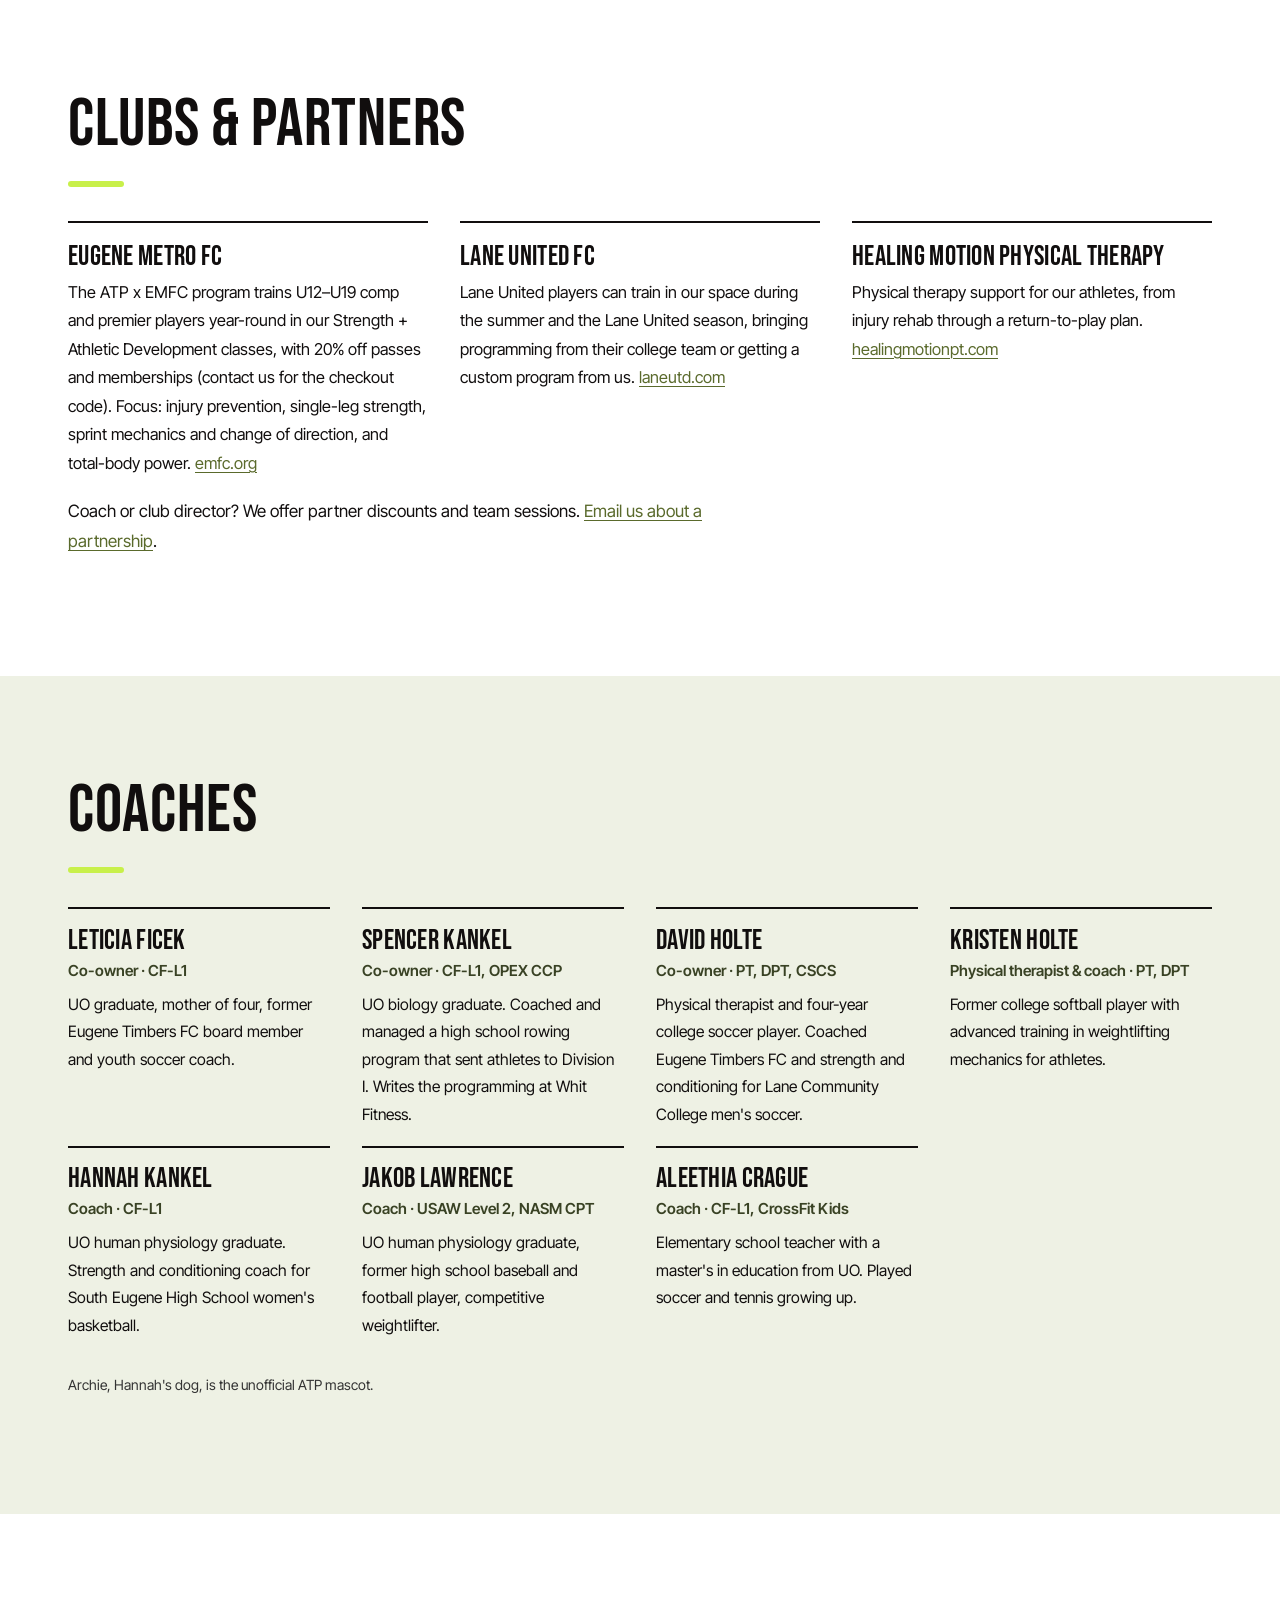
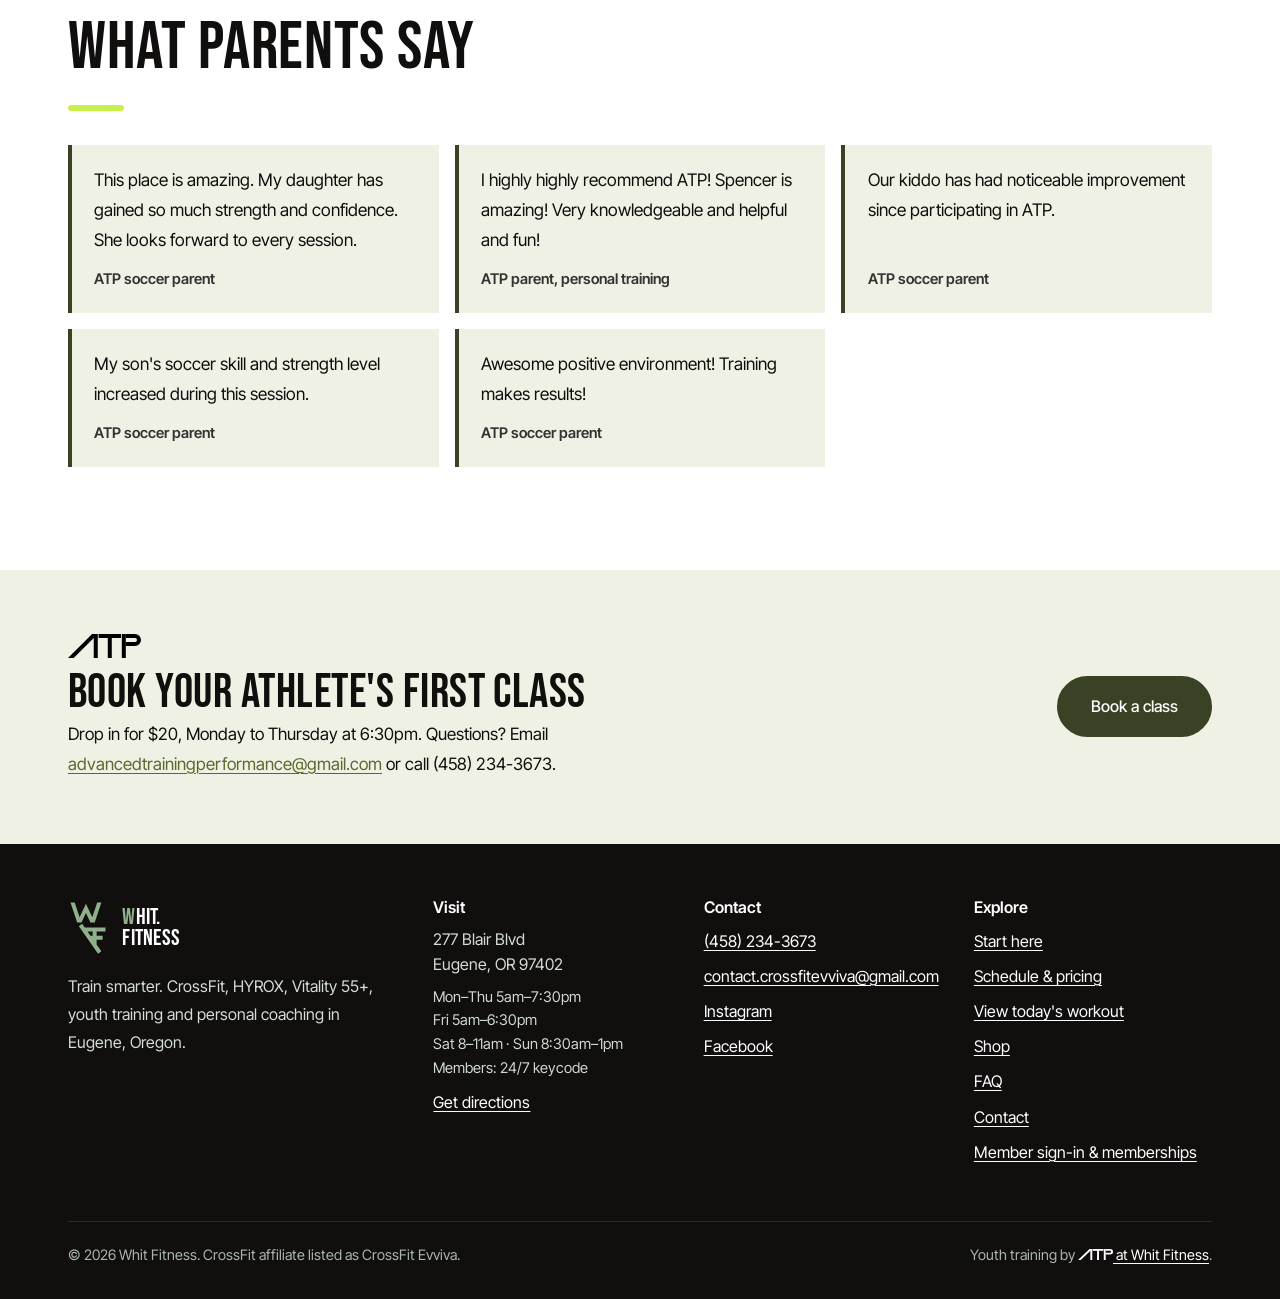
<file: youth.html>
<!doctype html>
<html lang="en">
<head>
<meta charset="utf-8">
<meta name="viewport" content="width=device-width, initial-scale=1">
<!--seo:start-->
<title>ATP Youth Sports Performance Training in Eugene, OR | Whit Fitness</title>
<meta name="description" content="ATP strength and athletic development for middle and high school athletes in Eugene, OR. Classes Mon–Thu 6:30pm, $20 drop-in or $120/mo. PTs on staff.">
<meta name="robots" content="index, follow, max-image-preview:large, max-snippet:-1, max-video-preview:-1">
<link rel="canonical" href="https://whit-fitness.com/youth">
<meta name="theme-color" content="#394224">
<meta name="format-detection" content="telephone=yes">
<meta property="og:type" content="website">
<meta property="og:site_name" content="Whit Fitness">
<meta property="og:locale" content="en_US">
<meta property="og:title" content="ATP Youth Sports Performance Training in Eugene, OR | Whit Fitness">
<meta property="og:description" content="ATP strength and athletic development for middle and high school athletes in Eugene, OR. Classes Mon–Thu 6:30pm, $20 drop-in or $120/mo. PTs on staff.">
<meta property="og:url" content="https://whit-fitness.com/youth">
<meta property="og:image" content="https://whit-fitness.com/assets/img/og.jpg">
<meta property="og:image:width" content="1200">
<meta property="og:image:height" content="630">
<meta property="og:image:alt" content="Whit Fitness, Train Smarter. CrossFit and HYROX gym in Eugene, Oregon.">
<meta property="business:contact_data:street_address" content="277 Blair Blvd">
<meta property="business:contact_data:locality" content="Eugene">
<meta property="business:contact_data:region" content="OR">
<meta property="business:contact_data:postal_code" content="97402">
<meta property="business:contact_data:country_name" content="USA">
<meta property="place:location:latitude" content="44.0569023">
<meta property="place:location:longitude" content="-123.1101159">
<meta name="twitter:card" content="summary_large_image">
<meta name="twitter:title" content="ATP Youth Sports Performance Training in Eugene, OR | Whit Fitness">
<meta name="twitter:description" content="ATP strength and athletic development for middle and high school athletes in Eugene, OR. Classes Mon–Thu 6:30pm, $20 drop-in or $120/mo. PTs on staff.">
<meta name="twitter:image" content="https://whit-fitness.com/assets/img/og.jpg">
<meta name="geo.region" content="US-OR">
<meta name="geo.placename" content="Eugene, Oregon">
<meta name="geo.position" content="44.0569023;-123.1101159">
<meta name="ICBM" content="44.0569023, -123.1101159">
<link rel="alternate" type="text/plain" title="LLM-readable summary" href="/llms.txt">
<link rel="sitemap" type="application/xml" href="/sitemap.xml">
<script type="application/ld+json">{"@context":"https://schema.org","@graph":[{"@type":["ExerciseGym","HealthClub"],"@id":"https://whit-fitness.com/#gym","name":"Whit Fitness","alternateName":["CrossFit Evviva","Whit Fitness Eugene","WHIT. FITNESS"],"description":"Whit Fitness (formerly CrossFit Evviva) is a coached CrossFit and HYROX gym in the Whiteaker neighborhood of Eugene, Oregon. Classes run from 5am to 6:30pm on weekdays plus weekend HYROX, with Vitality strength and balance classes for adults 55+, ATP youth athletic training, one-to-one personal training, open gym and 24/7 member access.","slogan":"Train Smarter.","url":"https://whit-fitness.com/","telephone":"+1-458-234-3673","email":"contact.crossfitevviva@gmail.com","image":["https://whit-fitness.com/assets/img/photos/hero.jpg","https://whit-fitness.com/assets/img/photos/gym.jpg","https://whit-fitness.com/assets/img/photos/crossfit.jpg","https://whit-fitness.com/assets/img/photos/hyrox.jpg","https://whit-fitness.com/assets/img/og.jpg"],"logo":{"@type":"ImageObject","url":"https://whit-fitness.com/assets/img/apple-touch-icon.png","width":180,"height":180},"address":{"@type":"PostalAddress","streetAddress":"277 Blair Blvd","addressLocality":"Eugene","addressRegion":"OR","postalCode":"97402","addressCountry":"US"},"geo":{"@type":"GeoCoordinates","latitude":44.0569023,"longitude":-123.1101159},"hasMap":"https://maps.google.com/?cid=10535944655785304145","openingHoursSpecification":[{"@type":"OpeningHoursSpecification","dayOfWeek":["https://schema.org/Monday","https://schema.org/Tuesday","https://schema.org/Wednesday","https://schema.org/Thursday"],"opens":"05:00","closes":"19:30"},{"@type":"OpeningHoursSpecification","dayOfWeek":["https://schema.org/Friday"],"opens":"05:00","closes":"18:30"},{"@type":"OpeningHoursSpecification","dayOfWeek":["https://schema.org/Saturday"],"opens":"08:00","closes":"11:00"},{"@type":"OpeningHoursSpecification","dayOfWeek":["https://schema.org/Sunday"],"opens":"08:30","closes":"13:00"}],"areaServed":[{"@type":"City","name":"Eugene","containedInPlace":{"@type":"State","name":"Oregon"}},{"@type":"City","name":"Springfield","containedInPlace":{"@type":"State","name":"Oregon"}},{"@type":"Place","name":"Whiteaker, Eugene"},{"@type":"AdministrativeArea","name":"Lane County, Oregon"}],"priceRange":"$25–$270","currenciesAccepted":"USD","paymentAccepted":"Credit card, Debit card","publicAccess":true,"isAccessibleForFree":false,"smokingAllowed":false,"knowsAbout":["CrossFit","HYROX","HYROX race training","Strength training","Olympic weightlifting","Functional fitness","Group fitness classes","Personal training","Fitness for older adults","Senior fitness","Balance training","Youth sports performance","Conditioning","Mobility","Open gym"],"keywords":"CrossFit Eugene, HYROX Eugene, gym Eugene Oregon, senior fitness Eugene, personal trainer Eugene, youth athletic training Eugene, Whiteaker gym","sameAs":["https://www.instagram.com/whit.fitness_eugene/","https://www.facebook.com/CrossFitEvviva","https://www.crossfit.com/gym/32/crossfit-evviva","https://maps.google.com/?cid=10535944655785304145"],"amenityFeature":[{"@type":"LocationFeatureSpecification","name":"24/7 member keycode access","value":true},{"@type":"LocationFeatureSpecification","name":"Showers","value":true},{"@type":"LocationFeatureSpecification","name":"Lockers","value":true},{"@type":"LocationFeatureSpecification","name":"Changing room","value":true},{"@type":"LocationFeatureSpecification","name":"Lounge and Wi-Fi work space","value":true},{"@type":"LocationFeatureSpecification","name":"Kids' room","value":true},{"@type":"LocationFeatureSpecification","name":"Childcare Mon/Wed/Fri 9am","value":true},{"@type":"LocationFeatureSpecification","name":"50 feet of turf for sled work","value":true},{"@type":"LocationFeatureSpecification","name":"12 rowers, 3 SkiErgs and 9 Echo bikes","value":true}],"hasOfferCatalog":{"@type":"OfferCatalog","@id":"https://whit-fitness.com/schedule#pricing","name":"Whit Fitness memberships and passes","itemListElement":[{"@type":"Offer","name":"Unlimited membership","price":"160.00","priceCurrency":"USD","availability":"https://schema.org/InStock","url":"https://crossfitevviva.wodify.com/OnlineSalesPage/Main?q=Memberships","priceSpecification":{"@type":"UnitPriceSpecification","price":"160.00","priceCurrency":"USD","unitText":"month","referenceQuantity":{"@type":"QuantitativeValue","value":1,"unitCode":"MON"}},"description":"Unlimited CrossFit and HYROX classes plus open gym and 24/7 keycode access."},{"@type":"Offer","name":"Couples unlimited membership","price":"270.00","priceCurrency":"USD","availability":"https://schema.org/InStock","url":"https://crossfitevviva.wodify.com/OnlineSalesPage/Main?q=Memberships","priceSpecification":{"@type":"UnitPriceSpecification","price":"270.00","priceCurrency":"USD","unitText":"month","referenceQuantity":{"@type":"QuantitativeValue","value":1,"unitCode":"MON"}}},{"@type":"Offer","name":"HYROX membership, 2 classes per week","price":"120.00","priceCurrency":"USD","availability":"https://schema.org/InStock","url":"https://crossfitevviva.wodify.com/OnlineSalesPage/Main?q=Memberships","priceSpecification":{"@type":"UnitPriceSpecification","price":"120.00","priceCurrency":"USD","unitText":"month","referenceQuantity":{"@type":"QuantitativeValue","value":1,"unitCode":"MON"}}},{"@type":"Offer","name":"Open gym membership","price":"100.00","priceCurrency":"USD","availability":"https://schema.org/InStock","url":"https://crossfitevviva.wodify.com/OnlineSalesPage/Main?q=Memberships","priceSpecification":{"@type":"UnitPriceSpecification","price":"100.00","priceCurrency":"USD","unitText":"month","referenceQuantity":{"@type":"QuantitativeValue","value":1,"unitCode":"MON"}},"description":"24/7 keycode access to the gym outside of coached classes."},{"@type":"Offer","name":"Drop-in class","price":"25.00","priceCurrency":"USD","availability":"https://schema.org/InStock","url":"https://crossfitevviva.wodify.com/OnlineSalesPage/Main?q=Classes%7CLocationId%3D656"},{"@type":"Offer","name":"One-week pass","price":"60.00","priceCurrency":"USD","availability":"https://schema.org/InStock","url":"https://crossfitevviva.wodify.com/OnlineSalesPage/Main?q=Classes%7CLocationId%3D656"},{"@type":"Offer","name":"On-Ramp session (one-to-one intro)","price":"50.00","priceCurrency":"USD","availability":"https://schema.org/InStock","url":"https://crossfitevviva.wodify.com/OnlineSalesPortal/PaymentPlans.aspx?LocationId=656&OnlineMembershipId=286469","description":"Required before joining CrossFit classes if you are new to CrossFit. $60 for a couple."},{"@type":"Offer","name":"Free first HYROX class","price":"0.00","priceCurrency":"USD","availability":"https://schema.org/InStock","url":"https://crossfitevviva.wodify.com/OnlineSalesPortal/ViewSchedule.aspx?LocationId=656&OnlineMembershipId=3065"},{"@type":"Offer","name":"Free personal training consultation","price":"0.00","priceCurrency":"USD","availability":"https://schema.org/InStock","url":"https://crossfitevviva.wodify.com/OnlineSalesPortal/PaymentPlans.aspx?LocationId=656&OnlineMembershipId=286631"}]},"makesOffer":[{"@type":"Offer","itemOffered":{"@id":"https://whit-fitness.com/crossfit#service"}},{"@type":"Offer","itemOffered":{"@id":"https://whit-fitness.com/hyrox#service"}},{"@type":"Offer","itemOffered":{"@id":"https://whit-fitness.com/personal-training#service"}},{"@type":"Offer","itemOffered":{"@id":"https://whit-fitness.com/vitality#service"}},{"@type":"Offer","itemOffered":{"@id":"https://whit-fitness.com/youth#service"}},{"@type":"Offer","itemOffered":{"@id":"https://whit-fitness.com/schedule#open-gym"}}],"potentialAction":{"@type":"ReserveAction","name":"Book a class","target":{"@type":"EntryPoint","urlTemplate":"https://crossfitevviva.wodify.com/OnlineSalesPage/Main?q=Classes%7CLocationId%3D656","actionPlatform":["https://schema.org/DesktopWebPlatform","https://schema.org/MobileWebPlatform"]},"result":{"@type":"Reservation","name":"Class booking"}},"contactPoint":{"@type":"ContactPoint","contactType":"customer service","telephone":"+1-458-234-3673","email":"contact.crossfitevviva@gmail.com","areaServed":"US","availableLanguage":"English"}},{"@type":"WebSite","@id":"https://whit-fitness.com/#website","url":"https://whit-fitness.com/","name":"Whit Fitness","alternateName":["CrossFit Evviva","Whit Fitness Eugene"],"publisher":{"@id":"https://whit-fitness.com/#gym"},"inLanguage":"en-US"},{"@type":"WebPage","@id":"https://whit-fitness.com/youth#webpage","url":"https://whit-fitness.com/youth","name":"ATP Youth Sports Performance Training in Eugene, OR | Whit Fitness","description":"ATP strength and athletic development for middle and high school athletes in Eugene, OR. Classes Mon–Thu 6:30pm, $20 drop-in or $120/mo. PTs on staff.","isPartOf":{"@id":"https://whit-fitness.com/#website"},"about":{"@id":"https://whit-fitness.com/#gym"},"inLanguage":"en-US","dateModified":"2026-10-27","primaryImageOfPage":{"@type":"ImageObject","url":"https://whit-fitness.com/assets/img/photos/youth.jpg"},"breadcrumb":{"@id":"https://whit-fitness.com/youth#breadcrumb"},"mainEntity":{"@id":"https://whit-fitness.com/youth#service"}},{"@type":"BreadcrumbList","@id":"https://whit-fitness.com/youth#breadcrumb","itemListElement":[{"@type":"ListItem","position":1,"name":"Home","item":"https://whit-fitness.com/"},{"@type":"ListItem","position":2,"name":"Youth","item":"https://whit-fitness.com/youth"}]},{"@type":"Service","@id":"https://whit-fitness.com/youth#service","name":"ATP youth strength & athletic development","alternateName":["ATP Eugene","Advanced Training & Performance","Advanced Training and Performance"],"serviceType":"Youth sports performance training","description":"Strength, speed, power and injury-prevention training for middle and high school athletes from any sport, run by ATP (Advanced Training & Performance) at Whit Fitness. Classes Monday to Thursday at 6:30pm, plus personal training, small group, remote programming and team sessions.","url":"https://whit-fitness.com/youth","image":"https://whit-fitness.com/assets/img/photos/youth.jpg","sameAs":["https://www.instagram.com/atp_eugene/"],"hoursAvailable":[{"@type":"OpeningHoursSpecification","dayOfWeek":["https://schema.org/Monday","https://schema.org/Tuesday","https://schema.org/Wednesday","https://schema.org/Thursday"],"opens":"18:30","closes":"19:30"}],"audience":{"@type":"PeopleAudience","audienceType":"Middle and high school athletes, U12 to U19"},"offers":[{"@type":"Offer","name":"ATP youth class drop-in","price":"20.00","priceCurrency":"USD","availability":"https://schema.org/InStock","url":"https://app.upperhand.io/customers/1706-advanced-training-and-performance/events/89747-youth-general-strength-athletic-development"},{"@type":"Offer","name":"ATP 10-class pass","price":"175.00","priceCurrency":"USD","availability":"https://schema.org/InStock","url":"https://app.upperhand.io/customers/1706-advanced-training-and-performance/credit_passes","description":"Valid for 6 months."},{"@type":"Offer","name":"ATP 20-class pass","price":"300.00","priceCurrency":"USD","availability":"https://schema.org/InStock","url":"https://app.upperhand.io/customers/1706-advanced-training-and-performance/credit_passes","description":"Valid for 10 months."},{"@type":"Offer","name":"ATP youth monthly membership","price":"120.00","priceCurrency":"USD","availability":"https://schema.org/InStock","url":"https://app.upperhand.io/customers/1706-advanced-training-and-performance/client-memberships/5857","priceSpecification":{"@type":"UnitPriceSpecification","price":"120.00","priceCurrency":"USD","unitText":"month","referenceQuantity":{"@type":"QuantitativeValue","value":1,"unitCode":"MON"}}}],"provider":{"@id":"https://whit-fitness.com/#gym"},"areaServed":[{"@type":"City","name":"Eugene","containedInPlace":{"@type":"State","name":"Oregon"}},{"@type":"City","name":"Springfield","containedInPlace":{"@type":"State","name":"Oregon"}}]},{"@type":"FAQPage","@id":"https://whit-fitness.com/youth#faq","mainEntity":[{"@type":"Question","name":"Our story Why ATP exists Founded in spring 2022 to close the gap between high school and college training. We started ATP in spring 2022 after seeing the gap between high school and college sport. Too few recruited athletes made it past their freshman year, and many of the injuries followed a sudden jump in strength and conditioning volume. ATP is general physical preparedness first: build broad strength and fitness that helps in any sport, then add work specific to the sport an athlete is playing now. Lifting mechanics are taught properly and volume rises gradually, so athletes show up to college ready for the training. Just as important, it's a positive room. Athletes build confidence, make friends and learn to handle a hard day. What a day looks like A sample session A typical workout for our athletes: This day builds explosiveness, acceleration and deceleration in every direction, and lower-body strength for injury prevention. Programming changes with each athlete's sport and season. Dynamic warm-up Plyometrics 5×1 depth jump · 5×1 lateral hop to box jump, each leg · 5×2 box jump to single-leg landing Hip & glute prep, 3 rounds Banded walks forward, backward and sideways · 10 standing hip abductions Strength & power Deadlift 5×2, with 2 max-effort broad jumps after each set Core & accessories, 3 rounds 12 alternating dead bugs · 20-second Copenhagen side plank · 10 push-ups Drop-in, pass or membership Class pricing Drop-in: pay for one class at a time. Class pass: buy 10 or 20 classes up front and pay less per class. Membership: one monthly payment, best for athletes who train every week. Drop-in $20 One class. 10-class pass $175 $17.50 a class. Use within 6 months. 20-class pass $300 $15 a class. Use within 10 months. Monthly membership $120 /mo Recurring monthly. Eugene Metro FC players get 20% off passes and memberships (not drop-ins). Contact us for the discount code to use at checkout. How to sign up Create an Upper Hand profile ATP booking runs on Upper Hand, separate from Whit Fitness memberships. Set up a parent profile and add your athlete. Log in or create an account . Choose how to pay A drop-in, a class pass or a monthly membership. Book classes Reserve sessions on the web or in the Upper Hand Sports and Fitness app. Book a class Buy a class pass Start a membership One-on-one, small group and remote Personal training One athlete, one coach, a plan built around their goals: acceleration, top-end speed, strength and movement mechanics. A single session to fix one skill or a plan for the whole season. A good way for beginners to learn technique before joining classes. Small group 2 to 8 athletes, each on their own program, led by a certified coach who keeps everyone on track. Remote programming For athletes who can train on their own. A starting consult, an individual program in the CoachRX app with demo videos, monthly check-ins and direct messaging with the coach. We recommend an in-person session at the start of each cycle to check form. Team sessions Strength and conditioning for a whole team, at our gym or with our coaches coming to you. Ask for a quote. Ask about pricing Call or text (458) 234-3673 Parent FAQ What ages is ATP for?","acceptedAnswer":{"@type":"Answer","text":"Middle and high school athletes. The ATP x EMFC program takes U12 to U19 players."}},{"@type":"Question","name":"Does my athlete need lifting experience?","acceptedAnswer":{"@type":"Answer","text":"No. Coaches teach technique first and only add load and volume once the basics are solid. Some beginners start with a few personal training sessions before joining classes."}},{"@type":"Question","name":"How do I sign up?","acceptedAnswer":{"@type":"Answer","text":"Create a profile on Upper Hand, our booking system for ATP, then buy a drop-in, a class pass or a membership and book classes. Whit Fitness gym memberships are separate and don't cover ATP classes."}},{"@type":"Question","name":"What's the difference between a drop-in, a class pass and a membership?","acceptedAnswer":{"@type":"Answer","text":"Drop-in ($20): pay for one class at a time. Good for trying ATP or for an athlete who only comes now and then. Class pass: buy classes in bulk at a lower price per class, and use them whenever your athlete can make it. The 10-class pass is $175 ($17.50 a class) and is good for 6 months. The 20-class pass is $300 ($15 a class) and is good for 10 months. Monthly membership ($120/month): a recurring monthly charge, best for athletes who train every week. It pays off over drop-ins at 6 or more classes a month, and over the 20-class pass at 8 or more. Eugene Metro FC players get 20% off passes and memberships. Contact us for the code."}},{"@type":"Question","name":"Is there an app?","acceptedAnswer":{"@type":"Answer","text":"Yes. Search for \"Upper Hand Sports and Fitness\" in your phone's app store. You can book classes, buy passes, pay balances and manage your athlete's schedule there."}},{"@type":"Question","name":"Why is there a service fee at checkout?","acceptedAnswer":{"@type":"Answer","text":"Paying online adds a 3.2% processing fee. To avoid it, pay by cash or check at the gym for the pass or membership price."}},{"@type":"Question","name":"Where are sessions held?","acceptedAnswer":{"@type":"Answer","text":"At Whit Fitness, 277 Blair Blvd, Eugene, OR 97402. ATP classes run Monday to Thursday at 6:30pm."}},{"@type":"Question","name":"Do you train whole teams?","acceptedAnswer":{"@type":"Answer","text":"Yes. We run team strength and conditioning at our gym or send coaches to your practice. Email advancedtrainingperformance@gmail.com for a quote. Partner clubs get discounted rates."}},{"@type":"Question","name":"Do you work with injured athletes?","acceptedAnswer":{"@type":"Answer","text":"Two of our coaches are physical therapists, and we partner with Healing Motion Physical Therapy to take athletes from rehab back to full training."}}]}]}</script>
<!--seo:end-->
<link rel="icon" href="/favicon.ico?v=2" sizes="48x48">
<link rel="icon" href="/favicon.svg?v=2" type="image/svg+xml">
<link rel="icon" href="/assets/img/favicon-32.png?v=2" type="image/png" sizes="32x32">
<link rel="apple-touch-icon" href="/assets/img/apple-touch-icon.png?v=2">
<link rel="manifest" href="/site.webmanifest">
<link rel="preload" href="/assets/fonts/bebas-neue.woff2" as="font" type="font/woff2" crossorigin>
<link rel="preload" href="/assets/fonts/inter-tight.woff2" as="font" type="font/woff2" crossorigin>
<link rel="stylesheet" href="/assets/site.css?v=44101610">
</head>
<body>
<a class="skip" href="#main">Skip to content</a>
<header class="site-header">
  <div class="wrap header-inner">
    <a class="wordmark" href="/" aria-label="Whit Fitness home"><span><span class="w">W</span>HIT.</span><span>FITNESS</span></a>
    <nav class="nav" aria-label="Main"><a href="/crossfit">CrossFit</a><a href="/hyrox">HYROX</a><a href="/vitality">Vitality 55+</a><a href="/youth" aria-current="page">Youth</a><a href="/personal-training">Personal training</a><a href="/schedule">Schedule &amp; pricing</a><a href="/shop">Shop</a></nav>
    <a class="btn header-cta" href="https://app.upperhand.io/customers/1706-advanced-training-and-performance/events/89747-youth-general-strength-athletic-development" rel="noopener">Book an ATP class</a>
    <button class="menu-btn" type="button" aria-expanded="false" aria-controls="mobile-nav"><span class="bars" aria-hidden="true"></span>Menu</button>
  </div>
  <div class="mobile-nav" id="mobile-nav" data-open="false">
    <nav class="wrap" aria-label="Main (mobile)"><ul><li><a href="/crossfit">CrossFit</a></li><li><a href="/hyrox">HYROX</a></li><li><a href="/vitality">Vitality 55+</a></li><li><a href="/youth" aria-current="page">Youth</a></li><li><a href="/personal-training">Personal training</a></li><li><a href="/schedule">Schedule &amp; pricing</a></li><li><a href="/shop">Shop</a></li><li><a href="/faq">FAQ</a></li><li><a href="/contact">Contact</a></li></ul><a class="btn" href="https://app.upperhand.io/customers/1706-advanced-training-and-performance/events/89747-youth-general-strength-athletic-development" rel="noopener">Book an ATP class</a></nav>
  </div>
</header>
<main id="main" class="youth-page">
<section class="page-hero">
  <div class="wrap page-hero-grid">
    <div>
      <nav class="crumbs" aria-label="Breadcrumb"><ol><li><a href="/">Home</a></li><li aria-current="page">Youth</li></ol></nav>
      <div class="atp-lockup"><img class="atp-mark" src="/assets/img/atp/atp-mark-black.svg" alt="ATP" width="109" height="36" decoding="async"><span class="atp-lockup-text">Advanced Training &amp; Performance<span>at Whit Fitness</span></span></div>
      <h1>Youth strength &amp; athletic development in Eugene</h1>
      <nav class="subnav" aria-label="On this page"><a href="#classes">Classes</a><a href="#pricing">Pricing</a><a href="#training">1:1 &amp;&nbsp;<span class="sn-long">small group</span><span class="sn-short">groups</span></a><a href="#faq">FAQ</a><a href="#teams">Teams &amp; clubs</a></nav>
      <p class="lede">Middle and high school athletes from any sport get stronger, faster and more resilient, coached by a staff that includes two physical therapists.</p>
      <div class="btn-row"><a class="btn" href="https://app.upperhand.io/customers/1706-advanced-training-and-performance/events/89747-youth-general-strength-athletic-development" rel="noopener">Book a class</a><a class="btn btn-ghost" href="#pricing">See pricing</a></div>
    </div>
    <div class="photo landscape"><img src="/assets/img/photos/youth-960.webp" srcset="/assets/img/photos/youth-320.webp 320w, /assets/img/photos/youth-640.webp 640w, /assets/img/photos/youth-960.webp 960w, /assets/img/photos/youth-1280.webp 1280w, /assets/img/photos/youth-1600.webp 1600w" sizes="(min-width: 900px) 50vw, 100vw" alt="Teen athletes moving through a lunge drill at an ATP youth session" width="1600" height="1067" style="object-position:50% 50%" fetchpriority="high" decoding="async"></div>
  </div>
</section><section class="section-tight"><div class="wrap">
  <dl class="keyfacts">
    <div><dt>Classes</dt><dd>Monday to Thursday<span>6:30pm</span></dd></div>
    <div><dt>Who</dt><dd>Middle &amp; high school athletes<span>Any sport, any level</span></dd></div>
    <div><dt>Cost</dt><dd>$20 drop-in<span>or $120/month membership</span></dd></div>
    <div><dt>Booking</dt><dd>Upper Hand<span>On the web or in the app</span></dd></div>
  </dl>
</div></section>

<section class="section" id="classes"><div class="wrap two-col">
  <div>
    <h2>Strength + Athletic Development class</h2>
    <p>A coached group class four nights a week for athletes from any sport. It builds the general strength and athleticism that carries over to whatever season they're in.</p>
    <p>Athletes learn the fundamentals first. Load and volume go up only once technique is solid.</p>
    <p class="muted small">Classes may be capped if they fill consistently, and times can change with attendance.</p>
  </div>
  <div>
    <h2>Every session, in four parts</h2>
    <ol class="steps">
      <li><h3>Warm-up</h3><p>A full warm-up to get joints and muscles ready to work.</p></li>
      <li><h3>Plyometrics</h3><p>Jumps, bounds and sprint work to build speed and power.</p></li>
      <li><h3>Weightlifting</h3><p>Upper and lower body lifts for full-body strength, coached for form.</p></li>
      <li><h3>Accessory work</h3><p>Smaller muscle groups that stabilize joints and help prevent injury, or conditioning.</p></li>
    </ol>
  </div>
</div></section>
<div class="rule-wrap"><div class="rule" role="presentation"></div></div>
<section class="section" id="why-atp"><div class="wrap">
  <div class="xcards">
    <details class="xcard">
      <summary><span class="xcard-kicker">Our story</span><h2>Why ATP exists</h2><p>Founded in spring 2022 to close the gap between high school and college training.</p><span class="xcard-more" aria-hidden="true"></span></summary>
      <div class="xcard-body">
    <p>We started ATP in spring 2022 after seeing the gap between high school and college sport. Too few recruited athletes made it past their freshman year, and many of the injuries followed a sudden jump in strength and conditioning volume.</p>
    <p>ATP is general physical preparedness first: build broad strength and fitness that helps in any sport, then add work specific to the sport an athlete is playing now. Lifting mechanics are taught properly and volume rises gradually, so athletes show up to college ready for the training.</p>
    <p>Just as important, it's a positive room. Athletes build confidence, make friends and learn to handle a hard day.</p>
      </div>
    </details>
    <details class="xcard" id="sample">
      <summary><span class="xcard-kicker">What a day looks like</span><h2>A sample session</h2><p>A typical workout for our athletes:</p><span class="xcard-more" aria-hidden="true"></span></summary>
      <div class="xcard-body">
    <p class="muted">This day builds explosiveness, acceleration and deceleration in every direction, and lower-body strength for injury prevention. Programming changes with each athlete's sport and season.</p>
    <ol class="steps">
      <li><h3>Dynamic warm-up</h3></li>
      <li><h3>Plyometrics</h3><p>5×1 depth jump · 5×1 lateral hop to box jump, each leg · 5×2 box jump to single-leg landing</p></li>
      <li><h3>Hip &amp; glute prep, 3 rounds</h3><p>Banded walks forward, backward and sideways · 10 standing hip abductions</p></li>
      <li><h3>Strength &amp; power</h3><p>Deadlift 5×2, with 2 max-effort broad jumps after each set</p></li>
      <li><h3>Core &amp; accessories, 3 rounds</h3><p>12 alternating dead bugs · 20-second Copenhagen side plank · 10 push-ups</p></li>
    </ol>
      </div>
    </details>
  </div>
</div></section>

<section class="section tone-paper" id="pricing"><div class="wrap two-col">
  <details class="xcard" data-autoopen>
    <summary><span class="xcard-kicker">Drop-in, pass or membership</span><h2>Class pricing</h2><ul class="xcard-points"><li><b>Drop-in:</b> pay for one class at a time.</li><li><b>Class pass:</b> buy 10 or 20 classes up front and pay less per class.</li><li><b>Membership:</b> one monthly payment, best for athletes who train every week.</li></ul><span class="xcard-more xcard-more-price" aria-hidden="true"></span></summary>
    <div class="xcard-body">
    <ul class="price-list">
      <li><span class="name">Drop-in</span><span class="amt">$20</span><span class="note">One class.</span></li>
      <li><span class="name">10-class pass</span><span class="amt">$175</span><span class="note">$17.50 a class. Use within 6 months.</span></li>
      <li><span class="name">20-class pass</span><span class="amt">$300</span><span class="note">$15 a class. Use within 10 months.</span></li>
      <li><span class="name">Monthly membership</span><span class="amt">$120<small>/mo</small></span><span class="note">Recurring monthly.</span></li>
    </ul>
    <p class="small muted">Eugene Metro FC players get 20% off passes and memberships (not drop-ins). <a href="mailto:advancedtrainingperformance@gmail.com?subject=EMFC%20discount%20code">Contact us</a> for the discount code to use at checkout.</p>
    </div>
  </details>
  <div>
    <h2>How to sign up</h2>
    <ol class="steps">
      <li><h3>Create an Upper Hand profile</h3><p>ATP booking runs on Upper Hand, separate from Whit Fitness memberships. Set up a parent profile and add your athlete. <a href="https://app.upperhand.io/accounts/login" rel="noopener">Log in or create an account</a>.</p></li>
      <li><h3>Choose how to pay</h3><p>A drop-in, a class pass or a monthly membership.</p></li>
      <li><h3>Book classes</h3><p>Reserve sessions on the web or in the <b>Upper Hand Sports and Fitness</b> app.</p></li>
    </ol>
    <div class="btn-row"><a class="btn" href="https://app.upperhand.io/customers/1706-advanced-training-and-performance/events/89747-youth-general-strength-athletic-development" rel="noopener">Book a class</a><a class="btn btn-ghost" href="https://app.upperhand.io/customers/1706-advanced-training-and-performance/credit_passes" rel="noopener">Buy a class pass</a><a class="btn btn-ghost" href="https://app.upperhand.io/customers/1706-advanced-training-and-performance/client-memberships/5857" rel="noopener">Start a membership</a></div>
  </div>
</div></section>

<section class="section" id="training"><div class="wrap">
  <h2>One-on-one, small group and remote</h2>
  <div class="blocks">
    <div><h3>Personal training</h3><p>One athlete, one coach, a plan built around their goals: acceleration, top-end speed, strength and movement mechanics. A single session to fix one skill or a plan for the whole season. A good way for beginners to learn technique before joining classes.</p></div>
    <div><h3>Small group</h3><p>2 to 8 athletes, each on their own program, led by a certified coach who keeps everyone on track.</p></div>
    <div><h3>Remote programming</h3><p>For athletes who can train on their own. A starting consult, an individual program in the CoachRX app with demo videos, monthly check-ins and direct messaging with the coach. We recommend an in-person session at the start of each cycle to check form.</p></div>
    <div><h3>Team sessions</h3><p>Strength and conditioning for a whole team, at our gym or with our coaches coming to you. Ask for a quote.</p></div>
  </div>
  <div class="btn-row"><a class="btn" href="mailto:advancedtrainingperformance@gmail.com?subject=ATP%20training%20options">Ask about pricing</a><a class="btn btn-ghost" href="tel:+14582343673">Call or text (458) 234-3673</a></div>
</div></section>
<section class="section-tight" id="faq"><div class="wrap">
  <h2>Parent FAQ</h2>
  <div class="faq"><details><summary>What ages is ATP for?</summary><div class="answer"><p>Middle and high school athletes. The ATP x EMFC program takes U12 to U19 players.</p></div></details><details><summary>Does my athlete need lifting experience?</summary><div class="answer"><p>No. Coaches teach technique first and only add load and volume once the basics are solid. Some beginners start with a few personal training sessions before joining classes.</p></div></details><details><summary>How do I sign up?</summary><div class="answer"><p>Create a profile on Upper Hand, our booking system for ATP, then buy a drop-in, a class pass or a membership and book classes. Whit Fitness gym memberships are separate and don't cover ATP classes.</p></div></details><details><summary>What's the difference between a drop-in, a class pass and a membership?</summary><div class="answer"><p><b>Drop-in ($20):</b> pay for one class at a time. Good for trying ATP or for an athlete who only comes now and then.</p><p><b>Class pass:</b> buy classes in bulk at a lower price per class, and use them whenever your athlete can make it. The 10-class pass is $175 ($17.50 a class) and is good for 6 months. The 20-class pass is $300 ($15 a class) and is good for 10 months.</p><p><b>Monthly membership ($120/month):</b> a recurring monthly charge, best for athletes who train every week. It pays off over drop-ins at 6 or more classes a month, and over the 20-class pass at 8 or more.</p><p>Eugene Metro FC players get 20% off passes and memberships. <a href="mailto:advancedtrainingperformance@gmail.com?subject=EMFC%20discount%20code">Contact us</a> for the code.</p></div></details><details><summary>Is there an app?</summary><div class="answer"><p>Yes. Search for "Upper Hand Sports and Fitness" in your phone's app store. You can book classes, buy passes, pay balances and manage your athlete's schedule there.</p></div></details><details><summary>Why is there a service fee at checkout?</summary><div class="answer"><p>Paying online adds a 3.2% processing fee. To avoid it, pay by cash or check at the gym for the pass or membership price.</p></div></details><details><summary>Where are sessions held?</summary><div class="answer"><p>At Whit Fitness, 277 Blair Blvd, Eugene, OR 97402. ATP classes run Monday to Thursday at 6:30pm.</p></div></details><details><summary>Do you train whole teams?</summary><div class="answer"><p>Yes. We run team strength and conditioning at our gym or send coaches to your practice. Email advancedtrainingperformance@gmail.com for a quote. Partner clubs get discounted rates.</p></div></details><details><summary>Do you work with injured athletes?</summary><div class="answer"><p>Two of our coaches are physical therapists, and we partner with Healing Motion Physical Therapy to take athletes from rehab back to full training.</p></div></details></div>
</div></section>
<div class="rule-wrap"><div class="rule" role="presentation"></div></div>
<section class="section" id="teams"><div class="wrap">
  <h2>Clubs &amp; partners</h2>
  <div class="blocks">
    <div><h3>Eugene Metro FC</h3><p>The ATP x EMFC program trains U12–U19 comp and premier players year-round in our Strength + Athletic Development classes, with 20% off passes and memberships (contact us for the checkout code). Focus: injury prevention, single-leg strength, sprint mechanics and change of direction, and total-body power. <a href="https://emfc.org/programs/atp-performance-pgm/" target="_blank" rel="noopener">emfc.org</a></p></div>
    <div><h3>Lane United FC</h3><p>Lane United players can train in our space during the summer and the Lane United season, bringing programming from their college team or getting a custom program from us. <a href="https://www.laneutd.com/" rel="noopener">laneutd.com</a></p></div>
    <div><h3>Healing Motion Physical Therapy</h3><p>Physical therapy support for our athletes, from injury rehab through a return-to-play plan. <a href="https://healingmotionpt.com/eugene/" rel="noopener">healingmotionpt.com</a></p></div>
  </div>
  <p>Coach or club director? We offer partner discounts and team sessions. <a href="mailto:advancedtrainingperformance@gmail.com?subject=Club%20partnership">Email us about a partnership</a>.</p>
</div></section>

<section class="section tone-paper" id="coaches"><div class="wrap">
  <h2>Coaches</h2>
  <ul class="roster">
    <li><h3>Leticia Ficek</h3><p class="role">Co-owner · CF-L1</p><p>UO graduate, mother of four, former Eugene Timbers FC board member and youth soccer coach.</p></li>
    <li><h3>Spencer Kankel</h3><p class="role">Co-owner · CF-L1, OPEX CCP</p><p>UO biology graduate. Coached and managed a high school rowing program that sent athletes to Division I. Writes the programming at Whit Fitness.</p></li>
    <li><h3>David Holte</h3><p class="role">Co-owner · PT, DPT, CSCS</p><p>Physical therapist and four-year college soccer player. Coached Eugene Timbers FC and strength and conditioning for Lane Community College men's soccer.</p></li>
    <li><h3>Kristen Holte</h3><p class="role">Physical therapist &amp; coach · PT, DPT</p><p>Former college softball player with advanced training in weightlifting mechanics for athletes.</p></li>
    <li><h3>Hannah Kankel</h3><p class="role">Coach · CF-L1</p><p>UO human physiology graduate. Strength and conditioning coach for South Eugene High School women's basketball.</p></li>
    <li><h3>Jakob Lawrence</h3><p class="role">Coach · USAW Level 2, NASM CPT</p><p>UO human physiology graduate, former high school baseball and football player, competitive weightlifter.</p></li>
    <li><h3>Aleethia Crague</h3><p class="role">Coach · CF-L1, CrossFit Kids</p><p>Elementary school teacher with a master's in education from UO. Played soccer and tennis growing up.</p></li>
  </ul>
  <p class="muted small">Archie, Hannah's dog, is the unofficial ATP mascot.</p>
</div></section>

<section class="section" id="parents"><div class="wrap">
  <h2>What parents say</h2>
  <ul class="quotes">
    <li><figure><blockquote><p>This place is amazing. My daughter has gained so much strength and confidence. She looks forward to every session.</p></blockquote><figcaption>ATP soccer parent</figcaption></figure></li>
    <li><figure><blockquote><p>I highly highly recommend ATP! Spencer is amazing! Very knowledgeable and helpful and fun!</p></blockquote><figcaption>ATP parent, personal training</figcaption></figure></li>
    <li><figure><blockquote><p>Our kiddo has had noticeable improvement since participating in ATP.</p></blockquote><figcaption>ATP soccer parent</figcaption></figure></li>
    <li><figure><blockquote><p>My son's soccer skill and strength level increased during this session.</p></blockquote><figcaption>ATP soccer parent</figcaption></figure></li>
    <li><figure><blockquote><p>Awesome positive environment! Training makes results!</p></blockquote><figcaption>ATP soccer parent</figcaption></figure></li>
  </ul>
</div></section>


<section class="band section-tight" id="contact"><div class="wrap cta-band"><div><img class="atp-cta-mark" src="/assets/img/atp/atp-mark-black.svg" alt="" width="73" height="24" loading="lazy" decoding="async"><h2>Book your athlete's first class</h2><p>Drop in for $20, Monday to Thursday at 6:30pm. Questions? Email <a href="mailto:advancedtrainingperformance@gmail.com">advancedtrainingperformance@gmail.com</a> or call (458) 234-3673.</p></div><a class="btn" href="https://app.upperhand.io/customers/1706-advanced-training-and-performance/events/89747-youth-general-strength-athletic-development" rel="noopener">Book a class</a></div></section>
</main>
<footer class="site-footer">
  <div class="wrap">
    <div class="footer-grid">
      <div>
        <div class="footer-mark"><svg viewBox="0 0 480 674" aria-hidden="true" focusable="false"><path d="M268.77,270.00 L320.60,270.00 L400.60,30.00 L350.00,30.00 L291.49,205.54 L215.30,43.64 L139.11,205.54 L80.60,30.00 L30.00,30.00 L110.00,270.00 L161.82,270.00 L215.30,156.36 L268.77,270.00 Z M295.30,330.00 L200.46,330.00 L169.99,286.28 L130.61,313.72 L360.61,643.72 L399.99,616.28 L343.30,534.94 L343.30,478.00 L415.30,478.00 L415.30,430.00 L343.30,430.00 L343.30,378.00 L450.30,378.00 L450.30,330.00 L343.30,330.00 L295.30,330.00 Z M295.30,430.00 L270.16,430.00 L233.92,378.00 L295.30,378.00 L295.30,430.00 Z" fill="currentColor" fill-rule="evenodd"/></svg><a class="wordmark" href="/"><span><span class="w">W</span>HIT.</span><span>FITNESS</span></a></div>
        <p>Train smarter. CrossFit, HYROX, Vitality 55+, youth training and personal coaching in Eugene, Oregon.</p>
      </div>
      <div>
        <h2>Visit</h2>
        <address>277 Blair Blvd<br>Eugene, OR 97402</address>
        <p class="foot-hours">Mon–Thu 5am–7:30pm<br>Fri 5am–6:30pm<br>Sat 8–11am · Sun 8:30am–1pm<br>Members: 24/7 keycode</p>
        <p><a href="https://maps.google.com/?cid=10535944655785304145" rel="noopener">Get directions</a></p>
      </div>
      <div>
        <h2>Contact</h2>
        <ul>
          <li><a href="tel:+14582343673">(458) 234-3673</a></li>
          <li><a href="mailto:contact.crossfitevviva@gmail.com">contact.crossfitevviva@gmail.com</a></li>
          <li><a href="https://www.instagram.com/whit.fitness_eugene/" rel="noopener">Instagram</a></li>
          <li><a href="https://www.facebook.com/CrossFitEvviva" rel="noopener">Facebook</a></li>
        </ul>
      </div>
      <div>
        <h2>Explore</h2>
        <ul>
          <li><a href="/start">Start here</a></li>
          <li><a href="/schedule">Schedule &amp; pricing</a></li>
          <li><a href="/workout">View today's workout</a></li>
          
          <li><a href="/shop">Shop</a></li>
          <li><a href="/faq">FAQ</a></li>
          <li><a href="/contact">Contact</a></li>
          <li><a href="https://crossfitevviva.wodify.com/OnlineSalesPage/Main?q=Memberships" rel="noopener">Member sign-in &amp; memberships</a></li>
        </ul>
      </div>
    </div>
    <div class="footer-base">
      <span>&copy; <span data-year>2026</span> Whit Fitness. CrossFit affiliate listed as CrossFit Evviva.</span>
      <span>Youth training by <a class="atp-foot" href="/youth"><img src="/assets/img/atp/atp-mark-white.svg" alt="ATP" width="40" height="13" loading="lazy" decoding="async"> at Whit Fitness</a>.</span>
    </div>
  </div>
</footer>
<script src="/assets/site.js?v=44101610" defer></script>
</body>
</html>
</file>
<file: assets/site.css>
/* Whit Fitness — site styles
   Brand tokens match the live site; see the v3 block at the end. */

@font-face { font-family: "Bebas Neue"; src: url("/assets/fonts/bebas-neue.woff2") format("woff2"); font-weight: 400; font-display: swap; }
@font-face { font-family: "Inter Tight"; src: url("/assets/fonts/inter-tight.woff2") format("woff2"); font-weight: 100 900; font-style: normal; font-display: swap; }
@font-face { font-family: "Inter Tight"; src: url("/assets/fonts/inter-tight-italic.woff2") format("woff2"); font-weight: 100 900; font-style: italic; font-display: swap; }

:root {
  --ink: #17201a;        /* pine ink: text, dark panels */
  --ink-2: #223026;      /* raised dark surface */
  --forest: #385438;     /* logo green: links, buttons, motif */
  --forest-deep: #2a412b;
  --chalk: #edf1ec;      /* page background, cool grey-green */
  --paper: #f8faf6;      /* raised light surface */
  --moss: #d6e2cf;       /* pale tint for bands and image wells */
  --muted: #4a5a4e;      /* secondary text, 7:1 on chalk */
  --line: rgba(23, 32, 26, 0.16);
  --lime: #c8f04a;       /* tiny highlight only */

  --display: "Bebas Neue", Impact, sans-serif;
  --body: "Inter Tight", Helvetica, Arial, sans-serif;

  --step--1: 0.875rem;
  --step-0: 1.125rem;    /* 18px body */
  --step-1: 1.375rem;
  --step-2: clamp(1.6rem, 1.2rem + 1.6vw, 2.25rem);
  --step-3: clamp(2rem, 1.3rem + 3vw, 3.25rem);
  --step-4: clamp(2.5rem, 1.2rem + 5.6vw, 5.5rem);

  --gutter: clamp(1rem, 4vw, 3rem);
  --max: 1240px;
  --radius: 6px;
}

*, *::before, *::after { box-sizing: border-box; }
html { -webkit-text-size-adjust: 100%; scroll-padding-top: 6rem; }
body {
  margin: 0;
  background: var(--chalk);
  color: var(--ink);
  font-family: var(--body);
  font-size: var(--step-0);
  line-height: 1.6;
  overflow-x: hidden;
}
img { max-width: 100%; height: auto; display: block; }
a { color: var(--forest); text-underline-offset: 0.18em; text-decoration-thickness: 1px; }
a:hover { color: var(--forest-deep); text-decoration-thickness: 2px; }
:focus-visible { outline: 3px solid var(--forest); outline-offset: 3px; border-radius: 2px; }
.dark :focus-visible, .board :focus-visible { outline-color: var(--lime); }
p { margin: 0 0 1em; max-width: 68ch; }
ul, ol { padding-left: 1.2em; }

h1, h2, h3, .display {
  font-family: var(--display);
  font-stretch: 125%;
  font-weight: 800;
  line-height: 1.02;
  letter-spacing: -0.01em;
  margin: 0 0 0.5em;
  text-wrap: balance;
}
h1 { font-size: var(--step-4); }
h2 { font-size: var(--step-3); }
h3 { font-size: var(--step-1); font-stretch: 112%; line-height: 1.15; }
.lede { font-size: var(--step-1); line-height: 1.5; color: var(--ink); max-width: 40ch; }
.muted { color: var(--muted); }
.small { font-size: var(--step--1); }

.skip { position: absolute; left: -999px; top: 0; background: var(--ink); color: #fff; padding: 0.75rem 1rem; z-index: 100; }
.skip:focus { left: 1rem; top: 1rem; }
.visually-hidden { position: absolute !important; width: 1px; height: 1px; overflow: hidden; clip: rect(0 0 0 0); white-space: nowrap; }

.wrap { width: 100%; max-width: var(--max); margin-inline: auto; padding-inline: var(--gutter); }
.section { padding-block: clamp(3.5rem, 8vw, 6.5rem); }
.section-tight { padding-block: clamp(2.5rem, 5vw, 4rem); }

/* ---------- Buttons ---------- */
.btn {
  display: inline-flex; align-items: center; justify-content: center; gap: 0.5rem;
  min-height: 48px; padding: 0.7rem 1.35rem;
  font: 700 1rem/1.2 var(--body);
  border-radius: var(--radius); border: 2px solid var(--forest);
  background: var(--forest); color: #fff; text-decoration: none; cursor: pointer;
}
.btn:hover { background: var(--forest-deep); border-color: var(--forest-deep); color: #fff; text-decoration: none; }
.btn-ghost { background: transparent; color: var(--ink); border-color: var(--ink); }
.btn-ghost:hover { background: var(--ink); color: var(--chalk); border-color: var(--ink); }
.btn-row { display: flex; flex-wrap: wrap; gap: 0.75rem; margin-top: 1.75rem; }

/* ---------- Header ---------- */
.site-header {
  position: sticky; top: 0; z-index: 50;
  background: rgba(237, 241, 236, 0.94);
  backdrop-filter: saturate(1.2) blur(8px);
  border-bottom: 1px solid var(--line);
}
.header-inner { display: flex; align-items: center; gap: 1.5rem; min-height: 72px; }
.wordmark {
  display: inline-flex; flex-direction: column; text-decoration: none; color: var(--ink);
  font-family: var(--display); font-stretch: 112%; font-weight: 700; font-size: 1.15rem; line-height: 0.95;
  letter-spacing: 0.01em; flex-shrink: 0;
}
.wordmark:hover { color: var(--ink); }
.wordmark .w { color: var(--forest); }
.wordmark small { font-family: var(--body); font-weight: 500; font-size: 0.66rem; letter-spacing: 0; margin-top: 0.3rem; color: var(--muted); }
.nav { margin-left: auto; display: flex; align-items: center; gap: 0.25rem; }
.nav a {
  color: var(--ink); text-decoration: none; font-weight: 600; font-size: 0.95rem;
  padding: 0.5rem 0.6rem; border-radius: 4px; white-space: nowrap;
}
.nav a:hover { background: var(--moss); }
.nav a[aria-current="page"] { box-shadow: inset 0 -2px 0 var(--forest); border-radius: 0; }
.header-cta { margin-left: 0.5rem; min-height: 44px; padding-block: 0.5rem; }
.menu-btn {
  display: none; margin-left: auto; min-height: 44px; padding: 0.5rem 0.9rem;
  border: 2px solid var(--ink); background: transparent; color: var(--ink);
  font: 700 1rem var(--body); border-radius: var(--radius); cursor: pointer; align-items: center; gap: 0.5rem;
}
.menu-btn .bars { width: 18px; height: 12px; position: relative; border-top: 2px solid; border-bottom: 2px solid; }
.menu-btn .bars::after { content: ""; position: absolute; left: 0; right: 0; top: 3px; border-top: 2px solid; }
.mobile-nav { display: none; }

@media (max-width: 1120px) {
  .nav, .header-cta { display: none; }
  .menu-btn { display: inline-flex; }
  .mobile-nav[data-open="true"] { display: block; }
  .mobile-nav { border-top: 1px solid var(--line); background: var(--chalk); padding: 0.5rem 0 1.5rem; max-height: calc(100vh - 72px); overflow-y: auto; }
  .mobile-nav ul { list-style: none; margin: 0; padding: 0; }
  .mobile-nav a { display: block; padding: 0.8rem 0; color: var(--ink); font-weight: 600; font-size: 1.15rem; text-decoration: none; border-bottom: 1px solid var(--line); }
  .mobile-nav a[aria-current="page"] { color: var(--forest); }
  .mobile-nav .btn { margin-top: 1.25rem; width: 100%; color: #fff; border-bottom: 2px solid var(--forest); }
}

/* ---------- Motif: the logo's diagonal stroke with rungs ---------- */
.rule {
  position: relative; height: 34px; margin-block: 0;
  background: linear-gradient(var(--line), var(--line)) left 50% / 100% 1px no-repeat;
}
.rule::before {
  content: ""; position: absolute; left: var(--gutter); top: 0; width: 22px; height: 34px;
  background:
    linear-gradient(to right, var(--forest), var(--forest)) 0 10px / 22px 3px no-repeat,
    linear-gradient(to right, var(--forest), var(--forest)) 4px 22px / 22px 3px no-repeat;
}
.rule::after {
  content: ""; position: absolute; left: calc(var(--gutter) + 2px); top: -4px; width: 4px; height: 44px;
  background: var(--forest); transform: rotate(-34deg); transform-origin: center;
}
.rule-wrap { max-width: var(--max); margin-inline: auto; }

.stroke-art { position: absolute; pointer-events: none; color: var(--forest); }
.stroke-art line { stroke: currentColor; stroke-linecap: butt; }

/* ---------- Hero (home) ---------- */
.hero { position: relative; overflow: hidden; padding-block: clamp(2.5rem, 6vw, 5rem) clamp(3rem, 7vw, 6rem); }
.hero-grid { display: grid; grid-template-columns: minmax(0, 1.15fr) minmax(0, 0.85fr); gap: clamp(2rem, 5vw, 4.5rem); align-items: start; position: relative; z-index: 1; }
.hero h1 { font-size: clamp(2.6rem, 1rem + 6.2vw, 6rem); line-height: 0.95; margin-bottom: 0.4em; }
.hero h1 .line { display: block; }
.hero .stroke-art { right: -6%; top: -10%; width: min(46vw, 640px); height: 130%; opacity: 0.9; }
.hero-meta { display: flex; flex-wrap: wrap; gap: 0.4rem 1.5rem; margin-top: 2rem; padding-top: 1.25rem; border-top: 1px solid var(--line); font-size: 0.98rem; color: var(--muted); }
.hero-meta strong { color: var(--ink); }

@media (max-width: 900px) {
  .hero-grid { grid-template-columns: minmax(0, 1fr); }
  .hero .stroke-art { display: none; }
}

/* ---------- Today board ---------- */
.board {
  background: var(--ink); color: #eef2ec; border-radius: 10px;
  padding: clamp(1.25rem, 3vw, 1.75rem); position: relative;
  box-shadow: 0 1px 0 rgba(255,255,255,.04) inset, 0 24px 48px -28px rgba(23,32,26,.55);
}
.board-head { display: flex; flex-wrap: wrap; justify-content: space-between; align-items: baseline; gap: 1rem; margin-bottom: 0.75rem; }
.board h2 { font-size: 1.5rem; margin: 0; color: #fff; }
.board-day { color: #b9c6bb; font-size: 0.95rem; }
.board ol { list-style: none; padding: 0; margin: 0; }
.board li {
  display: grid; grid-template-columns: 5.2rem 1fr auto; gap: 0.75rem; align-items: center;
  padding: 0.7rem 0 0.7rem 0.9rem; border-top: 1px solid rgba(238,242,236,.12); position: relative;
}
.board li::before { content: ""; position: absolute; left: 0; top: 0.75rem; bottom: 0.75rem; width: 3px; background: rgba(238,242,236,.18); border-radius: 2px; }
.board .t { font-variant-numeric: tabular-nums; font-weight: 700; color: #fff; }
.board .p { font-weight: 600; }
.board .c { color: #b9c6bb; font-size: 0.9rem; text-align: right; }
.board li.is-next::before { background: var(--lime); width: 5px; }
.board li.is-now::before { background: #8fb08a; }
.board .tag { display: inline-block; margin-left: 0.5rem; padding: 0.05rem 0.45rem; border-radius: 3px; font-size: 0.75rem; font-weight: 700; vertical-align: 0.1em; }
.board li.is-next .tag { background: var(--lime); color: var(--ink); }
.board li.is-now .tag { background: transparent; color: #cfe0cb; border: 1px solid #8fb08a; }
.board-foot { margin-top: 1rem; padding-top: 1rem; border-top: 1px solid rgba(238,242,236,.12); font-size: 0.92rem; color: #b9c6bb; display: flex; flex-wrap: wrap; justify-content: space-between; gap: 0.5rem 1rem; }
.board a { color: #fff; }
.board a:hover { color: var(--lime); }
.board-empty { padding: 0.75rem 0; color: #cfd8cf; }
@media (max-width: 420px) {
  .board li { grid-template-columns: 4.6rem 1fr; }
  .board .c { grid-column: 2; text-align: left; margin-top: -0.4rem; }
}

/* ---------- Program rows ---------- */
.programs { list-style: none; padding: 0; margin: 2.5rem 0 0; border-top: 2px solid var(--ink); }
.program-row {
  display: grid; grid-template-columns: minmax(0, 1.1fr) minmax(0, 1.3fr) minmax(0, 0.9fr) 132px;
  gap: 1.5rem; align-items: center; padding-block: 1.5rem; border-bottom: 1px solid var(--line); position: relative;
}
.program-row h3 { font-size: clamp(1.4rem, 1rem + 1.3vw, 2rem); font-stretch: 125%; margin: 0; }
.program-row h3 a { color: var(--ink); text-decoration: none; }
.program-row h3 a::after { content: ""; position: absolute; inset: 0; }
.program-row:hover h3 a { color: var(--forest); }
.program-row:hover { background: linear-gradient(90deg, var(--paper), transparent); }
.program-row p { margin: 0; }
.program-when { font-size: 0.95rem; color: var(--muted); }
.program-when strong { display: block; color: var(--ink); font-weight: 600; }
.program-row img { width: 132px; height: 88px; object-fit: cover; border-radius: 4px; background: var(--moss); }
@media (max-width: 900px) {
  .program-row { grid-template-columns: minmax(0, 1fr) 96px; gap: 0.5rem 1rem; }
  .program-row h3 { grid-column: 1; }
  .program-row img { grid-column: 2; grid-row: 1 / span 3; width: 96px; height: 96px; align-self: start; }
  .program-row > p, .program-when { grid-column: 1; }
}

/* ---------- Start strip ---------- */
.dark { background: var(--ink); color: #e9efe8; }
.dark h2, .dark h3 { color: #fff; }
.dark a { color: #fff; }
.dark .muted { color: #b9c6bb; }
.start-strip { display: grid; grid-template-columns: minmax(0, 0.8fr) minmax(0, 1.2fr); gap: 2.5rem; align-items: start; }
.paths { list-style: none; padding: 0; margin: 0; }
.paths li { display: grid; grid-template-columns: 9.5rem 1fr; gap: 1rem; padding: 0.9rem 0; border-top: 1px solid rgba(238,242,236,.14); align-items: baseline; }
.paths li:last-child { border-bottom: 1px solid rgba(238,242,236,.14); }
.paths .prog { font-family: var(--display); font-stretch: 112%; font-weight: 700; color: #fff; }
.paths a { font-weight: 600; }
@media (max-width: 800px) {
  .start-strip { grid-template-columns: 1fr; }
  .paths li { grid-template-columns: 1fr; gap: 0.15rem; }
}

/* ---------- Facility ---------- */
.facility { display: grid; grid-template-columns: minmax(0, 1fr) minmax(0, 1fr); gap: clamp(2rem, 5vw, 4rem); align-items: start; }
.kit { list-style: none; padding: 0; margin: 1.5rem 0 0; display: grid; grid-template-columns: repeat(3, minmax(0, 1fr)); border-top: 2px solid var(--ink); }
.kit li { padding: 1rem 0.75rem 1rem 0; border-bottom: 1px solid var(--line); }
.kit b { display: block; font-family: var(--display); font-stretch: 125%; font-weight: 800; font-size: clamp(2rem, 1.4rem + 2vw, 3rem); line-height: 1; color: var(--forest); }
.kit span { font-size: 0.98rem; }
.photo { border-radius: 8px; overflow: hidden; background: var(--moss); }
.photo img { width: 100%; height: 100%; object-fit: cover; }
.photo-tall { aspect-ratio: 4 / 5; }
.photo-wide { aspect-ratio: 3 / 2; }
.rooms { display: grid; grid-template-columns: 1fr 1fr; gap: 1.5rem; margin-top: 2rem; }
.rooms h3 { margin-bottom: 0.35rem; }
.rooms p { font-size: 1rem; }
@media (max-width: 900px) {
  .facility { grid-template-columns: 1fr; }
  .kit { grid-template-columns: repeat(2, minmax(0, 1fr)); }
  .rooms { grid-template-columns: 1fr; }
}

/* ---------- Shop ---------- */
.products { list-style: none; padding: 0; margin: 2rem 0 0; display: grid; grid-template-columns: repeat(4, minmax(0, 1fr)); gap: 2rem 1.5rem; }
.product a { text-decoration: none; color: var(--ink); display: block; }
.product .img { aspect-ratio: 1; background: var(--paper); border-radius: 6px; overflow: hidden; border: 1px solid var(--line); }
.product img { width: 100%; height: 100%; object-fit: cover; transition: transform .4s ease; }
.product a:hover img { transform: scale(1.03); }
.product h3 { font-family: var(--body); font-stretch: 100%; font-weight: 600; font-size: 1.02rem; line-height: 1.35; margin: 0.8rem 0 0.15rem; letter-spacing: 0; }
.product a:hover h3 { text-decoration: underline; color: var(--forest); }
.product .price { color: var(--muted); font-variant-numeric: tabular-nums; }
.section-head { display: flex; flex-wrap: wrap; justify-content: space-between; align-items: end; gap: 1rem 2rem; }
.section-head h2 { margin-bottom: 0.2em; }
.section-head p { margin: 0; }
@media (max-width: 900px) { .products { grid-template-columns: repeat(2, minmax(0, 1fr)); gap: 1.5rem 1rem; } }

/* ---------- Location ---------- */
.location { display: grid; grid-template-columns: minmax(0, 1fr) minmax(0, 1fr); gap: 2rem 4rem; align-items: start; }
.address { font-style: normal; font-size: var(--step-1); line-height: 1.45; margin-bottom: 1rem; }
.facts { list-style: none; padding: 0; margin: 0; }
.facts li { padding: 0.85rem 0; border-top: 1px solid var(--line); display: grid; grid-template-columns: 8rem 1fr; gap: 1rem; }
.facts li:last-child { border-bottom: 1px solid var(--line); }
.facts .k { color: var(--muted); font-size: 0.95rem; padding-top: 0.1rem; }
@media (max-width: 800px) {
  .location { grid-template-columns: 1fr; }
  .facts li { grid-template-columns: 1fr; gap: 0.1rem; }
}

/* ---------- Inner pages ---------- */
.page-hero { position: relative; overflow: hidden; padding-block: clamp(2rem, 5vw, 4rem) clamp(2.5rem, 6vw, 4.5rem); }
.page-hero .stroke-art { right: -4%; top: -20%; width: min(34vw, 420px); height: 150%; opacity: 0.55; }
.page-hero-grid { display: grid; grid-template-columns: minmax(0, 1.1fr) minmax(0, 0.9fr); gap: clamp(2rem, 5vw, 4rem); align-items: center; position: relative; z-index: 1; }
.page-hero h1 { font-size: clamp(2.3rem, 1rem + 4.6vw, 4.6rem); line-height: 0.98; }
.page-hero .photo { aspect-ratio: 4 / 3; }
@media (max-width: 900px) {
  .page-hero-grid { grid-template-columns: 1fr; }
  .page-hero .stroke-art { display: none; }
}
.crumbs { font-size: 0.9rem; margin-bottom: 1.25rem; color: var(--muted); }
.crumbs ol { list-style: none; display: flex; flex-wrap: wrap; gap: 0.4rem; padding: 0; margin: 0; }
.crumbs li + li::before { content: "/"; margin-right: 0.4rem; color: var(--line); color: #93a096; }
.crumbs a { color: var(--muted); }

.keyfacts { display: grid; grid-template-columns: repeat(auto-fit, minmax(170px, 1fr)); gap: 0; border-top: 2px solid var(--ink); margin-top: 0; }
.keyfacts div { padding: 1.1rem 1.25rem 1.1rem 0; border-bottom: 1px solid var(--line); }
.keyfacts dt { font-size: 0.9rem; color: var(--muted); }
.keyfacts dd { margin: 0.2rem 0 0; font-weight: 600; font-size: 1.08rem; line-height: 1.4; }
.keyfacts dd span { display: block; font-weight: 400; color: var(--muted); font-size: 0.95rem; }

.two-col { display: grid; grid-template-columns: minmax(0, 0.9fr) minmax(0, 1.1fr); gap: clamp(2rem, 5vw, 5rem); align-items: start; }
@media (max-width: 860px) { .two-col { grid-template-columns: 1fr; } }

.steps { list-style: none; counter-reset: s; padding: 0; margin: 0; }
.steps li { counter-increment: s; position: relative; padding: 0 0 1.75rem 4rem; }
.steps li::before {
  content: counter(s); position: absolute; left: 0; top: -0.1rem;
  font-family: var(--display); font-stretch: 125%; font-weight: 800; font-size: 2rem; line-height: 1; color: var(--forest);
}
.steps li::after { content: ""; position: absolute; left: 1rem; top: 2.6rem; bottom: 0.6rem; width: 2px; background: var(--moss); transform: skewX(-20deg); }
.steps li:last-child::after { display: none; }
.steps h3 { margin-bottom: 0.3rem; }
.steps p { margin: 0; }

.blocks { display: grid; grid-template-columns: repeat(auto-fit, minmax(240px, 1fr)); gap: 0 2rem; }
.blocks > div { padding: 1.25rem 0; border-top: 2px solid var(--ink); }
.blocks h3 { margin-bottom: 0.4rem; }
.blocks p { font-size: 1.02rem; margin: 0; }

.band { background: var(--moss); }
.cta-band { display: flex; flex-wrap: wrap; align-items: center; justify-content: space-between; gap: 1.5rem 3rem; }
.cta-band h2 { margin: 0 0 0.3rem; font-size: var(--step-2); }
.cta-band p { margin: 0; }

.price-list { list-style: none; padding: 0; margin: 1.25rem 0 0; border-top: 2px solid var(--ink); }
.price-list li { display: grid; grid-template-columns: 1fr auto; gap: 0.25rem 1.5rem; padding: 1rem 0; border-bottom: 1px solid var(--line); align-items: baseline; }
.price-list .name { font-weight: 600; }
.price-list .amt { font-family: var(--display); font-stretch: 112%; font-weight: 800; font-size: 1.35rem; font-variant-numeric: tabular-nums; white-space: nowrap; }
.price-list .amt small { font-family: var(--body); font-weight: 500; font-size: 0.9rem; color: var(--muted); }
.price-list .amt.small { font-family: var(--body); font-stretch: 100%; font-size: 1rem; font-weight: 600; }
.price-list .note { grid-column: 1 / -1; font-size: 0.95rem; color: var(--muted); }

/* ---------- Schedule ---------- */
.filters { display: flex; flex-wrap: wrap; gap: 0.5rem; margin: 1.5rem 0; }
.filters button {
  min-height: 44px; padding: 0.45rem 0.95rem; border-radius: 999px; border: 1.5px solid var(--ink);
  background: transparent; color: var(--ink); font: 600 0.95rem var(--body); cursor: pointer;
  display: inline-flex; align-items: center; gap: 0.5rem;
}
.filters button[aria-pressed="true"] { background: var(--ink); color: #fff; }
.filters .sw { width: 10px; height: 10px; border-radius: 2px; }
.sched-table { width: 100%; border-collapse: collapse; table-layout: fixed; font-size: 0.92rem; }
.sched-table th, .sched-table td { border: 1px solid var(--line); vertical-align: top; padding: 0.4rem; }
.sched-table thead th { background: var(--ink); color: #fff; font-weight: 700; padding: 0.7rem 0.4rem; text-align: left; border-color: var(--ink); }
.sched-table tbody th { width: 6.5rem; text-align: left; font-variant-numeric: tabular-nums; font-weight: 700; background: var(--paper); white-space: nowrap; }
.sched-table td { background: var(--paper); }
.sched-table thead th.today { box-shadow: inset 0 -4px 0 var(--lime); }
.sched-table td.today { background: #f1f6ee; }
.chip { display: block; padding: 0.35rem 0.5rem 0.4rem; border-radius: 4px; margin-bottom: 0.3rem; line-height: 1.25; border-left: 4px solid; }
.chip:last-child { margin-bottom: 0; }
.chip b { display: block; font-weight: 700; }
.chip span { display: block; font-size: 0.82rem; color: var(--muted); }
.k-crossfit { --k: #385438; background: #e3ebdf; border-color: #385438; }
.k-hyrox { --k: #17201a; background: #dfe3df; border-color: #17201a; }
.k-vitality { --k: #7a6a1f; background: #f0ecd8; border-color: #8c7a22; }
.k-lift { --k: #4b6e7a; background: #dfe9ec; border-color: #4b6e7a; }
.k-youth { --k: #6a4f7a; background: #ebe3ee; border-color: #6a4f7a; }
.k-open { --k: #8a958c; background: transparent; border-color: #a3ada5; border-left-style: dashed; }
.k-childcare { --k: #a3ada5; background: transparent; border-color: #c3cbc4; border-left-style: dotted; }
.filters .sw { background: var(--k); }
.sched-days { display: none; }
.sched-days section { padding: 1.25rem 0; border-top: 2px solid var(--ink); }
.sched-days h3 { margin-bottom: 0.6rem; }
.sched-days ul { list-style: none; padding: 0; margin: 0; }
.sched-days li { display: grid; grid-template-columns: 6.5rem 1fr; gap: 0.75rem; padding: 0.5rem 0 0.5rem; border-bottom: 1px solid var(--line); align-items: start; }
.sched-days li .chip { margin: 0; }
.sched-days .tm { font-weight: 700; font-variant-numeric: tabular-nums; padding-top: 0.35rem; }
.sched-days section.today h3::after { content: "Today"; margin-left: 0.6rem; font-family: var(--body); font-stretch: 100%; font-size: 0.8rem; font-weight: 700; background: var(--lime); color: var(--ink); padding: 0.1rem 0.45rem; border-radius: 3px; vertical-align: 0.35em; }
[hidden] { display: none !important; }
@media (max-width: 860px) {
  .sched-table { display: none; }
  .sched-days { display: block; }
}

/* ---------- Coaches ---------- */
.coaches { list-style: none; padding: 0; margin: 2.5rem 0 0; display: grid; grid-template-columns: repeat(auto-fill, minmax(min(100%, 460px), 1fr)); gap: 3.5rem 4rem; }
.coach { display: grid; grid-template-columns: 140px 1fr; gap: 1.25rem; align-items: start; }
.coach .portrait { width: 140px; aspect-ratio: 4 / 5; border-radius: 6px; overflow: hidden; background: var(--moss); display: grid; place-items: center; }
.coach .portrait img { width: 100%; height: 100%; object-fit: cover; }
.coach .portrait svg { width: 56%; color: var(--forest); }
.coach h2 { font-size: 1.45rem; font-stretch: 112%; margin: 0 0 0.15rem; }
.coach .role { color: var(--forest); font-weight: 600; margin: 0 0 0.6rem; font-size: 0.98rem; }
.coach p { font-size: 0.99rem; margin: 0 0 0.5rem; }
.coach dl { margin: 0.6rem 0 0; font-size: 0.95rem; display: grid; grid-template-columns: auto 1fr; gap: 0.2rem 0.75rem; }
.coach dt { color: var(--muted); }
.coach dd { margin: 0; }

/* ---------- FAQ ---------- */
.faq { max-width: 52rem; }
.faq details { border-top: 1px solid var(--line); }
.faq details:last-of-type { border-bottom: 1px solid var(--line); }
.faq summary {
  cursor: pointer; list-style: none; padding: 1.1rem 2.5rem 1.1rem 0; position: relative;
  font-weight: 700; font-size: 1.15rem;
}
.faq summary::-webkit-details-marker { display: none; }
.faq summary::after { content: ""; position: absolute; right: 0.4rem; top: 1.45rem; width: 12px; height: 12px; border-right: 2.5px solid var(--forest); border-bottom: 2.5px solid var(--forest); transform: rotate(45deg); transition: transform .2s; }
.faq details[open] summary::after { transform: rotate(-135deg); top: 1.75rem; }
.faq .answer { padding: 0 0 1.25rem; }
.faq .answer p:last-child { margin-bottom: 0; }

/* ---------- Vitality: larger, calmer reading ---------- */
.vitality-page { font-size: 1.1875rem; line-height: 1.65; }
.vitality-page .lede { font-size: clamp(1.3rem, 1.1rem + 0.8vw, 1.6rem); }
.vitality-page .btn { min-height: 54px; font-size: 1.1rem; padding-inline: 1.6rem; }
.vitality-page .blocks p { font-size: 1.12rem; }
.vitality-page .keyfacts dt { font-size: 1rem; }
.vitality-page .keyfacts dd { font-size: 1.2rem; }
.vitality-page .keyfacts dd span { font-size: 1.05rem; }

/* ---------- Footer ---------- */
.site-footer { background: var(--ink); color: #d5ddd4; padding-block: 3.5rem 2rem; font-size: 1rem; }
.site-footer a { color: #fff; }
.site-footer a:hover { color: var(--lime); }
.footer-grid { display: grid; grid-template-columns: 1.4fr 1fr 1fr 1fr; gap: 2rem; }
.site-footer h2 { font-family: var(--body); font-stretch: 100%; font-size: 1rem; font-weight: 700; color: #fff; margin: 0 0 0.75rem; letter-spacing: 0; }
.site-footer ul { list-style: none; padding: 0; margin: 0; }
.site-footer li { margin-bottom: 0.45rem; }
.site-footer address { font-style: normal; line-height: 1.6; }
.footer-mark { display: flex; align-items: center; gap: 0.9rem; margin-bottom: 1rem; }
.footer-mark svg { width: 40px; height: auto; color: #8fb08a; }
.footer-mark .wordmark { color: #fff; }
.footer-mark .wordmark .w { color: #8fb08a; }
.footer-base { margin-top: 3rem; padding-top: 1.25rem; border-top: 1px solid rgba(255,255,255,.12); display: flex; flex-wrap: wrap; justify-content: space-between; gap: 1rem; font-size: 0.9rem; color: #a9b6ab; }
@media (max-width: 860px) { .footer-grid { grid-template-columns: 1fr 1fr; } }
@media (max-width: 480px) { .footer-grid { grid-template-columns: 1fr; } }

/* ---------- 404 ---------- */
.notfound { min-height: 60vh; display: grid; align-content: center; position: relative; overflow: hidden; }

@media (prefers-reduced-motion: reduce) {
  *, *::before, *::after { transition: none !important; animation: none !important; scroll-behavior: auto !important; }
}
@media (max-width: 480px) {
  .coach { grid-template-columns: 1fr; }
  .coach .portrait { width: 160px; }
}

/* ---------- v2: section tones, program lift, home FAQ ---------- */
.tone-paper { background: var(--paper); }
.programs { border-top: 0; display: flex; flex-direction: column; gap: 0.75rem; }
.program-row {
  border: 1px solid var(--line); border-bottom: 1px solid var(--line); border-radius: 10px;
  padding: 1.25rem 1.5rem; background: var(--paper);
  transition: transform .18s ease, box-shadow .18s ease, border-color .18s ease;
}
.tone-paper .program-row { background: #fff; }
.program-row:hover, .program-row:focus-within {
  background: #fff; transform: translateY(-4px); border-color: transparent;
  box-shadow: 0 14px 28px -12px rgba(23, 32, 26, .28), 0 4px 10px -4px rgba(23, 32, 26, .12);
}
@media (prefers-reduced-motion: reduce) { .program-row:hover, .program-row:focus-within { transform: none; } }
.btn-lime { background: var(--lime); color: var(--ink); border-color: var(--lime); }
.btn-lime:hover { background: #d8f77a; border-color: #d8f77a; color: var(--ink); }
.dark .btn-lime, .dark .btn-lime:hover { color: var(--ink); }
.onramp-cta { margin-top: 1rem; color: #e9efe8; }
.onramp-cta a { color: var(--lime); font-weight: 600; }
.faq-home { display: grid; grid-template-columns: minmax(0, 0.8fr) minmax(0, 1.6fr); gap: 2rem 4rem; align-items: start; }
.faq-home .btn { margin-top: 0.5rem; }
@media (max-width: 860px) { .faq-home { grid-template-columns: 1fr; } }
.paths .btn-path { background: transparent; color: #fff; border: 1.5px solid #e9efe8; padding: .55rem 1rem; font-size: .95rem; text-decoration: none; margin-right: .5rem; }
.paths .btn-path:hover { background: var(--lime); border-color: var(--lime); color: var(--ink); }
.paths li .muted { display: block; margin-top: .4rem; }
.paths li { align-items: center; }
.board li .cover { position: absolute; inset: 0; z-index: 1; border-radius: 4px; }
.board li { transition: background .15s ease; }
.board li:hover, .board li:focus-within { background: rgba(238,242,236,.07); }
.board li:hover .p, .board li:focus-within .p { color: var(--lime); }
.board li .cover:focus-visible { outline: 2px solid var(--lime); outline-offset: -2px; }

/* =========================================================================
   v3: BRAND ALIGNMENT. Matches the live crossfitevviva.com styles
   (see the "Whit Fitness" brand panel): olive #394224, ink #110E0E, white,
   stone #D2D2D0, graphite #333333; Bebas Neue display, Inter Tight body/UI
   (stand-in for Aktiv Grotesk); square corners everywhere.
   ========================================================================= */
:root {
  --ink: #110e0e;
  --ink-2: #1e1a1a;
  --forest: #394224;       /* olive: brand */
  --forest-deep: #262c18;
  --chalk: #ffffff;        /* page ground */
  --paper: #d2d2d0;        /* stone sections */
  --moss: #d2d2d0;         /* image wells */
  --muted: #333333;        /* graphite */
  --line: rgba(17, 14, 14, 0.18);
  --lime: #c8f04a;         /* social accent: only on ink */
  --display: "Bebas Neue", "Oswald", Impact, "Arial Narrow", sans-serif;
  --body: "Inter Tight", aktiv-grotesk, Helvetica, Arial, sans-serif;
  --radius: 0;
  --step-0: 1.0625rem;
  --step-1: 1.75rem;
  --step-2: clamp(2.1rem, 1.6rem + 2vw, 3rem);
  --step-3: clamp(2.6rem, 1.8rem + 3.4vw, 4.25rem);
  --step-4: clamp(3.4rem, 2rem + 6vw, 7rem);
}
body { line-height: 1.75; }

/* Display: Bebas is one weight, all caps by design */
h1, h2, h3, .program-row h3, .coach h2, .paths .prog, .kit b, .price-list .amt, .wordmark {
  font-family: var(--display); font-weight: 400; font-stretch: normal; letter-spacing: 0.01em;
}
h1 { line-height: 0.92; }
h2 { line-height: 0.95; }
h3 { line-height: 1; }
.program-row h3 { font-size: clamp(1.9rem, 1.3rem + 1.6vw, 2.6rem); }
.paths .prog { font-size: 1.35rem; }
.wordmark { font-size: 1.45rem; line-height: 0.88; }
.product h3, .site-footer h2, .price-list .amt small, .price-list .amt.small, .wordmark small, .sched-days section.today h3::after {
  font-family: var(--body); font-weight: 600; letter-spacing: 0;
}
.faq summary { font-family: var(--body); font-weight: 600; }

/* Buttons: olive primary, white secondary, square, Inter Tight 500 */
.btn {
  font: 500 1rem/1.2 var(--body); padding: 1.2em 2em; border-width: 2px;
  background: var(--forest); border-color: var(--forest); color: #fff; letter-spacing: 0;
}
.btn:hover { background: var(--ink); border-color: var(--ink); color: #fff; }
.btn-ghost { background: #fff; color: #000; border-color: var(--ink); }
.btn-ghost:hover { background: var(--ink); color: #fff; border-color: var(--ink); }
.header-cta { padding: 0.8em 1.4em; }
.dark .btn-lime, .btn-lime { background: var(--lime); border-color: var(--lime); color: var(--ink); }
.btn-lime:hover { background: #fff; border-color: #fff; color: var(--ink); }
.paths .btn-path { background: transparent; color: #fff; border-color: #fff; padding: 0.75em 1.25em; }
.paths .btn-path:hover { background: #fff; color: var(--ink); border-color: #fff; }

/* Section rhythm: white, stone, ink */
.tone-paper { background: var(--paper); }
.band { background: #fff; }
.program-row, .tone-paper .program-row { background: #fff; border-color: transparent; }
.program-row:hover, .program-row:focus-within { background: #fff; }
.hero .stroke-art { color: var(--forest); }
:root { --step-1: 1.25rem; }
h3 { font-size: 1.75rem; }
.site-header { background: rgba(255, 255, 255, 0.96); border-bottom-color: var(--line); }
.hero h1 { font-size: clamp(3.4rem, 1.4rem + 7.6vw, 7.5rem); line-height: 0.9; }
.page-hero h1 { font-size: clamp(3rem, 1.4rem + 5.6vw, 6rem); line-height: 0.92; }
.lede { font-size: clamp(1.1rem, 1rem + 0.5vw, 1.3rem); line-height: 1.6; }
.vitality-page .lede { font-size: clamp(1.2rem, 1.1rem + 0.6vw, 1.45rem); }
/* FAQ chevron: rotate only, synced with the JS open/close */
.faq summary::after { top: 1.55rem; transition: transform .28s cubic-bezier(.2,.7,.2,1); }
.faq details[open] summary::after { top: 1.55rem; }
.faq details.is-open summary::after { transform: rotate(-135deg) translate(-3px, -3px); }
.faq details:not(.is-open) summary::after { transform: rotate(45deg); }
@media (prefers-reduced-motion: reduce) { .faq summary::after { transition: none; } }

/* =========================================================================
   v4: LIVELIER + SOFTER. Same brand (olive, Bebas), more energy:
   sage-tinted sections, a brighter olive for hover/accents, lime used as
   the action color on olive and ink, rounded corners throughout.
   ========================================================================= */
:root {
  --olive-bright: #5a6a2c;   /* hovers, accents on white */
  --sage: #eef1e4;           /* light sections (replaces flat stone) */
  --sage-2: #e1e7cf;         /* image wells, chips */
  --paper: var(--sage);
  --moss: var(--sage-2);
  --r-sm: 8px; --r-md: 14px; --r-lg: 22px; --r-pill: 999px;
  --radius: var(--r-sm);
}
/* corners */
.btn { border-radius: var(--r-pill); }
.board { border-radius: var(--r-lg); overflow: hidden; }
.board .tag, .board li .cover { border-radius: 6px; }
.program-row { border-radius: var(--r-md); }
.program-row img, .photo, .product .img, .coach .portrait { border-radius: var(--r-md); }
.chip, .filters .sw { border-radius: 6px; }
.filters button, .filters .f { border-radius: var(--r-pill); }
:focus-visible { border-radius: 6px; }
.faq details { border-radius: 0; }
input, select, textarea { border-radius: var(--r-sm); }
.site-header .nav a { border-radius: var(--r-sm); }

/* color energy */
a { color: var(--olive-bright); }
.btn:hover { background: var(--olive-bright); border-color: var(--olive-bright); color: #fff; }
.btn-ghost { border-color: var(--forest); color: var(--forest); background: transparent; }
.btn-ghost:hover { background: var(--forest); border-color: var(--forest); color: #fff; }
.hero .stroke-art { color: var(--lime); opacity: 1; }
.hero { background: linear-gradient(180deg, #fff 0%, #fff 55%, var(--sage) 100%); }
.tone-paper { background: var(--sage); }
.program-row { background: #fff; border: 1.5px solid transparent; box-shadow: 0 1px 0 rgba(17,14,14,.04); }
.program-row:hover, .program-row:focus-within { border-color: var(--forest); }
.program-row:hover h3 a { color: var(--forest); }
.program-when strong { color: var(--forest); }

/* the "New here?" band goes olive with lime actions */
section.dark[aria-labelledby="start-title"] { background: var(--forest); }
section.dark[aria-labelledby="start-title"] .paths li { border-color: rgba(255,255,255,.18); }
.paths .btn-path { border-color: rgba(255,255,255,.75); }
.paths .btn-path:hover { background: var(--lime); border-color: var(--lime); color: var(--ink); }
.btn-lime:hover { background: #fff; border-color: #fff; }
.onramp-cta a { color: var(--lime); }

/* section titles get a small lime rule */
.section h2::after, .page-hero h1::after {
  content: ""; display: block; width: 56px; height: 6px; margin-top: .35em;
  background: var(--lime); border-radius: var(--r-pill);
}
.dark h2::after { background: var(--lime); }
.board h2::after, .site-footer h2::after, .faq-home h2::after { display: none; }
.faq-home h2::after { display: block; }
.page-hero .stroke-art { color: var(--olive-bright); opacity: .85; }
.sched-table { border-collapse: separate; border-spacing: 0; border: 1px solid var(--line); border-radius: var(--r-md); overflow: hidden; }
.sched-table thead th { background: var(--forest); border-color: var(--forest); }
.sched-table td, .sched-table tbody th { background: #fff; }
.sched-table td.today { background: var(--sage); }
.sched-days section { border-top: 2px solid var(--forest); }
.price-list li, .price-card, .card { border-radius: var(--r-md); }
.band { background: var(--sage); }
/* hero fade: white into a deeper olive mist, carried into the programs section */
:root { --olive-mist: #d3dab6; }
.hero { background: linear-gradient(180deg, #fff 0%, #fff 40%, var(--olive-mist) 100%); }
#programs.tone-paper { background: linear-gradient(180deg, var(--olive-mist) 0, var(--sage) 320px, var(--sage) 100%); }
#programs.tone-paper { background: var(--olive-mist); }
/* one continuous fade: white (hero) -> olive (New here band) */
:root { --fade-mid: #e4e9d3; }
.hero { padding-bottom: clamp(1.25rem, 2.5vw, 2.25rem); background: linear-gradient(180deg, #fff 0%, #fff 35%, var(--fade-mid) 100%); }
#programs.tone-paper {
  padding-top: clamp(1.5rem, 3vw, 2.5rem);
  background: linear-gradient(180deg, var(--fade-mid) 0%, var(--olive-mist) 30%, #8a9564 72%, var(--forest) 100%);
}
#programs .muted { color: var(--ink); }
#programs.tone-paper { padding-bottom: clamp(2rem, 4vw, 3rem); }
section.dark[aria-labelledby="start-title"] { padding-top: clamp(2rem, 4vw, 3.5rem); }
/* hero CTA row: tighter */
.hero .btn-row { gap: 0.5rem; margin-top: 1.25rem; }
.hero .btn-row .btn { padding: 0.85em 1.4em; }
.hero-meta { margin-top: 1rem; padding-top: 0.75rem; }
.hero h1 { margin-bottom: 0.22em; }
#mobile-nav .btn { display: flex; justify-content: center; padding: 1em 1.4em; margin-top: 1rem; }
/* real photos */
.page-hero .photo { aspect-ratio: 4 / 5; max-height: 620px; }
.page-hero .photo.landscape { aspect-ratio: 4 / 3; max-height: none; }
.page-hero .photo img, .photo img { width: 100%; height: 100%; object-fit: cover; }
.program-row img { object-fit: cover; }
.hero-visual { position: relative; }
.hero-photo { width: 100%; aspect-ratio: 5 / 6; object-fit: cover; object-position: 18% 40%; border-radius: var(--r-lg); display: block; box-shadow: 0 24px 50px -24px rgba(17,14,14,.45); }
.hero-visual .board { position: relative; margin: -7.5rem 0 0 2.5rem; box-shadow: 0 24px 48px -18px rgba(17,14,14,.55); }
@media (max-width: 900px) {
  .hero-photo { aspect-ratio: 4 / 3; object-position: 22% 35%; }
  .hero-visual .board { margin: -3.5rem 0.75rem 0; }
}
.hero-photo { object-position: 60% 35%; }
@media (max-width: 900px) { .hero-photo { object-position: 55% 30%; } }
.program-row { grid-template-columns: minmax(0, 1.1fr) minmax(0, 1.3fr) minmax(0, 0.9fr) 150px; }
.program-row img { width: 150px; height: 120px; object-position: 50% 22% !important; }
@media (max-width: 900px) { .program-row { grid-template-columns: minmax(0, 1fr) 104px; } .program-row img { width: 104px; height: 120px; } }
.hero-meta .rating { color: var(--ink); text-decoration: none; display: inline-flex; gap: .35rem; align-items: center; }
.hero-meta .rating:hover strong { text-decoration: underline; }
.hero-meta .stars { color: #e3a008; letter-spacing: .05em; }
.foot-hours { font-size: .92rem; color: #cfd8cf; margin: .5rem 0; line-height: 1.6; }
/* v5: Google review carousel */
.reviews-sec{background:linear-gradient(180deg,#fff 0%,var(--sage,#EEF1E4) 100%)}
.reviews-sec .section-head{align-items:end}
.reviews-sec .muted .stars,.review .stars{color:#e3a008;letter-spacing:.08em}
.rev-ctrl{display:flex;gap:.5rem}
.rev-btn{width:44px;height:44px;border-radius:999px;border:2px solid var(--forest);background:#fff;color:var(--forest);font:700 1.5rem/1 var(--body);cursor:pointer;display:grid;place-items:center;transition:background .2s,color .2s,transform .2s}
.rev-btn:hover{background:var(--forest);color:#fff;transform:translateY(-1px)}
.reviews{list-style:none;margin:1.25rem 0 1.5rem;padding:.25rem .25rem 1rem;display:grid;grid-auto-flow:column;grid-auto-columns:min(86%,380px);gap:1rem;overflow-x:auto;scroll-snap-type:x mandatory;scroll-behavior:smooth;overscroll-behavior-x:contain;scrollbar-width:thin}
.reviews:focus-visible{outline:2px solid var(--forest);outline-offset:4px;border-radius:14px}
.review{scroll-snap-align:start}
.review figure{margin:0;height:100%;display:flex;flex-direction:column;gap:.75rem;background:#fff;border:1px solid var(--line);border-radius:22px;padding:1.4rem 1.4rem 1.2rem;box-shadow:0 6px 20px -12px rgba(17,14,14,.25)}
.review blockquote{margin:0;flex:1}
.review blockquote p{margin:0;font-size:1rem;line-height:1.55;color:var(--ink)}
.review figcaption{display:flex;flex-direction:column;gap:.1rem;font-size:.9rem;border-top:1px solid var(--line);padding-top:.75rem}
.review figcaption span{color:var(--muted);font-size:.82rem}
@media (max-width:640px){.rev-ctrl{display:none}}
.reviews{mask-image:linear-gradient(90deg,#000 88%,transparent);-webkit-mask-image:linear-gradient(90deg,#000 88%,transparent)}.reviews.at-end{mask-image:none;-webkit-mask-image:none}

/* v6: Today board sits below the photo, expands in place, shadow spills across sections */
.hero { overflow: visible; overflow-x: clip; position: relative; z-index: 2; }
#programs { position: relative; z-index: 1; }
.hero-visual .board { margin: 1.25rem 0 0; box-shadow: 0 30px 60px -22px rgba(17,14,14,.5), 0 12px 24px -12px rgba(17,14,14,.25); }
.hero-photo { aspect-ratio: 16 / 11; }
@media (max-width: 900px) { .hero-visual .board { margin: 1rem 0 0; } .hero-photo { aspect-ratio: 4 / 3; } }
.board { overflow: hidden; }
.board li.is-past { opacity: .45; }
.board-tabs { display: flex; gap: .35rem; overflow-x: auto; scrollbar-width: none; margin: 0 0 .75rem; padding-bottom: 2px; }
.board-tabs::-webkit-scrollbar { display: none; }
.board-tabs button { flex: 0 0 auto; font: 600 .88rem var(--body); color: #cfd8cf; background: rgba(238,242,236,.08); border: 1px solid rgba(238,242,236,.14); border-radius: var(--r-pill); padding: .4rem .8rem; cursor: pointer; transition: background .15s, color .15s; }
.board-tabs button:hover { color: #fff; background: rgba(238,242,236,.16); }
.board-tabs button[aria-selected="true"] { background: var(--lime); color: var(--ink); border-color: var(--lime); }
.board-toggle { display: flex; width: calc(100% + 2 * clamp(1.25rem, 3vw, 1.75rem)); margin: 1rem calc(-1 * clamp(1.25rem, 3vw, 1.75rem)) calc(-1 * clamp(1.25rem, 3vw, 1.75rem)); padding: .95rem clamp(1.25rem, 3vw, 1.75rem); justify-content: space-between; align-items: center; gap: 1rem; background: rgba(200,240,74,.08); border: 0; border-top: 1px solid rgba(238,242,236,.12); color: var(--lime); font: 700 .95rem var(--body); text-align: left; cursor: pointer; transition: background .15s; }
.board-toggle:hover { background: rgba(200,240,74,.16); }
.board-toggle .chev { width: .6rem; height: .6rem; border-right: 2px solid currentColor; border-bottom: 2px solid currentColor; transform: translateY(-25%) rotate(45deg); transition: transform .3s ease; flex: 0 0 auto; }
.board.is-expanded .board-toggle .chev { transform: translateY(25%) rotate(-135deg); }
.board-foot[hidden] { display: none; }
.hero .stroke-art { top: 0; height: 100%; }
@media (max-width: 420px) { .board li { row-gap: .1rem; padding-block: .6rem; } .board .c { margin-top: 0; } }

/* ---------- Youth / ATP page ---------- */
.subnav { display: flex; flex-wrap: nowrap; gap: 0.4rem; margin: 1rem 0 1.5rem; overflow-x: auto; scrollbar-width: none; -webkit-overflow-scrolling: touch; padding-bottom: 2px; }
.subnav::-webkit-scrollbar { display: none; }
.subnav a { flex: none; display: inline-flex; align-items: center; min-height: 34px; padding: 0.3rem 0.8rem; border: 1.5px solid var(--ink); border-radius: 999px; background: #fff; color: var(--ink); font-weight: 600; font-size: 0.85rem; line-height: 1; white-space: nowrap; text-decoration: none; }
.subnav a:hover, .subnav a:focus-visible { background: var(--ink); color: #fff; }
@media (max-width: 480px) { .subnav { gap: 0.3rem; margin-right: calc(var(--gutter) * -1); padding-right: var(--gutter); } .subnav a { padding: 0.3rem 0.65rem; font-size: 0.8rem; } }
.youth-page [id] { scroll-margin-top: 5.5rem; }
.youth-page .steps li h3:only-child { margin-bottom: 0; }
.roster { list-style: none; padding: 0; margin: 1.5rem 0 1rem; display: grid; grid-template-columns: repeat(auto-fill, minmax(min(100%, 260px), 1fr)); gap: 0 2rem; }
.roster li { padding: 1.1rem 0; border-top: 2px solid var(--ink); }
.roster h3 { margin: 0 0 0.2rem; }
.roster .role { color: var(--forest); font-weight: 600; font-size: 0.95rem; margin: 0 0 0.4rem; }
.roster p { font-size: 0.98rem; margin: 0; }
.quotes { list-style: none; padding: 0; margin: 1.5rem 0 0; display: grid; grid-template-columns: repeat(auto-fill, minmax(min(100%, 280px), 1fr)); gap: 1rem; }
.quotes figure { margin: 0; height: 100%; padding: 1.25rem 1.4rem; border-left: 4px solid var(--forest); background: var(--paper); display: flex; flex-direction: column; justify-content: space-between; gap: 0.75rem; }
.quotes blockquote { margin: 0; }
.quotes blockquote p { margin: 0; font-size: 1.08rem; }
.quotes figcaption { font-size: 0.92rem; color: var(--muted); font-weight: 600; }
.youth-page .tone-paper .price-list, .youth-page .tone-paper .steps { background: transparent; }
@media (prefers-reduced-motion: no-preference) { html:has(.youth-page) { scroll-behavior: smooth; } }

/* ATP: expandable story / sample cards */
.xcards { display: grid; grid-template-columns: repeat(auto-fit, minmax(min(100%, 380px), 1fr)); gap: 1.25rem; align-items: start; }
.xcard { border: 2px solid var(--ink); background: #fff; }
.xcard summary { list-style: none; cursor: pointer; padding: 1.5rem 1.5rem 1.25rem; display: block; position: relative; }
.xcard summary::-webkit-details-marker { display: none; }
.xcard summary:focus-visible { outline: 3px solid var(--forest); outline-offset: 2px; }
.xcard-kicker { display: block; font-size: 0.85rem; font-weight: 700; letter-spacing: .06em; text-transform: uppercase; color: var(--forest); margin-bottom: .35rem; }
.xcard summary h2 { margin: 0 0 .5rem; padding-right: 2.5rem; font-size: var(--step-2); }
.xcard summary h2::after { display: none; }
.xcard summary p { margin: 0 0 .9rem; color: var(--muted); }
.xcard-more { display: inline-flex; align-items: center; gap: .5rem; font-weight: 700; font-size: .95rem; color: var(--ink); }
.xcard-more::before { content: "Read more"; }
.xcard[open] .xcard-more::before { content: "Show less"; }
.xcard summary::after { content: ""; position: absolute; top: 1.75rem; right: 1.5rem; width: 12px; height: 12px; border-right: 2.5px solid var(--ink); border-bottom: 2.5px solid var(--ink); transform: rotate(45deg); transition: transform .2s; }
.xcard[open] summary::after { transform: rotate(-135deg); top: 2rem; }
.xcard summary:hover .xcard-more { text-decoration: underline; }
.xcard-body { padding: 0 1.5rem 1.5rem; border-top: 1px solid var(--line); padding-top: 1.25rem; }
.xcard-body > p:last-child { margin-bottom: 0; }
@media (prefers-reduced-motion: no-preference) { .xcard[open] .xcard-body { animation: xcard-in .25s ease; } }
@keyframes xcard-in { from { opacity: 0; transform: translateY(-6px); } to { opacity: 1; transform: none; } }
.xcard-points { list-style: none; padding: 0; margin: 0 0 .9rem; }
.xcard-points li { padding: .3rem 0; color: var(--muted); font-size: 1rem; }
.xcard-points b { color: var(--ink); }
.xcard-more-price::before { content: "See prices"; }
.xcard[open] .xcard-more-price::before { content: "Hide prices"; }
.xcard .price-list { margin-top: 0; }
.page-hero-grid > div { min-width: 0; }
@media (max-width: 600px) { .subnav { -webkit-mask-image: linear-gradient(90deg, #000 85%, transparent); mask-image: linear-gradient(90deg, #000 85%, transparent); } }
/* ATP logo placements (official SVG mark, never re-typeset) */
.atp-lockup { display: flex; align-items: center; gap: 0.9rem; margin: 0.25rem 0 1.1rem; }
.atp-mark { display: block; height: 36px; width: auto; }
.atp-lockup-text { padding-left: 0.9rem; border-left: 1.5px solid var(--line); font-size: 0.8rem; font-weight: 700; letter-spacing: .06em; text-transform: uppercase; line-height: 1.25; color: var(--ink); }
.atp-lockup-text span { display: block; font-weight: 500; letter-spacing: .04em; color: var(--muted); }
@media (prefers-reduced-motion: no-preference) {
  .atp-mark { animation: atp-reveal .7s cubic-bezier(.2,.7,.2,1) .1s both; }
  @keyframes atp-reveal { from { clip-path: inset(0 100% 0 0); } to { clip-path: inset(0 0 0 0); } }
}
.atp-cta-mark { display: block; height: 24px; width: auto; margin-bottom: 0.75rem; }
.atp-badge { display: inline-block; height: 0.5em; width: auto; margin-left: 0.6rem; vertical-align: 0.12em; opacity: .9; }
.atp-foot { white-space: nowrap; }
.atp-foot img { display: inline-block; height: 0.8em; width: auto; vertical-align: -0.02em; }
@media (max-width: 480px) { .atp-mark { height: 30px; } .atp-lockup-text { font-size: 0.72rem; } }
.program-row h3 img.atp-badge, .program-row h3 img.atp-badge:is(*) { display: inline-block; width: auto !important; height: 0.5em !important; object-fit: contain; border-radius: 0; background: none; grid-column: auto; grid-row: auto; align-self: auto; margin-left: 0.6rem; vertical-align: 0.14em; }
/* ATP hero: full-height photo on the right that fades into the page */
@media (min-width: 901px) {
  .youth-page .page-hero { min-height: min(78vh, 760px); display: flex; align-items: center; }
  .youth-page .page-hero-grid { width: 100%; grid-template-columns: minmax(0, 0.95fr) minmax(0, 1.05fr); }
  .youth-page .page-hero h1 { font-size: clamp(2.8rem, 1.2rem + 4vw, 5rem); }
  .youth-page .page-hero .photo.landscape {
    position: absolute; top: 0; right: 0; bottom: 0; width: 56vw; max-width: none; height: auto;
    aspect-ratio: auto; border-radius: 0; background: none; z-index: 0;
    -webkit-mask-image: linear-gradient(90deg, transparent 0%, rgba(0,0,0,.35) 18%, #000 45%);
            mask-image: linear-gradient(90deg, transparent 0%, rgba(0,0,0,.35) 18%, #000 45%);
  }
  .youth-page .page-hero .photo.landscape img { object-position: 58% 45% !important; }
  .youth-page .page-hero .photo.landscape::after {
    content: ""; position: absolute; inset: 0; pointer-events: none;
    background: linear-gradient(180deg, rgba(255,255,255,.0) 70%, rgba(255,255,255,.55) 100%);
  }
  .youth-page .page-hero-grid > div:first-child { position: relative; z-index: 2; }
  .youth-page .page-hero-grid { position: static; }
}
@media (min-width: 601px) { .subnav { flex-wrap: wrap; overflow: visible; } }
@media (min-width: 901px) {
  .youth-page .page-hero .photo.landscape {
    -webkit-mask-image: linear-gradient(90deg, transparent 0%, rgba(0,0,0,.35) 18%, #000 45%), linear-gradient(180deg, #000 0%, #000 62%, transparent 100%);
            mask-image: linear-gradient(90deg, transparent 0%, rgba(0,0,0,.35) 18%, #000 45%), linear-gradient(180deg, #000 0%, #000 62%, transparent 100%);
    -webkit-mask-composite: source-in; mask-composite: intersect;
  }
  .youth-page .page-hero .photo.landscape::after { display: none; }
}
@media (min-width: 901px) and (max-width: 1279px) {
  .youth-page .subnav { flex-wrap: nowrap; gap: 0.3rem; }
  .youth-page .subnav a { padding: 0.28rem 0.62rem; font-size: 0.78rem; }
}
@media (max-width: 480px) {
  .youth-page .subnav { gap: 0.25rem; -webkit-mask-image: none; mask-image: none; margin-right: 0; padding-right: 0; }
  .youth-page .subnav a { padding: 0.26rem 0.5rem; font-size: 0.74rem; min-height: 32px; }
}
@media (max-width: 359px) { .youth-page .subnav a { padding: 0.24rem 0.4rem; font-size: 0.7rem; } }
@media (min-width: 901px) and (max-width: 1023px) {
  .youth-page .subnav { gap: 0.25rem; }
  .youth-page .subnav a { padding: 0.26rem 0.5rem; font-size: 0.72rem; }
}
.subnav .sn-short { display: none; }
@media (max-width: 480px) { .subnav .sn-long { display: none; } .subnav .sn-short { display: inline; } }
@media (max-width: 374px) { .youth-page .subnav { gap: 0.2rem; } .youth-page .subnav a { padding: 0.24rem 0.42rem; font-size: 0.7rem; } }
@media (min-width: 901px) {
  .youth-page .page-hero .photo.landscape img { object-position: 4% 40% !important; transform: scale(1.12); transform-origin: 30% 55%; }
}
/* Scroll buddies: wall-ball (/hyrox) and thruster (/crossfit). Scroll-locked; hidden for reduced motion and print */
.wb-buddy { position: fixed; bottom: max(8px, env(safe-area-inset-bottom)); z-index: 40; pointer-events: none; }
.wb-wallball { right: env(safe-area-inset-right, 0px); width: 57px; height: 132px; }
.wb-thruster { right: max(8px, env(safe-area-inset-right)); width: 66px; height: 106px; }
.wb-buddy svg { display: block; width: 100%; height: 100%; overflow: visible; }
.wb-body { fill: none; stroke: var(--ink); stroke-width: 4.2; stroke-linecap: round; stroke-linejoin: round; }
.wb-head, .wb-ball, .wb-hub { fill: var(--ink); }
.wb-plate { fill: rgba(255,255,255,.55); stroke: var(--ink); stroke-width: 2.6; }
.wb-floor { stroke: rgba(17,14,14,.35); stroke-width: 1.5; }
.wb-target { stroke: var(--ink); stroke-width: 3; stroke-linecap: round; }
.wb-halo { fill: none; stroke: rgba(255,255,255,.9); stroke-width: 4; stroke-linecap: round; stroke-linejoin: round; }
.wb-halo .wb-body-h { stroke-width: 8.5; }
.wb-halo circle { fill: rgba(255,255,255,.9); stroke-width: 3.5; }
.wb-hit { pointer-events: all; cursor: pointer; }
.wb-stars { fill: none; stroke: var(--ink); stroke-width: 1.5; stroke-linecap: round; }
@media (max-width: 600px) { .wb-wallball { width: 44px; height: 103px; } .wb-thruster { width: 52px; height: 84px; } }
body:has(.mobile-nav[data-open="true"]) .wb-buddy { display: none; }
@media print { .wb-buddy { display: none; } }
/* Home hero buttons: smaller, one row on phones */
@media (max-width: 600px) {
  .hero .btn-row { flex-wrap: nowrap; gap: 0.35rem; }
  .hero .btn-row .btn { flex: none; min-height: 40px; padding: 0.55em 0.85em; font-size: 0.82rem; white-space: nowrap; }
}
@media (max-width: 374px) { .hero .btn-row .btn { padding: 0.5em 0.65em; font-size: 0.74rem; } }
@media (max-width: 340px) { .hero .btn-row { gap: 0.25rem; } .hero .btn-row .btn { padding: 0.5em 0.55em; font-size: 0.7rem; } }

/* =========================================================================
   /workout: today's workout, matched to the class on now
   ========================================================================= */
.wod-hero { padding-block: clamp(1.75rem, 4vw, 3rem) clamp(0.5rem, 2vw, 1rem); }
.wod-hero h1 { margin-bottom: 0.15em; }
.wod-date { font-size: clamp(1.1rem, 1rem + 0.5vw, 1.3rem); color: var(--muted); margin: 0; }
.wod-sec { padding-top: clamp(1rem, 3vw, 2rem); }
.wod-grid { display: grid; grid-template-columns: minmax(0, 17rem) minmax(0, 1fr) 9.5rem; gap: clamp(1.25rem, 3vw, 2.5rem); align-items: start; }

/* class rail */
.wod-rail { position: sticky; top: 6rem; }
.wod-rail-title { font-size: 1.5rem; margin-bottom: 0.6rem; }
.wod-rail-title::after { display: none !important; }
.wod-classes { list-style: none; padding: 0; margin: 0; display: grid; gap: 0.4rem; }
.wod-c > button, .wod-c > a {
  all: unset; box-sizing: border-box; cursor: pointer; width: 100%;
  display: grid; grid-template-columns: 4.6rem 1fr; column-gap: 0.6rem; align-items: baseline;
  padding: 0.6rem 0.8rem 0.65rem; border-radius: var(--r-sm); background: #fff;
  border: 1.5px solid transparent; border-left: 5px solid var(--k, var(--line));
  transition: border-color .15s ease, background .15s ease;
}
.wod-c > button:hover, .wod-c > a:hover { border-color: var(--forest); border-left-color: var(--k); }
.wod-c > button:focus-visible, .wod-c > a:focus-visible { outline: 3px solid var(--forest); outline-offset: 2px; }
.wod-c .t { font-weight: 700; font-variant-numeric: tabular-nums; }
.wod-c .p { font-weight: 600; }
.wod-c .c { grid-column: 2; font-size: 0.85rem; color: var(--muted); }
.wod-c .tag { display: inline-block; margin-left: 0.45rem; padding: 0.02rem 0.45rem; border-radius: 6px; font-size: 0.72rem; font-weight: 700; vertical-align: 0.12em; }
.wod-c.is-now .tag { background: var(--forest); color: #fff; }
.wod-c.is-next .tag { background: var(--lime); color: var(--ink); }
.wod-c.is-done > button, .wod-c.is-done > a { opacity: 0.55; }
.wod-c.is-sel > button { background: var(--ink); color: #fff; border-color: var(--ink); border-left-color: var(--lime); opacity: 1; }
.wod-c.is-sel .c { color: #b9c6bb; }
.wod-c.is-sel.is-now .tag { background: var(--lime); color: var(--ink); }
.wod-rail-foot { margin-top: 1rem; color: var(--muted); }
.wod-empty { color: var(--muted); }

/* workout card */
.wod-card {
  background: #fff; border-radius: var(--r-lg); padding: clamp(1.25rem, 3.5vw, 2.5rem);
  border-top: 8px solid var(--k, var(--forest)); box-shadow: 0 24px 48px -32px rgba(23,32,26,.45);
  min-height: 24rem;
}
.wod-card.k-crossfit, .wod-card.k-hyrox, .wod-card.k-vitality, .wod-card.k-youth { background: #fff; }
.wod-status { display: inline-flex; align-items: center; gap: 0.45rem; margin: 0 0 0.6rem; font-size: 0.9rem; font-weight: 700; letter-spacing: 0.02em; color: var(--muted); }
.wod-status.is-now { color: var(--forest); }
.wod-status.is-now::before { content: ""; width: 9px; height: 9px; border-radius: 50%; background: var(--forest); box-shadow: 0 0 0 0 rgba(56,84,56,.5); animation: wodPulse 2s infinite; }
@keyframes wodPulse { 0% { box-shadow: 0 0 0 0 rgba(56,84,56,.45); } 70% { box-shadow: 0 0 0 9px rgba(56,84,56,0); } 100% { box-shadow: 0 0 0 0 rgba(56,84,56,0); } }
.wod-title { font-size: clamp(2.2rem, 1.4rem + 3vw, 3.6rem); margin: 0 0 0.2rem; }
.wod-title::after { display: none !important; }
.wod-meta { color: var(--muted); margin: 0 0 1.5rem; }
.wod-head { border-bottom: 1px solid var(--line); margin-bottom: 1.5rem; }

.wod-notes { background: var(--sage); border-radius: var(--r-sm); padding: 0.9rem 1rem; white-space: pre-line; max-width: none; }
.wod-parts { list-style: none; padding: 0; margin: 0; display: grid; gap: 1.75rem; }
.wod-part h3 { display: flex; align-items: center; gap: 0.6rem; font-size: 1.6rem; margin: 0 0 0.5rem; }
.wod-letter {
  flex: none; display: inline-grid; place-items: center; width: 2rem; height: 2rem; border-radius: 8px;
  background: var(--ink); color: var(--lime); font-size: 1.15rem; line-height: 1;
}
.wod-text { white-space: pre-line; font-size: 1.12rem; line-height: 1.65; padding-left: 2.6rem; overflow-wrap: anywhere; }
.wod-coach { white-space: pre-line; margin: 0.75rem 0 0 2.6rem; padding: 0.7rem 0.9rem; border-left: 3px solid var(--lime); background: var(--sage); border-radius: 0 var(--r-sm) var(--r-sm) 0; font-size: 0.98rem; }
.wod-coach b { display: block; font-size: 0.78rem; letter-spacing: 0.06em; text-transform: uppercase; color: var(--muted); margin-bottom: 0.15rem; }
.wod-coach > button { all: unset; box-sizing: border-box; cursor: pointer; display: flex; justify-content: space-between; align-items: center; width: 100%; }
.wod-coach > button:focus-visible { outline: 3px solid var(--forest); outline-offset: 2px; }
.wod-coach-i::before { content: "+"; font-weight: 700; color: var(--muted); }
.wod-coach.is-open .wod-coach-i::before { content: "−"; }
.wod-coach-body { display: none; }
.wod-coach.is-open .wod-coach-body { display: block; }
.wod-part.is-section h3 { font-size: 1.25rem; color: var(--muted); }
.wod-parts { grid-template-columns: minmax(0, 1fr); }
.wod-part { min-width: 0; }
/* demo videos: same card as coach notes; players scroll sideways */
.wod-vids { min-width: 0; margin: 0.75rem 0 0 2.6rem; padding: 0.7rem 0.9rem; border-left: 3px solid var(--lime); background: var(--sage); border-radius: 0 var(--r-sm) var(--r-sm) 0; font-size: 0.98rem; }
.wod-vids b { display: flex; align-items: center; gap: 0.4rem; font-size: 0.78rem; letter-spacing: 0.06em; text-transform: uppercase; color: var(--muted); }
.wod-vids-n { display: inline-grid; place-items: center; min-width: 1.4em; height: 1.4em; padding: 0 0.3em; border-radius: 999px; background: var(--ink); color: var(--lime); font-size: 0.85em; letter-spacing: 0; }
.wod-vids > button { all: unset; box-sizing: border-box; cursor: pointer; display: flex; justify-content: space-between; align-items: center; width: 100%; }
.wod-vids > button:focus-visible { outline: 3px solid var(--forest); outline-offset: 2px; }
.wod-vids.is-open .wod-coach-i::before { content: "−"; }
.wod-vids-body { margin-top: 0.6rem; }
.wod-vids-strip { display: flex; gap: 0.75rem; overflow-x: auto; overscroll-behavior-x: contain; scroll-snap-type: x mandatory; padding-bottom: 0.5rem; scrollbar-width: thin; -webkit-overflow-scrolling: touch; }
.wod-vids-strip:focus-visible { outline: 3px solid var(--forest); outline-offset: 2px; }
.wod-vid { flex: 0 0 min(20rem, 85%); margin: 0; scroll-snap-align: start; }
.wod-vids-strip > .wod-vid:only-child { flex-basis: min(28rem, 100%); }
.wod-vid-frame { position: relative; aspect-ratio: 16 / 9; border-radius: var(--r-sm); overflow: hidden; background: var(--ink); }
.wod-vid-frame iframe { position: absolute; inset: 0; width: 100%; height: 100%; border: 0; }
.wod-vid figcaption { margin-top: 0.35rem; font-size: 0.88rem; font-weight: 600; color: var(--ink); }
.wod-html { line-height: 1.65; }
.wod-html p { max-width: none; }
.wod-missing { font-size: 1.1rem; }
.wod-foot { display: flex; flex-wrap: wrap; justify-content: space-between; gap: 0.5rem 1rem; margin-top: 2rem; padding-top: 1rem; border-top: 1px solid var(--line); font-size: 0.92rem; color: var(--muted); }
.wod-live-dot { display: inline-block; width: 8px; height: 8px; border-radius: 50%; background: var(--forest); margin-right: 0.45rem; }
.linkish { all: unset; cursor: pointer; color: var(--olive-bright); text-decoration: underline; text-underline-offset: 0.18em; font-weight: 600; }
.linkish:focus-visible { outline: 3px solid var(--forest); outline-offset: 2px; }
.wod-skel { display: grid; gap: 0.8rem; }
.wod-skel i { display: block; height: 1.1rem; border-radius: 6px; background: linear-gradient(90deg, var(--sage) 0, #f6f8f1 50%, var(--sage) 100%); background-size: 200% 100%; animation: wodShimmer 1.2s infinite linear; }
.wod-skel i:nth-child(2) { width: 80%; } .wod-skel i:nth-child(3) { width: 60%; }
@keyframes wodShimmer { to { background-position: -200% 0; } }
@media (prefers-reduced-motion: reduce) { .wod-status.is-now::before, .wod-skel i { animation: none; } }

@media (max-width: 899px) {
  .wod-grid { grid-template-columns: minmax(0, 1fr); }
  .wod-rail { position: static; order: 2; }
  .wod-card { order: 1; min-height: 0; }
  .wod-text { padding-left: 0; }
  .wod-coach { margin-left: 0; }
  .wod-vids { margin-left: 0; }
}
.wod-classes .wod-c { background: transparent; border: 0; padding: 0; margin: 0; }

/* program switcher: floats on the right (sticky); bottom bar on phones */
.wod-switch { position: sticky; top: 6rem; display: grid; gap: 0.5rem; }
.wod-switch-label { margin: 0; font-size: 0.78rem; font-weight: 700; letter-spacing: 0.08em; text-transform: uppercase; color: var(--muted); }
.wod-switch-btns { display: grid; gap: 0.5rem; }
.wod-switch-btns button[data-program] {
  all: unset; box-sizing: border-box; cursor: pointer; position: relative;
  display: grid; grid-template-columns: 0.7rem 1fr; column-gap: 0.55rem; align-items: center;
  padding: 0.65rem 0.8rem; border-radius: var(--r-md); background: #fff;
  border: 1.5px solid var(--line); box-shadow: 0 10px 24px -18px rgba(23,32,26,.5);
  transition: border-color .15s ease, transform .15s ease;
}
.wod-switch-btns button[data-program]:hover { border-color: var(--forest); transform: translateX(-2px); }
.wod-switch-btns button[data-program]:focus-visible { outline: 3px solid var(--forest); outline-offset: 2px; }
.wod-switch-btns .sw { width: 0.7rem; height: 0.7rem; border-radius: 3px; background: var(--k); grid-row: span 2; }
.wod-switch-btns .nm { font-weight: 700; }
.wod-switch-btns .sb { grid-column: 2; font-size: 0.78rem; color: var(--muted); }
.wod-switch-btns .has-now .sb { color: var(--forest); font-weight: 700; }
.wod-switch-btns button[aria-pressed="true"] { background: var(--ink); border-color: var(--ink); color: #fff; }
.wod-switch-btns button[aria-pressed="true"] .sb { color: var(--lime); }
.wod-switch-btns button[aria-pressed="true"] .sw { background: var(--lime); }
.wod-switch-btns .is-empty .nm { opacity: .7; }
.wod-switch-btns .k-hyrox { --k: #17201a; } .wod-switch-btns .k-crossfit { --k: #385438; } .wod-switch-btns .k-vitality { --k: #8c7a22; }
.wod-switch-btns.wod-switch-btns > .k-crossfit, .wod-switch-btns > .k-hyrox, .wod-switch-btns > .k-vitality { background-color: #fff; }
.wod-switch-btns > button[aria-pressed="true"] { background-color: var(--ink) !important; }
.wod-tv-btn, .wod-tv-exit { all: unset; cursor: pointer; margin-top: 0.4rem; font-size: 0.85rem; font-weight: 600; color: var(--olive-bright); text-decoration: underline; text-underline-offset: 0.18em; justify-self: start; }
.wod-tv-btn:focus-visible, .wod-tv-exit:focus-visible { outline: 3px solid var(--forest); outline-offset: 2px; }

/* "starting soon" pop-up */
.wod-toast {
  position: fixed; right: clamp(0.75rem, 2vw, 1.5rem); bottom: clamp(0.75rem, 2vw, 1.5rem); z-index: 60;
  width: min(23rem, calc(100vw - 1.5rem)); padding: 1.1rem 1.15rem 0.9rem; border-radius: var(--r-md);
  background: var(--ink); color: #eef2ec; border-top: 5px solid var(--lime);
  box-shadow: 0 24px 48px -16px rgba(17,14,14,.6);
  animation: wodToastIn .35s cubic-bezier(.2,.7,.2,1) both;
}
@keyframes wodToastIn { from { transform: translateY(1rem); opacity: 0; } to { transform: none; opacity: 1; } }
.wod-toast-msg { margin: 0 0 0.8rem; font-size: 0.98rem; line-height: 1.45; }
.wod-toast-msg b { display: block; font-family: var(--display); font-size: 1.6rem; font-weight: 800; letter-spacing: 0; line-height: 1.05; color: #fff; margin-bottom: 0.25rem; }
.wod-toast-btns { display: flex; flex-wrap: wrap; gap: 0.5rem; }
.wod-toast .btn { min-height: 42px; padding: 0.6em 1.1em; font-size: 0.92rem; }
.wod-toast .btn:not(.btn-ghost) { background: var(--lime); border-color: var(--lime); color: var(--ink); }
.wod-toast .btn:not(.btn-ghost):hover { background: #fff; border-color: #fff; }
.wod-toast .btn-ghost { background: transparent; color: #fff; border-color: rgba(255,255,255,.55); }
.wod-toast .btn-ghost:hover { background: #fff; color: var(--ink); border-color: #fff; }
.wod-toast-count { margin: 0.7rem 0 0; font-size: 0.8rem; color: #b9c6bb; font-variant-numeric: tabular-nums; }
@media (prefers-reduced-motion: reduce) { .wod-toast { animation: none; } }

@media (max-width: 1099px) {
  .wod-grid { grid-template-columns: minmax(0, 16rem) minmax(0, 1fr); }
  .wod-switch { grid-column: 1 / -1; order: -1; position: static; }
  .wod-switch-label { display: none; }
  .wod-switch-btns { grid-template-columns: repeat(3, minmax(0, 1fr)) auto; align-items: center; }
  .wod-tv-btn { margin: 0 0 0 0.5rem; }
}
@media (max-width: 899px) {
  .wod-grid { grid-template-columns: minmax(0, 1fr); }
  .wod-page { padding-bottom: 5.5rem; }
  .wod-switch {
    position: fixed; top: auto; left: 0; right: 0; bottom: 0; z-index: 50; order: 0;
    padding: 0.5rem 0.6rem calc(0.5rem + env(safe-area-inset-bottom)); background: rgba(255,255,255,.96);
    border-top: 1px solid var(--line); backdrop-filter: blur(8px);
  }
  .wod-switch-btns { grid-template-columns: repeat(3, minmax(0, 1fr)); gap: 0.4rem; }
  .wod-switch-btns button[data-program] { padding: 0.45rem 0.55rem; box-shadow: none; }
  .wod-switch-btns .sb { font-size: 0.7rem; }
  .wod-tv-btn { display: none; }
  .wod-toast { bottom: calc(4.9rem + env(safe-area-inset-bottom)); }
}

/* =========================================================================
   TV mode (/workout?tv=1): the gym screens. Fills the screen, no scrolling,
   readable from across the floor.
   ========================================================================= */
body.tv { background: var(--ink); color: #eef2ec; overflow: hidden; }
body.tv .site-header, body.tv .site-footer, body.tv .wod-hero, body.tv .skip, body.tv .wod-rail-title, body.tv .wod-rail-foot,
body.tv .wod-switch-label, body.tv .wod-foot a { display: none !important; }
body.tv.tv-idle, body.tv.tv-idle * { cursor: none !important; }
body.tv .wod-page { height: 100vh; padding: 0; }
body.tv .wod-sec { padding: 0; height: 100%; }
body.tv .wod-grid {
  max-width: none; height: 100%; padding: 2.2vh 2vw; gap: 1.6vh 1.6vw;
  grid-template-columns: minmax(0, 1fr) 9vw; grid-template-rows: minmax(0, 1fr) auto; align-items: stretch;
}
body.tv .wod-card {
  grid-column: 1; grid-row: 1; min-height: 0; display: flex; flex-direction: column;
  background: #0f1511; color: #eef2ec; border-radius: 1.6vh; padding: 2.6vh 2.4vw 1.6vh; box-shadow: none;
  border-top-width: 1vh;
}
body.tv .wod-head { display: flex; align-items: baseline; flex-wrap: wrap; gap: 0 1.6vw; border-color: rgba(238,242,236,.14); margin-bottom: 1.4vh; padding-bottom: 1vh; }
body.tv .wod-title { font-size: 7.5vh; color: #fff; margin: 0; order: 1; }
body.tv .wod-status { order: 2; font-size: 4.6vh; margin: 0; color: #b9c6bb; }
body.tv .wod-status.is-now { color: var(--lime); }
body.tv .wod-status.is-now::before { width: 2.2vh; height: 2.2vh; background: var(--lime); }
body.tv .wod-meta { order: 3; flex-basis: 100%; font-size: 4.6vh; color: #b9c6bb; margin: 0.3vh 0 0; }
body.tv .wod-body { flex: 1 1 auto; min-height: 0; overflow: hidden; line-height: 1.35; }
body.tv .wod-notes { background: rgba(200,240,74,.12); color: #fff; font-size: 0.9em; padding: 0.5em 0.8em; margin: 0 0 0.8em; }
body.tv .wod-parts { display: grid; grid-template-columns: repeat(var(--tv-cols, 2), minmax(0, 1fr)); gap: 1.1em 2.2vw; align-items: start; }
body.tv .wod-part h3 { font-size: min(1.3em, 5.2vh); color: #fff; margin-bottom: 0.3em; gap: 0.45em; }
body.tv .wod-letter { width: 1.35em; height: 1.35em; font-size: 0.85em; background: var(--lime); color: var(--ink); border-radius: 0.25em; }
body.tv .wod-text { font-size: 1em; line-height: 1.35; padding-left: 0; color: #f4f7f2; }
body.tv .wod-coach { margin: 0.5em 0 0; font-size: 0.8em; background: rgba(238,242,236,.07); color: #dfe7dc; border-left-color: var(--lime); }
body.tv .wod-coach b { color: #b9c6bb; }
body.tv .wod-coach { padding: 0; }
body.tv .wod-coach > button { all: unset; box-sizing: border-box; cursor: pointer; display: flex; align-items: center; justify-content: space-between; width: 100%; padding: 0.45em 0.8em; }
body.tv .wod-coach > button { font-size: 0.75em; padding: 0.4em 0.8em; }
body.tv .wod-coach > button b { margin: 0; font-size: 0.85em; }
body.tv .wod-coach-i::before { content: "+ Show"; font-size: 0.75em; font-weight: 700; color: var(--lime); }
body.tv .wod-coach.is-open .wod-coach-i::before { content: "− Hide"; }
body.tv .wod-coach-body { display: none; padding: 0 0.9em 0.6em; }
body.tv .wod-coach.is-open .wod-coach-body { display: block; }
body.tv .wod-part[data-part] { cursor: pointer; }
body.tv .wod-parts.has-focus .wod-part, body.tv .wod-part { will-change: transform; }
body.tv .wod-part { border-radius: 1.4vh; }
body.tv .wod-parts.has-focus { align-items: stretch; }
body.tv .wod-part.is-collapsed { background: #1b241e; border-radius: 1.4vh; padding: 2vh 1vw; display: flex; flex-direction: column; justify-content: center; }
body.tv .wod-part.is-collapsed h3 { font-size: 2.8vh; flex-direction: column; align-items: flex-start; gap: 1vh; margin: 0; color: #c9d3cb; }
body.tv .wod-part.is-collapsed .wod-score { margin-left: 0; font-size: 1.6vh; }
body.tv .wod-part.is-collapsed .wod-text, body.tv .wod-part.is-collapsed .wod-coach, body.tv .wod-part.is-collapsed .wod-vids { display: none; }
body.tv .wod-vids { margin: 0.5em 0 0; padding: 0; font-size: 0.8em; background: rgba(238,242,236,.07); border-left-color: var(--lime); }
body.tv .wod-vids > button { padding: 0.4em 0.8em; font-size: 0.75em; }
body.tv .wod-vids b { color: #b9c6bb; font-size: 0.85em; }
body.tv .wod-vids.is-open .wod-coach-i::before { content: "− Hide"; }
body.tv .wod-vids-body { margin: 0; padding: 0 0.9em 0.6em; }
body.tv .wod-vid { flex-basis: min(16em, 85%); }
body.tv .wod-vid figcaption { color: #dfe7dc; font-size: 0.8em; }
body.tv .tv-p { display: block; }
body.tv .tv-p + .tv-p { margin-top: 0.4em; }
body.tv .wod-html, body.tv .wod-missing { color: #f4f7f2; }
body.tv .wod-missing { font-size: 1em; }
body.tv .wod-foot { margin-top: 1vh; padding-top: 1vh; font-size: 1.6vh; border-color: rgba(238,242,236,.14); color: #8f9c92; }
body.tv .linkish { color: var(--lime); }
body.tv .wod-skel i { background: linear-gradient(90deg, #1b241e 0, #263229 50%, #1b241e 100%); background-size: 200% 100%; }

/* class strip along the bottom */
body.tv .wod-rail { grid-column: 1 / -1; grid-row: 2; position: static; order: 0; }
body.tv .wod-classes { display: flex; gap: 0.8vw; overflow: hidden; }
body.tv .wod-c { flex: 1 1 0; min-width: 0; }
body.tv .wod-c > button, body.tv .wod-c > a {
  background: #1b241e; color: #eef2ec; padding: 1vh 0.8vw; border-radius: 1vh; border: 0; border-top: 0.6vh solid var(--k, #3b473e);
  grid-template-columns: 1fr; font-size: 1.8vh; line-height: 1.25;
}
body.tv .wod-c .c { grid-column: 1; color: #8f9c92; font-size: 1.5vh; white-space: nowrap; overflow: hidden; text-overflow: ellipsis; }
body.tv .wod-c .p { white-space: nowrap; overflow: hidden; text-overflow: ellipsis; }
body.tv .wod-c .tag { font-size: 1.3vh; }
body.tv .wod-c.is-sel > button { background: #eef2ec; color: var(--ink); border-top-color: var(--lime); }
body.tv .wod-c.is-sel .c { color: var(--muted); }
body.tv .wod-c.is-done > button, body.tv .wod-c.is-done > a { opacity: 0.4; }

/* switcher on the right */
body.tv .wod-switch { grid-column: 2; grid-row: 1; position: static; align-self: center; order: 0; background: none; border: 0; padding: 0; backdrop-filter: none; }
body.tv .wod-switch-btns { grid-template-columns: 1fr; gap: 1.2vh; }
body.tv .wod-switch-btns button[data-program] { background: #1b241e !important; color: #eef2ec; border-color: transparent; padding: 1.4vh 0.9vw; border-radius: 1.4vh; font-size: 2vh; box-shadow: none; }
body.tv .wod-switch-btns .sb { color: #8f9c92; font-size: 1.4vh; }
body.tv .wod-switch-btns .has-now .sb { color: var(--lime); }
body.tv .wod-switch-btns button[aria-pressed="true"] { background: #eef2ec !important; color: var(--ink); }
body.tv .wod-switch-btns button[aria-pressed="true"] .sb { color: var(--forest); }
body.tv .wod-switch-btns button[aria-pressed="true"] .sw { background: var(--forest); }
body.tv .wod-switch-btns .k-hyrox { --k: #c8d1c9; }
body.tv .wod-tv-exit { color: #8f9c92; font-size: 1.4vh; display: block !important; }
body.tv.tv-idle .wod-tv-exit { visibility: hidden; }

/* bigger pop-up on the TVs */
body.tv .wod-toast { width: 30vw; right: 2vw; bottom: 13vh; padding: 2.2vh 1.4vw 1.6vh; border-radius: 1.6vh; border-top-width: 0.8vh; }
body.tv .wod-toast-msg { font-size: 2.1vh; }
body.tv .wod-toast-msg b { font-size: 4.2vh; }
body.tv .wod-toast .btn { font-size: 1.9vh; min-height: 5vh; }
body.tv .wod-toast-count { font-size: 1.7vh; }

/* /workout day bar: Mon–Sun of this week */
.wod-days { display: grid; grid-template-columns: repeat(7, minmax(0, 1fr)); gap: 0.4rem; margin-top: 1.25rem; max-width: 52rem; }
.wod-days button {
  all: unset; box-sizing: border-box; cursor: pointer; text-align: center; padding: 0.55rem 0.3rem 0.6rem;
  border-radius: var(--r-md); background: #fff; border: 1.5px solid var(--line); line-height: 1.15;
  transition: border-color .15s ease;
}
.wod-days button:hover { border-color: var(--forest); }
.wod-days button:focus-visible { outline: 3px solid var(--forest); outline-offset: 2px; }
.wod-days .dn { display: block; font-weight: 700; font-size: 0.95rem; }
.wod-days .dd { display: block; font-size: 0.8rem; color: var(--muted); font-variant-numeric: tabular-nums; }
.wod-days .is-today { border-color: var(--forest); }
.wod-days .is-future .dn, .wod-days .is-future .dd { opacity: 0.6; }
.wod-days button[aria-selected="true"] { background: var(--ink); border-color: var(--ink); color: #fff; }
.wod-days button[aria-selected="true"] .dd { color: var(--lime); }
.wod-days button[aria-selected="true"] .dn, .wod-days button[aria-selected="true"] .dd { opacity: 1; }
@media (max-width: 520px) {
  .wod-days { gap: 0.25rem; }
  .wod-days button { padding: 0.45rem 0.1rem; }
  .wod-days .dn { font-size: 0.8rem; }
  .wod-days .dd { font-size: 0.72rem; }
}
.wod-score { margin-left: auto; align-self: center; font-family: var(--body); font-size: 0.78rem; font-weight: 700; letter-spacing: 0.02em; padding: 0.2rem 0.6rem; border-radius: var(--r-pill); background: var(--sage); color: var(--muted); white-space: nowrap; }
.wod-part h3 { flex-wrap: wrap; }
body.tv .wod-score { font-size: 0.42em; background: rgba(238,242,236,.1); color: #b9c6bb; padding: 0.25em 0.7em; }
</file>
